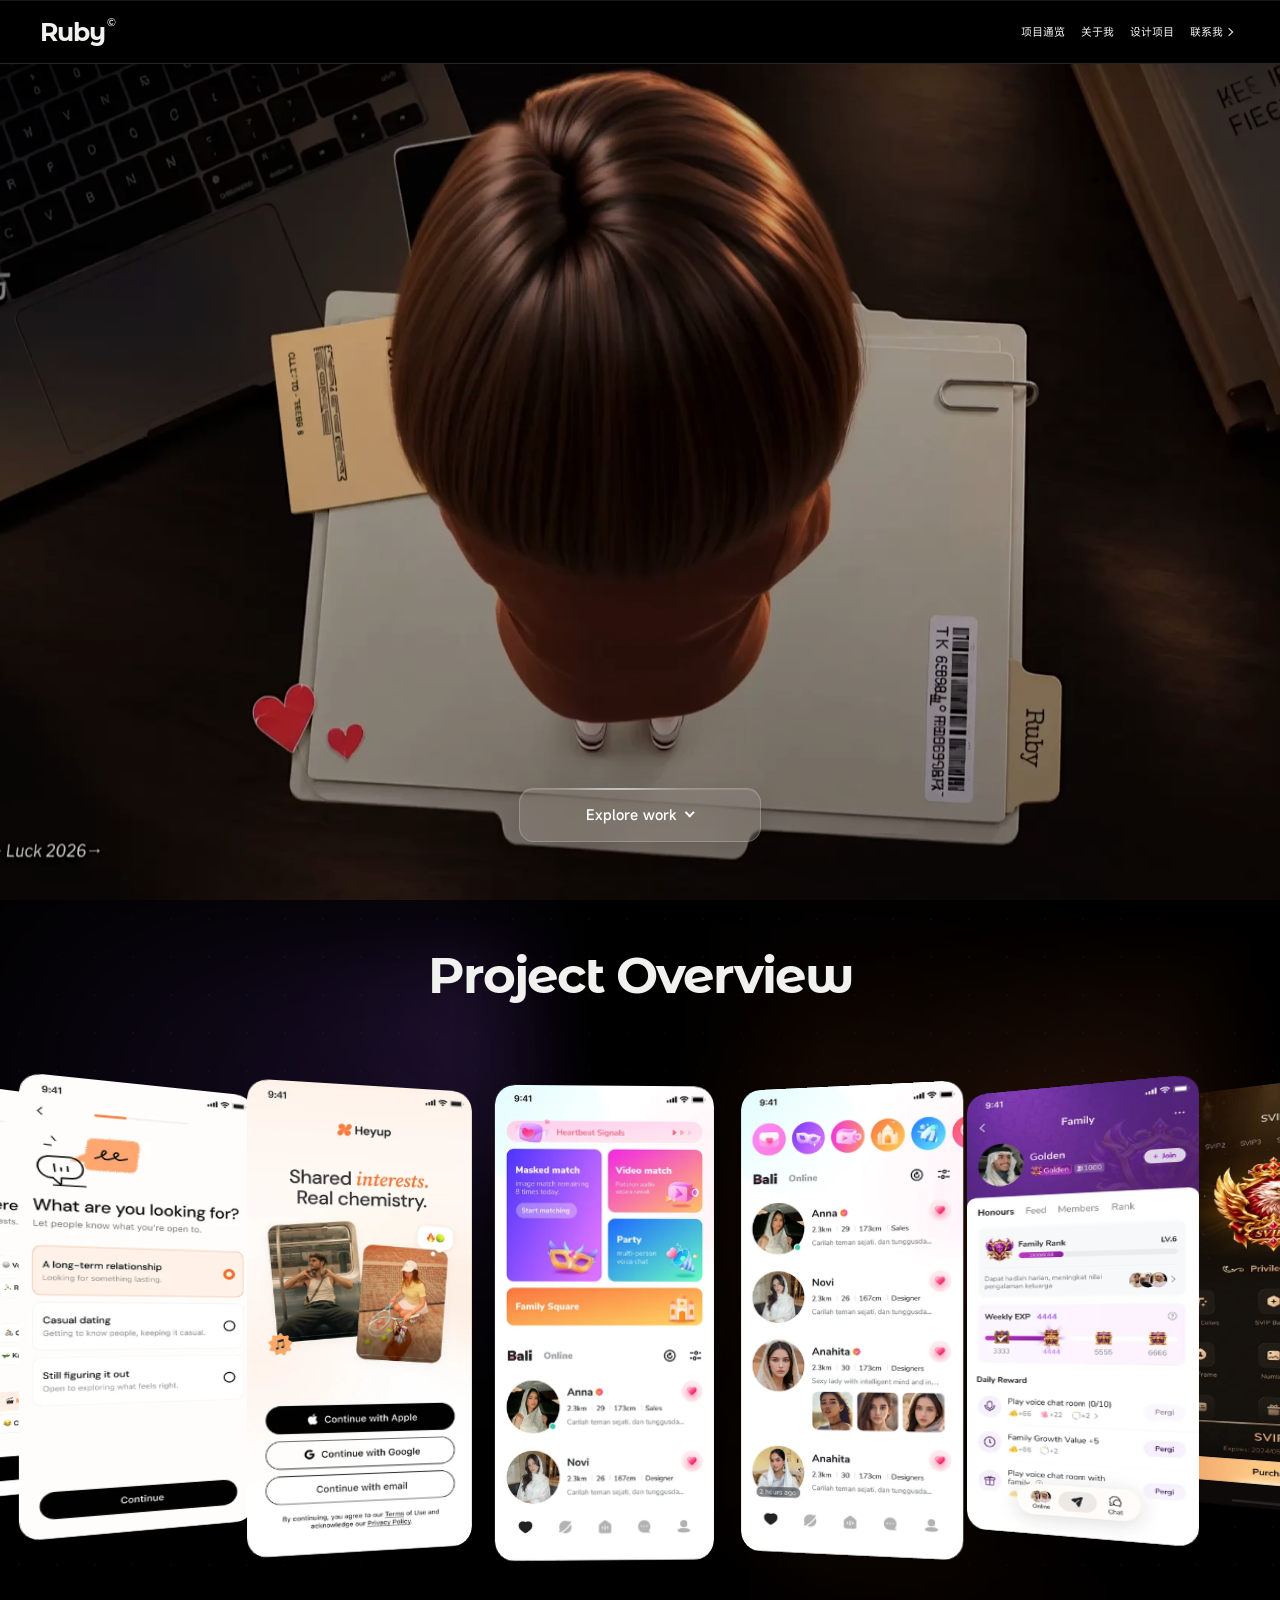
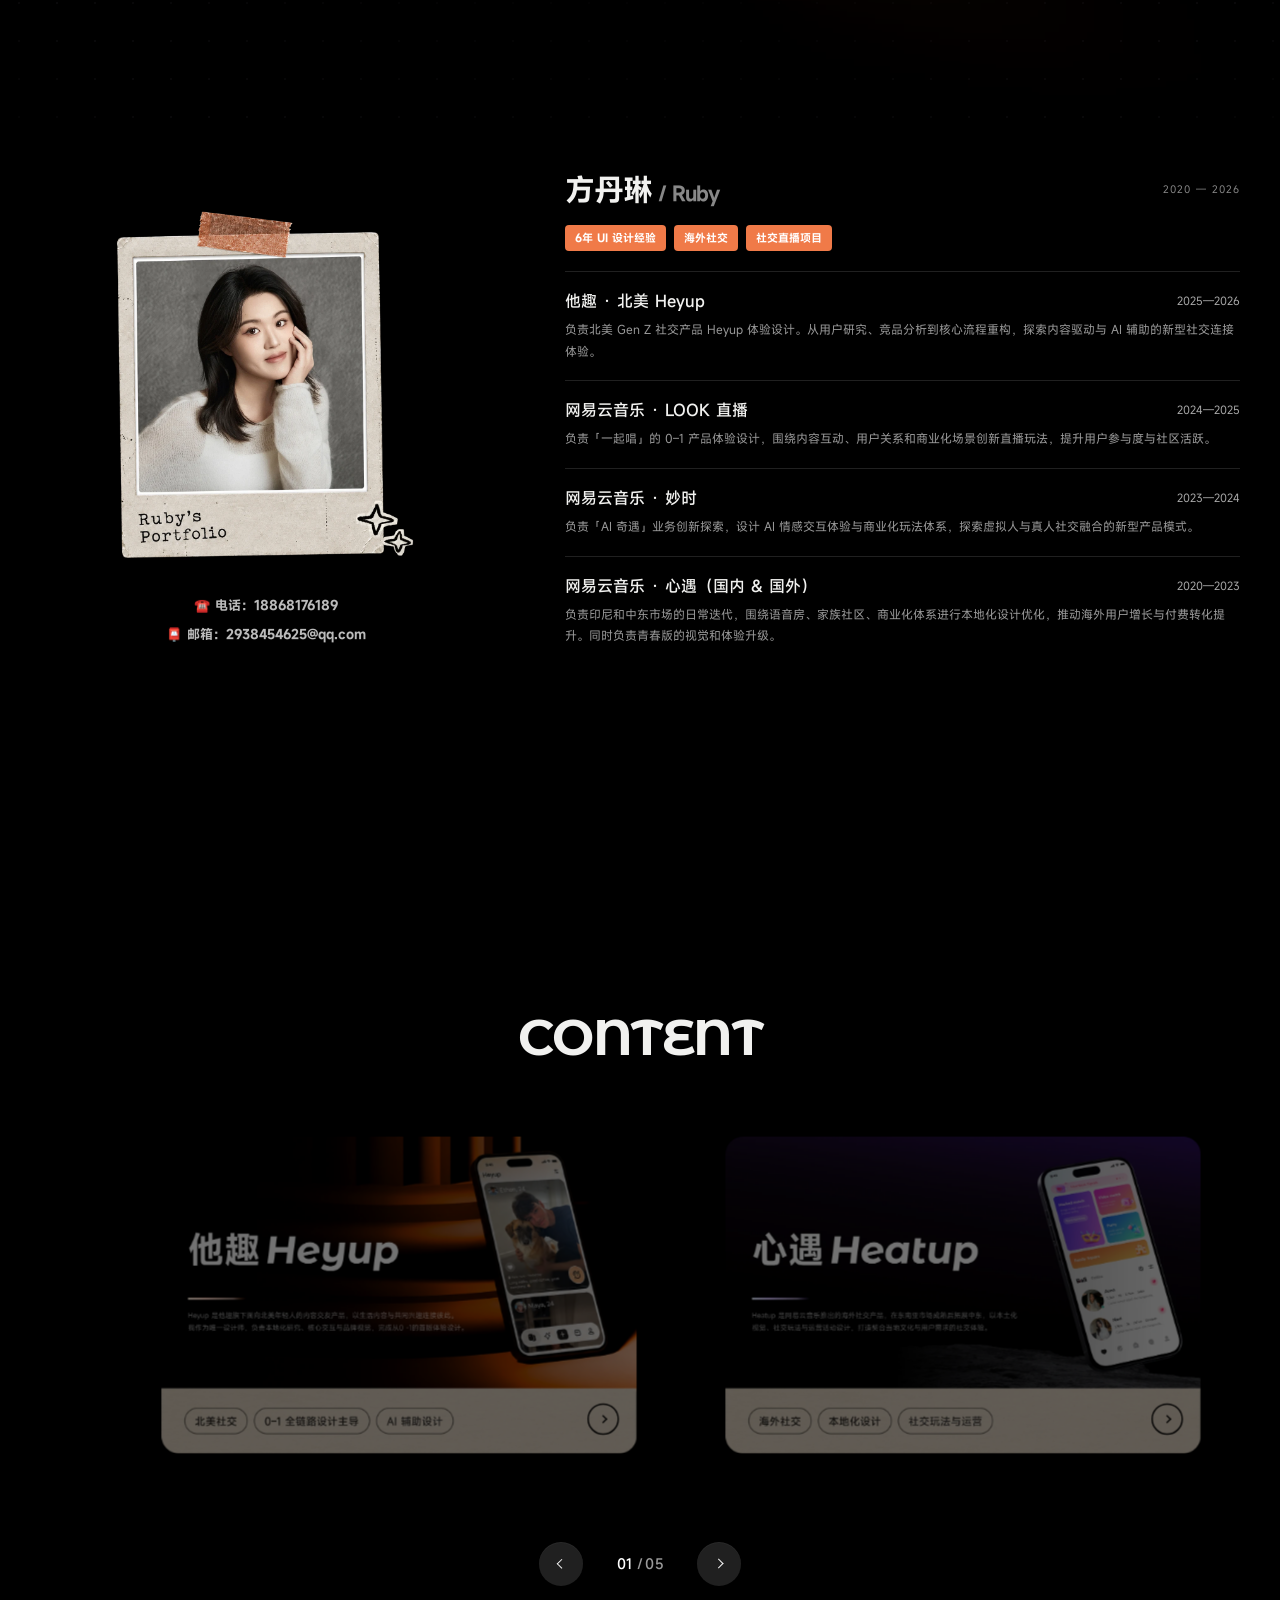
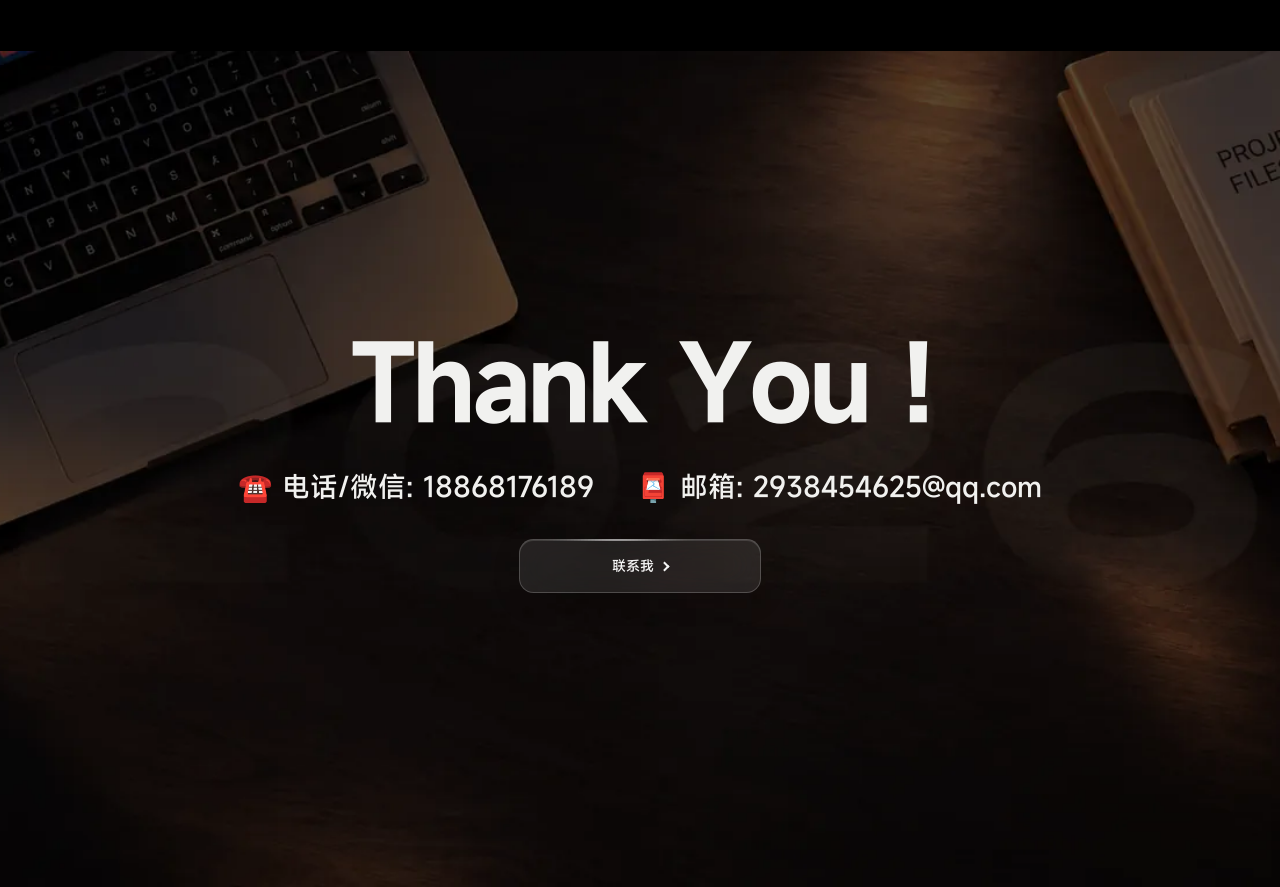
<file: index.html>
<!doctype html><html lang="zh-CN"><head><meta charset="UTF-8"><meta name="viewport" content="width=device-width,initial-scale=1"><title>Ruby 方丹琳 · UI Designer</title><style>
500;600;700&display=swap');
:root{--bg:#121212;--ink:#ededed;--muted:#8c8c8c;--line:#ffffff20;--accent:#eaeaea}*{box-sizing:border-box}html{scroll-behavior:smooth;scroll-padding-top:80px}body{margin:0;background:var(--bg);color:var(--ink);font-family:'DM Sans',Arial,'PingFang SC',sans-serif}a{color:inherit;text-decoration:none}nav{position:fixed;z-index:20;top:0;width:100%;height:82px;display:flex;align-items:center;justify-content:space-between;padding:0 5%;background:#121212db;backdrop-filter:blur(18px);border-bottom:1px solid var(--line)}.logo{font-weight:700;font-size:25px;letter-spacing:-1px}.logo i{color:var(--accent);font-style:normal}nav .links{display:flex;gap:34px;font-size:13px}nav a:hover{color:var(--accent)}.nav-end{font-size:12px;color:var(--muted)}.dot{display:inline-block;width:6px;height:6px;border-radius:50%;background:var(--accent);margin-right:8px}section{padding:110px 7%;border-bottom:1px solid var(--line)}.hero{height:100svh;min-height:760px;padding-top:150px;position:relative;overflow:hidden;background:radial-gradient(ellipse at 75% 40%,#36363655,transparent 45%)}.eyebrow{font-size:11px;letter-spacing:2px;color:var(--muted);text-transform:uppercase}.hero h1{font-size:clamp(90px,14vw,210px);font-weight:500;letter-spacing:-.085em;line-height:.87;margin:50px 0 30px;position:relative;z-index:2}.hero h1 span{font-family:Georgia,serif;font-style:italic;font-weight:400;color:var(--accent);letter-spacing:-.07em}.hero-bottom{display:flex;justify-content:space-between;align-items:end;position:absolute;bottom:45px;left:7%;right:7%;font-size:13px;line-height:1.9}.hero-bottom p{color:#b6b6b6}.pill{border:1px solid #767676;padding:13px 24px;border-radius:50px;display:inline-flex;gap:35px;align-items:center}.pill:hover{background:var(--accent);color:var(--bg)}.orb{position:absolute;right:3%;top:21%;width:390px;height:390px;border:1px solid #eaeaea40;border-radius:50%;transform:rotate(-25deg);animation:spin 24s linear infinite}.orb:before,.orb:after{content:'';position:absolute;inset:30px -50px;border:1px solid #eaeaea80;border-radius:50%;transform:rotate(65deg)}.orb:after{inset:75px -55px;transform:rotate(-20deg);box-shadow:0 0 70px #eaeaea10}.orbit-dot{position:absolute;top:25px;left:60px;width:20px;height:20px;background:var(--accent);border-radius:50%;box-shadow:0 0 40px #eaeaea70}@keyframes spin{to{transform:rotate(335deg)}}.section-top{display:flex;justify-content:space-between;align-items:center;margin-bottom:65px}.section-top small{color:var(--muted)}h2{font-size:clamp(42px,6vw,80px);font-weight:500;letter-spacing:-3px;margin:0}h2 em{font-family:Georgia,serif;font-weight:400;color:var(--accent)}.about-grid{display:grid;grid-template-columns:.85fr 1.2fr;gap:10%}.portrait{height:510px;background:#2a2a2a;position:relative;overflow:hidden}.portrait img{width:100%;height:100%;object-fit:cover;filter:grayscale(1)}.caption{position:absolute;bottom:15px;left:20px;font-size:10px;letter-spacing:2px;background:#111111aa;padding:8px}.bio h3{font-size:32px;font-weight:400;margin:0 0 25px}.bio p{font-size:15px;color:#b0b0b0;line-height:2}.tags{display:flex;flex-wrap:wrap;gap:8px;margin:28px 0 45px}.tags span{border:1px solid var(--line);padding:8px 13px;border-radius:20px;font-size:11px}.career{border-top:1px solid var(--line);padding:22px 0;display:flex;justify-content:space-between;font-size:13px}.career small{color:var(--muted)}.note{font-size:11px!important;color:var(--muted)!important}.projects{display:grid;grid-template-columns:1fr 1fr;gap:42px 28px}.project{cursor:pointer}.art{height:370px;overflow:hidden;position:relative;display:grid;place-items:center;transition:background .4s}.project:hover .mock{transform:rotate(0) scale(1.05)}.art.one{background:#cccccc}.art.two{background:#b9b9b9}.art.three{background:#a0a0a0}.art.four{background:#373737}.mock{transition:transform .5s;transform:rotate(-9deg);width:170px;height:285px;background:#f5f5f5;border:7px solid #232323;border-radius:28px;box-shadow:20px 25px 40px #00000033;padding:20px 10px;color:#292929;font-size:10px}.mock h4{font-size:23px;margin:15px 0}.mock .block{height:95px;border-radius:12px;background:#b4b4b4;display:grid;place-items:center;font-size:45px}.mock .rows{height:35px;border-bottom:1px solid #cccccc;margin-top:7px}.desktop{width:80%;height:220px;background:#ececec;border:7px solid #272727;border-radius:9px;transform:rotate(6deg);padding:20px;color:#383838}.desktop h4{font-size:30px;margin:12px 0}.swatches{display:flex;gap:8px;margin-top:25px}.swatches i{height:65px;flex:1;border-radius:8px;background:#8b8b8b}.swatches i:nth-child(2){background:#cccccc}.swatches i:nth-child(3){background:#5a5a5a}.typography{font-size:100px;font-family:Georgia;color:#292929;letter-spacing:-8px}.design-system{display:grid;grid-template-columns:repeat(3,65px);gap:12px;transform:rotate(-12deg)}.design-system i{height:65px;background:#eaeaea;border-radius:14px}.design-system i:nth-child(even){border-radius:50%;background:#ededed}.project-meta{display:flex;justify-content:space-between;align-items:center;margin-top:22px}.project-meta h3{margin:0 0 8px;font-size:20px;font-weight:500}.project-meta p{margin:0;color:var(--muted);font-size:11px}.arrow{font-size:24px}.contact{padding-bottom:40px}.contact h2{font-size:clamp(65px,11vw,160px);line-height:1.1;margin:40px 0}.contact-row{display:flex;justify-content:space-between;align-items:center;margin:50px 0 100px}.contact-row p{color:var(--muted);font-size:14px;line-height:1.8}button{font:inherit;color:inherit;cursor:pointer;background:none}.contact button{background:var(--accent);color:#191919;border:0;border-radius:40px;padding:20px 32px}.footer{border-top:1px solid var(--line);padding-top:28px;display:flex;justify-content:space-between;color:var(--muted);font-size:11px}dialog{background:#1d1d1d;color:var(--ink);border:1px solid #6e6e6e;border-radius:20px;max-width:550px;padding:35px}dialog::backdrop{background:#000000bb;backdrop-filter:blur(8px)}dialog p{color:#b6b6b6;line-height:1.9}dialog button{padding:9px 20px;border:1px solid #666666;border-radius:20px}.reveal{opacity:0;transform:translateY(25px);transition:opacity .8s,transform .8s}.reveal.visible{opacity:1;transform:none}@media(max-width:700px){nav{height:65px}.nav-end{display:none}nav .links{gap:18px;font-size:11px}section{padding:80px 6%}.hero{min-height:700px}.hero h1{font-size:22vw;margin-top:100px}.orb{width:230px;height:230px;right:-70px;top:35%}.hero-bottom{left:6%;right:6%}.hero-bottom .eyebrow{display:none}.about-grid{grid-template-columns:1fr;gap:35px}.portrait{height:420px}.projects{grid-template-columns:1fr}.art{height:340px}.section-top{margin-bottom:35px}.contact-row{align-items:start;gap:20px;flex-direction:column;margin-bottom:70px}h2{letter-spacing:-2px}}@media(prefers-reduced-motion:reduce){*{scroll-behavior:auto!important;animation:none!important;transition:none!important}.reveal{opacity:1;transform:none}}

nav{background:rgba(20,20,20,.46);backdrop-filter:blur(26px) saturate(0);-webkit-backdrop-filter:blur(26px) saturate(0);box-shadow:inset 0 1px 0 #ffffff18,0 8px 32px #00000016;border-bottom:1px solid #ffffff26}
#work{overflow:hidden}.projects{display:flex;gap:24px;overflow-x:auto;scroll-snap-type:x mandatory;scrollbar-width:none;padding:38px max(24px,calc((100% - 540px)/2)) 40px;margin:0 -8.15%;overscroll-behavior-x:contain}.projects::-webkit-scrollbar{display:none}.project{flex:0 0 min(540px,76vw);scroll-snap-align:center;transform:scale(.88);opacity:.45;transition:transform .5s,opacity .5s}.project.selected{transform:scale(1);opacity:1}.project-link{display:block}.project:focus-within{outline:none}.project .art{height:370px}.carousel-controls{display:flex;align-items:center;justify-content:center;gap:24px;margin-top:12px}.carousel-controls button{width:44px;height:44px;border:1px solid #ffffff40;border-radius:50%;font-size:20px}.carousel-controls button:hover{background:#eee;color:#111}.carousel-count{font-size:12px;letter-spacing:3px;color:#aaa}.art.five{background:#aaa}.editorial{font-family:Georgia,serif;font-size:90px;color:#222;line-height:.8;letter-spacing:-5px}.editorial small{font:10px Arial;letter-spacing:5px}.project-meta h3{font-size:18px}@media(max-width:700px){.project .art{height:330px}.projects{gap:8px}.section-top small{font-size:9px}}

/* Viewport-sized presentation sections */
@media(min-width:701px){
#about,#work{height:calc(100svh - 82px);min-height:590px;padding:30px 7%;display:flex;flex-direction:column;scroll-margin-top:0}
#about .section-top,#work .section-top{margin-bottom:24px;flex-shrink:0}
#about h2,#work h2{font-size:clamp(40px,5vw,66px)}
#about .about-grid{flex:1;min-height:0;grid-template-columns:.8fr 1.2fr;gap:7%;align-items:stretch}
#about .portrait{height:100%;min-height:0;max-height:480px}
#about .portrait img{object-position:center 35%}
#about .bio h3{font-size:28px;margin:12px 0 14px!important}
#about .tags{margin:12px 0 20px;gap:6px}#about .tags span{padding:6px 10px}
#about .career{padding:13px 0;font-size:12px;line-height:1.65}
#about .bio>.eyebrow{margin-bottom:12px!important}
#about .note{margin:8px 0 0;font-size:10px!important}
#work{position:relative;justify-content:flex-start}
#work .projects{flex:1;min-height:0;margin:0 -8.15%;padding-top:15px;padding-bottom:12px;align-items:center}
#work .project{flex-basis:min(540px,65vw)}
#work .project .art{height:clamp(250px,calc(100svh - 340px),390px)}
#work .project-meta{margin-top:18px}#work .project-meta h3{font-size:17px}
}
#work{position:relative}.project-arrow{position:absolute;z-index:4;top:55%;width:46px;height:46px;border-radius:50%;border:1px solid #ffffff50;background:#18181899;backdrop-filter:blur(15px);color:#fff;font-size:24px;display:grid;place-items:center;transition:background .2s}.project-arrow:hover{background:#eee;color:#111}.project-arrow.prev{left:3%}.project-arrow.next{right:3%}.project-arrow:focus-visible{outline:2px solid white;outline-offset:4px}
@media(max-width:700px){#about,#work{padding-top:35px;padding-bottom:35px}#work .section-top{margin-bottom:12px}#work .project .art{height:300px}.project-arrow{width:38px;height:38px}.project-arrow.prev{left:2%}.project-arrow.next{right:2%}}

:root{--nav-height:82px}html{scroll-padding-top:var(--nav-height)}
#home{height:100svh;min-height:0;padding:calc(var(--nav-height) + clamp(24px,5vh,55px)) 7% 28px;display:flex;flex-direction:column;justify-content:space-between;background:#111;isolation:isolate}
.hero-media{position:absolute;inset:0;z-index:-1;background:#111}.hero-media video{display:block;width:100%;height:100%;object-fit:cover;object-position:center}.hero-media:after{content:'';position:absolute;inset:0;background:linear-gradient(#0003,#0001 50%,#0007);pointer-events:none}
#home h1{font-size:clamp(64px,min(14vw,22vh),200px);margin:24px 0;flex:1;display:flex;flex-direction:column;justify-content:center;line-height:.9}#home h1 br{display:none}#home .hero-bottom{position:relative;inset:auto;flex-shrink:0;gap:20px;z-index:2}#home .hero-bottom p{margin-bottom:0}
#contact{height:calc(100svh - var(--nav-height));min-height:0;padding:32px 7%;display:flex;flex-direction:column;justify-content:space-between;border-bottom:0}#contact .section-top{margin:0}#contact h2{font-size:clamp(48px,min(10.5vw,17vh),145px);margin:25px 0;line-height:1.1}#contact .contact-row{margin:0;gap:20px}#contact .contact-row p{margin:0}
.project-arrow.prev{left:max(10px,calc(50% - min(270px,32.5vw) - 62px))}.project-arrow.next{right:max(10px,calc(50% - min(270px,32.5vw) - 62px))}
.qr-image{display:block;width:min(240px,65vw);height:auto;aspect-ratio:1;object-fit:contain;margin:20px auto 25px}dialog{max-height:90svh;overflow:auto}
@media(max-width:700px){:root{--nav-height:65px}#home{padding-left:6%;padding-right:6%}#home h1{font-size:clamp(55px,min(18vw,20vh),125px);margin:20px 0}#home .hero-bottom{flex-wrap:wrap;align-items:center}#home .hero-bottom .eyebrow{display:none}#home .hero-bottom p{font-size:12px}#home .pill{font-size:12px;padding:12px 18px;gap:15px}#contact{padding:28px 6%}#contact .contact-row{flex-direction:column;align-items:flex-start}#contact h2{font-size:clamp(42px,min(11vw,15vh),85px)}.project-arrow.prev{left:max(8px,calc(50% - 38vw - 22px))}.project-arrow.next{right:max(8px,calc(50% - 38vw - 22px))}}
@media(max-height:520px){#home .hero-bottom p{display:none}#home h1{font-size:min(12vw,20vh)}#contact h2{font-size:min(9vw,15vh)}#contact .contact-row p{font-size:12px}}
nav .links{margin-left:auto}nav{gap:24px}#home .hero-bottom{align-items:flex-start;justify-content:flex-start}#home .hero-bottom .pill{margin-left:clamp(40px,12vw,180px);align-self:flex-start}#contact{padding-bottom:max(72px,calc(48px + env(safe-area-inset-bottom)))}.project-arrow{transform:translateY(-50%)}@media(max-width:700px){#home .hero-bottom{align-items:flex-start}#home .hero-bottom .pill{margin-left:auto}#contact{padding-bottom:max(60px,calc(32px + env(safe-area-inset-bottom)))}}nav{height:64px}:root{--nav-height:64px}html{scroll-padding-top:64px}.chevron{display:inline-block;width:9px;height:9px;border-top:2px solid currentColor;border-right:2px solid currentColor;transform:rotate(45deg);vertical-align:middle;margin:0 4px}.chevron.left{transform:rotate(-135deg)}@media(max-width:700px){nav{height:56px}:root{--nav-height:56px}html{scroll-padding-top:56px}}#home .hero-bottom .pill{margin-left:auto}#modalTitle{text-align:center;margin:5px 30px 22px}#modal{padding-top:46px}#modal #close{position:absolute;right:15px;top:15px;padding:0;width:32px;height:32px;border:0;display:grid;place-items:center;background:transparent}#modal #close:hover{background:#ffffff18}#work .section-top{margin-bottom:12px}#work .projects{align-items:flex-start;padding-top:8px;padding-bottom:8px;flex:0 0 auto}#work .project .art{height:clamp(220px,calc(100svh - 355px),360px)}.project-actions{display:flex;justify-content:center;gap:16px;margin-top:16px;flex-shrink:0}#work .project-arrow{position:static;transform:none;width:34.02px;height:34.02px}.project-arrow .chevron{width:10px;height:10px}@media(min-width:701px){#about,#work{height:calc(100svh - 64px)}#work{min-height:0;padding-top:24px;padding-bottom:20px}}@media(max-width:700px){#work .project .art{height:280px}.project-actions{margin-top:10px}#home .hero-bottom .pill{margin-left:auto}}
body{background:#0c0c0c;color:#f1f1ef;-webkit-font-smoothing:antialiased}nav{background:#10101080}nav a{transition:opacity .2s}nav a:hover{opacity:.65}section{border-color:#ffffff14}.eyebrow,.section-top small{letter-spacing:2px;font-size:10px}#about{padding:28px 7%;height:calc(100svh - 64px);min-height:610px}#about .section-top{margin-bottom:22px}#about h2{font-size:clamp(36px,4vw,58px)}.profile-layout{display:grid;grid-template-columns:minmax(190px,.68fr) 1.7fr;gap:6%;flex:1;min-height:0}.profile-person{display:flex;flex-direction:column;min-height:0}.profile-photo{flex:1;min-height:0;overflow:hidden;background:transparent;border:0}.profile-photo img{display:block;width:100%;height:100%;object-fit:cover;filter:grayscale(1)}.profile-contact{display:flex;flex-direction:column;gap:9px;padding-top:18px;font-size:12px;color:#bbb}.profile-content{min-width:0}.profile-heading{display:flex;justify-content:space-between;align-items:center;gap:12px}.profile-heading h3{margin:0;font-size:30px;font-weight:500;letter-spacing:-1px}.profile-heading h3 span{font-size:20px;color:#888}.years{font-size:10px;color:#888;letter-spacing:1px}.profile-tags{display:flex;gap:8px;flex-wrap:wrap;margin:16px 0 20px}.profile-tags span{border:1px solid #ffffff26;border-radius:4px;padding:6px 10px;font-size:11px}.experience{border-top:1px solid #ffffff20;padding:12px 0}.experience>div{display:flex;justify-content:space-between;align-items:center;gap:15px}.experience h4{font-size:14px;font-weight:500;margin:0}.experience time{font-size:11px;color:#aaa;white-space:nowrap}.experience p{font-size:12px;line-height:1.85;color:#999;margin:7px 0 0}.modal-contact{display:flex;justify-content:center;gap:25px;font-size:13px}.modal-contact a{border-bottom:1px solid #777;padding-bottom:6px}#modalText{text-align:center;font-size:13px}.project .art{border:1px solid #ffffff16}.project-meta p{letter-spacing:.4px}button:focus-visible,a:focus-visible{outline:2px solid #ddd;outline-offset:5px}@media(min-width:1100px) and (min-height:800px){.experience{padding:18px 0}.experience p{font-size:14px}.experience h4{font-size:16px}}@media(max-width:700px){#about{height:auto;min-height:0;padding:30px 6%}.profile-layout{grid-template-columns:1fr;gap:28px}.profile-person{display:grid;grid-template-columns:130px 1fr;gap:20px;align-items:end}.profile-photo{height:170px}.profile-contact{font-size:11px;padding-bottom:10px}.profile-heading h3{font-size:28px}.experience{padding:16px 0}.experience p{font-size:13px}.profile-tags{margin-bottom:20px}}
html,body{background:#000}:root{--bg:#000}#home,.hero-media{background:#000}nav{background:#0009}.profile-photo{background:transparent;border:0;display:flex;align-items:center;justify-content:center}.profile-photo img{filter:none;object-fit:contain;width:100%;height:100%}.qr-image{width:min(280px,65vw);height:auto;aspect-ratio:auto;filter:none}.project-cover{background:#000!important}.project-cover img{display:block;width:100%;height:100%;object-fit:contain;filter:none}#contact{position:relative;padding:0;height:calc(100svh - var(--nav-height));min-height:0;display:flex;align-items:center;justify-content:center;background:#000;isolation:isolate}.contact-cover{display:block;width:100%;height:100%;object-fit:contain;filter:none}#contact #contactBtn{position:absolute;bottom:max(36px,env(safe-area-inset-bottom));right:5%;z-index:1}#about{height:auto;min-height:0;padding-top:32px;padding-bottom:32px;display:block}.profile-layout{align-items:stretch}.profile-person{justify-content:space-between}.profile-photo{flex:1;max-height:410px}.profile-contact{text-align:center;align-items:center;padding-top:20px;padding-bottom:4px;line-height:1.8;font-size:11px}.profile-content{padding-bottom:0}.experience:last-child{padding-bottom:0}#work{height:auto;min-height:0;padding-top:24px;padding-bottom:28px}#work .projects{flex:none;padding-top:8px;padding-bottom:8px}.project-cover{position:relative}.cover-enter{position:absolute;bottom:18px;right:18px;width:44px;height:44px;border:1px solid #ffffff65;border-radius:50%;display:grid;place-items:center;background:#ffffff18;backdrop-filter:blur(18px);-webkit-backdrop-filter:blur(18px);box-shadow:0 4px 20px #0003}.project-link:hover .cover-enter{background:#ffffff35}.qr-image{aspect-ratio:1;object-fit:contain;width:min(260px,65vw)}@media(max-width:700px){.profile-person{display:flex;align-items:center}.profile-photo{height:270px;flex:none;width:100%}.profile-contact{padding-top:12px}.profile-layout{gap:24px}}
@font-face{font-family:MiSans;src:url('assets/optimized/MiSans-Regular-3d7a1f1793.woff2') format('woff2');font-weight:400;font-display:swap}@font-face{font-family:MiSans;src:url('assets/optimized/MiSans-Medium-09814c353e.woff2') format('woff2');font-weight:500;font-display:swap}@font-face{font-family:MiSans;src:url('assets/optimized/MiSans-Semibold-93938d1180.woff2') format('woff2');font-weight:600 900;font-display:swap}@font-face{font-family:'Montserrat Alternates';src:url('assets/optimized/MontserratAlternates-Black-a3885d3fa3.woff2') format('woff2');font-weight:900;font-display:swap}body,button,input,dialog{font-family:MiSans,sans-serif}.logo,.english-title{font-family:'Montserrat Alternates',MiSans,sans-serif;font-weight:900}.logo{letter-spacing:-1.3px}nav{padding-left:24px;padding-right:24px}#home h1,#home h1 span{font-family:'Montserrat Alternates',sans-serif;font-weight:900;font-style:normal;letter-spacing:-.065em}#home h1{font-size:clamp(52px,min(11vw,18vh),160px)}.profile-layout{grid-template-columns:minmax(260px,.95fr) minmax(0,1.4fr);gap:7%;max-width:1140px;margin:auto}.profile-photo{max-height:510px}.profile-photo img{object-fit:contain}.profile-content{max-width:650px}.experience p{line-height:1.8}#contact #contactBtn{background:rgba(255,255,255,.1);color:white;border:1px solid #ffffff40;backdrop-filter:blur(20px);-webkit-backdrop-filter:blur(20px);left:50%;right:auto;transform:translateX(-50%);bottom:var(--contact-image-bottom,30px);white-space:nowrap}@media(max-width:700px){.profile-layout{grid-template-columns:1fr}.profile-photo{height:350px;max-height:none}.profile-content{max-width:none}}nav{padding-left:40px;padding-right:40px}#home,#about,#work{padding-left:40px;padding-right:40px}.profile-layout{max-width:none}.content-title{font-family:'Montserrat Alternates',sans-serif;font-weight:900;font-size:clamp(26px,4vw,48px);letter-spacing:-1.5px;margin:0 0 22px;line-height:1.2;text-align:center}#work .projects{margin-left:-40px;margin-right:-40px}#contact{margin-left:40px;margin-right:40px;width:calc(100% - 80px)}#contact #contactBtn{width:240px;max-width:80%;height:44px;padding:0 24px;display:flex;justify-content:center;align-items:center;gap:22px;font-size:14px}@media(max-width:700px){nav{padding-left:40px;padding-right:40px}nav .links{gap:14px}#home,#about,#work{padding-left:40px;padding-right:40px}.content-title{margin-bottom:18px}.profile-person{min-width:0}.profile-contact{font-size:10px}.profile-heading{flex-wrap:wrap}}
nav .links a:last-child{display:inline-flex;align-items:center;gap:4px}nav .links a:last-child .chevron{margin:0;width:8px;height:8px}#contact{margin-left:0;margin-right:0;width:100%}.contact-cover{width:100%;height:100%;object-fit:contain}#contact #contactBtn{gap:7px}#contact #contactBtn .chevron{margin:0}.profile-person{justify-content:flex-start}.profile-photo{flex:none;height:440px;max-height:440px}.profile-contact{margin-top:12px;padding-top:0;padding-bottom:0;font-size:13px;font-weight:600;gap:6px}.experience p{font-size:11px;line-height:1.8}.project-actions{margin-top:34px;margin-bottom:12px}@media(min-width:1100px) and (min-height:800px){.experience p{font-size:12px}}@media(max-width:700px){.profile-photo{height:350px;max-height:350px}.profile-contact{font-size:12px}.experience p{font-size:11px}.project-actions{margin-top:26px}}
@media(min-width:701px){.profile-layout{align-items:end}.profile-content{align-self:end}.profile-person{align-self:start}.profile-content .experience:last-child p{margin-bottom:0}.profile-contact{padding-bottom:0}}#contact{overflow:hidden}.contact-cover{width:100%;height:100%;object-fit:cover;object-position:center center}#contact #contactBtn{bottom:max(68px,17%);}
/* Shared monochrome button language */
:root{--button-border:rgba(255,255,255,.18);--button-hover:rgba(255,255,255,.14)}
button,.pill,.back,.next-circle,.prev-circle,.cover-enter{transition:background .2s ease,border-color .2s ease,box-shadow .2s ease,opacity .2s ease; -webkit-tap-highlight-color:transparent}
button:focus-visible,.pill:focus-visible,.back:focus-visible,.next-circle:focus-visible,.prev-circle:focus-visible{outline:2px solid #fff;outline-offset:4px}
.pill{min-height:44px;border:1px solid var(--button-border);background:rgba(255,255,255,.07);backdrop-filter:blur(18px);-webkit-backdrop-filter:blur(18px);box-shadow:inset 0 1px 0 #ffffff0a;font-size:13px;font-weight:500;padding:12px 22px;gap:18px}
.pill:hover{background:#f1f1f1;color:#111;border-color:#f1f1f1;box-shadow:0 4px 24px #ffffff0c}.pill:active{background:#d9d9d9}
#contact #contactBtn{height:44px;border:1px solid var(--button-border);border-radius:24px;background:#ffffff1a;color:#f5f5f5;box-shadow:inset 0 1px 0 #ffffff12;backdrop-filter:blur(24px);-webkit-backdrop-filter:blur(24px);font-weight:500}
#contact #contactBtn:hover{background:#ffffff2b;border-color:#ffffff55;box-shadow:inset 0 1px 0 #ffffff20,0 6px 24px #0003}#contact #contactBtn:active{background:#ffffff36}
#work .project-arrow,.end>a.next-circle,.end>a.prev-circle{width:44px;height:44px;border:1px solid var(--button-border);background:#ffffff08;color:#ddd;box-shadow:inset 0 1px 0 #ffffff08;display:grid;place-items:center;border-radius:50%;padding:0}
#work .project-arrow:hover,.end>a.next-circle:hover,.end>a.prev-circle:hover{background:#f1f1f1;color:#111;border-color:#f1f1f1}#work .project-arrow:active,.end>a.next-circle:active,.end>a.prev-circle:active{background:#ccc;color:#111}
.cover-enter{width:44px;height:44px;border:1px solid #ffffff40;background:#ffffff18;backdrop-filter:blur(22px);-webkit-backdrop-filter:blur(22px);box-shadow:inset 0 1px 0 #ffffff16,0 4px 16px #0002}.project-link:hover .cover-enter{background:#ffffff35;border-color:#ffffff80}.project-link:active .cover-enter{background:#ffffff50}
.sidebar .back{min-height:32px;display:inline-flex;align-items:center;border:1px solid var(--button-border);border-radius:18px;padding:5px 11px;color:#bbb;background:#ffffff05;font-size:11px}.sidebar .back:hover{color:#fff;background:var(--button-hover);border-color:#ffffff35}
nav .links a{min-height:36px;display:inline-flex;align-items:center;justify-content:center;border-radius:18px;padding:0 12px;opacity:1}nav .links{gap:10px}nav .links a:hover{background:#ffffff0d;color:white;opacity:1}nav .links a:active{background:#ffffff18}
.modal-contact a{border:1px solid var(--button-border);border-radius:20px;padding:8px 16px;background:#ffffff06}.modal-contact a:hover{background:var(--button-hover);border-color:#ffffff40}#modal #close{width:32px;height:32px;border-radius:50%;color:#999}#modal #close:hover{background:#ffffff12;color:white}.chevron{width:8px;height:8px;border-width:1.7px}.project-arrow .chevron{width:9px;height:9px}
@media(max-width:700px){nav .links{gap:0}nav .links a{padding:0 8px;font-size:11px}.sidebar .back{min-height:30px}.pill{min-height:44px}}
@media(prefers-reduced-motion:reduce){button,.pill,.back,.next-circle,.prev-circle,.cover-enter{transition:none}}

/* Screenshot-led controls */
.sidebar .back{width:40px;height:40px;min-height:40px;display:grid;place-items:center;padding:0;border-radius:12px;background:#1b1c1e;border:1px solid #ffffff08;box-shadow:inset 0 0 0 1px #ffffff03;color:#f5f5f5}.sidebar .back:hover{background:#292b2e;border-color:#ffffff12}.sidebar .back:active{background:#333538}
.back-icon{display:block;width:21px;height:21px}.sidebar .toc{top:86px}
#work .project-arrow,.end>a.next-circle,.end>a.prev-circle{background:#202020;border:0;box-shadow:none;color:#f4f4f4;width:44px;height:44px}.project-arrow:hover,.end>a.next-circle:hover,.end>a.prev-circle:hover{background:#343434!important;color:#fff!important}
.cover-enter{background:rgba(255,255,255,.19);border:0;box-shadow:none;backdrop-filter:blur(20px);-webkit-backdrop-filter:blur(20px);color:#fff;width:42px;height:42px}.project.selected .cover-enter{background:rgba(76,83,90,.66)}.project-link:hover .cover-enter{background:rgba(105,113,122,.76);border:0}.project-link:active .cover-enter{background:rgba(125,134,143,.86)}
.pill{background:#1f1f1f;border:1px solid #ffffff08;border-radius:12px;box-shadow:none;padding:12px 22px;gap:12px;color:#f5f5f5}.pill:hover{background:#303030;color:#fff;border-color:#ffffff12}.pill:active{background:#3b3b3b}
#contact #contactBtn{border-radius:12px;background:rgba(255,255,255,.18);backdrop-filter:blur(24px);-webkit-backdrop-filter:blur(24px);border:1px solid #ffffff08;box-shadow:none;font-weight:500}#contact #contactBtn:hover{background:rgba(255,255,255,.26);border-color:#ffffff12;box-shadow:none}
#modal{width:min(440px,calc(100vw - 40px));max-width:440px;max-height:calc(100svh - 40px);border:0;border-radius:22px;background:#202123;color:#f7f7f7;padding:32px;box-shadow:0 24px 100px #0005;overflow:auto}#modal::backdrop{background:#000a;backdrop-filter:blur(8px)}#modalTitle{font-family:MiSans,sans-serif;text-align:left;font-size:21px;font-weight:600;margin:0 32px 16px 0;line-height:1.5}#modalText{font-size:12px;color:#92979d;line-height:1.9;text-align:left;margin:0 0 20px}#modal #close{position:absolute;right:18px;top:20px;width:32px;height:32px;border:0;border-radius:8px;color:#f5f5f5;background:transparent}#modal #close:hover{background:#ffffff0c}.modal-contact{justify-content:flex-start;gap:10px}.modal-contact a{background:#f7f8fa;color:#111;border:0;border-radius:9px;padding:9px 17px;font-weight:600;font-size:12px}.modal-contact a:hover{background:#dedfe2;border:0}.qr-image{width:min(240px,100%);border-radius:12px;margin:24px auto 0}nav .links a{border-radius:9px}
@media(max-width:700px){.sidebar .back{width:34px;height:34px;min-height:34px;border-radius:10px}.sidebar .toc{top:auto}.sidebar{gap:12px}#modal{padding:28px 24px}#modalTitle{font-size:20px}.gallery{padding-top:178px}.gallery figure{scroll-margin-top:178px}}
nav .links a:last-child{gap:1px}nav .links a:last-child .chevron{margin:0}#contact #contactBtn{bottom:calc(max(68px,17%) + 32px);gap:2px}#contact #contactBtn .chevron{margin:0}/* Consistent text–icon spacing */
:root{--icon-label-gap:12px}nav .links a:last-child,.pill,#contact #contactBtn,.sidebar .back{gap:var(--icon-label-gap)}nav .links a:last-child .chevron,.pill .chevron,#contact #contactBtn .chevron,.sidebar .back .chevron{margin:0;flex-shrink:0}.pill>span{display:inline-flex;align-items:center}.modal-contact a{display:inline-flex;align-items:center;gap:var(--icon-label-gap)}
#contact #contactBtn{bottom:calc(max(68px,17%) + 64px)}nav{background:rgba(0,0,0,.18);backdrop-filter:blur(0px);-webkit-backdrop-filter:blur(0px);transition:background .4s,backdrop-filter .4s,border-color .4s}nav.scrolled{background:rgba(20,20,20,.56);backdrop-filter:blur(24px);-webkit-backdrop-filter:blur(24px);border-bottom-color:#ffffff20}nav .links a:last-child{gap:6px}.slow-enter{opacity:0;transform:translateY(14px);transition:opacity 1.1s ease,transform 1.1s cubic-bezier(.2,.65,.3,1);transition-delay:var(--enter-delay,0ms)}.slow-enter.entered{opacity:1;transform:translateY(0)}@media(prefers-reduced-motion:reduce){.slow-enter{opacity:1;transform:none;transition:none}nav{transition:none}}#modalTitle{text-align:center;margin:0 24px 22px}#modalText{display:none}.copy-contacts{display:flex;flex-direction:column;align-items:center;gap:8px}.copy-contact{display:inline-flex;align-items:center;justify-content:center;gap:10px;padding:6px 8px;background:transparent;border:0;border-radius:7px;font-size:13px;font-weight:600;color:#eee;max-width:100%;overflow-wrap:anywhere}.copy-contact:hover{background:#ffffff0b}.copy-contact svg{flex-shrink:0;color:#999}#copyStatus{text-align:center;color:#aaa;font-size:11px;min-height:16px;margin-top:6px}#home .pill,#contact #contactBtn{gap:6px}.project-link{transition:transform .3s ease,box-shadow .3s ease;border-radius:8px}.project-link:hover{transform:translateY(-8px);box-shadow:0 20px 48px #000b,0 8px 24px #ffffff0a}.projects{padding-top:18px!important;padding-bottom:20px!important}.sidebar .toc a{transition-duration:1.1s}@media(prefers-reduced-motion:reduce){.project-link:hover{transform:none}.project-link{transition:none}}
nav .links a:last-child{gap:3px}nav .links a:last-child .chevron{width:6px;height:6px;border-width:1.3px;margin:0}#modal{padding-bottom:48px}#modal #copyStatus{min-height:0;height:0;margin:0;position:relative;top:2px}#modal .qr-image{margin-top:20px}#modal #copyStatus:not(:empty){height:16px;min-height:16px}@media(max-width:700px){#modal{padding-bottom:42px}}/* Section placement and compact contact spacing */
#about{padding-top:0}#work{padding-top:56px;margin-top:32px}#modalTitle{margin-bottom:11px}.copy-contacts{gap:4px}.copy-contact{gap:5px;padding-top:3px;padding-bottom:3px}#modal .qr-image{margin-top:10px}
#modalTitle{margin-bottom:22px}.project-link{transition:transform .3s ease,box-shadow .3s ease;transform-origin:center center}.project-link:hover{transform:scale(1.05);box-shadow:0 0 24px #ffffff16,0 0 6px #ffffff0c}.project:has(.project-link:hover){position:relative;z-index:2}.projects{padding-top:24px!important;padding-bottom:24px!important}@media(prefers-reduced-motion:reduce){.project-link:hover{transform:none}.project-link{transition:none}}.project-link:hover{box-shadow:0 0 64px 8px rgba(255,255,255,.075),0 0 110px 18px rgba(255,255,255,.035)}.projects{padding-top:48px!important;padding-bottom:48px!important}#modal .qr-image{margin-top:20px}/* Composite transforms and fade a pre-rendered soft glow. */
.project .art,.project .project-cover,.project-link{border:0;outline:0}.project-link{position:relative;isolation:isolate;box-shadow:none;transform:translateZ(0);transition:transform .3s cubic-bezier(.2,.65,.3,1);backface-visibility:hidden;will-change:transform}.project-link:before{content:'';position:absolute;inset:0;z-index:-1;pointer-events:none;box-shadow:0 10px 72px 10px rgba(255,255,255,.035),0 10px 120px 18px rgba(255,255,255,.018);opacity:0;transition:opacity .3s ease;will-change:opacity}.project-link:hover{transform:translateZ(0) scale(1.05);box-shadow:none}.project-link:hover:before{opacity:1}.project{will-change:transform,opacity;backface-visibility:hidden}#work .project-link:focus-visible{outline:none}@media(prefers-reduced-motion:reduce){.project-link,.project-link:before{transition:none;will-change:auto}.project-link:hover{transform:none}}
#work .content-title{margin-bottom:12px}@media(max-width:700px){#work .content-title{margin-bottom:8px}}#home .hero-media video{object-fit:cover;object-position:center;filter:none}#home .hero-media:after{background:linear-gradient(90deg,#0005,transparent 75%)}#home .hero-media{z-index:-1}#home .hero-bottom{margin-top:auto}#overview{padding:40px 0 30px;min-height:calc(100svh - var(--nav-height));display:flex;flex-direction:column;justify-content:center;overflow:hidden;background:#000}.overview-heading{text-align:center;padding:0 40px}.overview-heading h2{font-size:clamp(38px,5.8vw,82px);line-height:1.05;letter-spacing:-2px;margin:18px 0 20px}.overview-heading .eyebrow{font-size:9px;letter-spacing:2px}.overview-stage{position:relative;height:clamp(240px,43vh,430px);width:100%;overflow:hidden;cursor:grab;touch-action:pan-y;perspective:1100px;outline-offset:-5px}.overview-stage.dragging{cursor:grabbing}.overview-belt{position:absolute;inset:0;transform-style:preserve-3d}.overview-item{position:absolute;left:50%;top:50%;width:clamp(160px,20vw,290px);height:80%;margin:0;will-change:transform;backface-visibility:hidden;overflow:hidden;background:#111;user-select:none}.overview-item img{width:100%;height:100%;object-fit:cover;pointer-events:none;display:block}.overview-bottom{padding:22px 40px 0;display:flex;flex-direction:column;align-items:center;gap:16px;font-size:12px;color:#888}.overview-bottom a{display:inline-flex;align-items:center;gap:6px;color:#ddd;font-size:13px}.overview-bottom small{font-size:9px;letter-spacing:2px;color:#555}@media(max-width:700px){#overview{padding-top:30px;padding-bottom:28px}.overview-heading h2{font-size:44px}.overview-stage{height:330px}.overview-item{width:190px}.overview-bottom{font-size:10px;text-align:center;padding-left:24px;padding-right:24px}}
#overviewTitle{white-space:nowrap;font-size:clamp(22px,5.5vw,78px);letter-spacing:-.04em}.overview-item{background:transparent}.overview-item img{object-fit:contain;width:100%;height:100%}.overview-heading{margin-bottom:16px}@media(max-width:700px){#overviewTitle{font-size:clamp(22px,5.5vw,38px)}} .logo{position:relative;font-weight:900;-webkit-text-stroke:.35px #000;letter-spacing:-1px;display:inline-flex;align-items:flex-start}.logo sup{font-family:MiSans,sans-serif;font-size:10px;line-height:1;font-weight:500;-webkit-text-stroke:0;margin-left:2px;margin-top:1px}#home{margin-top:var(--nav-height);height:calc(100svh - var(--nav-height));padding-top:24px}#overviewTitle{position:relative;top:-20px}.overview-stage{height:calc(clamp(240px,43vh,430px) + 30px)}.project-actions{position:relative;top:-15px}@media(max-width:700px){.overview-stage{height:360px}}@font-face{font-family:'Montserrat Alternates';src:url('assets/optimized/MontserratAlternates-Bold-0defb5d455.woff2') format('woff2');font-weight:700;font-display:swap}#overviewTitle,#work .content-title{font-family:'Montserrat Alternates',sans-serif;font-size:50px;font-weight:700}#overviewTitle{top:-30px}.overview-item{height:80%;width:auto;aspect-ratio:693 / 1501}.overview-item img{width:100%;height:100%;object-fit:contain}.profile-photo img{width:90%;height:90%}.profile-content{position:relative;top:-10px}@media(max-width:700px){#overviewTitle,#work .content-title{font-size:clamp(22px,5.5vw,38px)}}
/* Overview ambient light and surrounding gallery */
#overview{position:relative;isolation:isolate;background:#030305;}
#overview:before{content:"";position:absolute;inset:-15%;z-index:-2;pointer-events:none;background:radial-gradient(ellipse at 18% 38%,rgba(104,59,160,.25),transparent 53%),radial-gradient(ellipse at 83% 55%,rgba(154,72,33,.22),transparent 52%);filter:blur(48px);animation:overviewLight 18s ease-in-out infinite alternate;}
#overview:after{content:"";position:absolute;inset:0;z-index:-1;pointer-events:none;background-image:radial-gradient(circle,rgba(203,192,216,.17) .7px,transparent 1px);background-size:38px 38px;mask-image:radial-gradient(ellipse at 50% 55%,transparent 18%,#0009 75%,transparent 100%);opacity:.48;}
@keyframes overviewLight{from{transform:translate3d(-3%,-2%,0) scale(1)}to{transform:translate3d(4%,3%,0) scale(1.12)}}
#overview .overview-stage{height:clamp(390px,60svh,610px);flex-shrink:0;transform:translateY(-10px);perspective:900px;cursor:ew-resize;overflow:hidden;}
#overview .overview-item{height:88%;width:auto;aspect-ratio:693/1501;transform-style:preserve-3d;}
#overview .overview-item img{height:100%;width:100%;object-fit:contain;}
#home .hero-bottom .pill{background:rgba(255,255,255,.18);border:1px solid rgba(255,255,255,.3);backdrop-filter:blur(22px) saturate(120%);-webkit-backdrop-filter:blur(22px) saturate(120%);box-shadow:inset 0 1px 0 #ffffff20,0 8px 28px #0002;color:#fff;}
#home .hero-bottom .pill:hover{background:rgba(255,255,255,.27);}
@media(max-width:700px){#overview .overview-stage{height:clamp(370px,60svh,520px)}}
@media(prefers-reduced-motion:reduce){#overview:before{animation:none}}
nav .logo{font-weight:500;-webkit-text-stroke:0} .overview-item,.overview-item img{border-radius:20px}#work{margin-top:-68px} .profile-person{align-self:end}.profile-contact{transform:translateY(-24px)}
/* Latest media and section alignment */
#home .hero-media video{width:100%;height:100%;object-fit:cover;object-position:center;}
#overview:before{background:radial-gradient(ellipse at 12% 90%,rgba(104,59,160,.25),transparent 53%),radial-gradient(ellipse at 90% 10%,rgba(154,72,33,.22),transparent 52%);}
#overview .overview-item,#overview .overview-item img{border-radius:20px;}
#home .hero-bottom .pill{background:rgba(255,255,255,.09);border-color:rgba(255,255,255,.2);}
#home .hero-bottom .pill:hover{background:rgba(255,255,255,.16);}
#overview,#work{justify-content:flex-start;padding-top:40px;}
#overview .overview-heading{margin-bottom:16px;}
#overviewTitle{top:0;margin:0;}
#work{margin-top:0;}
#work .content-title{margin-top:0;line-height:1.05;}
@media(max-width:700px){nav .links{gap:16px}nav .links a{font-size:12px}nav .logo{font-size:25px}#overview,#work{padding-top:30px}}

/* About: raise the complete biography; align contact text to its last paragraph. */
@media(min-width:701px){#about .profile-content{top:-34px}#about .profile-contact{position:relative;transform:none;padding-bottom:0;top:var(--contact-align,0px)}}

/* Gallery placement and continuous ambient light across section edges. */
#overview{overflow:visible;background:transparent;isolation:auto;padding-bottom:130px;}
#overview .overview-stage{transform:translateY(90px);}
#overview .overview-heading{position:relative;z-index:2;}
#overview:before{inset:-160px -10% -200px;z-index:0;background:radial-gradient(ellipse 38% 40% at 12% 83%,rgba(104,59,160,.23),transparent 75%),radial-gradient(ellipse 75% 65% at 92% 14%,rgba(174,80,35,.24),transparent 78%);filter:blur(55px);animation:overviewLightFlow 10s ease-in-out infinite alternate;}
#overview:after{z-index:0;}
#overview .overview-stage{z-index:1;}
#about{position:relative;z-index:1;background:transparent;box-sizing:border-box;min-height:calc(100svh - var(--nav-height));padding-bottom:48px;}
@keyframes overviewLightFlow{0%{transform:translate3d(-5%,4%,0) scale(.98);opacity:.7}50%{transform:translate3d(2%,-4%,0) scale(1.1);opacity:1}100%{transform:translate3d(6%,3%,0) scale(1.16);opacity:.85}}
html,body{overflow-x:clip;}
@media(prefers-reduced-motion:reduce){#overview:before{animation:none}}

/* Requested spacing: move profile down, halve the overview's marked 60px gap. */
#about{padding-top:40px;}
#overview .overview-stage{transform:translateY(60px);}
</style><link rel="stylesheet" href="assets/shared-nav.css?v=49835a45a9e1"><style>
/* Contact typography: the second line always uses 30% of the title size. */
#contact{--contact-title-size:min(8vw,120px)}
#contact .contact-cover{position:absolute;inset:0;z-index:-1;object-fit:cover}
#contact .contact-message{width:100%;height:100%;display:flex;flex-direction:column;align-items:center;justify-content:center;text-align:center;padding:24px;gap:calc(var(--contact-title-size)*.24)}
#contact .contact-stagger-title{font-size:var(--contact-title-size);font-weight:700;line-height:1.15;letter-spacing:-.04em;margin:0;white-space:pre}
#contact .contact-stagger-details{font-size:calc(var(--contact-title-size)*.3);font-weight:500;line-height:1.5;letter-spacing:0;margin:0;white-space:pre}
#contact .stagger-letter{display:inline-block;white-space:pre}
#contact.contact-animation-ready .stagger-letter{opacity:0;transform:translateY(.7em);filter:blur(8px)}
#contact.contact-animation-ready.contact-text-visible .stagger-letter{animation:contact-letter-in .65s cubic-bezier(.22,1,.36,1) both;animation-delay:var(--letter-delay)}
@keyframes contact-letter-in{to{opacity:1;transform:translateY(0);filter:blur(0)}}
@media(prefers-reduced-motion:reduce){#contact.contact-animation-ready .stagger-letter{opacity:1;transform:none;filter:none;animation:none!important}}
</style><style>
/* Button enters only after the final text segment completes. */
#contact.contact-animation-ready .stagger-letter{animation:none;}
#contact.contact-animation-ready #contactBtn{opacity:0;visibility:hidden;pointer-events:none;transition:opacity .45s ease,visibility .45s;}
#contact.contact-text-complete #contactBtn{opacity:1;visibility:visible;pointer-events:auto;}
#contact.contact-text-complete .stagger-letter{opacity:1;transform:none;filter:none;}
@media(prefers-reduced-motion:reduce){#contact #contactBtn{transition:none!important}}
</style><style>
/* Contact fields animate independently and enter together. */
#contact .contact-stagger-details{font-size:calc(var(--contact-title-size)*.27);display:flex;justify-content:center;align-items:center;gap:1.5em;white-space:normal;flex-wrap:wrap}
#contact .contact-field{white-space:nowrap}
#contact .contact-message{position:relative;top:-10px}
</style><style>/* Responsive contact artwork: mobile uses the supplied portrait composition. */
#contact .contact-background{display:contents}
#contact .contact-cover{object-fit:cover;object-position:center}
</style><style id="annotation-layout-refinements">
/* Move the gallery and its controls together without changing slide centering. */
#work .projects,#work .project-actions{position:relative;translate:0 -10px}
#work .cover-enter{opacity:0;visibility:hidden;transition:opacity .3s ease,visibility .3s ease}
#work .project.selected .project-link:hover .cover-enter,
#work .project.selected .project-link:focus-visible .cover-enter{opacity:1;visibility:visible}
@media(hover:none){#work .project.selected .cover-enter{opacity:1;visibility:visible}}
#overview .overview-stage{transform:translateY(34.25px)}
#about .profile-photo img{position:relative;top:-10px;width:82.8%;height:82.8%}
#about .profile-tags span{background:#F07A48;border:0;color:#fff;font-family:MiSans,sans-serif;font-weight:600}
@media(min-width:701px){#about .profile-content{width:calc(100% + 10px);max-width:none;margin-left:-10px}}
#contact .contact-message{top:-20px}
#contact #contactBtn{bottom:calc(max(68px,17%) + 84px)}
#overview:before{background:radial-gradient(ellipse 75% 65% at 92% 14%,rgba(174,80,35,.24),transparent 78%);animation:overviewLightFlow 8s ease-in-out infinite alternate}
@media(prefers-reduced-motion:reduce){#overview:before{animation:none}}
</style>
<style id="responsive-work-covers">
/* Let the full 3:2 artwork determine card height at every viewport width. */
#work{height:auto;min-height:0;}
#work .projects{height:auto;max-height:none;flex:none;}
#work .project .art.project-cover{display:block;width:100%;height:auto;min-height:0;max-height:none;aspect-ratio:3 / 2;}
#work .project .project-cover img{display:block;width:100%;height:auto;max-height:none;object-fit:contain;}
</style>
<style id="work-responsive-covers">
/* Preserve each full 3:2 cover at every viewport size and browser zoom. */
#work{height:auto;max-height:none;}
#work .projects{height:auto;max-height:none;flex:0 0 auto;align-items:center;}
#work .project .art.project-cover{display:block;width:100%;height:auto;min-height:0;max-height:none;aspect-ratio:3 / 2;overflow:visible;}
#work .project-cover img{display:block;width:100%;height:auto;max-height:none;object-fit:contain;}
</style>
<style>
/* Keep the original hit area while scaling the visible project action. */
#work .cover-enter{scale:.855;translate:1px calc(50% - 3px);bottom:10%;background:rgba(255,255,255,.4)}
</style><style>
/* Keep ambient light behind the gallery, anchored to the marked upper-left area. */
#overview{isolation:isolate}
#overview:before{z-index:-3;mask-image:linear-gradient(to right,transparent 52%,#000 65%)}
#overview:after{z-index:-1;display:block}
#overview .overview-purple-glow{
 position:absolute;inset:0;
 z-index:-2;pointer-events:none;
 background:radial-gradient(ellipse 54% 46.8% at 31% 22%,rgba(104,59,160,.2143),transparent 78%);
 filter:blur(79.2px);mask-image:linear-gradient(to right,#000 35%,transparent 47%);
}
@media(prefers-reduced-motion:reduce){#overview .overview-purple-glow{animation:none}}
</style><style>
#about .profile-heading h3,#about .profile-heading h3 span{font-weight:600}
#about .profile-contact button,#contact .contact-field{
 font:inherit;color:inherit;line-height:inherit;letter-spacing:inherit;
 border:0;border-radius:0;padding:0;margin:0;background:transparent;box-shadow:none;
 cursor:pointer;text-align:inherit;
}
#about .profile-contact button:hover,#contact .contact-field:hover{text-decoration:underline;text-underline-offset:4px}
#about .profile-contact button:focus-visible,#contact .contact-field:focus-visible{outline:1px solid currentColor;outline-offset:5px}
#work .cover-enter{background:transparent;border:2px solid #000;color:#000;box-shadow:none;backdrop-filter:none;-webkit-backdrop-filter:none}
#work .cover-enter .chevron{color:#000;border-color:currentColor;border-width:2px}
#work .project.selected .project-link:hover .cover-enter{opacity:.9}
#work .project.selected .project-link .cover-enter:hover,
#work .project.selected .project-link:focus-visible .cover-enter{opacity:1}
@media(hover:none){#work .project.selected .cover-enter{opacity:.9}}
.copy-feedback{position:fixed;bottom:28px;left:50%;translate:-50% 0;z-index:1000;max-width:90vw;padding:10px 18px;border-radius:9px;background:#292929;color:#fff;font:13px MiSans,sans-serif;pointer-events:none}
.copy-feedback:empty{display:none}
</style><style>
#overview .overview-wave-light{position:absolute;inset:0;width:100%;height:100%;z-index:-2;pointer-events:none;opacity:.8;filter:blur(10px)}
</style><style>
/* Dim the video itself after playback, then reveal the centered action. */
#home .hero-media:after{content:none;background:none}
#home .hero-media video{filter:brightness(1);transition:filter .1s ease}
#home.hero-dimmed .hero-media video{filter:brightness(.8)}
#home .hero-bottom{
 justify-content:center;align-items:center;transform:translateY(-30px);
 opacity:1;visibility:hidden;pointer-events:none;
 transition:none;
}
#home .hero-bottom .pill{margin-left:0;margin-right:0;align-self:center}
#home.hero-action-ready .hero-bottom{opacity:1;visibility:visible;pointer-events:auto}
@media(prefers-reduced-motion:reduce){
 #home .hero-media video,#home .hero-bottom{transition:none}
}
</style><style id="project-arrow-feedback">
/* Local feedback for the two carousel controls. */
#work .project-actions .project-arrow{
 transition:transform 260ms cubic-bezier(.22,1.35,.36,1),background-color 180ms ease,box-shadow 220ms ease;
 transform:translateY(0) scale(1);
 box-shadow:inset 0 1px 0 rgba(255,255,255,.04);
 touch-action:manipulation;
}
#work .project-actions .project-arrow .chevron{transition:scale 220ms cubic-bezier(.22,1,.36,1);scale:1;transform-origin:center}
@media(hover:hover) and (pointer:fine){
 #work .project-actions .project-arrow:hover{
  transform:translateY(-2px);
  background:#383838!important;
  box-shadow:inset 0 1px 0 rgba(255,255,255,.12),0 6px 18px rgba(255,255,255,.07);
 }
 #work .project-actions .project-arrow:hover .chevron{scale:1}
}
#work .project-actions .project-arrow:focus-visible{background:#383838;outline:2px solid #fff;outline-offset:4px}
#work .project-actions .project-arrow:active{
 transform:translateY(1px);
 background:#494949!important;color:#fff;
 box-shadow:inset 0 2px 5px rgba(0,0,0,.28);
 transition-duration:80ms;
}
#work .project-actions .project-arrow:active .chevron{scale:1;transition-duration:80ms}
@media(prefers-reduced-motion:reduce){
 #work .project-actions .project-arrow,#work .project-actions .project-arrow .chevron{transition:none}
 #work .project-actions .project-arrow:hover,#work .project-actions .project-arrow:active{transform:none}
 #work .project-actions .project-arrow:hover .chevron{scale:1}
}
</style>
<style>
/* Orange core reduced another 10%, brightness -10%, edge diffusion +20%. */
#overview:before{inset:0;background:radial-gradient(ellipse 54% 46.8% at 62% 38%,rgba(174,80,35,.1728),transparent 78%);filter:blur(79.2px)}
</style><link rel="stylesheet" href="assets/button-motion.css?v=1"><style>
/* Move the overview title and gallery together by 10 CSS pixels. */
#overview .overview-heading,#overview .overview-stage{translate:0 10px}
</style><style>
/* Keep the following section's warm glow behind the opaque hero video. */
#home{z-index:1}
/* Animate blur itself; fading its parent creates a new backdrop root and a final-frame pop. */
#home.hero-action-ready .hero-bottom .pill{animation:hero-action-in .6s cubic-bezier(.22,1,.36,1)}
#home.hero-action-ready .hero-action-label,#home.hero-action-ready .hero-action-icon{animation:hero-action-text-in .45s ease-out}
@keyframes hero-action-in{
 0%{transform:translateY(11.2px) scale(.944);background-color:rgba(255,255,255,0);border-color:rgba(255,255,255,0);box-shadow:inset 0 1px 0 #ffffff00,0 8px 28px #0000;backdrop-filter:blur(0px) saturate(100%);-webkit-backdrop-filter:blur(0px) saturate(100%)}
 60%{transform:translateY(-1.4px) scale(1.07)}
 100%{transform:translateY(0) scale(1);background-color:rgba(255,255,255,.09);border-color:rgba(255,255,255,.2);box-shadow:inset 0 1px 0 #ffffff20,0 8px 28px #0002;backdrop-filter:blur(22px) saturate(120%);-webkit-backdrop-filter:blur(22px) saturate(120%)}
}
@keyframes hero-action-text-in{from{opacity:0}to{opacity:1}}
/* Nested low-opacity arcs make a smooth light envelope along the rounded perimeter. */
#home .hero-bottom .pill{position:relative}
:is(#home,#contact) .hero-action-outline{position:absolute;inset:-1px;width:calc(100% + 2px);height:calc(100% + 2px);overflow:visible;pointer-events:none;opacity:0}
:is(#home,#contact) .hero-action-outline rect{width:calc(100% - 2px);height:calc(100% - 2px);fill:none;stroke:#fff;stroke-width:1;stroke-linecap:round;stroke-dashoffset:var(--orbit-start);vector-effect:non-scaling-stroke}
:is(#home.hero-action-ready,#contact.contact-text-complete) .hero-action-outline{animation:hero-outline-appear .65s ease-out .6s both}
:is(#home.hero-action-ready,#contact.contact-text-complete) .hero-action-outline rect{animation:hero-outline-orbit 3s linear .6s infinite}
@keyframes hero-outline-appear{from{opacity:0}to{opacity:.85}}
@keyframes hero-outline-orbit{from{stroke-dashoffset:var(--orbit-start)}to{stroke-dashoffset:var(--orbit-end)}}
@media(prefers-reduced-motion:reduce){
 :is(#home.hero-action-ready,#contact.contact-text-complete) .hero-action-outline,:is(#home.hero-action-ready,#contact.contact-text-complete) .hero-action-outline rect{animation:none}
 :is(#home.hero-action-ready,#contact.contact-text-complete) .hero-action-outline{opacity:0}
}

@media(prefers-reduced-motion:reduce){#home.hero-action-ready .hero-action-label,#home.hero-action-ready .hero-action-icon{animation:none}}
@media(prefers-reduced-motion:reduce){#home.hero-action-ready .hero-bottom .pill{animation:none}}
</style>
<style>
#work .project-actions{align-items:center;justify-content:center;gap:32px}
#work .project-counter{display:inline-flex;align-items:center;justify-content:center;gap:2px;letter-spacing:.05em;min-width:5ch;text-align:center;font-family:MiSans,sans-serif;font-size:14px;font-weight:500;font-variant-numeric:tabular-nums;line-height:1.4;color:#fff;white-space:nowrap;user-select:none}
#work .project-counter-separator,#work .project-counter-total{opacity:.6}
#work .project-actions .project-arrow .chevron{width:7.29px;height:7.29px;border-width:1.377px}
</style><style>
#home .hero-bottom .pill{padding-inline:27px}
@media(max-width:700px){#home .hero-bottom .pill{padding-inline:23px}}
#home .hero-bottom .pill .hero-action-icon{width:8px;justify-content:center}
#home .hero-bottom .pill .chevron{width:6px;height:6px;transform:translateY(-2px) rotate(135deg)}
#work .project-counter-number{position:relative;display:inline-block;width:calc(2ch + .1em);height:1.4em;line-height:1.4;overflow:hidden;color:#fff;opacity:1}
#work .project-counter-current{display:block}
#work .project-counter-outgoing{position:absolute;inset:0}
</style>
<style id="contact-flow-layout">
/* One content group: normal flow keeps the action attached to the contact details. */
#contact{height:auto;min-height:calc(100svh - var(--nav-height));padding:40px 24px}
#contact .contact-content{width:100%;display:flex;flex-direction:column;align-items:center;gap:32px;transform:translateY(-10px)}
#contact .contact-message{position:static;top:auto;height:auto;padding:0;flex:none}
#contact #contactBtn{
 position:relative;inset:auto;transform:none;flex:none;margin:0;
 box-sizing:border-box;width:183.02px;height:60px;min-height:0;max-width:100%;
 padding:0 12px;gap:6px;border-radius:12px;
 font-size:15.6px;line-height:1.9;
 background:rgba(255,255,255,.09);border:1px solid rgba(255,255,255,.2);
 backdrop-filter:blur(22px) saturate(120%);-webkit-backdrop-filter:blur(22px) saturate(120%);
 box-shadow:inset 0 1px 0 #ffffff20,0 8px 28px #0002;
}
#contact #contactBtn:hover{background:rgba(255,255,255,.16);border-color:rgba(255,255,255,.2);box-shadow:inset 0 1px 0 #ffffff20,0 8px 28px #0002}
#contact #contactBtn .chevron{width:6px;height:6px}
</style>
<style id="shared-responsive-actions">
/* Shared CTA dimensions: responsive width +5%; height and text -10%. */
:root{--action-min-width:192.171px;--action-height:54px;--action-font-size:14.04px}
@media(max-width:700px){:root{--action-min-width:174.1005px;--action-height:51.84px;--action-font-size:12.96px}}
#home .hero-bottom .pill,#contact #contactBtn{
 box-sizing:border-box;flex-shrink:0;justify-content:center;
 width:clamp(var(--action-min-width),18.9vw,294px);max-width:100%;height:var(--action-height);min-height:var(--action-height);
 padding:0 27.6px;gap:7.2px;font-size:var(--action-font-size);line-height:1.9;border-width:1.2px;border-radius:14.4px;
}
#home .hero-bottom .pill .hero-action-icon{width:9.6px}
#home .hero-bottom .pill .chevron,#contact #contactBtn .chevron{width:7.2px;height:7.2px;border-width:2.04px}
:is(#home,#contact) .hero-action-outline rect{stroke-width:1.2px}
</style>
<style id="carousel-rendering-fix">
/* Keep card faces in ordinary 2D layers on mobile WebKit. */
#work .project{backface-visibility:visible;-webkit-backface-visibility:visible;will-change:auto}
#work .project-link{backface-visibility:visible;-webkit-backface-visibility:visible;will-change:auto;transform:none}
@media(hover:hover) and (pointer:fine){#work .project-link:hover{transform:scale(1.05)}}
</style><style>.gallery figure{position:relative}.media-retry{position:absolute;inset:0;margin:auto;width:max-content;max-width:90%;height:max-content;padding:12px 20px;border:1px solid #666;border-radius:8px;background:#222;color:#fff;cursor:pointer;font:14px sans-serif}</style><script src="assets/media-recovery.js?v=1" defer></script><style>
#home .hero-media .hero-poster{position:absolute;inset:0;display:block}
#home .hero-media .hero-poster img{display:block;width:100%;height:100%;object-fit:cover;object-position:center}
#home .hero-media video{position:absolute;inset:0}
#home.hero-video-fallback .hero-media video{visibility:hidden}
#home.hero-dimmed .hero-poster{filter:brightness(.8)}
.overview-item img:not([src]){visibility:hidden}
</style><style id="mobile-work-viewport">
/* A full viewport panel, with room to grow on short landscape screens. */
@media(max-width:700px){
 #work{box-sizing:border-box;height:auto;min-height:calc(100vh - 56px);min-height:calc(100dvh - 56px);padding-top:32px;padding-bottom:32px;margin-top:0;display:flex;flex-direction:column;justify-content:space-evenly;gap:28px;scroll-margin-top:0}
 #work .content-title{flex:0 0 auto;margin:0}
 #work .projects{flex:0 0 auto;translate:none;padding-top:8px;padding-bottom:8px}
 #work .project-actions{flex:0 0 auto;position:static;translate:none;margin-top:0;margin-bottom:0}
}
</style><style id="project-entry-visible">
/* Keep the detail entry discoverable before hover, on every card. */
#work .project .cover-enter{opacity:.9;visibility:visible}
#work .project .project-link:hover .cover-enter,
#work .project .project-link:focus-visible .cover-enter{opacity:1;visibility:visible}
</style><style id="project-entry-selection-motion">
/* Preserve the approved 540px-cover proportions at every card width. */
#work .project .cover-enter{width:42px;height:42px;right:calc(7.037037% - 21px);bottom:10%;translate:0 calc(50% - var(--entry-up,3px));scale:var(--entry-scale,.855)!important;transform:scale(1);transform-origin:center;animation:none;transition:opacity 180ms ease}
#work .project .cover-enter .chevron{translate:0 0;animation:none}
#work .project.selected .cover-enter{animation:none}
@media(prefers-reduced-motion:reduce){
 #work .project .cover-enter{animation:none!important;transform:scale(1)}
}
</style></head><body><nav><a href="#home" class="logo">Ruby<sup>©</sup></a><div class="links"><a href="#overview">项目通览</a><a href="#about">关于我</a><a href="#work">设计项目</a><a href="#contact">联系我 <i class="chevron" aria-hidden="true"></i></a></div></nav><main><section id="home" class="hero"><div class="hero-media" aria-hidden="true"><picture class="hero-poster" aria-hidden="true"><source media="(max-width:700px)" srcset="assets/optimized/hero-mobile-clean-v2-6dacb15d90-poster.webp"><img src="assets/optimized/hero-background-v3-49222dfcac-poster.webp" alt="" fetchpriority="high" decoding="async"></picture><video id="heroVideo" autoplay muted playsinline preload="auto" data-desktop-src="assets/optimized/hero-background-v3-49222dfcac.mp4" data-mobile-src="assets/optimized/hero-mobile-clean-v2-6dacb15d90.mp4"></video></div><div class="hero-bottom"><a class="pill" href="#overview"><span class="hero-action-label">Explore work</span><span class="hero-action-icon"><i class="chevron" aria-hidden="true"></i></span><svg class="hero-action-outline" aria-hidden="true" focusable="false"><rect x="1" y="1" rx="14.4" ry="14.4" pathLength="100" stroke-dasharray="29.3750 70.6250" stroke-opacity="0.003422" style="--orbit-start:-0.3125;--orbit-end:-100.3125"/><rect x="1" y="1" rx="14.4" ry="14.4" pathLength="100" stroke-dasharray="28.1250 71.8750" stroke-opacity="0.010243" style="--orbit-start:-0.9375;--orbit-end:-100.9375"/><rect x="1" y="1" rx="14.4" ry="14.4" pathLength="100" stroke-dasharray="26.8750 73.1250" stroke-opacity="0.017051" style="--orbit-start:-1.5625;--orbit-end:-101.5625"/><rect x="1" y="1" rx="14.4" ry="14.4" pathLength="100" stroke-dasharray="25.6250 74.3750" stroke-opacity="0.023868" style="--orbit-start:-2.1875;--orbit-end:-102.1875"/><rect x="1" y="1" rx="14.4" ry="14.4" pathLength="100" stroke-dasharray="24.3750 75.6250" stroke-opacity="0.030715" style="--orbit-start:-2.8125;--orbit-end:-102.8125"/><rect x="1" y="1" rx="14.4" ry="14.4" pathLength="100" stroke-dasharray="23.1250 76.8750" stroke-opacity="0.037607" style="--orbit-start:-3.4375;--orbit-end:-103.4375"/><rect x="1" y="1" rx="14.4" ry="14.4" pathLength="100" stroke-dasharray="21.8750 78.1250" stroke-opacity="0.044558" style="--orbit-start:-4.0625;--orbit-end:-104.0625"/><rect x="1" y="1" rx="14.4" ry="14.4" pathLength="100" stroke-dasharray="20.6250 79.3750" stroke-opacity="0.051576" style="--orbit-start:-4.6875;--orbit-end:-104.6875"/><rect x="1" y="1" rx="14.4" ry="14.4" pathLength="100" stroke-dasharray="19.3750 80.6250" stroke-opacity="0.058658" style="--orbit-start:-5.3125;--orbit-end:-105.3125"/><rect x="1" y="1" rx="14.4" ry="14.4" pathLength="100" stroke-dasharray="18.1250 81.8750" stroke-opacity="0.065791" style="--orbit-start:-5.9375;--orbit-end:-105.9375"/><rect x="1" y="1" rx="14.4" ry="14.4" pathLength="100" stroke-dasharray="16.8750 83.1250" stroke-opacity="0.072943" style="--orbit-start:-6.5625;--orbit-end:-106.5625"/><rect x="1" y="1" rx="14.4" ry="14.4" pathLength="100" stroke-dasharray="15.6250 84.3750" stroke-opacity="0.080052" style="--orbit-start:-7.1875;--orbit-end:-107.1875"/><rect x="1" y="1" rx="14.4" ry="14.4" pathLength="100" stroke-dasharray="14.3750 85.6250" stroke-opacity="0.087017" style="--orbit-start:-7.8125;--orbit-end:-107.8125"/><rect x="1" y="1" rx="14.4" ry="14.4" pathLength="100" stroke-dasharray="13.1250 86.8750" stroke-opacity="0.093680" style="--orbit-start:-8.4375;--orbit-end:-108.4375"/><rect x="1" y="1" rx="14.4" ry="14.4" pathLength="100" stroke-dasharray="11.8750 88.1250" stroke-opacity="0.099796" style="--orbit-start:-9.0625;--orbit-end:-109.0625"/><rect x="1" y="1" rx="14.4" ry="14.4" pathLength="100" stroke-dasharray="10.6250 89.3750" stroke-opacity="0.104999" style="--orbit-start:-9.6875;--orbit-end:-109.6875"/><rect x="1" y="1" rx="14.4" ry="14.4" pathLength="100" stroke-dasharray="9.3750 90.6250" stroke-opacity="0.108761" style="--orbit-start:-10.3125;--orbit-end:-110.3125"/><rect x="1" y="1" rx="14.4" ry="14.4" pathLength="100" stroke-dasharray="8.1250 91.8750" stroke-opacity="0.110347" style="--orbit-start:-10.9375;--orbit-end:-110.9375"/><rect x="1" y="1" rx="14.4" ry="14.4" pathLength="100" stroke-dasharray="6.8750 93.1250" stroke-opacity="0.108774" style="--orbit-start:-11.5625;--orbit-end:-111.5625"/><rect x="1" y="1" rx="14.4" ry="14.4" pathLength="100" stroke-dasharray="5.6250 94.3750" stroke-opacity="0.102841" style="--orbit-start:-12.1875;--orbit-end:-112.1875"/><rect x="1" y="1" rx="14.4" ry="14.4" pathLength="100" stroke-dasharray="4.3750 95.6250" stroke-opacity="0.091256" style="--orbit-start:-12.8125;--orbit-end:-112.8125"/><rect x="1" y="1" rx="14.4" ry="14.4" pathLength="100" stroke-dasharray="3.1250 96.8750" stroke-opacity="0.072982" style="--orbit-start:-13.4375;--orbit-end:-113.4375"/><rect x="1" y="1" rx="14.4" ry="14.4" pathLength="100" stroke-dasharray="1.8750 98.1250" stroke-opacity="0.047782" style="--orbit-start:-14.0625;--orbit-end:-114.0625"/><rect x="1" y="1" rx="14.4" ry="14.4" pathLength="100" stroke-dasharray="0.6250 99.3750" stroke-opacity="0.016822" style="--orbit-start:-14.6875;--orbit-end:-114.6875"/></svg></a></div></section><section id="overview" aria-labelledby="overviewTitle"><div class="overview-purple-glow" aria-hidden="true"></div><div class="overview-heading"><h2 id="overviewTitle" class="english-title">Project Overview</h2></div><div class="overview-stage" tabindex="0" role="region" aria-label="项目图片通览，移动鼠标即可左右浏览，也可触摸滑动或按方向键"><div class="overview-belt"></div></div></section><section id="about"><div class="profile-layout"><div class="profile-person"><div class="profile-photo"><img alt="方丹琳 Ruby 的个人照片" src="assets/optimized/assets-ruby-photo-current-6e0aa32c66-960.webp" srcset="assets/optimized/assets-ruby-photo-current-6e0aa32c66-480.webp 480w, assets/optimized/assets-ruby-photo-current-6e0aa32c66-960.webp 960w" sizes="(max-width: 700px) 90vw, 40vw" data-fallback="assets/ruby-photo-current.png?v=6e0aa32c66b8" width="1896" height="2280" decoding="async" loading="lazy"></div><div class="profile-contact"><button type="button" data-copy="18868176189" aria-label="复制电话 18868176189">☎️ 电话：18868176189</button><button type="button" data-copy="2938454625@qq.com" aria-label="复制邮箱 2938454625@qq.com">📮 邮箱：2938454625@qq.com</button></div></div><div class="profile-content"><div class="profile-heading"><h3>方丹琳<span> / Ruby</span></h3><span class="years">2020 — 2026</span></div><div class="profile-tags"><span>6年 UI 设计经验</span><span>海外社交</span><span>社交直播项目</span></div><div class="profile-careers"><article class="experience"><div><h4>他趣 · 北美 Heyup</h4><time>2025—2026</time></div><p>负责北美 Gen Z 社交产品 Heyup 体验设计。从用户研究、竞品分析到核心流程重构，探索内容驱动与 AI 辅助的新型社交连接体验。</p></article><article class="experience"><div><h4>网易云音乐 · LOOK 直播</h4><time>2024—2025</time></div><p>负责「一起唱」的 0–1 产品体验设计，围绕内容互动、用户关系和商业化场景创新直播玩法，提升用户参与度与社区活跃。</p></article><article class="experience"><div><h4>网易云音乐 · 妙时</h4><time>2023—2024</time></div><p>负责「AI 奇遇」业务创新探索，设计 AI 情感交互体验与商业化玩法体系，探索虚拟人与真人社交融合的新型产品模式。</p></article><article class="experience"><div><h4>网易云音乐 · 心遇（国内 & 国外）</h4><time>2020—2023</time></div><p>负责印尼和中东市场的日常迭代，围绕语音房、家族社区、商业化体系进行本地化设计优化，推动海外用户增长与付费转化提升。同时负责青春版的视觉和体验升级。</p></article></div></div></div></section><section id="work"><h2 class="content-title english-title">CONTENT</h2><div class="projects" aria-label="精选项目轮播"><article class="project selected" data-title="移动产品体验设计"><a class="project-link" href="project-1.html" aria-label="查看他趣北美详情"><div class="art project-cover"><img alt="项目01封面" data-src="assets/optimized/work-covers-1-c182fc9dfa-1280.webp" data-srcset="assets/optimized/work-covers-1-c182fc9dfa-640.webp 640w, assets/optimized/work-covers-1-c182fc9dfa-1280.webp 1280w, assets/optimized/work-covers-1-c182fc9dfa-1920.webp 1920w" sizes="(max-width: 700px) 88vw, 55vw" data-fallback="assets/work-covers/1.png?v=c182fc9dfa" width="2160" height="1440" decoding="async" loading="eager"><span class="cover-enter" aria-hidden="true"><i class="chevron"></i></span></div></a></article><article class="project" data-title="数字工作台设计"><a class="project-link" href="project-2.html" aria-label="查看心遇中东详情"><div class="art project-cover"><img alt="项目02封面" data-src="assets/optimized/work-covers-2-6b27c77c22-1280.webp" data-srcset="assets/optimized/work-covers-2-6b27c77c22-640.webp 640w, assets/optimized/work-covers-2-6b27c77c22-1280.webp 1280w, assets/optimized/work-covers-2-6b27c77c22-1920.webp 1920w" sizes="(max-width: 700px) 88vw, 55vw" data-fallback="assets/work-covers/2.png?v=6b27c77c22" width="2160" height="1440" decoding="async" loading="eager"><span class="cover-enter" aria-hidden="true"><i class="chevron"></i></span></div></a></article><article class="project" data-title="品牌视觉探索"><a class="project-link" href="project-3.html" aria-label="查看网易云音乐Look直播详情"><div class="art project-cover"><img alt="项目03封面" data-src="assets/optimized/work-covers-3-44ce7a9467-1280.webp" data-srcset="assets/optimized/work-covers-3-44ce7a9467-640.webp 640w, assets/optimized/work-covers-3-44ce7a9467-1280.webp 1280w, assets/optimized/work-covers-3-44ce7a9467-1920.webp 1920w" sizes="(max-width: 700px) 88vw, 55vw" data-fallback="assets/work-covers/3.png?v=44ce7a9467" width="2160" height="1440" decoding="async" loading="eager"><span class="cover-enter" aria-hidden="true"><i class="chevron"></i></span></div></a></article><article class="project" data-title="设计系统与组件"><a class="project-link" href="project-4.html" aria-label="查看妙时AI奇遇详情"><div class="art project-cover"><img alt="项目04封面" data-src="assets/optimized/work-covers-4-ba9d4e00e7-1280.webp" data-srcset="assets/optimized/work-covers-4-ba9d4e00e7-640.webp 640w, assets/optimized/work-covers-4-ba9d4e00e7-1280.webp 1280w, assets/optimized/work-covers-4-ba9d4e00e7-1920.webp 1920w" sizes="(max-width: 700px) 88vw, 55vw" data-fallback="assets/work-covers/4.png?v=ba9d4e00e7" width="2160" height="1440" decoding="async" loading="eager"><span class="cover-enter" aria-hidden="true"><i class="chevron"></i></span></div></a></article><article class="project" data-title="内容与交互探索"><a class="project-link" href="project-5.html" aria-label="查看团队&自驱详情"><div class="art project-cover"><img alt="项目05封面" data-src="assets/optimized/work-covers-5-7043b3bdde-1280.webp" data-srcset="assets/optimized/work-covers-5-7043b3bdde-640.webp 640w, assets/optimized/work-covers-5-7043b3bdde-1280.webp 1280w, assets/optimized/work-covers-5-7043b3bdde-1920.webp 1920w" sizes="(max-width: 700px) 88vw, 55vw" data-fallback="assets/work-covers/5.png?v=7043b3bdde" width="2160" height="1440" decoding="async" loading="eager"><span class="cover-enter" aria-hidden="true"><i class="chevron"></i></span></div></a></article></div><div class="project-actions"><button class="project-arrow prev" aria-label="上一个项目"><i class="chevron left" aria-hidden="true"></i></button><span id="projectCounter" class="project-counter" role="status" aria-live="polite" aria-atomic="true" aria-label="第 1 个项目，共 5 个"><span class="project-counter-number"><span class="project-counter-current">01</span></span><span class="project-counter-separator">/</span><span class="project-counter-total">05</span></span><button class="project-arrow next" aria-label="下一个项目"><i class="chevron" aria-hidden="true"></i></button></div></section><section id="contact" class="contact"><picture class="contact-background"><source media="(max-width: 700px)" srcset="assets/optimized/assets-contact-portrait-580428166d-720.webp 720w, assets/optimized/assets-contact-portrait-580428166d-1080.webp 1080w" sizes="100vw"><img class="contact-cover" data-mobile-fallback="assets/contact-portrait.png" alt="" aria-hidden="true" src="assets/optimized/assets-contact-landscape-4705a4314f-1920.webp" srcset="assets/optimized/assets-contact-landscape-4705a4314f-1280.webp 1280w, assets/optimized/assets-contact-landscape-4705a4314f-1920.webp 1920w" sizes="100vw" data-fallback="assets/contact-landscape.png" width="7680" height="4320" decoding="async" loading="lazy"></picture><div class="contact-content"><div class="contact-message"><h2 class="contact-stagger-title">Thank You !</h2><p class="contact-stagger-details">☎️ 电话/微信: 18868176189     📮 邮箱: 2938454625@qq.com</p></div><button id="contactBtn"><span>联系我</span><i class="chevron" aria-hidden="true"></i><svg class="hero-action-outline" aria-hidden="true" focusable="false"><rect x="1" y="1" rx="14.4" ry="14.4" pathLength="100" stroke-dasharray="29.3750 70.6250" stroke-opacity="0.003422" style="--orbit-start:-0.3125;--orbit-end:-100.3125"/><rect x="1" y="1" rx="14.4" ry="14.4" pathLength="100" stroke-dasharray="28.1250 71.8750" stroke-opacity="0.010243" style="--orbit-start:-0.9375;--orbit-end:-100.9375"/><rect x="1" y="1" rx="14.4" ry="14.4" pathLength="100" stroke-dasharray="26.8750 73.1250" stroke-opacity="0.017051" style="--orbit-start:-1.5625;--orbit-end:-101.5625"/><rect x="1" y="1" rx="14.4" ry="14.4" pathLength="100" stroke-dasharray="25.6250 74.3750" stroke-opacity="0.023868" style="--orbit-start:-2.1875;--orbit-end:-102.1875"/><rect x="1" y="1" rx="14.4" ry="14.4" pathLength="100" stroke-dasharray="24.3750 75.6250" stroke-opacity="0.030715" style="--orbit-start:-2.8125;--orbit-end:-102.8125"/><rect x="1" y="1" rx="14.4" ry="14.4" pathLength="100" stroke-dasharray="23.1250 76.8750" stroke-opacity="0.037607" style="--orbit-start:-3.4375;--orbit-end:-103.4375"/><rect x="1" y="1" rx="14.4" ry="14.4" pathLength="100" stroke-dasharray="21.8750 78.1250" stroke-opacity="0.044558" style="--orbit-start:-4.0625;--orbit-end:-104.0625"/><rect x="1" y="1" rx="14.4" ry="14.4" pathLength="100" stroke-dasharray="20.6250 79.3750" stroke-opacity="0.051576" style="--orbit-start:-4.6875;--orbit-end:-104.6875"/><rect x="1" y="1" rx="14.4" ry="14.4" pathLength="100" stroke-dasharray="19.3750 80.6250" stroke-opacity="0.058658" style="--orbit-start:-5.3125;--orbit-end:-105.3125"/><rect x="1" y="1" rx="14.4" ry="14.4" pathLength="100" stroke-dasharray="18.1250 81.8750" stroke-opacity="0.065791" style="--orbit-start:-5.9375;--orbit-end:-105.9375"/><rect x="1" y="1" rx="14.4" ry="14.4" pathLength="100" stroke-dasharray="16.8750 83.1250" stroke-opacity="0.072943" style="--orbit-start:-6.5625;--orbit-end:-106.5625"/><rect x="1" y="1" rx="14.4" ry="14.4" pathLength="100" stroke-dasharray="15.6250 84.3750" stroke-opacity="0.080052" style="--orbit-start:-7.1875;--orbit-end:-107.1875"/><rect x="1" y="1" rx="14.4" ry="14.4" pathLength="100" stroke-dasharray="14.3750 85.6250" stroke-opacity="0.087017" style="--orbit-start:-7.8125;--orbit-end:-107.8125"/><rect x="1" y="1" rx="14.4" ry="14.4" pathLength="100" stroke-dasharray="13.1250 86.8750" stroke-opacity="0.093680" style="--orbit-start:-8.4375;--orbit-end:-108.4375"/><rect x="1" y="1" rx="14.4" ry="14.4" pathLength="100" stroke-dasharray="11.8750 88.1250" stroke-opacity="0.099796" style="--orbit-start:-9.0625;--orbit-end:-109.0625"/><rect x="1" y="1" rx="14.4" ry="14.4" pathLength="100" stroke-dasharray="10.6250 89.3750" stroke-opacity="0.104999" style="--orbit-start:-9.6875;--orbit-end:-109.6875"/><rect x="1" y="1" rx="14.4" ry="14.4" pathLength="100" stroke-dasharray="9.3750 90.6250" stroke-opacity="0.108761" style="--orbit-start:-10.3125;--orbit-end:-110.3125"/><rect x="1" y="1" rx="14.4" ry="14.4" pathLength="100" stroke-dasharray="8.1250 91.8750" stroke-opacity="0.110347" style="--orbit-start:-10.9375;--orbit-end:-110.9375"/><rect x="1" y="1" rx="14.4" ry="14.4" pathLength="100" stroke-dasharray="6.8750 93.1250" stroke-opacity="0.108774" style="--orbit-start:-11.5625;--orbit-end:-111.5625"/><rect x="1" y="1" rx="14.4" ry="14.4" pathLength="100" stroke-dasharray="5.6250 94.3750" stroke-opacity="0.102841" style="--orbit-start:-12.1875;--orbit-end:-112.1875"/><rect x="1" y="1" rx="14.4" ry="14.4" pathLength="100" stroke-dasharray="4.3750 95.6250" stroke-opacity="0.091256" style="--orbit-start:-12.8125;--orbit-end:-112.8125"/><rect x="1" y="1" rx="14.4" ry="14.4" pathLength="100" stroke-dasharray="3.1250 96.8750" stroke-opacity="0.072982" style="--orbit-start:-13.4375;--orbit-end:-113.4375"/><rect x="1" y="1" rx="14.4" ry="14.4" pathLength="100" stroke-dasharray="1.8750 98.1250" stroke-opacity="0.047782" style="--orbit-start:-14.0625;--orbit-end:-114.0625"/><rect x="1" y="1" rx="14.4" ry="14.4" pathLength="100" stroke-dasharray="0.6250 99.3750" stroke-opacity="0.016822" style="--orbit-start:-14.6875;--orbit-end:-114.6875"/></svg></button></div></section></main><dialog id="modal"><h3 id="modalTitle"></h3><p id="modalText" hidden></p><div class="copy-contacts"><button type="button" class="copy-contact" data-copy="18868176189" aria-label="复制电话"><span>电话：18868176189</span><svg width="16" height="16" viewBox="0 0 24 24" fill="none" aria-hidden="true"><rect x="4" y="8" width="12" height="13" rx="1" stroke="currentColor" stroke-width="1.8"/><path d="M9 3h11v13" stroke="currentColor" stroke-width="1.8" stroke-linecap="round"/></svg></button><button type="button" class="copy-contact" data-copy="2938454625@qq.com" aria-label="复制邮箱"><span>邮箱：2938454625@qq.com</span><svg width="16" height="16" viewBox="0 0 24 24" fill="none" aria-hidden="true"><rect x="4" y="8" width="12" height="13" rx="1" stroke="currentColor" stroke-width="1.8"/><path d="M9 3h11v13" stroke="currentColor" stroke-width="1.8" stroke-linecap="round"/></svg></button></div><div id="copyStatus" role="status" aria-live="polite"></div><img class="qr-image" src="assets/wechat-square.jpg" width="320" height="320" alt="Ruby 的微信二维码"><button id="close" aria-label="关闭弹窗"><svg width="18" height="18" viewBox="0 0 24 24" fill="none" aria-hidden="true"><path d="m6 6 12 12M18 6 6 18" stroke="currentColor" stroke-width="2" stroke-linecap="round"/></svg></button></dialog><script>const modal=document.querySelector('#modal');function show(t,p){document.querySelector('#modalTitle').textContent=t;document.querySelector('#modalText').textContent=p;modal.showModal()}document.querySelector('#contactBtn').onclick=()=>show('期待与你联系','电话：188 6817 6189 · 邮箱：2938454625@qq.com');document.querySelector('#close').onclick=()=>modal.close();modal.onclick=e=>{if(e.target===modal)modal.close()};const observer=new IntersectionObserver(es=>es.forEach(e=>{if(e.isIntersecting){e.target.classList.add('visible');observer.unobserve(e.target)}}),{threshold:.1});document.querySelectorAll('.reveal').forEach(e=>observer.observe(e));const track=document.querySelector('.projects');const originals=[...track.children];originals.forEach((c,i)=>c.dataset.index=i);for(let set=0;set<2;set++){const frag=document.createDocumentFragment();originals.forEach(c=>frag.append(c.cloneNode(true)));if(set===0)track.prepend(frag);else track.append(frag)}const slides=[...track.children];
// Assign URLs near the viewport, without relying on lazy loading inside transforms.
slides.forEach(card=>card.classList.remove('selected'));
let workNear=false;
function loadProjectImages(best){
 if(!workNear)return;
 const indices=new Set([-1,0,1].map(offset=>(Number(slides[best].dataset.index)+offset+originals.length)%originals.length));
 slides.forEach(card=>{
  if(!indices.has(Number(card.dataset.index)))return;
  const img=card.querySelector('img');
  if(!img?.dataset.src)return;
  img.srcset=img.dataset.srcset;img.src=img.dataset.src;
  delete img.dataset.src;delete img.dataset.srcset;
 });
}
new IntersectionObserver(entries=>{workNear=entries[0].isIntersecting;if(workNear)loadProjectImages(paint())},{rootMargin:'400px'}).observe(document.querySelector('#work'));
let ready=false,timer;
function step(){return slides[1].offsetLeft-slides[0].offsetLeft}
function distanceToCenter(card){const box=card.getBoundingClientRect(),viewport=track.getBoundingClientRect();return box.left+box.width/2-(viewport.left+track.clientLeft+track.clientWidth/2)}
function center(n){return track.scrollLeft+distanceToCenter(slides[n])}
function updateProjectCounter(number,total){
 const counter=document.querySelector('#projectCounter');
 const current=counter.querySelector('.project-counter-current');
 const previous=Number(current.textContent);
 if(previous===number)return;
 const slot=current.parentElement;
 current.getAnimations().forEach(animation=>animation.cancel());
 slot.querySelectorAll('.project-counter-outgoing').forEach(node=>{node.getAnimations().forEach(animation=>animation.cancel());node.remove()});
 current.textContent=String(number).padStart(2,'0');
 counter.setAttribute('aria-label','第 '+number+' 个项目，共 '+total+' 个');
 if(matchMedia('(prefers-reduced-motion: reduce)').matches)return;
 const forward=(number-previous+total)%total<=total/2;
 const offset=forward?100:-100;
 const outgoing=document.createElement('span');
 outgoing.className='project-counter-outgoing';
 outgoing.setAttribute('aria-hidden','true');
 outgoing.textContent=String(previous).padStart(2,'0');slot.append(outgoing);
 const timing={duration:420,easing:'cubic-bezier(.22,1,.36,1)',fill:'both'};
 // Roll a full digit through the clipped window, keeping its white fully opaque.
 current.animate([{transform:'translateY('+offset+'%)'},{transform:'translateY(0)'}],{...timing,fill:'none'});
 outgoing.animate([{transform:'translateY(0)'},{transform:'translateY('+(-offset)+'%)'}],timing).finished.then(()=>outgoing.remove(),()=>outgoing.remove());
}
function paint(){let best=0,dist=Infinity;slides.forEach((c,i)=>{const d=Math.abs(distanceToCenter(c));if(d<dist){best=i;dist=d}});slides.forEach((c,i)=>c.classList.toggle('selected',i===best));updateProjectCounter(Number(slides[best].dataset.index)+1,originals.length);loadProjectImages(best);return best}function settle(){if(!ready)return;const i=paint();if(i<5||i>=10){track.style.scrollSnapType='none';track.scrollLeft+= (i<5?5:-5)*step();requestAnimationFrame(()=>{track.style.scrollSnapType='';paint()})}}let paintFrame=0;track.addEventListener('scroll',()=>{if(!paintFrame)paintFrame=requestAnimationFrame(()=>{paintFrame=0;paint()});clearTimeout(timer);timer=setTimeout(settle,180)},{passive:true});track.tabIndex=0;track.addEventListener('keydown',e=>{if(e.key==='ArrowRight'||e.key==='ArrowLeft'){e.preventDefault();const i=paint();track.scrollTo({left:center(i+(e.key==='ArrowRight'?1:-1)),behavior:'smooth'})}});requestAnimationFrame(()=>{track.style.scrollSnapType='none';const requestedProject=Number(new URLSearchParams(location.search).get('project'));const initialProject=Number.isInteger(requestedProject)&&requestedProject>=1&&requestedProject<=5?requestedProject-1:0;track.scrollLeft=center(5+initialProject);ready=true;paint();requestAnimationFrame(()=>track.style.scrollSnapType='')});document.querySelector('.project-arrow.prev').onclick=()=>track.scrollTo({left:center(Math.max(0,paint()-1)),behavior:'smooth'});document.querySelector('.project-arrow.next').onclick=()=>track.scrollTo({left:center(Math.min(slides.length-1,paint()+1)),behavior:'smooth'});let resizeTimer;window.addEventListener('resize',()=>{clearTimeout(resizeTimer);resizeTimer=setTimeout(()=>{settle();track.scrollLeft=center(paint())},150)});const topNav=document.querySelector('nav');function updateNavGlass(){topNav.classList.toggle('scrolled',scrollY>12)}window.addEventListener('scroll',updateNavGlass,{passive:true});updateNavGlass();const slowObserver=new IntersectionObserver(entries=>{entries.forEach(e=>{if(e.isIntersecting){e.target.classList.add('entered');slowObserver.unobserve(e.target)}})},{threshold:.08});document.querySelectorAll('.profile-content,.profile-contact,.content-title').forEach((el,i)=>{el.classList.add('slow-enter');el.style.setProperty('--enter-delay','0ms');slowObserver.observe(el)});const overviewAssets=["assets/overview/page-1.png?v=65a6334b", "assets/overview/page-2.png?v=be647ade", "assets/overview/page-3.png?v=7ed267bc", "assets/overview/page-4.png?v=9ac55fdb", "assets/overview/page-5.png?v=9d668696", "assets/overview/page-6.png?v=0e759f8c", "assets/overview/page-7.png?v=1e47d9f4", "assets/overview/page-8.png?v=0b7fe8d4", "assets/overview/page-9.png?v=2dbd9689", "assets/overview/page-10.png?v=4f5677dd", "assets/overview/page-11.png?v=f047690d", "assets/overview/page-12.png?v=c8f7875f", "assets/overview/page-13.png?v=27b904b5", "assets/overview/page-14.png?v=de185255", "assets/overview/page-15.png?v=a484e9e5", "assets/overview/page-16.png?v=09adba65", "assets/overview/page-17.png?v=ab87b1ad", "assets/overview/page-18.png?v=90fe0ff0", "assets/overview/page-19.png?v=d1591388", "assets/overview/page-20.png?v=eb6f036a", "assets/overview/page-21.png?v=59e6944c", "assets/overview/page-22.png?v=38ebdf44", "assets/overview/page-23.png?v=800bf02b", "assets/overview/page-24.png?v=f7fedc99", "assets/overview/page-25.png?v=f7a4d8a2", "assets/overview/page-26.png?v=706eaeb2", "assets/overview/page-27.png?v=ca5c51eb"];const overviewMedia={"assets/overview/page-1.png":{"width":693,"height":1501,"originalBytes":965417,"variants":[{"src":"assets/optimized/overview-page-1-65a6334bac-360.webp","width":360,"bytes":28384},{"src":"assets/optimized/overview-page-1-65a6334bac-693.webp","width":693,"bytes":60608}]},"assets/overview/page-10.png":{"width":693,"height":1501,"originalBytes":568226,"variants":[{"src":"assets/optimized/overview-page-10-4f5677dd72-360.webp","width":360,"bytes":26458},{"src":"assets/optimized/overview-page-10-4f5677dd72-693.webp","width":693,"bytes":63338}]},"assets/overview/page-11.png":{"width":693,"height":1501,"originalBytes":994938,"variants":[{"src":"assets/optimized/overview-page-11-f047690dc9-360.webp","width":360,"bytes":28486},{"src":"assets/optimized/overview-page-11-f047690dc9-693.webp","width":693,"bytes":75582}]},"assets/overview/page-12.png":{"width":693,"height":1501,"originalBytes":630866,"variants":[{"src":"assets/optimized/overview-page-12-c8f7875ffa-360.webp","width":360,"bytes":33676},{"src":"assets/optimized/overview-page-12-c8f7875ffa-693.webp","width":693,"bytes":75472}]},"assets/overview/page-13.png":{"width":693,"height":1501,"originalBytes":1104452,"variants":[{"src":"assets/optimized/overview-page-13-27b904b5b8-360.webp","width":360,"bytes":29010},{"src":"assets/optimized/overview-page-13-27b904b5b8-693.webp","width":693,"bytes":70062}]},"assets/overview/page-14.png":{"width":693,"height":1501,"originalBytes":1069993,"variants":[{"src":"assets/optimized/overview-page-14-de1852552b-360.webp","width":360,"bytes":27732},{"src":"assets/optimized/overview-page-14-de1852552b-693.webp","width":693,"bytes":68542}]},"assets/overview/page-15.png":{"width":720,"height":1559,"originalBytes":826106,"variants":[{"src":"assets/optimized/overview-page-15-a484e9e51e-360.webp","width":360,"bytes":31860},{"src":"assets/optimized/overview-page-15-a484e9e51e-720.webp","width":720,"bytes":81560}]},"assets/overview/page-16.png":{"width":693,"height":1501,"originalBytes":701280,"variants":[{"src":"assets/optimized/overview-page-16-09adba657e-360.webp","width":360,"bytes":31398},{"src":"assets/optimized/overview-page-16-09adba657e-693.webp","width":693,"bytes":75108}]},"assets/overview/page-17.png":{"width":693,"height":1501,"originalBytes":347885,"variants":[{"src":"assets/optimized/overview-page-17-ab87b1ad6b-360.webp","width":360,"bytes":18970},{"src":"assets/optimized/overview-page-17-ab87b1ad6b-693.webp","width":693,"bytes":45408}]},"assets/overview/page-18.png":{"width":693,"height":1501,"originalBytes":322326,"variants":[{"src":"assets/optimized/overview-page-18-90fe0ff098-360.webp","width":360,"bytes":19424},{"src":"assets/optimized/overview-page-18-90fe0ff098-693.webp","width":693,"bytes":45544}]},"assets/overview/page-19.png":{"width":693,"height":1501,"originalBytes":833228,"variants":[{"src":"assets/optimized/overview-page-19-d15913882d-360.webp","width":360,"bytes":36422},{"src":"assets/optimized/overview-page-19-d15913882d-693.webp","width":693,"bytes":91154}]},"assets/overview/page-2.png":{"width":693,"height":1501,"originalBytes":935053,"variants":[{"src":"assets/optimized/overview-page-2-be647ade05-360.webp","width":360,"bytes":30026},{"src":"assets/optimized/overview-page-2-be647ade05-693.webp","width":693,"bytes":67834}]},"assets/overview/page-20.png":{"width":750,"height":1624,"originalBytes":1204190,"variants":[{"src":"assets/optimized/overview-page-20-eb6f036aa0-360.webp","width":360,"bytes":29522},{"src":"assets/optimized/overview-page-20-eb6f036aa0-720.webp","width":720,"bytes":90666}]},"assets/overview/page-21.png":{"width":750,"height":1624,"originalBytes":1035259,"variants":[{"src":"assets/optimized/overview-page-21-59e6944cee-360.webp","width":360,"bytes":33178},{"src":"assets/optimized/overview-page-21-59e6944cee-720.webp","width":720,"bytes":83454}]},"assets/overview/page-22.png":{"width":750,"height":1624,"originalBytes":745310,"variants":[{"src":"assets/optimized/overview-page-22-38ebdf44a1-360.webp","width":360,"bytes":19464},{"src":"assets/optimized/overview-page-22-38ebdf44a1-720.webp","width":720,"bytes":48352}]},"assets/overview/page-23.png":{"width":693,"height":1501,"originalBytes":1115415,"variants":[{"src":"assets/optimized/overview-page-23-800bf02bab-360.webp","width":360,"bytes":27524},{"src":"assets/optimized/overview-page-23-800bf02bab-693.webp","width":693,"bytes":64348}]},"assets/overview/page-24.png":{"width":693,"height":1501,"originalBytes":619235,"variants":[{"src":"assets/optimized/overview-page-24-f7fedc997e-360.webp","width":360,"bytes":21644},{"src":"assets/optimized/overview-page-24-f7fedc997e-693.webp","width":693,"bytes":52634}]},"assets/overview/page-25.png":{"width":693,"height":1501,"originalBytes":466191,"variants":[{"src":"assets/optimized/overview-page-25-f7a4d8a23d-360.webp","width":360,"bytes":21526},{"src":"assets/optimized/overview-page-25-f7a4d8a23d-693.webp","width":693,"bytes":50440}]},"assets/overview/page-26.png":{"width":693,"height":1501,"originalBytes":326721,"variants":[{"src":"assets/optimized/overview-page-26-706eaeb2e4-360.webp","width":360,"bytes":21628},{"src":"assets/optimized/overview-page-26-706eaeb2e4-693.webp","width":693,"bytes":52030}]},"assets/overview/page-27.png":{"width":693,"height":1501,"originalBytes":244195,"variants":[{"src":"assets/optimized/overview-page-27-ca5c51eb16-360.webp","width":360,"bytes":12726},{"src":"assets/optimized/overview-page-27-ca5c51eb16-693.webp","width":693,"bytes":29504}]},"assets/overview/page-3.png":{"width":693,"height":1501,"originalBytes":868263,"variants":[{"src":"assets/optimized/overview-page-3-7ed267bc97-360.webp","width":360,"bytes":34726},{"src":"assets/optimized/overview-page-3-7ed267bc97-693.webp","width":693,"bytes":94242}]},"assets/overview/page-4.png":{"width":693,"height":1501,"originalBytes":172946,"variants":[{"src":"assets/optimized/overview-page-4-9ac55fdbeb-360.webp","width":360,"bytes":16042},{"src":"assets/optimized/overview-page-4-9ac55fdbeb-693.webp","width":693,"bytes":36258}]},"assets/overview/page-5.png":{"width":693,"height":1501,"originalBytes":220709,"variants":[{"src":"assets/optimized/overview-page-5-9d6686964c-360.webp","width":360,"bytes":21498},{"src":"assets/optimized/overview-page-5-9d6686964c-693.webp","width":693,"bytes":47652}]},"assets/overview/page-6.png":{"width":693,"height":1501,"originalBytes":164797,"variants":[{"src":"assets/optimized/overview-page-6-0e759f8c61-360.webp","width":360,"bytes":15508},{"src":"assets/optimized/overview-page-6-0e759f8c61-693.webp","width":693,"bytes":32606}]},"assets/overview/page-7.png":{"width":693,"height":1501,"originalBytes":605552,"variants":[{"src":"assets/optimized/overview-page-7-1e47d9f4b3-360.webp","width":360,"bytes":29402},{"src":"assets/optimized/overview-page-7-1e47d9f4b3-693.webp","width":693,"bytes":71044}]},"assets/overview/page-8.png":{"width":693,"height":1501,"originalBytes":553041,"variants":[{"src":"assets/optimized/overview-page-8-0b7fe8d4bd-360.webp","width":360,"bytes":25820},{"src":"assets/optimized/overview-page-8-0b7fe8d4bd-693.webp","width":693,"bytes":61812}]},"assets/overview/page-9.png":{"width":693,"height":1501,"originalBytes":586881,"variants":[{"src":"assets/optimized/overview-page-9-2dbd9689a5-360.webp","width":360,"bytes":30682},{"src":"assets/optimized/overview-page-9-2dbd9689a5-693.webp","width":693,"bytes":73150}]}};const overviewStage=document.querySelector('.overview-stage'),overviewBelt=document.querySelector('.overview-belt');const overviewCards=[];const visibleCount=15;for(let i=0;i<visibleCount;i++){const frame=document.createElement('figure');frame.className='overview-item';const img=document.createElement('img');img.alt='设计作品通览';img.draggable=false;img.decoding='async';frame.append(img);overviewBelt.append(frame);overviewCards.push(frame)}let overviewOffset=0,overviewLast=0,overviewDragging=false,overviewStart=0,overviewBase=0,overviewVisible=false,overviewPaused=false;const overviewReduced=matchMedia('(prefers-reduced-motion: reduce)');new IntersectionObserver(es=>{overviewVisible=es[0].isIntersecting;if(overviewVisible)drawOverview()},{rootMargin:'400px'}).observe(overviewStage);function drawOverview(){const w=overviewCards[0].offsetWidth,gap=Math.min(30,Math.max(10,innerWidth*.022)),step=w+gap,base=Math.floor(overviewOffset/step),fraction=overviewOffset-base*step;overviewCards.forEach((card,i)=>{const slot=i-Math.floor(visibleCount/2),x=slot*step-fraction;const norm=x/(overviewStage.clientWidth/2);const asset=((base+i)%overviewAssets.length+overviewAssets.length)%overviewAssets.length;if(overviewVisible&&Math.abs(x)<overviewStage.clientWidth/2+step*1.5&&card.dataset.asset!==String(asset)){
 const img=card.firstChild,original=overviewAssets[asset],media=overviewMedia[original.split('?')[0]];
 card.dataset.asset=asset;delete img.dataset.fallbackUsed;img.dataset.fallback=original;
 img.sizes=Math.ceil(w)+'px';img.srcset=media.variants.map(v=>v.src+' '+v.width+'w').join(', ');img.src=media.variants[0].src;
}const curve=Math.min(2,Math.abs(norm));card.style.transform=`translate(-50%,-50%) translate3d(${x}px,${-curve*curve*24}px,${-curve*curve*85}px) rotateY(${Math.max(-46,Math.min(46,-norm*32))}deg)`})}function overviewTick(t){const dt=Math.min(40,t-(overviewLast||t));overviewLast=t;if(overviewVisible){if(!overviewDragging&&!overviewPaused&&!overviewReduced.matches)overviewOffset+=dt*.046;drawOverview()}requestAnimationFrame(overviewTick)}requestAnimationFrame(overviewTick);overviewStage.addEventListener('pointerdown',e=>{if(e.pointerType==='mouse'&&e.button!==0)return;overviewDragging=true;overviewStart=e.clientX;overviewBase=overviewOffset;overviewStage.classList.add('dragging');overviewStage.setPointerCapture(e.pointerId)});overviewStage.addEventListener('pointermove',e=>{if(overviewDragging){overviewOffset=overviewBase+overviewStart-e.clientX;drawOverview()}else if(e.pointerType==='mouse'){overviewOffset-=e.movementX*1.35;drawOverview()}});function endOverview(){overviewDragging=false;overviewStage.classList.remove('dragging')}overviewStage.addEventListener('pointerup',endOverview);overviewStage.addEventListener('pointercancel',endOverview);overviewStage.addEventListener('keydown',e=>{if(e.key==='ArrowRight'||e.key==='ArrowLeft'){e.preventDefault();overviewOffset+=(e.key==='ArrowRight'?1:-1)*(overviewCards[0].offsetWidth+Math.min(30,Math.max(10,innerWidth*.022)));drawOverview()}});window.addEventListener('resize',drawOverview);drawOverview();function restoreProjectReturn(){const n=Number(new URLSearchParams(location.search).get('project'));if(!Number.isInteger(n)||n<1||n>5||location.hash!=='#work')return;track.style.scrollBehavior='auto';track.style.scrollSnapType='none';track.scrollLeft=center(5+n-1);paint();const section=document.querySelector('#work');const y=section.getBoundingClientRect().top+scrollY-document.querySelector('body>nav').offsetHeight;window.scrollTo({top:y,behavior:'instant'});requestAnimationFrame(()=>{track.style.scrollBehavior='';track.style.scrollSnapType=''})}window.addEventListener('pageshow',()=>requestAnimationFrame(restoreProjectReturn));window.addEventListener('load',restoreProjectReturn);const heroOnce=document.querySelector('#heroVideo');
const heroSection=document.querySelector('#home');
const heroAction=heroSection.querySelector('.hero-bottom');
const heroReduced=matchMedia('(prefers-reduced-motion: reduce)');
let heroRevealTimer=0,heroStallTimer=0;
function heroFallback(){clearTimeout(heroStallTimer);heroOnce.pause();heroSection.classList.add('hero-video-fallback');finishHero()}
function armHeroFallback(){clearTimeout(heroStallTimer);heroStallTimer=setTimeout(heroFallback,8000)}
heroOnce.addEventListener('waiting',armHeroFallback);
heroOnce.addEventListener('stalled',()=>{if(heroOnce.readyState<3)armHeroFallback()});
heroOnce.addEventListener('playing',()=>{clearTimeout(heroStallTimer);if(heroSection.classList.contains('hero-video-fallback'))heroOnce.pause()});
heroOnce.loop=false;
function resetHeroEnding(){
 clearTimeout(heroRevealTimer);clearTimeout(heroStallTimer);heroSection.classList.remove('hero-video-fallback');
 heroSection.classList.remove('hero-dimmed','hero-action-ready');
 heroAction.inert=true;
}
function finishHero(){
 if(heroSection.classList.contains('hero-dimmed'))return;
 heroOnce.pause();
 heroSection.classList.add('hero-dimmed');
 heroRevealTimer=setTimeout(()=>{
  heroSection.classList.add('hero-action-ready');
  heroAction.inert=false;
 },heroReduced.matches?0:100);
}
const heroMobileQuery=matchMedia('(max-width: 700px)');
function setHeroVideoSource(){
 const mobile=heroMobileQuery.matches;
 const source=mobile?heroOnce.dataset.mobileSrc:heroOnce.dataset.desktopSrc;
 if(heroOnce.getAttribute('src')===source)return;
 resetHeroEnding();
 heroOnce.pause();
 heroOnce.poster=mobile?"assets/optimized/hero-mobile-clean-v2-6dacb15d90-poster.webp":"assets/optimized/hero-background-v3-49222dfcac-poster.webp";
 heroOnce.src=source;
 heroOnce.load();armHeroFallback();
 const play=heroOnce.play();
 if(play)play.catch(error=>{
  // A source switch can abort an older play request; it must not finish the new video.
  if(error.name!=='AbortError'&&heroOnce.getAttribute('src')===source)heroFallback();
 });
}
heroOnce.addEventListener('ended',finishHero);
heroOnce.addEventListener('error',heroFallback);
heroOnce.addEventListener('ended',()=>clearTimeout(heroStallTimer));
setHeroVideoSource();
heroMobileQuery.addEventListener('change',setHeroVideoSource);
const aboutContact=document.querySelector('#about .profile-contact');
const aboutCopy=document.querySelector('#about .experience:last-child p');
function alignAboutContact(){
 if(innerWidth<=700){aboutContact.style.removeProperty('--contact-align');return;}
 const current=parseFloat(aboutContact.style.getPropertyValue('--contact-align'))||0;
 // Align to the copy's resting position, excluding its entrance translation.
 const content=aboutCopy.closest('.profile-content');
 const transform=getComputedStyle(content).transform;
 const entranceY=transform==='none'?0:new DOMMatrixReadOnly(transform).m42;
 const delta=aboutCopy.getBoundingClientRect().bottom-entranceY-aboutContact.lastElementChild.getBoundingClientRect().bottom;
 if(Math.abs(delta)>.1)aboutContact.style.setProperty('--contact-align',(current+delta)+'px');
}
const aboutAlignmentObserver=new ResizeObserver(()=>requestAnimationFrame(alignAboutContact));
aboutAlignmentObserver.observe(document.querySelector('#about .profile-layout'));
aboutAlignmentObserver.observe(document.querySelector('#about .profile-content'));
aboutAlignmentObserver.observe(aboutContact);
document.querySelector('#about .profile-content').addEventListener('transitionend',alignAboutContact);
window.addEventListener('resize',alignAboutContact);
document.fonts.ready.then(()=>requestAnimationFrame(alignAboutContact));
</script><script src="assets/custom-cursor.js?v=71db97272607" defer></script><script>
// Native staggered reveal: title, contact details, then the contact action.
(()=>{
 const section=document.querySelector('#contact');
 const button=section.querySelector('#contactBtn');
 const reduced=matchMedia('(prefers-reduced-motion: reduce)');
 const segmenter=typeof Intl.Segmenter==='function'?new Intl.Segmenter('zh',{granularity:'grapheme'}):null;
 function split(selector){
  const el=section.querySelector(selector),text=el.textContent;
  el.setAttribute('aria-label',text);
  const chars=segmenter?Array.from(segmenter.segment(text),p=>p.segment):Array.from(text);
  el.replaceChildren(...chars.map(char=>{const span=document.createElement('span');span.className='stagger-letter';span.textContent=char;span.setAttribute('aria-hidden','true');return span}));
  return [...el.children];
 }
 const title=split('.contact-stagger-title');
 const detailsContainer=section.querySelector('.contact-stagger-details');
 const fields=['☎️ 电话/微信: 18868176189','📮 邮箱: 2938454625@qq.com'];
 detailsContainer.replaceChildren(...fields.map((text,i)=>{const field=document.createElement('button');field.type='button';field.className='contact-field stagger-letter';field.textContent=text;field.dataset.copy=i===0?'18868176189':'2938454625@qq.com';field.setAttribute('aria-label',(i===0?'复制电话/微信 ':'复制邮箱 ')+field.dataset.copy);return field}));
 const details=[...detailsContainer.children];
 section.classList.add('contact-animation-ready');
 button.inert=true;
 let started=false;
 async function reveal(){
  if(started)return;started=true;
  try{
   if(!reduced.matches&&typeof button.animate==='function'){
    const duration=650,titleStep=65,detailStep=22;
    const detailStart=(title.length-1)*titleStep+duration+140;
    const animate=(els,start,step,animationDuration=duration)=>els.map((el,i)=>el.animate([
     {opacity:0,transform:'translateY(.7em)',filter:'blur(8px)'},
     {opacity:1,transform:'translateY(0)',filter:'blur(0px)'}
    ],{duration:animationDuration,delay:start+i*step,easing:'cubic-bezier(.22,1,.36,1)',fill:'forwards'}).finished);
    await Promise.all([...animate(title,0,titleStep),...animate(details,detailStart,0,duration+1000)]);
   }
  }finally{
   section.classList.add('contact-text-complete');
   button.inert=false;
  }
 }
 if(!('IntersectionObserver' in window)){reveal();return;}
 const watcher=new IntersectionObserver(entries=>{if(entries.some(e=>e.isIntersecting)){watcher.disconnect();reveal()}},{threshold:.25});
 watcher.observe(section);
})();
</script><script src="assets/project-transition.js?v=fe8b3c731a6c"></script><script src="assets/contact-copy.js?v=1"></script><script src="assets/overview-light.js?v=20261116"></script><script id="project-entry-hover-replay">
(() => {
 const track=document.querySelector('#work .projects');
 const reduced=matchMedia('(prefers-reduced-motion: reduce)');
 let timer=0,animation=null,visible=false,touching=false;
 // ResizeObserver measures the layout box, unaffected by card/entry animations.
 const sizing=new ResizeObserver(entries=>entries.forEach(({target,contentRect})=>{
  const ratio=contentRect.width/540;
  target.style.setProperty('--entry-scale',String(.855*ratio));
  target.style.setProperty('--entry-up',`${3*ratio}px`);
 }));
 track.querySelectorAll('.project-cover').forEach(cover=>sizing.observe(cover));
 function cancel(){clearTimeout(timer);animation?.cancel();animation=null}
 function schedule(){
  cancel();
  if(reduced.matches||!visible||touching)return;
  const card=track.querySelector('.project.selected');
  if(!card)return;
  // Breathe once after the selected card has stopped scrolling for 400ms.
  timer=setTimeout(()=>{
   if(!visible||touching||!card.classList.contains('selected'))return;
   const button=card.querySelector('.cover-enter');
   animation=button.animate([
    {transform:'scale(1)',offset:0,easing:'ease-in-out'},
    {transform:'scale(1.07)',offset:.5,easing:'ease-in-out'},
    {transform:'scale(1)',offset:1}
   ],{duration:600,iterations:1,easing:'linear'});
  },400);
 }
 new MutationObserver(schedule).observe(track,{subtree:true,attributes:true,attributeFilter:['class']});
 track.addEventListener('scroll',schedule,{passive:true});
 track.addEventListener('touchstart',()=>{touching=true;cancel()},{passive:true});
 track.addEventListener('touchend',()=>{touching=false;schedule()},{passive:true});
 track.addEventListener('touchcancel',()=>{touching=false;schedule()},{passive:true});
 track.addEventListener('pointerover',event=>{
  if(event.pointerType!=='mouse')return;
  const card=event.target.closest('.project.selected .project-link');
  if(!card||(event.relatedTarget instanceof Node&&card.contains(event.relatedTarget)))return;
  schedule();
 });
 track.addEventListener('focusin',schedule);
 new IntersectionObserver(entries=>{
  visible=entries[0].isIntersecting;
  if(visible)schedule();else cancel();
 },{threshold:.35}).observe(track);
 reduced.addEventListener('change',()=>{if(reduced.matches)cancel()});
})();
</script></body></html>
</file>
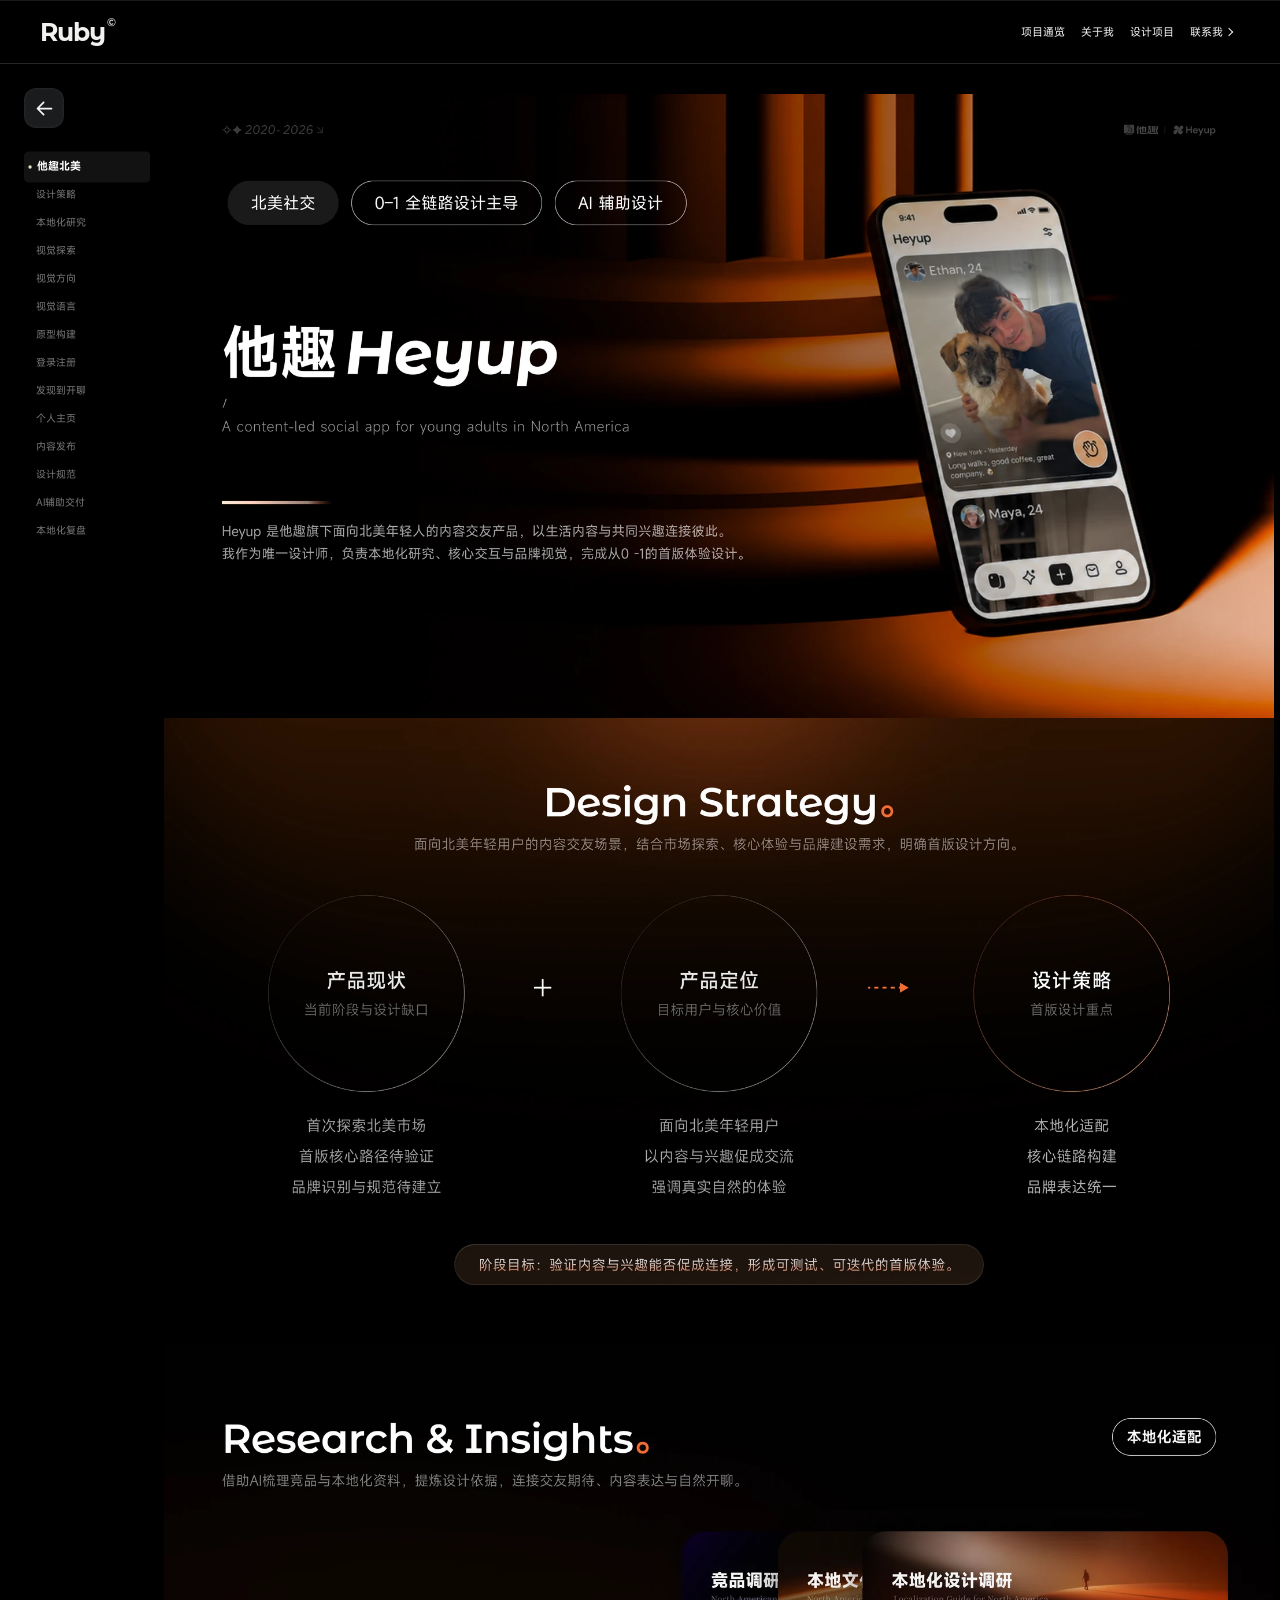
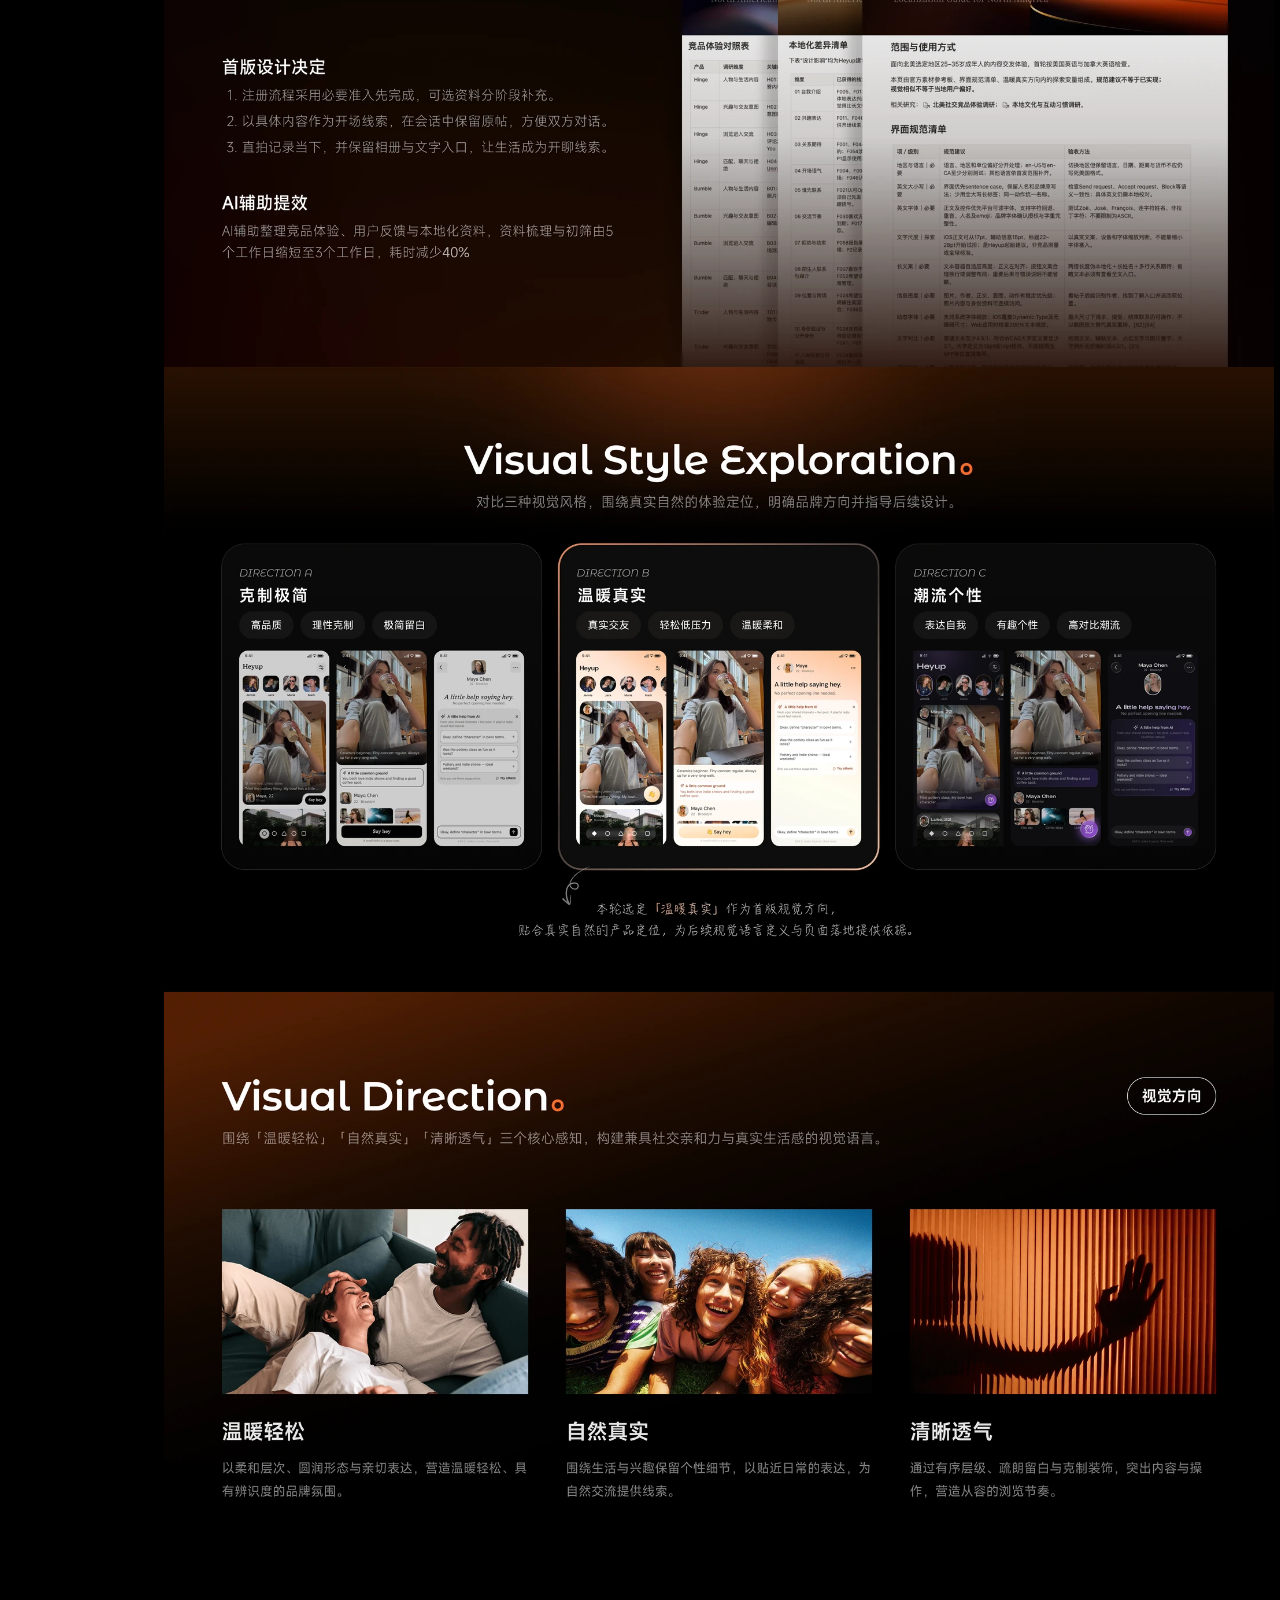
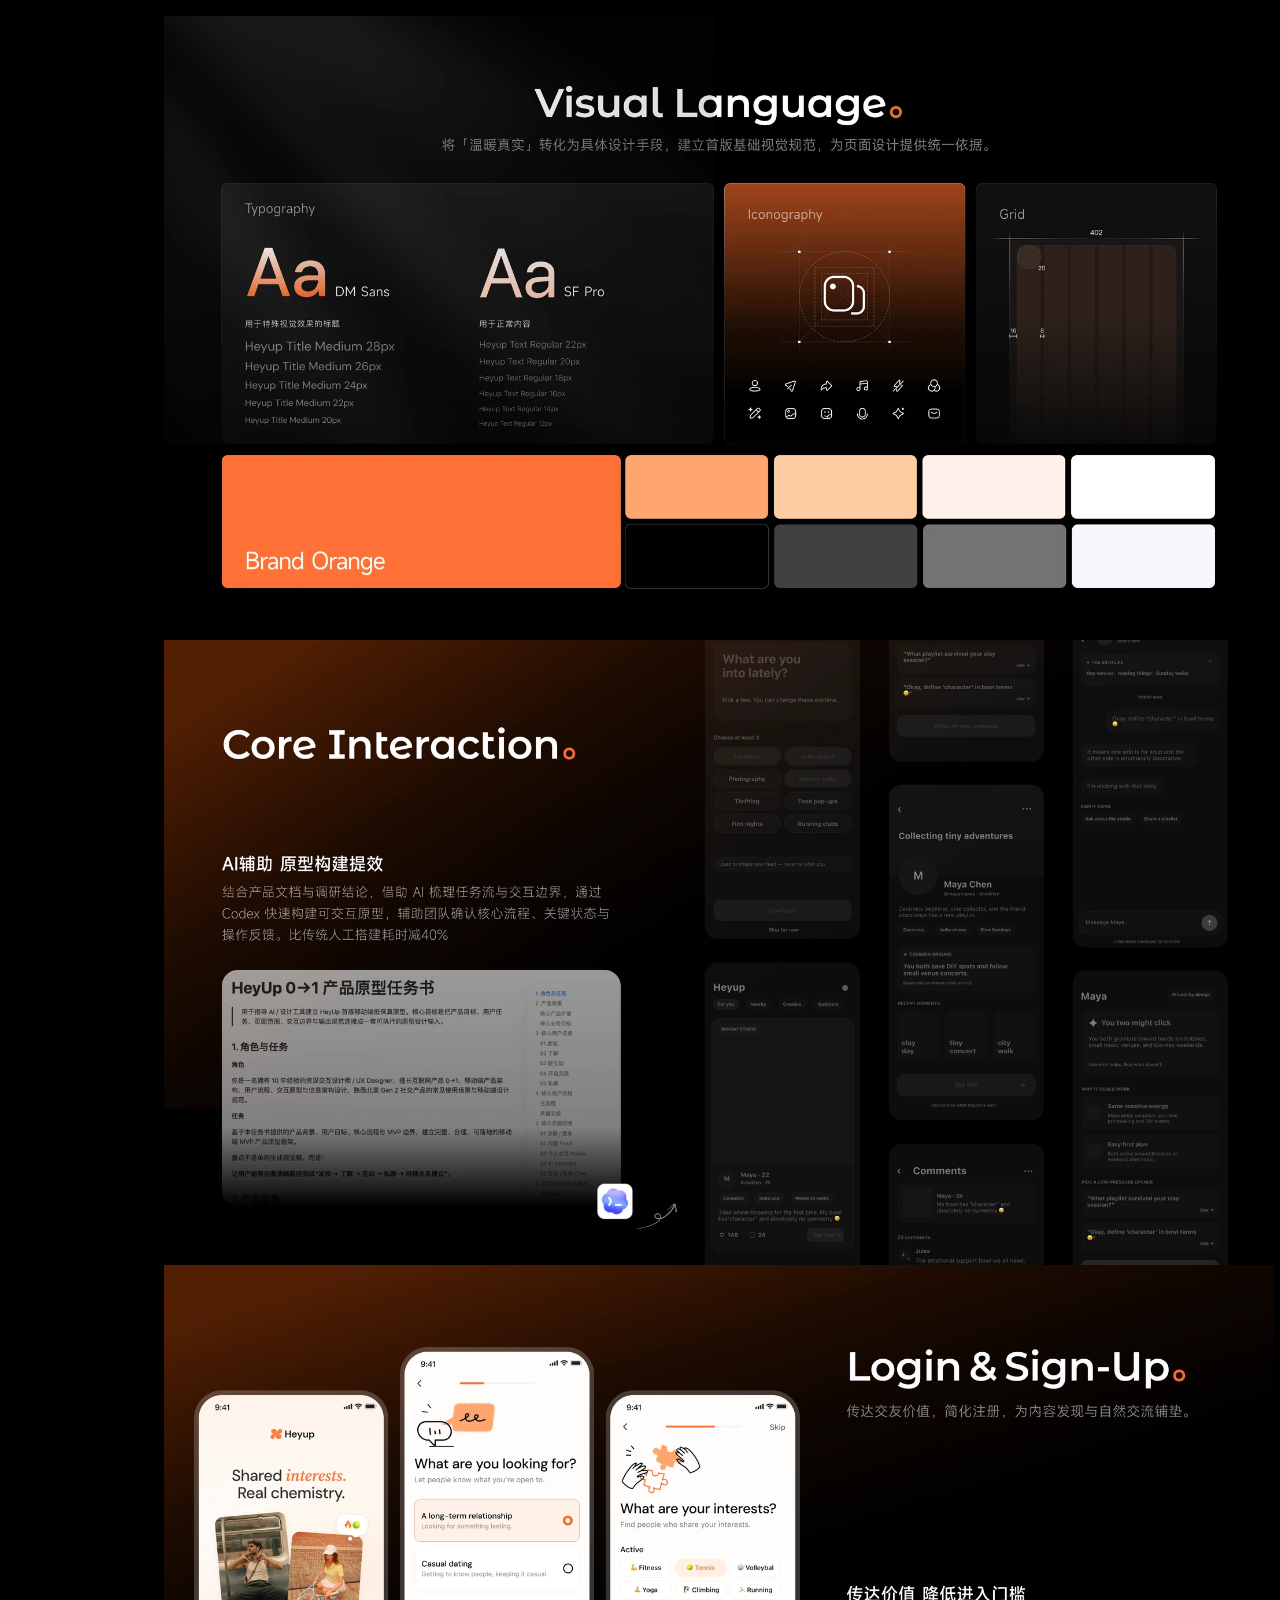
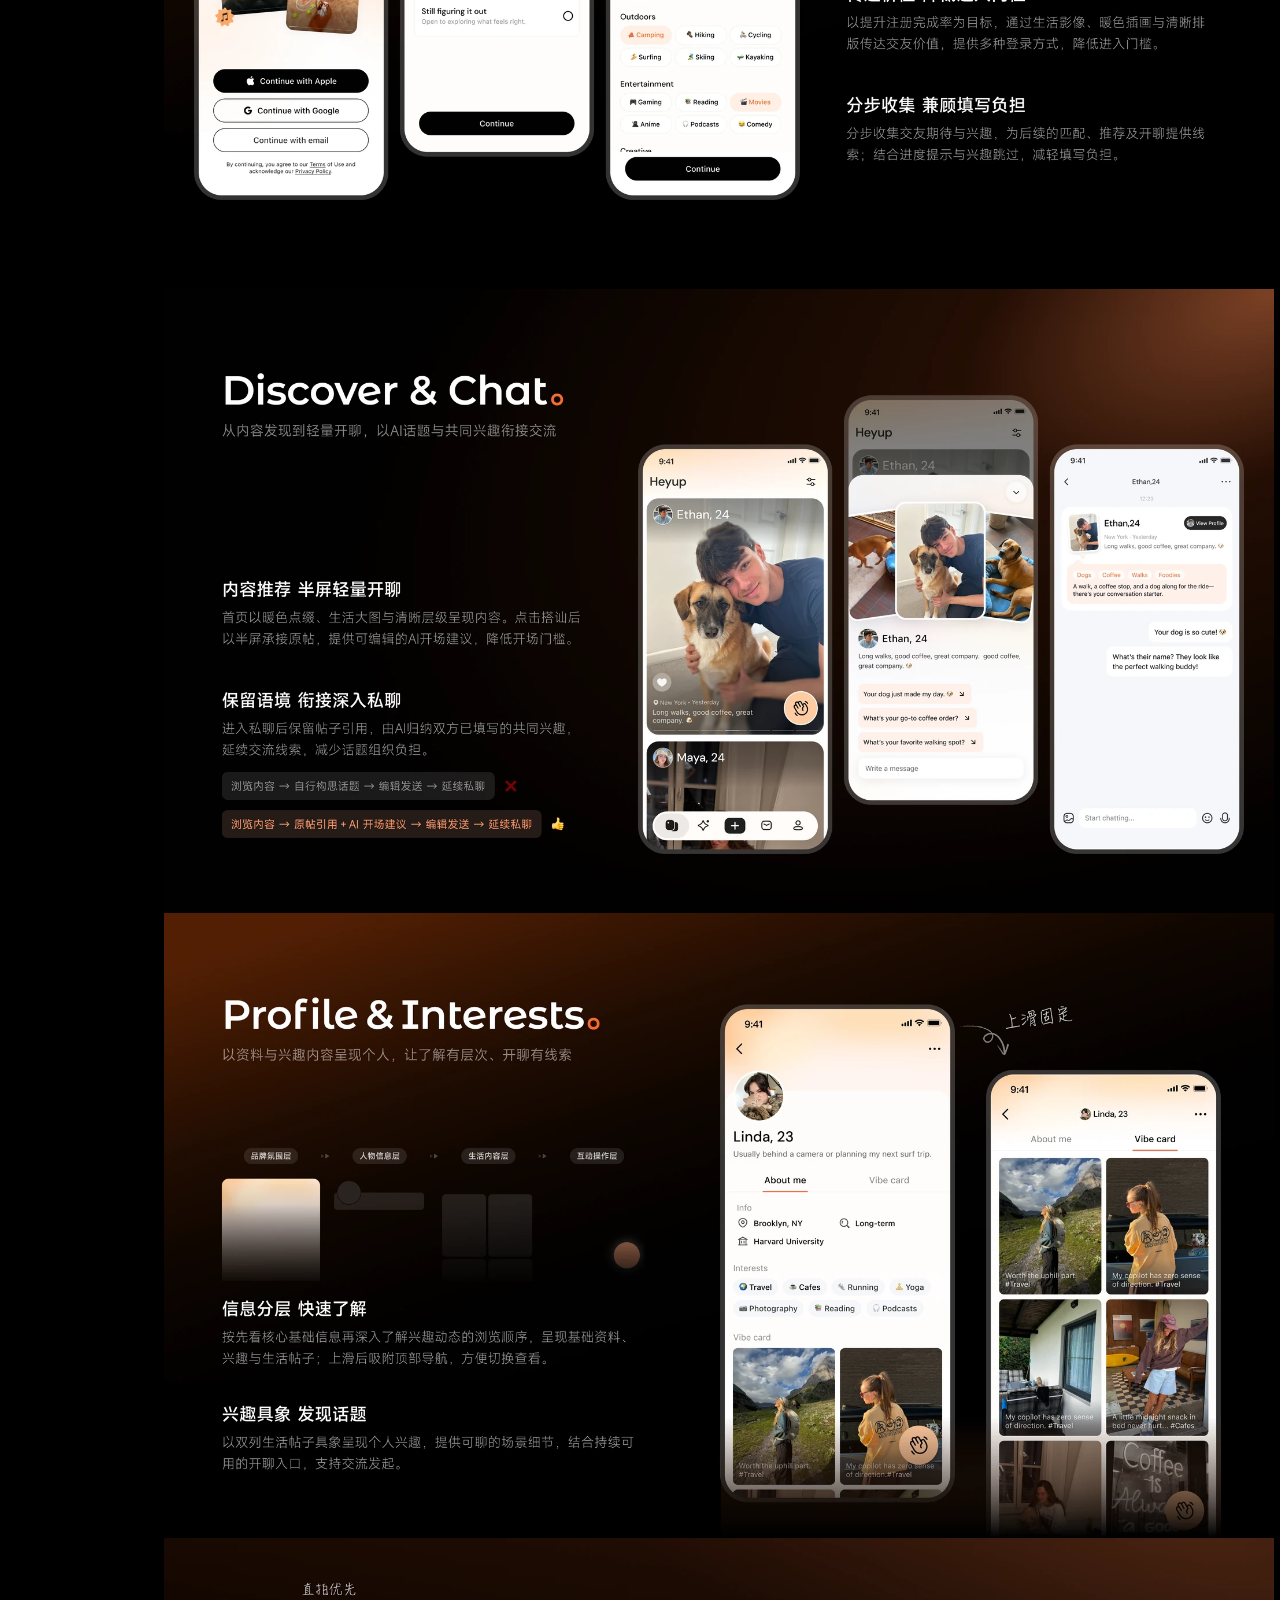
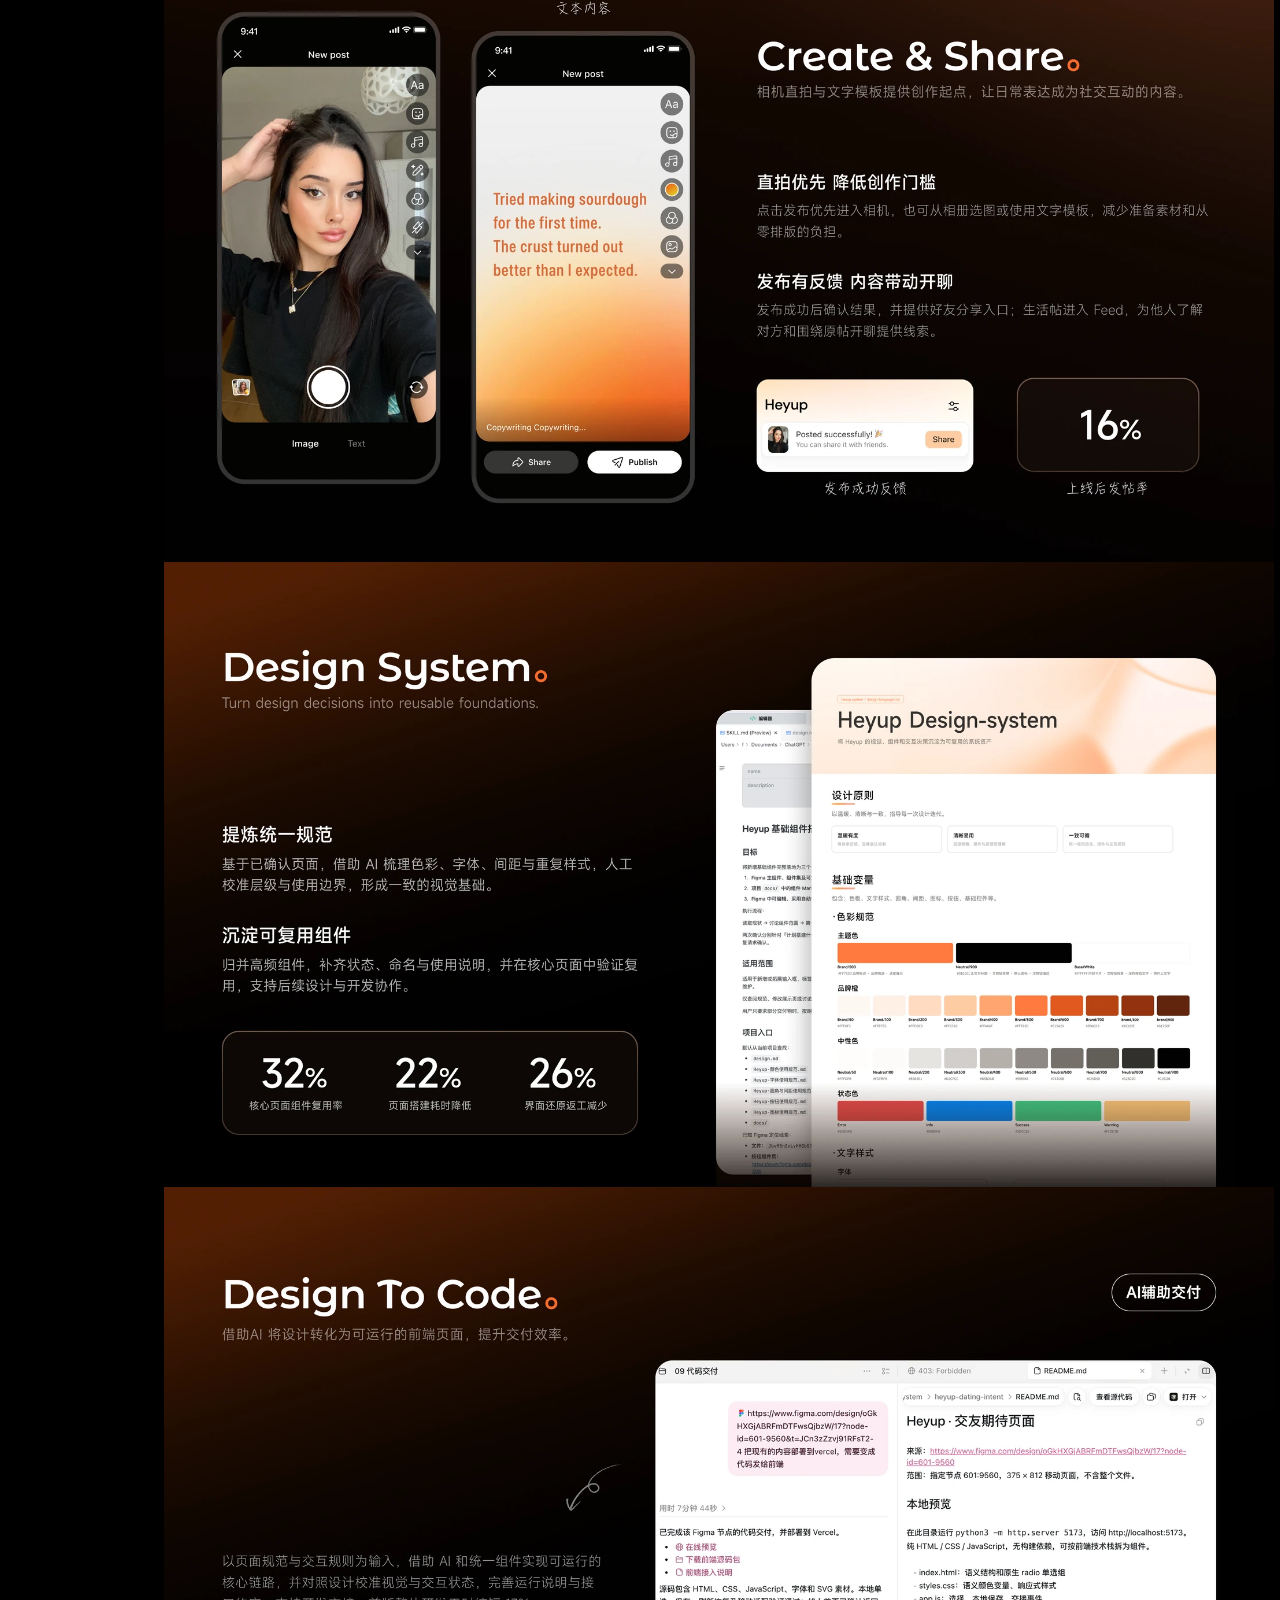
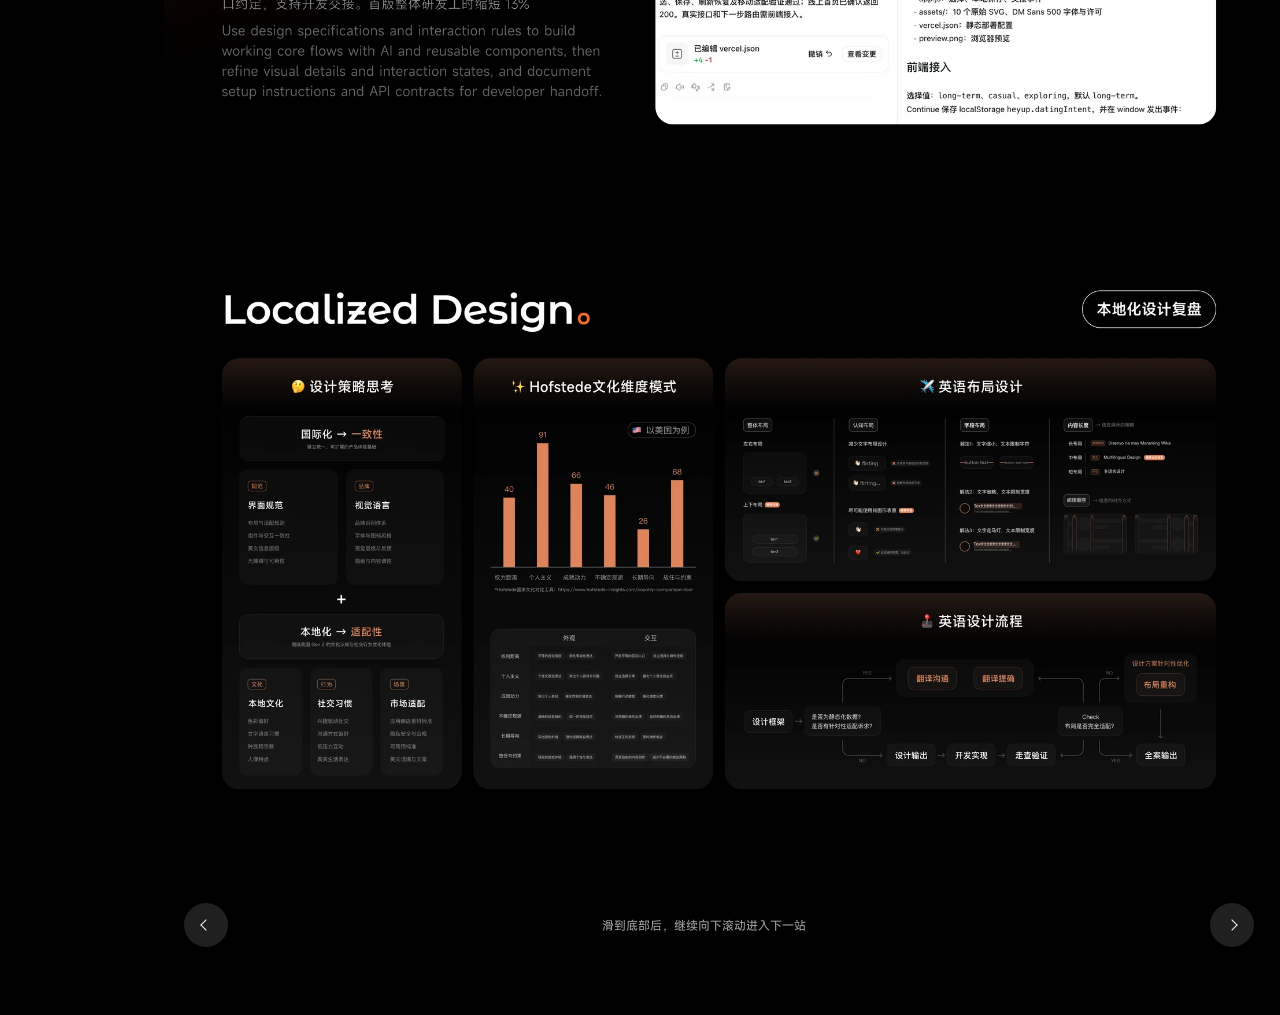
<file: project-1.html>
<!doctype html><html lang="zh-CN"><head><meta charset="UTF-8"><meta name="viewport" content="width=device-width,initial-scale=1"><title>他趣北美 · Ruby</title><style>*{box-sizing:border-box}html{scroll-behavior:smooth;scroll-padding-top:35px}body{margin:0;background:#111;color:#eee;font-family:Arial,'PingFang SC',sans-serif}a{color:inherit;text-decoration:none}.sidebar{position:fixed;inset:0 auto 0 0;width:190px;padding:35px 24px;border-right:1px solid #ffffff20;display:flex;flex-direction:column;background:#151515aa;backdrop-filter:blur(24px);z-index:5}.back,.next{font-size:12px;line-height:1.8}.brand{font-size:28px;font-weight:bold;margin:48px 0 12px}.project-name{font-size:13px;color:#999;line-height:1.7}.toc{display:flex;flex-direction:column;gap:22px;margin:auto 0}.toc a{font-size:12px;color:#888;border-left:2px solid transparent;padding-left:12px}.toc a.active{color:white;border-color:white}.next{border-top:1px solid #ffffff25;padding-top:22px}.gallery{margin-left:190px;padding:45px 4vw 0;max-width:2200px}.heading{margin:20px 0 45px}.heading small{font-size:10px;letter-spacing:3px;color:#888}h1{font-size:clamp(28px,4vw,64px);font-weight:500;letter-spacing:-1px}.gallery figure{margin:0 0 30px;scroll-margin-top:25px}.gallery img{display:block;width:100%;height:auto;aspect-ratio:16/9;object-fit:contain;background:#1c1c1c}.gallery figcaption{font-size:11px;color:#888;margin-top:12px;display:flex;justify-content:space-between}.end{padding:65px 0;text-align:center;color:#aaa;font-size:13px}.end a{display:inline-block;margin-top:25px;border:1px solid #666;border-radius:30px;padding:13px 24px;color:#eee}.progress{height:2px;background:#eee;width:0;margin:25px auto 0;max-width:150px}@media(max-width:700px){.sidebar{width:100%;height:auto;bottom:auto;padding:14px 5%;display:grid;grid-template-columns:1fr auto;gap:14px;border-bottom:1px solid #333}.brand,.project-name{display:none}.toc{grid-column:1/-1;grid-row:2;flex-direction:row;gap:18px;overflow-x:auto}.toc a{white-space:nowrap;padding-left:0;border:0}.toc a.active{text-decoration:underline;text-underline-offset:6px}.next{padding:0;border:0}.gallery{margin-left:0;padding:125px 4vw 0}.gallery figure{scroll-margin-top:120px}}@media(prefers-reduced-motion:reduce){html{scroll-behavior:auto}}nav{position:fixed;z-index:20;top:0;left:0;width:100%;height:82px;display:flex;align-items:center;justify-content:space-between;padding:0 5%;background:rgba(20,20,20,.46);backdrop-filter:blur(26px) saturate(0);-webkit-backdrop-filter:blur(26px) saturate(0);border-bottom:1px solid #ffffff26;box-shadow:inset 0 1px 0 #ffffff18,0 8px 32px #00000016}.logo{font-weight:700;font-size:25px;letter-spacing:-1px}.logo i{font-style:normal;color:#eee}nav .links{display:flex;gap:34px;font-size:13px}.nav-end{font-size:12px;color:#888}.dot{display:inline-block;width:6px;height:6px;border-radius:50%;background:#eee;margin-right:8px}.sidebar{top:82px}.project-name{margin-top:28px}.gallery{padding-top:115px}.gallery figure{margin:0;scroll-margin-top:82px}.gallery img{display:block}.end{text-align:right}.end .progress{margin-right:0}.end a{margin-left:auto}html{scroll-padding-top:0}@media(max-width:700px){nav{height:65px}nav .links{gap:18px;font-size:11px}.nav-end{display:none}.sidebar{top:65px}.gallery{padding-top:180px}.gallery figure{scroll-margin-top:160px}}
.end{height:180px;padding:0;position:relative;display:flex;align-items:center;justify-content:flex-end;gap:20px}.end #hint{position:absolute;left:50%;top:50%;transform:translate(-50%,-50%);text-align:center;width:55%;font-size:12px;padding-right:30px}.end>a{margin:0;position:relative;z-index:1}.end .progress{position:absolute;bottom:38px;left:50%;transform:translateX(-50%);margin:0}.sidebar>.next{margin-bottom:38px}.sidebar .toc{margin-top:auto;margin-bottom:auto}@media(max-width:700px){.sidebar>.next{margin-bottom:0}.end{height:180px}.end #hint{left:0;transform:translateY(-50%);width:60%;padding:0 15px 0 0;font-size:10px}.end>a{padding:12px 14px;font-size:12px}}nav .links{margin-left:auto}nav{gap:24px}nav{height:64px}:root{--nav-height:64px}html{scroll-padding-top:64px}.chevron{display:inline-block;width:9px;height:9px;border-top:2px solid currentColor;border-right:2px solid currentColor;transform:rotate(45deg);vertical-align:middle;margin:0 4px}.chevron.left{transform:rotate(-135deg)}@media(max-width:700px){nav{height:56px}:root{--nav-height:56px}html{scroll-padding-top:56px}}.sidebar{top:64px}.gallery{padding-top:97px}.gallery figure{scroll-margin-top:64px}@media(max-width:700px){.sidebar{top:56px}.gallery{padding-top:171px}.gallery figure{scroll-margin-top:151px}}body{background:#0c0c0c;color:#f1f1ef;-webkit-font-smoothing:antialiased}nav{background:#10101080}.toc a{transition:color .2s}.heading h1{font-weight:500;letter-spacing:-2px}.gallery img{width:100%;height:auto;aspect-ratio:auto;object-fit:initial;filter:none;opacity:1}.sidebar .toc{overflow-y:auto;min-height:0;flex:1;margin:25px 0;gap:0}.toc a{padding-top:10px;padding-bottom:10px;flex-shrink:0}.sidebar>.next{flex-shrink:0}@media(max-width:700px){.sidebar .toc{overflow-x:auto;overflow-y:hidden;margin:0;flex-direction:row;gap:18px}.toc a{padding-top:4px;padding-bottom:4px}}html,body{background:#000}nav{background:#0009}.sidebar{width:154px;padding:30px 18px;background:#000;border-right:0;text-align:left}.sidebar .back{font-size:10px}.project-name{font-size:11px}.sidebar .toc a{font-size:10px;color:#666;border:0;padding-left:0;text-decoration:none;transition:color .2s,font-size .2s}.sidebar .toc a.active{font-size:12px;color:#eee;text-decoration:underline;text-underline-offset:6px;text-decoration-thickness:1px}.gallery{margin-left:154px;padding-left:18px;padding-right:18px;max-width:none}.gallery figure{margin:0 0 100px}.gallery figure:last-of-type{margin-bottom:0}.gallery img{background:#000;filter:none}.end>a.next-circle{width:46px;height:46px;border:1px solid #777;border-radius:50%;padding:0;display:grid;place-items:center;margin:0}.sidebar .next{font-size:11px}@media(max-width:700px){.sidebar{width:100%;padding:12px 18px}.gallery{margin-left:0;padding-left:18px;padding-right:18px}.sidebar .toc a{font-size:10px}.sidebar .toc a.active{font-size:11px}.gallery figure{margin-bottom:100px}}.gallery figure{margin-bottom:20px}.gallery figure:last-of-type{margin-bottom:0}.end>a.prev-circle{position:absolute;left:0;top:50%;transform:translateY(-50%);margin:0;width:46px;height:46px;border:1px solid #777;border-radius:50%;padding:0;display:grid;place-items:center}.end>a:hover{background:#ffffff16}@media(max-width:700px){.gallery figure{margin-bottom:20px}.end #hint{left:50%;transform:translate(-50%,-50%);width:60%;padding:0 8px}}@font-face{font-family:MiSans;src:url('assets/optimized/MiSans-Regular-3d7a1f1793.woff2') format('woff2');font-weight:400;font-display:swap}@font-face{font-family:MiSans;src:url('assets/optimized/MiSans-Medium-09814c353e.woff2') format('woff2');font-weight:500;font-display:swap}@font-face{font-family:MiSans;src:url('assets/optimized/MiSans-Semibold-93938d1180.woff2') format('woff2');font-weight:600 900;font-display:swap}@font-face{font-family:'Montserrat Alternates';src:url('assets/optimized/MontserratAlternates-Black-a3885d3fa3.woff2') format('woff2');font-weight:900;font-display:swap}body,button,input,dialog{font-family:MiSans,sans-serif}.logo,.english-title{font-family:'Montserrat Alternates',MiSans,sans-serif;font-weight:900}.logo{letter-spacing:-1.3px}nav{padding-left:24px;padding-right:24px}.gallery figure{margin-bottom:10px}.gallery figure:last-of-type{margin-bottom:0}.sidebar{padding-left:24px;padding-right:16px}.sidebar .toc{position:absolute;top:50%;transform:translateY(-50%);left:24px;right:16px;flex:none;height:300px;max-height:calc(100% - 180px);margin:0;overflow:auto;scrollbar-width:none;display:block;padding-block:135px;scroll-behavior:smooth}.sidebar .toc::-webkit-scrollbar{display:none}.sidebar .toc a{display:block;line-height:18px;padding-top:5px;padding-bottom:5px;font-size:10px}.sidebar .toc a.active{font-size:12px}.heading h1{font-size:clamp(28px,4vw,60px)}.gallery{padding-right:24px}@media(max-width:700px){.sidebar .toc{position:static;transform:none;height:auto;max-height:none;display:flex;padding:0;overflow-x:auto;white-space:nowrap}.sidebar .toc a{padding:5px 0}.gallery{padding-left:24px;padding-right:24px}.gallery figure{margin-bottom:10px}}nav{padding-left:40px;padding-right:40px}.sidebar{padding-left:40px;width:174px}.sidebar .toc{left:40px}.gallery{margin-left:174px;padding-right:40px}@media(max-width:700px){.sidebar{width:100%;padding-left:40px;padding-right:40px}.gallery{margin-left:0;padding-left:40px;padding-right:40px}}nav .links a:last-child{display:inline-flex;align-items:center;gap:4px}nav .links a:last-child .chevron{margin:0;width:8px;height:8px}.sidebar{width:132px;padding-right:12px}.project-name{display:flex;flex-direction:column;gap:6px;line-height:1.7}.project-number{color:#aaa}.sidebar .toc{top:44%;right:12px;height:280px;padding-block:125px}.gallery{margin-left:132px;padding-left:0;padding-right:0;width:calc(100% - 132px)}.gallery figure{width:100%}.gallery img{width:100%;height:auto;max-width:none}.gallery .heading{padding-left:20px;padding-right:20px}.end{margin:0 20px}@media(max-width:700px){.sidebar{width:100%;padding-right:40px}.sidebar .project-name{display:none}.sidebar .toc{height:auto;padding:0;top:auto}.gallery{margin-left:0;width:100%;padding-left:0;padding-right:0}.gallery .heading{padding-left:40px;padding-right:40px}.end{margin:0 20px}}
.gallery{padding-top:94px}.gallery figure,.gallery figure:last-of-type{margin:0}.sidebar{width:170px;padding:24px 14px 24px 24px}.sidebar .back{display:inline-flex;align-items:center;gap:4px;border:1px solid #ffffff30;border-radius:24px;padding:5px 10px;width:max-content}.sidebar .toc{left:24px;right:14px;top:78px;bottom:28px;height:auto;max-height:none;transform:none;margin:0;padding:0;overflow-y:auto;scrollbar-width:thin;scrollbar-color:#777 #161616;scroll-behavior:smooth}.sidebar .toc a{font-size:10px;line-height:1.6;color:#777;padding:7px 7px 7px 12px;border-radius:4px;text-decoration:none;position:relative;transition:background .2s,color .2s;overflow-wrap:anywhere}.sidebar .toc a.active{font-size:10px;color:#fff;background:#ffffff12;text-decoration:none;font-weight:600}.sidebar .toc a.active:before{content:'';width:3px;height:3px;border-radius:50%;background:#e7e0ce;position:absolute;left:4px;top:50%;transform:translateY(-50%)}.gallery{margin-left:170px;width:calc(100% - 170px)}@media(max-width:700px){.sidebar{width:100%;padding:12px 24px;gap:8px}.sidebar .toc{position:static;display:flex;height:auto;max-height:none;padding:0;overflow-x:auto;overflow-y:hidden}.sidebar .toc a{white-space:nowrap;overflow-wrap:normal;flex-shrink:0;padding:5px 12px}.gallery{padding-top:155px;margin-left:0;width:100%}.gallery figure{margin:0}}.sidebar .toc{top:96px;bottom:auto;height:min(380px,calc(100svh - 220px));max-height:calc(100svh - 220px);scrollbar-width:thin;scrollbar-color:#555 transparent}.sidebar .toc::-webkit-scrollbar{display:block;width:2px;height:2px}.sidebar .toc::-webkit-scrollbar-track{background:transparent}.sidebar .toc::-webkit-scrollbar-thumb{background:#555;border-radius:8px}.sidebar .toc::-webkit-scrollbar-button{display:none}@media(max-width:700px){.sidebar{top:56px;padding:14px 24px 12px;display:flex;flex-direction:column;gap:14px;align-items:stretch;height:auto}.sidebar .back{align-self:flex-start}.sidebar .toc{position:relative;left:auto;right:auto;top:auto;bottom:auto;transform:none;display:flex;flex-direction:row;align-items:center;gap:12px;height:34px;min-height:34px;max-height:34px;flex:none;margin:0;padding:0 0 5px;overflow-x:auto;overflow-y:hidden;scrollbar-width:thin}.sidebar .toc a{display:block;line-height:20px;padding:4px 10px 4px 12px;flex-shrink:0}.gallery{padding-top:178px}.gallery figure{scroll-margin-top:178px}}
@media(max-width:700px){.sidebar .toc::-webkit-scrollbar{height:1px}.sidebar .toc{scrollbar-width:thin}}
/* Shared monochrome button language */
:root{--button-border:rgba(255,255,255,.18);--button-hover:rgba(255,255,255,.14)}
button,.pill,.back,.next-circle,.prev-circle,.cover-enter{transition:background .2s ease,border-color .2s ease,box-shadow .2s ease,opacity .2s ease; -webkit-tap-highlight-color:transparent}
button:focus-visible,.pill:focus-visible,.back:focus-visible,.next-circle:focus-visible,.prev-circle:focus-visible{outline:2px solid #fff;outline-offset:4px}
.pill{min-height:44px;border:1px solid var(--button-border);background:rgba(255,255,255,.07);backdrop-filter:blur(18px);-webkit-backdrop-filter:blur(18px);box-shadow:inset 0 1px 0 #ffffff0a;font-size:13px;font-weight:500;padding:12px 22px;gap:18px}
.pill:hover{background:#f1f1f1;color:#111;border-color:#f1f1f1;box-shadow:0 4px 24px #ffffff0c}.pill:active{background:#d9d9d9}
#contact #contactBtn{height:44px;border:1px solid var(--button-border);border-radius:24px;background:#ffffff1a;color:#f5f5f5;box-shadow:inset 0 1px 0 #ffffff12;backdrop-filter:blur(24px);-webkit-backdrop-filter:blur(24px);font-weight:500}
#contact #contactBtn:hover{background:#ffffff2b;border-color:#ffffff55;box-shadow:inset 0 1px 0 #ffffff20,0 6px 24px #0003}#contact #contactBtn:active{background:#ffffff36}
#work .project-arrow,.end>a.next-circle,.end>a.prev-circle{width:44px;height:44px;border:1px solid var(--button-border);background:#ffffff08;color:#ddd;box-shadow:inset 0 1px 0 #ffffff08;display:grid;place-items:center;border-radius:50%;padding:0}
#work .project-arrow:hover,.end>a.next-circle:hover,.end>a.prev-circle:hover{background:#f1f1f1;color:#111;border-color:#f1f1f1}#work .project-arrow:active,.end>a.next-circle:active,.end>a.prev-circle:active{background:#ccc;color:#111}
.cover-enter{width:44px;height:44px;border:1px solid #ffffff40;background:#ffffff18;backdrop-filter:blur(22px);-webkit-backdrop-filter:blur(22px);box-shadow:inset 0 1px 0 #ffffff16,0 4px 16px #0002}.project-link:hover .cover-enter{background:#ffffff35;border-color:#ffffff80}.project-link:active .cover-enter{background:#ffffff50}
.sidebar .back{min-height:32px;display:inline-flex;align-items:center;border:1px solid var(--button-border);border-radius:18px;padding:5px 11px;color:#bbb;background:#ffffff05;font-size:11px}.sidebar .back:hover{color:#fff;background:var(--button-hover);border-color:#ffffff35}
nav .links a{min-height:36px;display:inline-flex;align-items:center;justify-content:center;border-radius:18px;padding:0 12px;opacity:1}nav .links{gap:10px}nav .links a:hover{background:#ffffff0d;color:white;opacity:1}nav .links a:active{background:#ffffff18}
.modal-contact a{border:1px solid var(--button-border);border-radius:20px;padding:8px 16px;background:#ffffff06}.modal-contact a:hover{background:var(--button-hover);border-color:#ffffff40}#modal #close{width:32px;height:32px;border-radius:50%;color:#999}#modal #close:hover{background:#ffffff12;color:white}.chevron{width:8px;height:8px;border-width:1.7px}.project-arrow .chevron{width:9px;height:9px}
@media(max-width:700px){nav .links{gap:0}nav .links a{padding:0 8px;font-size:11px}.sidebar .back{min-height:30px}.pill{min-height:44px}}
@media(prefers-reduced-motion:reduce){button,.pill,.back,.next-circle,.prev-circle,.cover-enter{transition:none}}

/* Screenshot-led controls */
.sidebar .back{width:40px;height:40px;min-height:40px;display:grid;place-items:center;padding:0;border-radius:12px;background:#1b1c1e;border:1px solid #ffffff08;box-shadow:inset 0 0 0 1px #ffffff03;color:#f5f5f5}.sidebar .back:hover{background:#292b2e;border-color:#ffffff12}.sidebar .back:active{background:#333538}
.back-icon{display:block;width:21px;height:21px}.sidebar .toc{top:86px}
#work .project-arrow,.end>a.next-circle,.end>a.prev-circle{background:#202020;border:0;box-shadow:none;color:#f4f4f4;width:44px;height:44px}.project-arrow:hover,.end>a.next-circle:hover,.end>a.prev-circle:hover{background:#343434!important;color:#fff!important}
.cover-enter{background:rgba(255,255,255,.19);border:0;box-shadow:none;backdrop-filter:blur(20px);-webkit-backdrop-filter:blur(20px);color:#fff;width:42px;height:42px}.project.selected .cover-enter{background:rgba(76,83,90,.66)}.project-link:hover .cover-enter{background:rgba(105,113,122,.76);border:0}.project-link:active .cover-enter{background:rgba(125,134,143,.86)}
.pill{background:#1f1f1f;border:1px solid #ffffff08;border-radius:12px;box-shadow:none;padding:12px 22px;gap:12px;color:#f5f5f5}.pill:hover{background:#303030;color:#fff;border-color:#ffffff12}.pill:active{background:#3b3b3b}
#contact #contactBtn{border-radius:12px;background:rgba(255,255,255,.18);backdrop-filter:blur(24px);-webkit-backdrop-filter:blur(24px);border:1px solid #ffffff08;box-shadow:none;font-weight:500}#contact #contactBtn:hover{background:rgba(255,255,255,.26);border-color:#ffffff12;box-shadow:none}
#modal{width:min(440px,calc(100vw - 40px));max-width:440px;max-height:calc(100svh - 40px);border:0;border-radius:22px;background:#202123;color:#f7f7f7;padding:32px;box-shadow:0 24px 100px #0005;overflow:auto}#modal::backdrop{background:#000a;backdrop-filter:blur(8px)}#modalTitle{font-family:MiSans,sans-serif;text-align:left;font-size:21px;font-weight:600;margin:0 32px 16px 0;line-height:1.5}#modalText{font-size:12px;color:#92979d;line-height:1.9;text-align:left;margin:0 0 20px}#modal #close{position:absolute;right:18px;top:20px;width:32px;height:32px;border:0;border-radius:8px;color:#f5f5f5;background:transparent}#modal #close:hover{background:#ffffff0c}.modal-contact{justify-content:flex-start;gap:10px}.modal-contact a{background:#f7f8fa;color:#111;border:0;border-radius:9px;padding:9px 17px;font-weight:600;font-size:12px}.modal-contact a:hover{background:#dedfe2;border:0}.qr-image{width:min(240px,100%);border-radius:12px;margin:24px auto 0}nav .links a{border-radius:9px}
@media(max-width:700px){.sidebar .back{width:34px;height:34px;min-height:34px;border-radius:10px}.sidebar .toc{top:auto}.sidebar{gap:12px}#modal{padding:28px 24px}#modalTitle{font-size:20px}.gallery{padding-top:178px}.gallery figure{scroll-margin-top:178px}}
nav .links a:last-child{gap:1px}nav .links a:last-child .chevron{margin:0}/* Consistent text–icon spacing */
:root{--icon-label-gap:12px}nav .links a:last-child,.pill,#contact #contactBtn,.sidebar .back{gap:var(--icon-label-gap)}nav .links a:last-child .chevron,.pill .chevron,#contact #contactBtn .chevron,.sidebar .back .chevron{margin:0;flex-shrink:0}.pill>span{display:inline-flex;align-items:center}.modal-contact a{display:inline-flex;align-items:center;gap:var(--icon-label-gap)}
nav{background:rgba(0,0,0,.18);backdrop-filter:blur(0px);-webkit-backdrop-filter:blur(0px);transition:background .4s,backdrop-filter .4s,border-color .4s}nav.scrolled{background:rgba(20,20,20,.56);backdrop-filter:blur(24px);-webkit-backdrop-filter:blur(24px);border-bottom-color:#ffffff20}nav .links a:last-child{gap:6px}.slow-enter{opacity:0;transform:translateY(14px);transition:opacity 1.1s ease,transform 1.1s cubic-bezier(.2,.65,.3,1);transition-delay:var(--enter-delay,0ms)}.slow-enter.entered{opacity:1;transform:translateY(0)}@media(prefers-reduced-motion:reduce){.slow-enter{opacity:1;transform:none;transition:none}nav{transition:none}}.sidebar .toc::-webkit-scrollbar{width:1px;height:.5px}.sidebar .toc::-webkit-scrollbar-thumb{border-radius:4px}.sidebar .toc{scrollbar-width:thin}@media(max-width:700px){.sidebar .toc::-webkit-scrollbar{height:.5px;width:1px}}nav .links a:last-child{gap:3px}nav .links a:last-child .chevron{width:6px;height:6px;border-width:1.3px;margin:0}.logo{position:relative;font-weight:900;-webkit-text-stroke:.35px #000;letter-spacing:-1px;display:inline-flex;align-items:flex-start}.logo sup{font-family:MiSans,sans-serif;font-size:10px;line-height:1;font-weight:500;-webkit-text-stroke:0;margin-left:2px;margin-top:1px}nav .logo{font-weight:500;-webkit-text-stroke:0} @media(min-width:701px){.sidebar{width:164px}.gallery{margin-left:164px}}
/* Use all available desktop height for the complete project directory. */
@media(min-width:701px){.sidebar .toc{top:86px;bottom:18px;height:auto;max-height:none;padding:0;overflow-y:auto}.sidebar .toc a{padding-top:6px;padding-bottom:6px}}
</style><link rel="stylesheet" href="assets/shared-nav.css?v=49835a45a9e1"><link rel="stylesheet" href="assets/detail-sidebar.css?v=1"><link rel="stylesheet" href="assets/button-motion.css?v=1"><style>.gallery figure{position:relative}.media-retry{position:absolute;inset:0;margin:auto;width:max-content;max-width:90%;height:max-content;padding:12px 20px;border:1px solid #666;border-radius:8px;background:#222;color:#fff;cursor:pointer;font:14px sans-serif}</style><script src="assets/media-recovery.js?v=1" defer></script><style>html{scroll-padding-top:0}.gallery figure{scroll-margin-top:var(--project-scroll-offset,178px)}</style></head><body><nav><a href="index.html#home" class="logo">Ruby<sup>©</sup></a><div class="links"><a href="index.html#overview">项目通览</a><a href="index.html#about">关于我</a><a href="index.html#work">设计项目</a><a href="index.html#contact">联系我 <i class="chevron" aria-hidden="true"></i></a></div></nav><aside class="sidebar"><a class="back" href="index.html?project=1#work" aria-label="返回项目展示" title="返回"><svg class="back-icon" viewBox="0 0 24 24" fill="none" aria-hidden="true"><path d="M20 12H4m7-7-7 7 7 7" stroke="currentColor" stroke-width="2" stroke-linecap="round" stroke-linejoin="round"/></svg></a><div class="toc"><a href="#frame-1" class="active">他趣北美</a><a href="#frame-2" class="">设计策略</a><a href="#frame-3" class="">本地化研究</a><a href="#frame-4" class="">视觉探索</a><a href="#frame-5" class="">视觉方向</a><a href="#frame-6" class="">视觉语言</a><a href="#frame-7" class="">原型构建</a><a href="#frame-8" class="">登录注册</a><a href="#frame-9" class="">发现到开聊</a><a href="#frame-10" class="">个人主页</a><a href="#frame-11" class="">内容发布</a><a href="#frame-12" class="">设计规范</a><a href="#frame-13" class="">AI辅助交付</a><a href="#frame-14" class="">本地化复盘</a></div></aside><main class="gallery"><figure id="frame-1"><img alt="他趣北美" src="assets/optimized/project-1-5-f977115acd-1920.webp" srcset="assets/optimized/project-1-5-f977115acd-960.webp 960w, assets/optimized/project-1-5-f977115acd-1920.webp 1920w, assets/optimized/project-1-5-f977115acd-2880.webp 2880w" sizes="(max-width: 700px) 100vw, calc(100vw - 190px)" data-fallback="assets/project-1/5.png?v=f977115acdf9" width="3840" height="2160" decoding="async" loading="eager" fetchpriority="high"></figure><figure id="frame-2"><img alt="设计策略" src="assets/optimized/project-1-6-b25caa3f69-1920.webp" srcset="assets/optimized/project-1-6-b25caa3f69-960.webp 960w, assets/optimized/project-1-6-b25caa3f69-1920.webp 1920w, assets/optimized/project-1-6-b25caa3f69-2880.webp 2880w" sizes="(max-width: 700px) 100vw, calc(100vw - 190px)" data-fallback="assets/project-1/6.png?v=b25caa3f698f" width="3840" height="2160" decoding="async" loading="lazy"></figure><figure id="frame-3"><img alt="本地化研究" src="assets/optimized/project-1-7-892ef8f17a-1920.webp" srcset="assets/optimized/project-1-7-892ef8f17a-960.webp 960w, assets/optimized/project-1-7-892ef8f17a-1920.webp 1920w, assets/optimized/project-1-7-892ef8f17a-2880.webp 2880w" sizes="(max-width: 700px) 100vw, calc(100vw - 190px)" data-fallback="assets/project-1/7.png?v=892ef8f17a9c" width="3840" height="2160" decoding="async" loading="lazy"></figure><figure id="frame-4"><img alt="视觉探索" src="assets/optimized/project-1-8-bca156856c-1920.webp" srcset="assets/optimized/project-1-8-bca156856c-960.webp 960w, assets/optimized/project-1-8-bca156856c-1920.webp 1920w, assets/optimized/project-1-8-bca156856c-2880.webp 2880w" sizes="(max-width: 700px) 100vw, calc(100vw - 190px)" data-fallback="assets/project-1/8.png?v=bca156856c85" width="3840" height="2160" decoding="async" loading="lazy"></figure><figure id="frame-5"><img alt="视觉方向" src="assets/optimized/project-1-9-f39c86bab4-1920.webp" srcset="assets/optimized/project-1-9-f39c86bab4-960.webp 960w, assets/optimized/project-1-9-f39c86bab4-1920.webp 1920w, assets/optimized/project-1-9-f39c86bab4-2880.webp 2880w" sizes="(max-width: 700px) 100vw, calc(100vw - 190px)" data-fallback="assets/project-1/9.png?v=f39c86bab4b0" width="3840" height="2160" decoding="async" loading="lazy"></figure><figure id="frame-6"><img alt="视觉语言" src="assets/optimized/project-1-10-555124a628-1920.webp" srcset="assets/optimized/project-1-10-555124a628-960.webp 960w, assets/optimized/project-1-10-555124a628-1920.webp 1920w, assets/optimized/project-1-10-555124a628-2880.webp 2880w" sizes="(max-width: 700px) 100vw, calc(100vw - 190px)" data-fallback="assets/project-1/10.png?v=555124a62847" width="3840" height="2160" decoding="async" loading="lazy"></figure><figure id="frame-7"><img alt="原型构建" src="assets/optimized/project-1-11-ed8fefd7d3-1920.webp" srcset="assets/optimized/project-1-11-ed8fefd7d3-960.webp 960w, assets/optimized/project-1-11-ed8fefd7d3-1920.webp 1920w, assets/optimized/project-1-11-ed8fefd7d3-2880.webp 2880w" sizes="(max-width: 700px) 100vw, calc(100vw - 190px)" data-fallback="assets/project-1/11.png?v=ed8fefd7d363" width="3840" height="2160" decoding="async" loading="lazy"></figure><figure id="frame-8"><img alt="登录注册" src="assets/optimized/project-1-12-3e1817de76-1920.webp" srcset="assets/optimized/project-1-12-3e1817de76-960.webp 960w, assets/optimized/project-1-12-3e1817de76-1920.webp 1920w, assets/optimized/project-1-12-3e1817de76-2880.webp 2880w" sizes="(max-width: 700px) 100vw, calc(100vw - 190px)" data-fallback="assets/project-1/12.png?v=3e1817de766b" width="3840" height="2160" decoding="async" loading="lazy"></figure><figure id="frame-9"><img alt="发现到开聊" src="assets/optimized/project-1-13-dec51fceb8-1920.webp" srcset="assets/optimized/project-1-13-dec51fceb8-960.webp 960w, assets/optimized/project-1-13-dec51fceb8-1920.webp 1920w, assets/optimized/project-1-13-dec51fceb8-2880.webp 2880w" sizes="(max-width: 700px) 100vw, calc(100vw - 190px)" data-fallback="assets/project-1/13.png?v=dec51fceb868" width="3840" height="2160" decoding="async" loading="lazy"></figure><figure id="frame-10"><img alt="个人主页" src="assets/optimized/project-1-14-d197318d57-1920.webp" srcset="assets/optimized/project-1-14-d197318d57-960.webp 960w, assets/optimized/project-1-14-d197318d57-1920.webp 1920w, assets/optimized/project-1-14-d197318d57-2880.webp 2880w" sizes="(max-width: 700px) 100vw, calc(100vw - 190px)" data-fallback="assets/project-1/14.png?v=d197318d5764" width="3840" height="2160" decoding="async" loading="lazy"></figure><figure id="frame-11"><img alt="内容发布" src="assets/optimized/project-1-15-16917f5837-1920.webp" srcset="assets/optimized/project-1-15-16917f5837-960.webp 960w, assets/optimized/project-1-15-16917f5837-1920.webp 1920w, assets/optimized/project-1-15-16917f5837-2880.webp 2880w" sizes="(max-width: 700px) 100vw, calc(100vw - 190px)" data-fallback="assets/project-1/15.png?v=16917f5837c8" width="3840" height="2160" decoding="async" loading="lazy"></figure><figure id="frame-12"><img alt="设计规范" src="assets/optimized/project-1-16-82422fd2b1-1920.webp" srcset="assets/optimized/project-1-16-82422fd2b1-960.webp 960w, assets/optimized/project-1-16-82422fd2b1-1920.webp 1920w, assets/optimized/project-1-16-82422fd2b1-2880.webp 2880w" sizes="(max-width: 700px) 100vw, calc(100vw - 190px)" data-fallback="assets/project-1/16.png?v=82422fd2b149" width="3840" height="2160" decoding="async" loading="lazy"></figure><figure id="frame-13"><img alt="AI辅助交付" src="assets/optimized/project-1-17-618a8e8488-1920.webp" srcset="assets/optimized/project-1-17-618a8e8488-960.webp 960w, assets/optimized/project-1-17-618a8e8488-1920.webp 1920w, assets/optimized/project-1-17-618a8e8488-2880.webp 2880w" sizes="(max-width: 700px) 100vw, calc(100vw - 190px)" data-fallback="assets/project-1/17.png?v=618a8e848897" width="3840" height="2160" decoding="async" loading="lazy"></figure><figure id="frame-14"><img alt="本地化复盘" src="assets/optimized/project-1-18-f14d13234a-1920.webp" srcset="assets/optimized/project-1-18-f14d13234a-960.webp 960w, assets/optimized/project-1-18-f14d13234a-1920.webp 1920w, assets/optimized/project-1-18-f14d13234a-2880.webp 2880w" sizes="(max-width: 700px) 100vw, calc(100vw - 190px)" data-fallback="assets/project-1/18.png?v=f14d13234a2a" width="3840" height="2160" decoding="async" loading="lazy"></figure><footer class="end"><a class="prev-circle" href="index.html#work" aria-label="返回项目展示"><i class="chevron left" aria-hidden="true"></i></a><div id="hint">滑到底部后，继续向下滚动进入下一站</div><div class="progress"></div><a href="project-2.html" aria-label="下一个项目" class="next-circle"><i class="chevron" aria-hidden="true"></i></a></footer></main><script>const links=[...document.querySelectorAll('.toc a')];const sections=[...document.querySelectorAll('figure')];function centerActive(a){const toc=a.parentElement;if(innerWidth>700)toc.scrollTo({top:a.offsetTop-toc.clientHeight/2+a.offsetHeight/2,behavior:'smooth'});else toc.scrollTo({left:a.offsetLeft-toc.clientWidth/2+a.offsetWidth/2,behavior:'smooth'})}// Choose one section from its position, rather than observer callback order.
let tocFrame=0;
function syncProjectToc(){
 tocFrame=0;
 const navBottom=document.querySelector('nav').getBoundingClientRect().bottom;
 const sidebarBottom=innerWidth<=700?document.querySelector('.sidebar').getBoundingClientRect().bottom:navBottom;
 const line=Math.max(navBottom+24,sidebarBottom+16,innerHeight*.2);
 document.documentElement.style.setProperty('--project-scroll-offset',Math.max(navBottom,sidebarBottom)+8+'px');
 const scroller=document.scrollingElement||document.documentElement;
 const maxScroll=Math.max(0,scroller.scrollHeight-scroller.clientHeight);
 let index=0;
 if(scrollY>2)sections.forEach((section,i)=>{if(section.getBoundingClientRect().top<=line)index=i});
 // The final figure may never reach the reading line before scrolling ends.
 if(maxScroll>2&&scroller.scrollTop>=maxScroll-4)index=sections.length-1;
 links.forEach((a,i)=>{
  const selected=i===index;
  const changed=selected&&!a.classList.contains('active');
  a.classList.toggle('active',selected);
  if(selected)a.setAttribute('aria-current','location');else a.removeAttribute('aria-current');
  if(changed)centerActive(a);
 });
}
function scheduleProjectToc(){if(!tocFrame)tocFrame=requestAnimationFrame(syncProjectToc)}
window.addEventListener('scroll',scheduleProjectToc,{passive:true});
window.addEventListener('resize',scheduleProjectToc);
window.addEventListener('pageshow',scheduleProjectToc);
window.visualViewport?.addEventListener('resize',scheduleProjectToc);
new ResizeObserver(scheduleProjectToc).observe(document.querySelector('.sidebar'));
new ResizeObserver(scheduleProjectToc).observe(document.querySelector('.gallery'));
if(new URLSearchParams(location.search).has('sheet')&&!location.hash){
 history.scrollRestoration='manual';window.scrollTo({top:0,left:0,behavior:'instant'});
 document.querySelector('.toc').scrollTo({top:0,left:0,behavior:'instant'});
}
syncProjectToc();
let armed=false,amount=0,stamp=0,leaving=false;const hint=document.querySelector('#hint');function atBottom(){return innerHeight+scrollY>=document.documentElement.scrollHeight-4}window.addEventListener('scroll',()=>{if(!atBottom()){armed=false;amount=0;hint.textContent='滑到底部后，继续向下滚动进入下一站'}});function advance(delta){if(delta<=0||!atBottom()||leaving)return;const now=Date.now();if(!armed){armed=true;stamp=now;amount=0;hint.textContent='继续向下滚动，进入下一站';return}if(now-stamp<650)return;amount+=Math.min(delta,90);document.querySelector('.progress').style.width=Math.min(150,amount/240*150)+'px';if(amount>240){leaving=true;location.href=document.querySelector('.next-circle').href}}window.addEventListener('wheel',e=>advance(e.deltaY),{passive:true});let touchY=0;window.addEventListener('touchstart',e=>touchY=e.touches[0].clientY,{passive:true});window.addEventListener('touchend',e=>advance((touchY-e.changedTouches[0].clientY)*3),{passive:true});window.addEventListener('keydown',e=>{if(['ArrowDown','PageDown',' '].includes(e.key))advance(90)});const initialActive=document.querySelector('.toc a.active');if(initialActive)centerActive(initialActive);const topNav=document.querySelector('nav');function updateNavGlass(){topNav.classList.toggle('scrolled',scrollY>12)}window.addEventListener('scroll',updateNavGlass,{passive:true});updateNavGlass();const slowObserver=new IntersectionObserver(entries=>{entries.forEach(e=>{if(e.isIntersecting){e.target.classList.add('entered');slowObserver.unobserve(e.target)}})},{threshold:.08});document.querySelectorAll('.toc a').forEach((el,i)=>{el.classList.add('slow-enter');el.style.setProperty('--enter-delay',Math.min(i*100,700)+'ms');slowObserver.observe(el)});</script><script src="assets/custom-cursor.js?v=71db97272607" defer></script><script src="assets/project-transition.js?v=fe8b3c731a6c"></script></body></html>
</file>
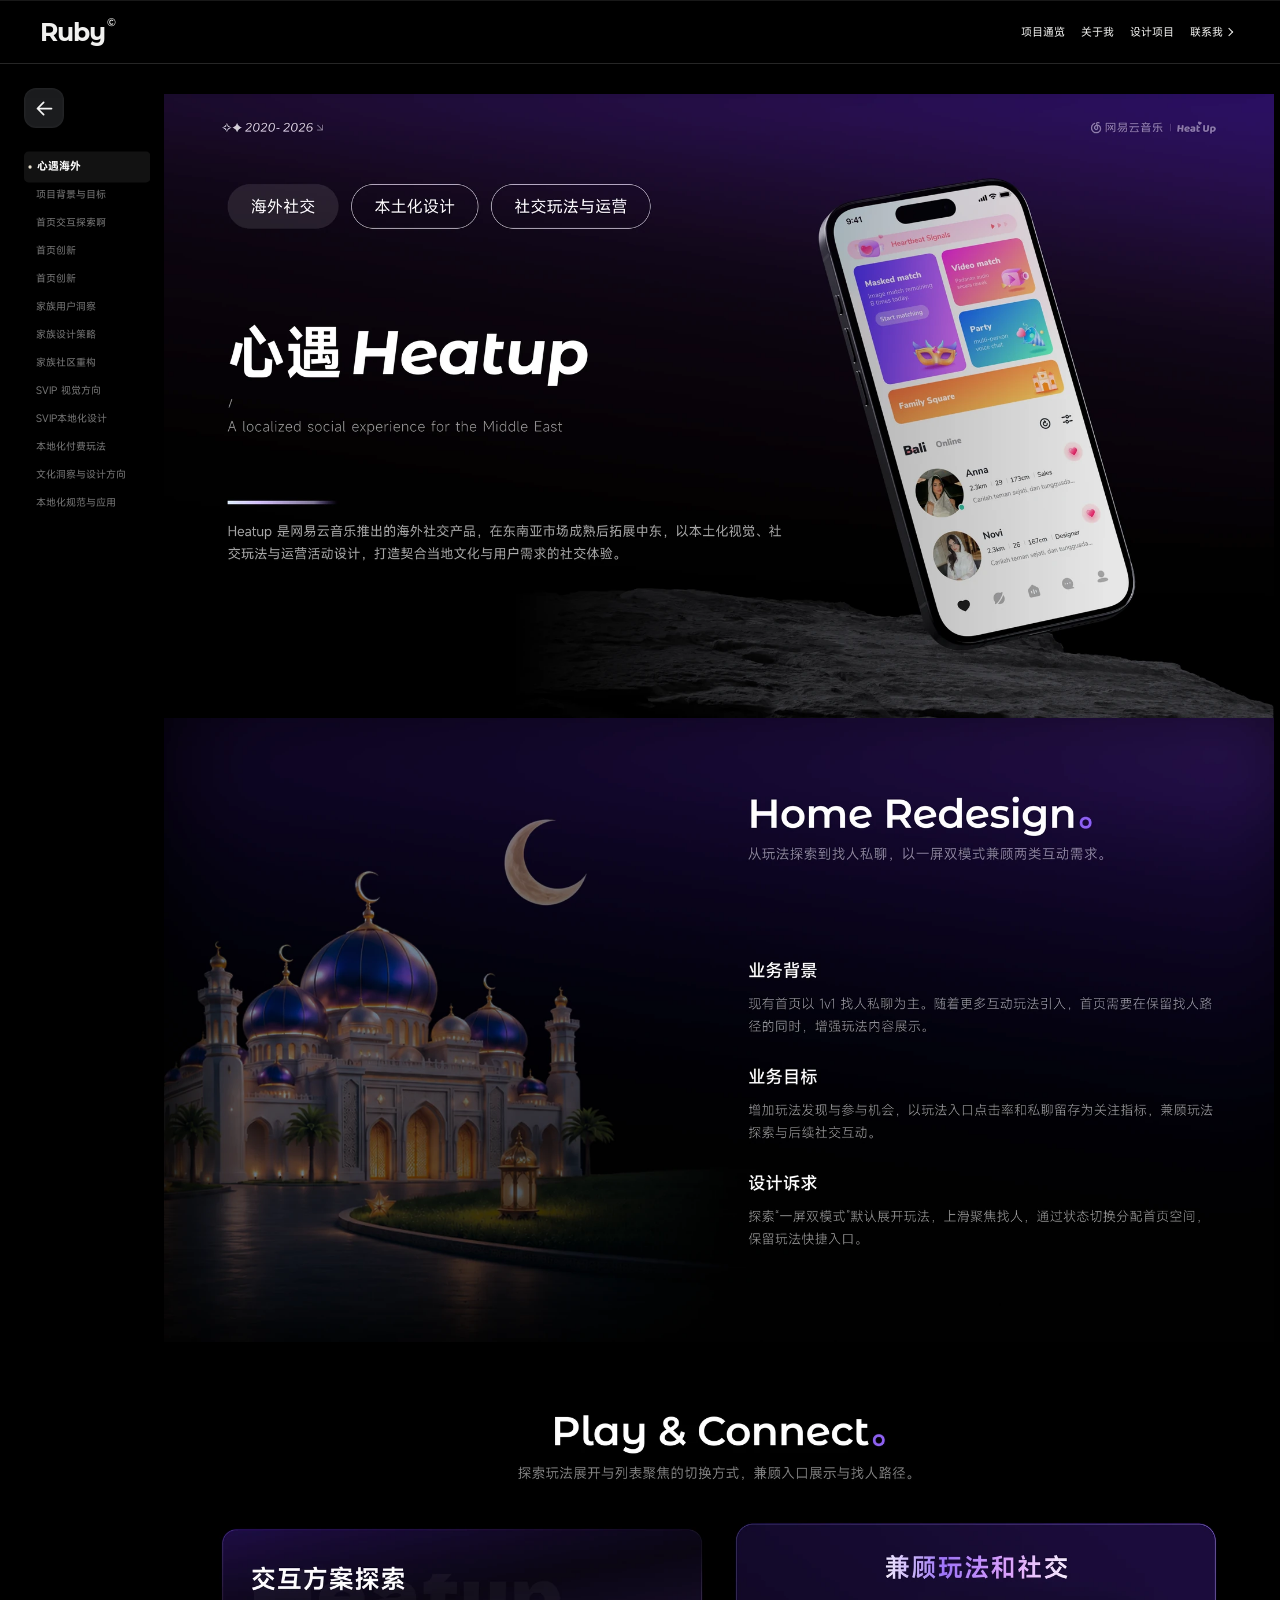
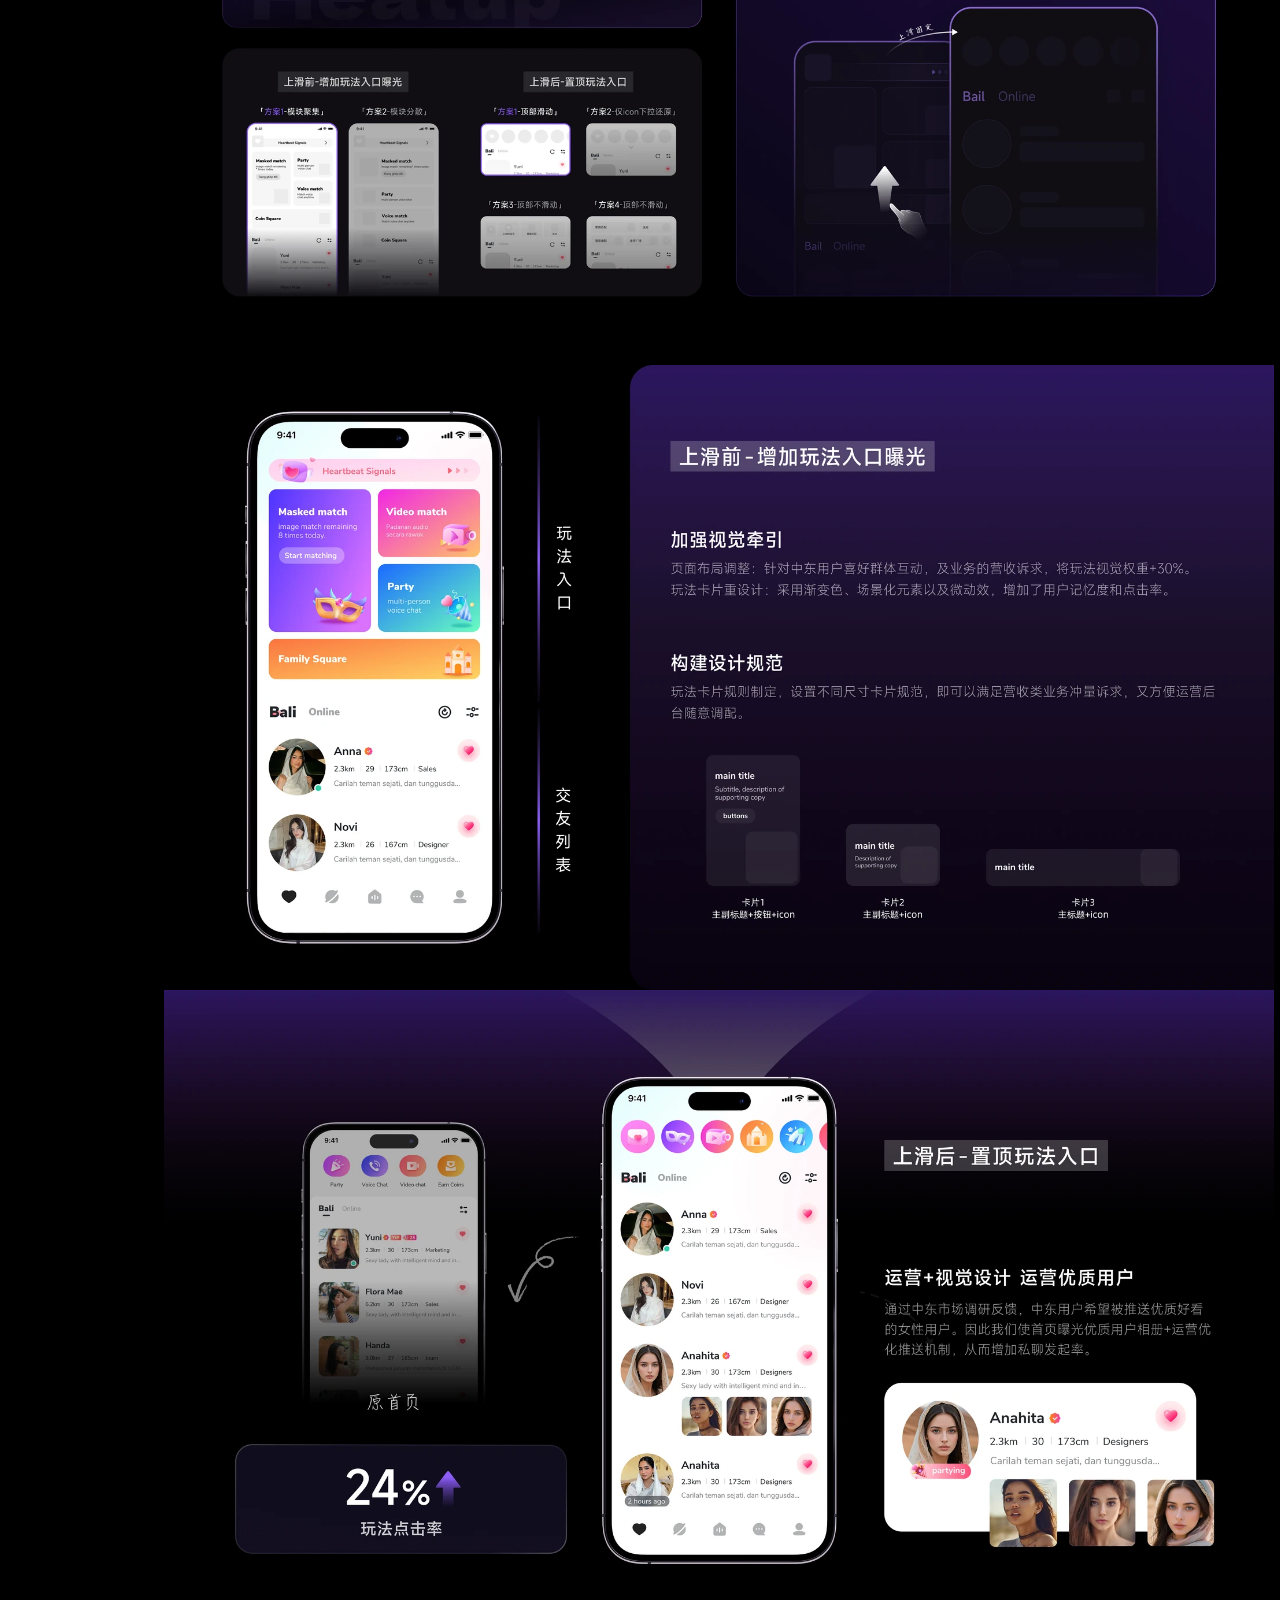
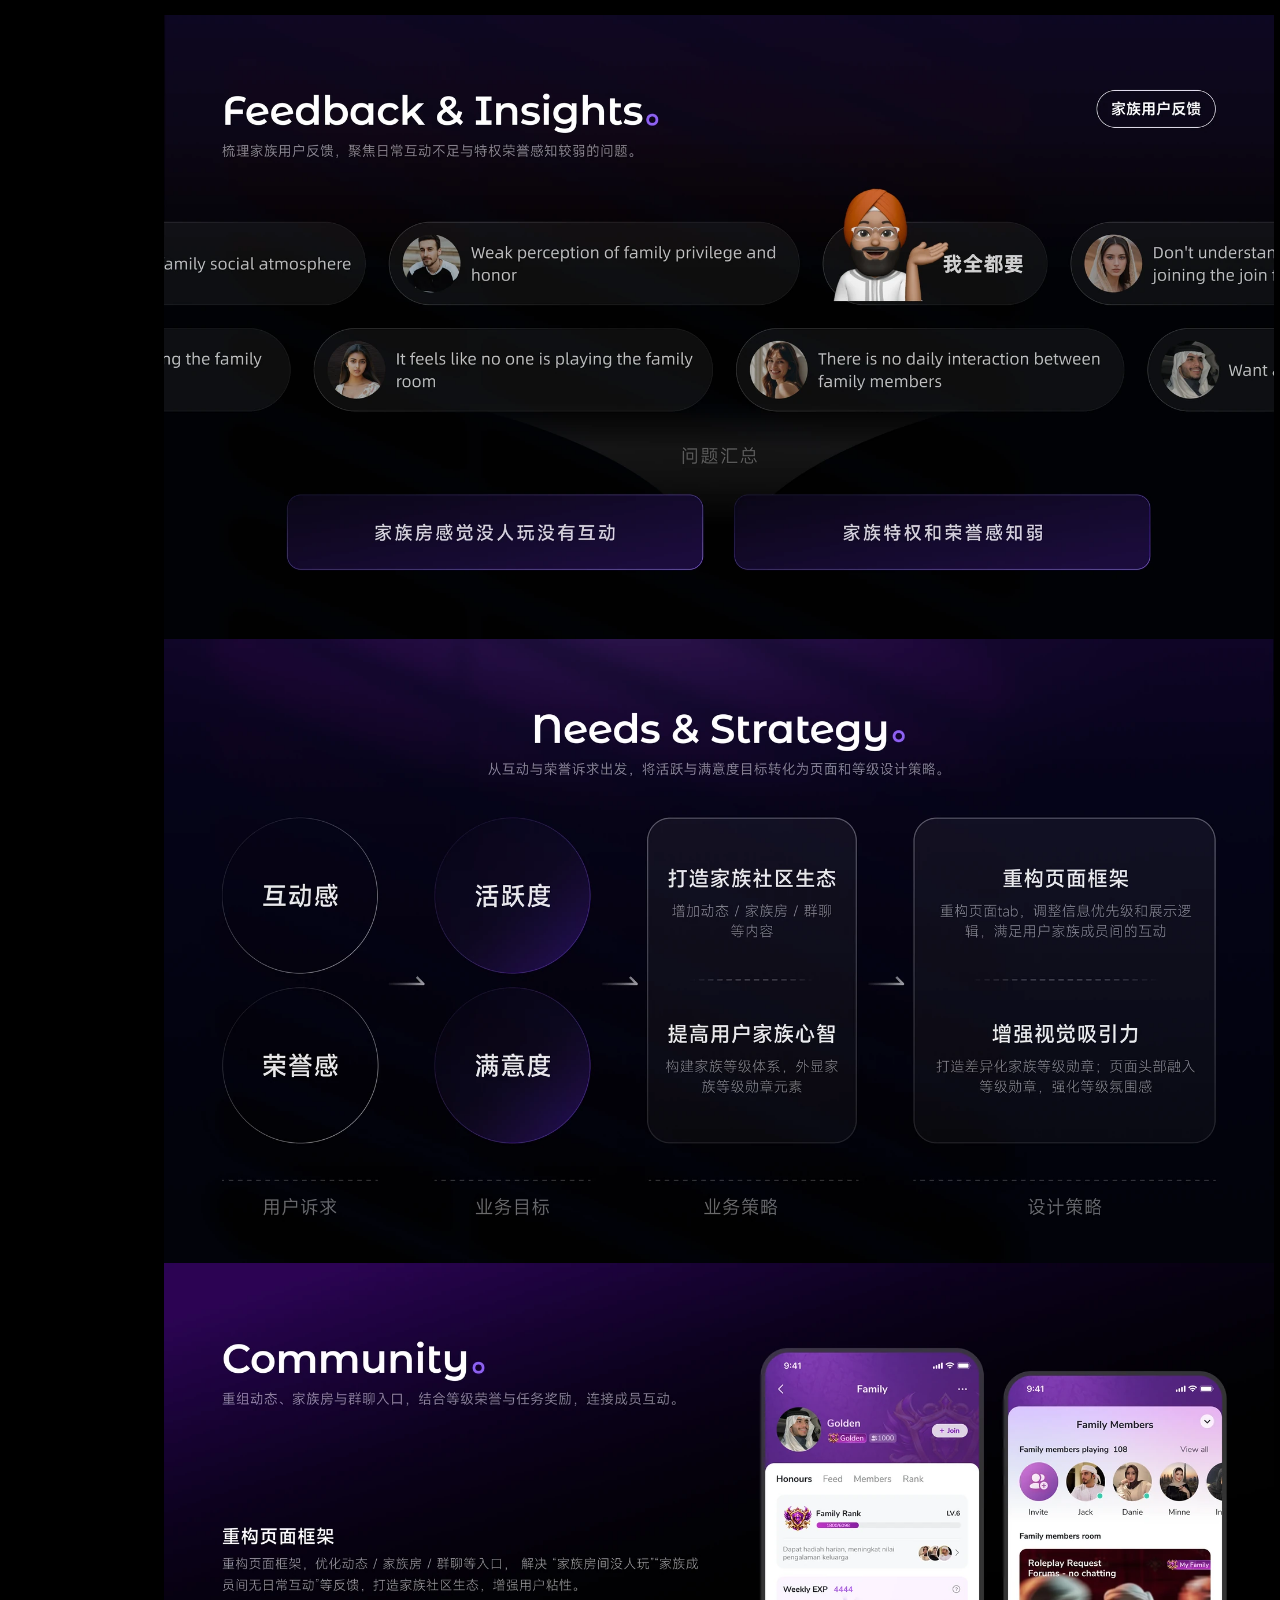
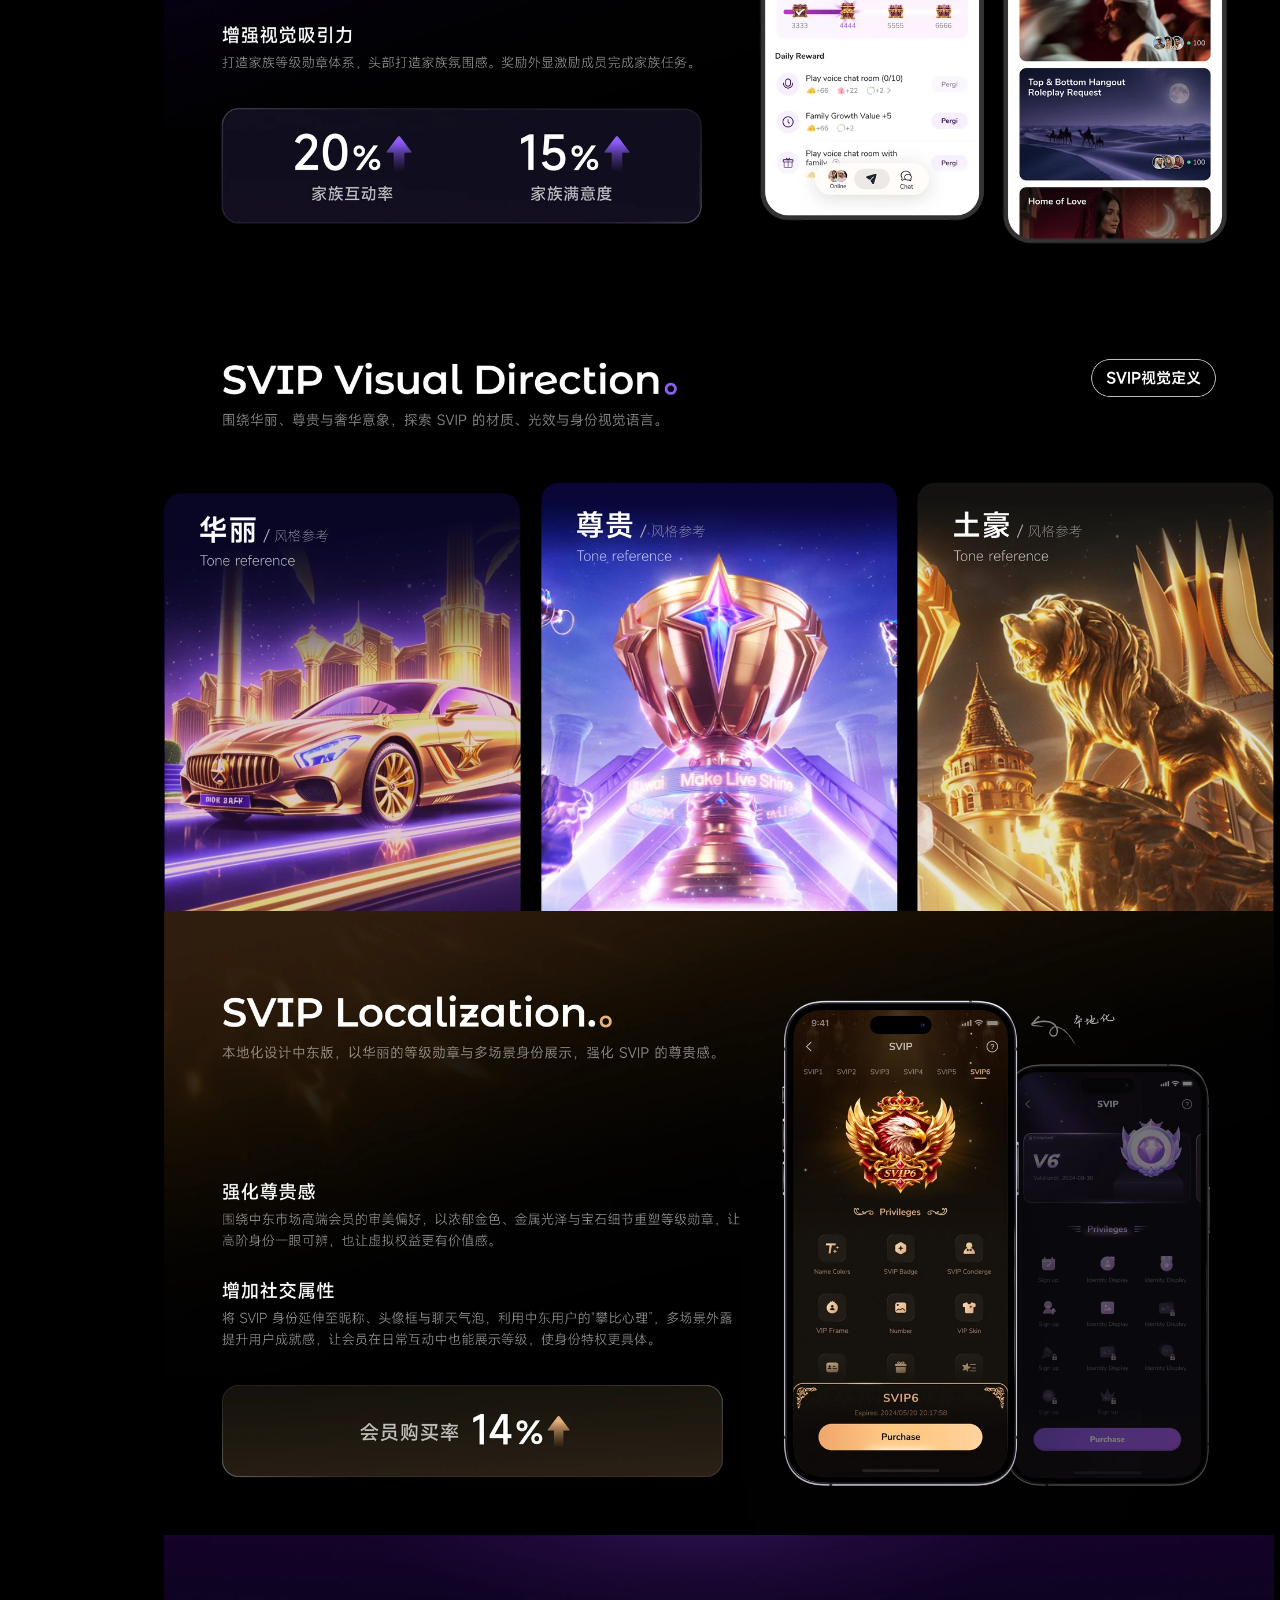
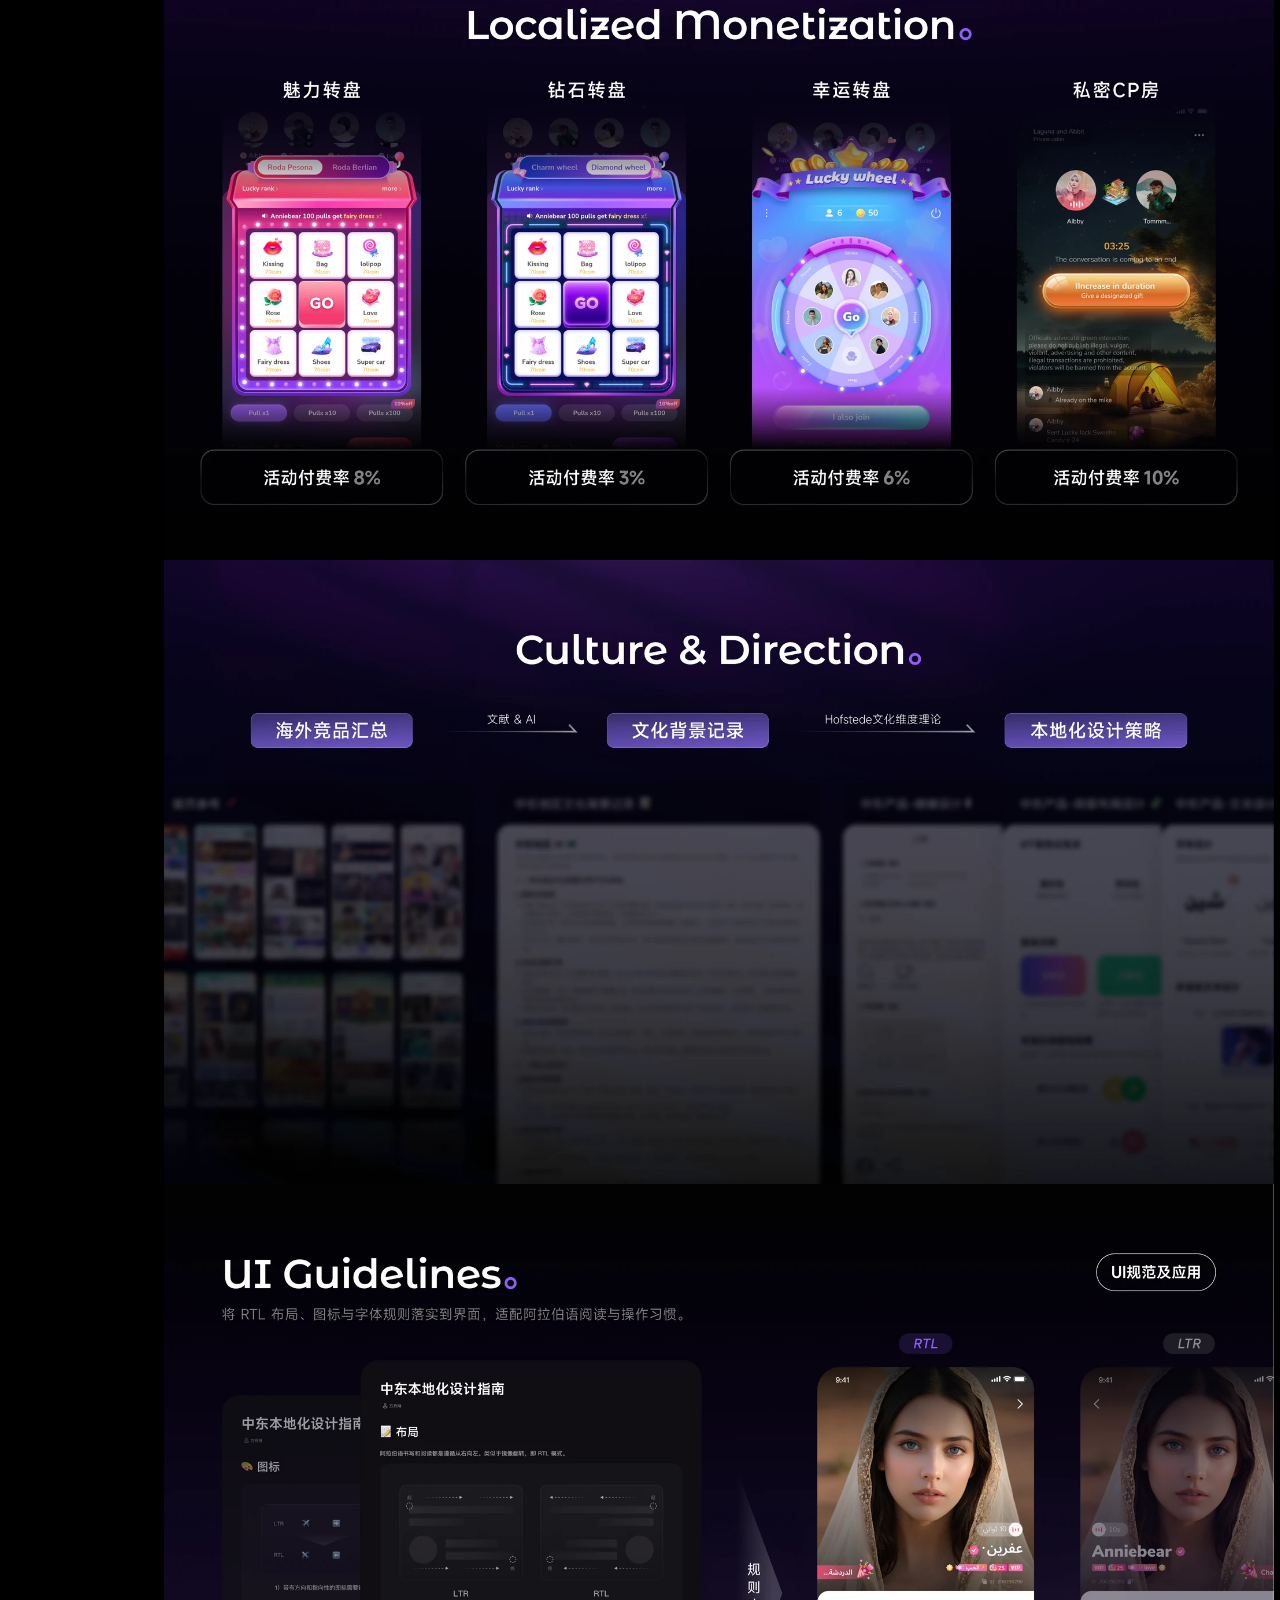
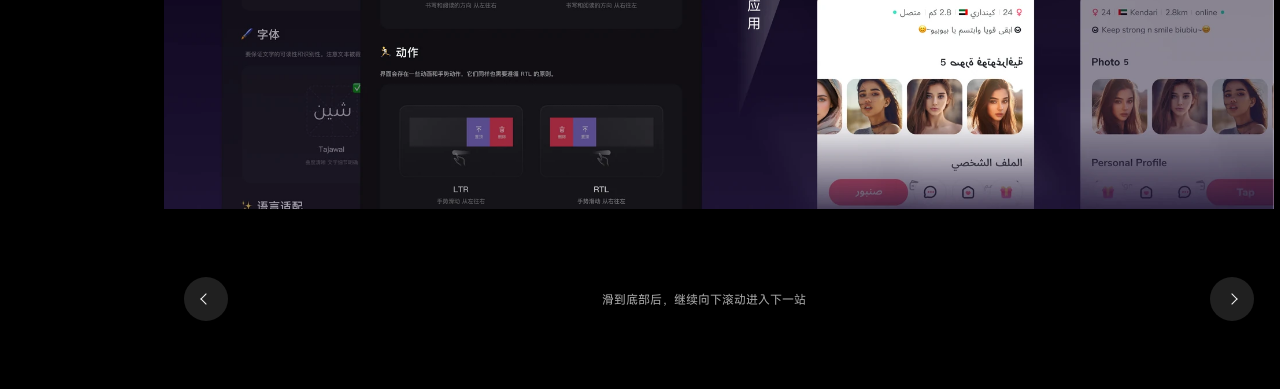
<file: project-2.html>
<!doctype html><html lang="zh-CN"><head><meta charset="UTF-8"><meta name="viewport" content="width=device-width,initial-scale=1"><title>心遇中东 · Ruby</title><style>*{box-sizing:border-box}html{scroll-behavior:smooth;scroll-padding-top:35px}body{margin:0;background:#111;color:#eee;font-family:Arial,'PingFang SC',sans-serif}a{color:inherit;text-decoration:none}.sidebar{position:fixed;inset:0 auto 0 0;width:190px;padding:35px 24px;border-right:1px solid #ffffff20;display:flex;flex-direction:column;background:#151515aa;backdrop-filter:blur(24px);z-index:5}.back,.next{font-size:12px;line-height:1.8}.brand{font-size:28px;font-weight:bold;margin:48px 0 12px}.project-name{font-size:13px;color:#999;line-height:1.7}.toc{display:flex;flex-direction:column;gap:22px;margin:auto 0}.toc a{font-size:12px;color:#888;border-left:2px solid transparent;padding-left:12px}.toc a.active{color:white;border-color:white}.next{border-top:1px solid #ffffff25;padding-top:22px}.gallery{margin-left:190px;padding:45px 4vw 0;max-width:2200px}.heading{margin:20px 0 45px}.heading small{font-size:10px;letter-spacing:3px;color:#888}h1{font-size:clamp(28px,4vw,64px);font-weight:500;letter-spacing:-1px}.gallery figure{margin:0 0 30px;scroll-margin-top:25px}.gallery img{display:block;width:100%;height:auto;aspect-ratio:16/9;object-fit:contain;background:#1c1c1c}.gallery figcaption{font-size:11px;color:#888;margin-top:12px;display:flex;justify-content:space-between}.end{padding:65px 0;text-align:center;color:#aaa;font-size:13px}.end a{display:inline-block;margin-top:25px;border:1px solid #666;border-radius:30px;padding:13px 24px;color:#eee}.progress{height:2px;background:#eee;width:0;margin:25px auto 0;max-width:150px}@media(max-width:700px){.sidebar{width:100%;height:auto;bottom:auto;padding:14px 5%;display:grid;grid-template-columns:1fr auto;gap:14px;border-bottom:1px solid #333}.brand,.project-name{display:none}.toc{grid-column:1/-1;grid-row:2;flex-direction:row;gap:18px;overflow-x:auto}.toc a{white-space:nowrap;padding-left:0;border:0}.toc a.active{text-decoration:underline;text-underline-offset:6px}.next{padding:0;border:0}.gallery{margin-left:0;padding:125px 4vw 0}.gallery figure{scroll-margin-top:120px}}@media(prefers-reduced-motion:reduce){html{scroll-behavior:auto}}nav{position:fixed;z-index:20;top:0;left:0;width:100%;height:82px;display:flex;align-items:center;justify-content:space-between;padding:0 5%;background:rgba(20,20,20,.46);backdrop-filter:blur(26px) saturate(0);-webkit-backdrop-filter:blur(26px) saturate(0);border-bottom:1px solid #ffffff26;box-shadow:inset 0 1px 0 #ffffff18,0 8px 32px #00000016}.logo{font-weight:700;font-size:25px;letter-spacing:-1px}.logo i{font-style:normal;color:#eee}nav .links{display:flex;gap:34px;font-size:13px}.nav-end{font-size:12px;color:#888}.dot{display:inline-block;width:6px;height:6px;border-radius:50%;background:#eee;margin-right:8px}.sidebar{top:82px}.project-name{margin-top:28px}.gallery{padding-top:115px}.gallery figure{margin:0;scroll-margin-top:82px}.gallery img{display:block}.end{text-align:right}.end .progress{margin-right:0}.end a{margin-left:auto}html{scroll-padding-top:0}@media(max-width:700px){nav{height:65px}nav .links{gap:18px;font-size:11px}.nav-end{display:none}.sidebar{top:65px}.gallery{padding-top:180px}.gallery figure{scroll-margin-top:160px}}
.end{height:180px;padding:0;position:relative;display:flex;align-items:center;justify-content:flex-end;gap:20px}.end #hint{position:absolute;left:50%;top:50%;transform:translate(-50%,-50%);text-align:center;width:55%;font-size:12px;padding-right:30px}.end>a{margin:0;position:relative;z-index:1}.end .progress{position:absolute;bottom:38px;left:50%;transform:translateX(-50%);margin:0}.sidebar>.next{margin-bottom:38px}.sidebar .toc{margin-top:auto;margin-bottom:auto}@media(max-width:700px){.sidebar>.next{margin-bottom:0}.end{height:180px}.end #hint{left:0;transform:translateY(-50%);width:60%;padding:0 15px 0 0;font-size:10px}.end>a{padding:12px 14px;font-size:12px}}nav .links{margin-left:auto}nav{gap:24px}nav{height:64px}:root{--nav-height:64px}html{scroll-padding-top:64px}.chevron{display:inline-block;width:9px;height:9px;border-top:2px solid currentColor;border-right:2px solid currentColor;transform:rotate(45deg);vertical-align:middle;margin:0 4px}.chevron.left{transform:rotate(-135deg)}@media(max-width:700px){nav{height:56px}:root{--nav-height:56px}html{scroll-padding-top:56px}}.sidebar{top:64px}.gallery{padding-top:97px}.gallery figure{scroll-margin-top:64px}@media(max-width:700px){.sidebar{top:56px}.gallery{padding-top:171px}.gallery figure{scroll-margin-top:151px}}body{background:#0c0c0c;color:#f1f1ef;-webkit-font-smoothing:antialiased}nav{background:#10101080}.toc a{transition:color .2s}.heading h1{font-weight:500;letter-spacing:-2px}.gallery img{width:100%;height:auto;aspect-ratio:auto;object-fit:initial;filter:none;opacity:1}.sidebar .toc{overflow-y:auto;min-height:0;flex:1;margin:25px 0;gap:0}.toc a{padding-top:10px;padding-bottom:10px;flex-shrink:0}.sidebar>.next{flex-shrink:0}@media(max-width:700px){.sidebar .toc{overflow-x:auto;overflow-y:hidden;margin:0;flex-direction:row;gap:18px}.toc a{padding-top:4px;padding-bottom:4px}}html,body{background:#000}nav{background:#0009}.sidebar{width:154px;padding:30px 18px;background:#000;border-right:0;text-align:left}.sidebar .back{font-size:10px}.project-name{font-size:11px}.sidebar .toc a{font-size:10px;color:#666;border:0;padding-left:0;text-decoration:none;transition:color .2s,font-size .2s}.sidebar .toc a.active{font-size:12px;color:#eee;text-decoration:underline;text-underline-offset:6px;text-decoration-thickness:1px}.gallery{margin-left:154px;padding-left:18px;padding-right:18px;max-width:none}.gallery figure{margin:0 0 100px}.gallery figure:last-of-type{margin-bottom:0}.gallery img{background:#000;filter:none}.end>a.next-circle{width:46px;height:46px;border:1px solid #777;border-radius:50%;padding:0;display:grid;place-items:center;margin:0}.sidebar .next{font-size:11px}@media(max-width:700px){.sidebar{width:100%;padding:12px 18px}.gallery{margin-left:0;padding-left:18px;padding-right:18px}.sidebar .toc a{font-size:10px}.sidebar .toc a.active{font-size:11px}.gallery figure{margin-bottom:100px}}.gallery figure{margin-bottom:20px}.gallery figure:last-of-type{margin-bottom:0}.end>a.prev-circle{position:absolute;left:0;top:50%;transform:translateY(-50%);margin:0;width:46px;height:46px;border:1px solid #777;border-radius:50%;padding:0;display:grid;place-items:center}.end>a:hover{background:#ffffff16}@media(max-width:700px){.gallery figure{margin-bottom:20px}.end #hint{left:50%;transform:translate(-50%,-50%);width:60%;padding:0 8px}}@font-face{font-family:MiSans;src:url('assets/optimized/MiSans-Regular-3d7a1f1793.woff2') format('woff2');font-weight:400;font-display:swap}@font-face{font-family:MiSans;src:url('assets/optimized/MiSans-Medium-09814c353e.woff2') format('woff2');font-weight:500;font-display:swap}@font-face{font-family:MiSans;src:url('assets/optimized/MiSans-Semibold-93938d1180.woff2') format('woff2');font-weight:600 900;font-display:swap}@font-face{font-family:'Montserrat Alternates';src:url('assets/optimized/MontserratAlternates-Black-a3885d3fa3.woff2') format('woff2');font-weight:900;font-display:swap}body,button,input,dialog{font-family:MiSans,sans-serif}.logo,.english-title{font-family:'Montserrat Alternates',MiSans,sans-serif;font-weight:900}.logo{letter-spacing:-1.3px}nav{padding-left:24px;padding-right:24px}.gallery figure{margin-bottom:10px}.gallery figure:last-of-type{margin-bottom:0}.sidebar{padding-left:24px;padding-right:16px}.sidebar .toc{position:absolute;top:50%;transform:translateY(-50%);left:24px;right:16px;flex:none;height:300px;max-height:calc(100% - 180px);margin:0;overflow:auto;scrollbar-width:none;display:block;padding-block:135px;scroll-behavior:smooth}.sidebar .toc::-webkit-scrollbar{display:none}.sidebar .toc a{display:block;line-height:18px;padding-top:5px;padding-bottom:5px;font-size:10px}.sidebar .toc a.active{font-size:12px}.heading h1{font-size:clamp(28px,4vw,60px)}.gallery{padding-right:24px}@media(max-width:700px){.sidebar .toc{position:static;transform:none;height:auto;max-height:none;display:flex;padding:0;overflow-x:auto;white-space:nowrap}.sidebar .toc a{padding:5px 0}.gallery{padding-left:24px;padding-right:24px}.gallery figure{margin-bottom:10px}}nav{padding-left:40px;padding-right:40px}.sidebar{padding-left:40px;width:174px}.sidebar .toc{left:40px}.gallery{margin-left:174px;padding-right:40px}@media(max-width:700px){.sidebar{width:100%;padding-left:40px;padding-right:40px}.gallery{margin-left:0;padding-left:40px;padding-right:40px}}nav .links a:last-child{display:inline-flex;align-items:center;gap:4px}nav .links a:last-child .chevron{margin:0;width:8px;height:8px}.sidebar{width:132px;padding-right:12px}.project-name{display:flex;flex-direction:column;gap:6px;line-height:1.7}.project-number{color:#aaa}.sidebar .toc{top:44%;right:12px;height:280px;padding-block:125px}.gallery{margin-left:132px;padding-left:0;padding-right:0;width:calc(100% - 132px)}.gallery figure{width:100%}.gallery img{width:100%;height:auto;max-width:none}.gallery .heading{padding-left:20px;padding-right:20px}.end{margin:0 20px}@media(max-width:700px){.sidebar{width:100%;padding-right:40px}.sidebar .project-name{display:none}.sidebar .toc{height:auto;padding:0;top:auto}.gallery{margin-left:0;width:100%;padding-left:0;padding-right:0}.gallery .heading{padding-left:40px;padding-right:40px}.end{margin:0 20px}}
.gallery{padding-top:94px}.gallery figure,.gallery figure:last-of-type{margin:0}.sidebar{width:170px;padding:24px 14px 24px 24px}.sidebar .back{display:inline-flex;align-items:center;gap:4px;border:1px solid #ffffff30;border-radius:24px;padding:5px 10px;width:max-content}.sidebar .toc{left:24px;right:14px;top:78px;bottom:28px;height:auto;max-height:none;transform:none;margin:0;padding:0;overflow-y:auto;scrollbar-width:thin;scrollbar-color:#777 #161616;scroll-behavior:smooth}.sidebar .toc a{font-size:10px;line-height:1.6;color:#777;padding:7px 7px 7px 12px;border-radius:4px;text-decoration:none;position:relative;transition:background .2s,color .2s;overflow-wrap:anywhere}.sidebar .toc a.active{font-size:10px;color:#fff;background:#ffffff12;text-decoration:none;font-weight:600}.sidebar .toc a.active:before{content:'';width:3px;height:3px;border-radius:50%;background:#e7e0ce;position:absolute;left:4px;top:50%;transform:translateY(-50%)}.gallery{margin-left:170px;width:calc(100% - 170px)}@media(max-width:700px){.sidebar{width:100%;padding:12px 24px;gap:8px}.sidebar .toc{position:static;display:flex;height:auto;max-height:none;padding:0;overflow-x:auto;overflow-y:hidden}.sidebar .toc a{white-space:nowrap;overflow-wrap:normal;flex-shrink:0;padding:5px 12px}.gallery{padding-top:155px;margin-left:0;width:100%}.gallery figure{margin:0}}.sidebar .toc{top:96px;bottom:auto;height:min(380px,calc(100svh - 220px));max-height:calc(100svh - 220px);scrollbar-width:thin;scrollbar-color:#555 transparent}.sidebar .toc::-webkit-scrollbar{display:block;width:2px;height:2px}.sidebar .toc::-webkit-scrollbar-track{background:transparent}.sidebar .toc::-webkit-scrollbar-thumb{background:#555;border-radius:8px}.sidebar .toc::-webkit-scrollbar-button{display:none}@media(max-width:700px){.sidebar{top:56px;padding:14px 24px 12px;display:flex;flex-direction:column;gap:14px;align-items:stretch;height:auto}.sidebar .back{align-self:flex-start}.sidebar .toc{position:relative;left:auto;right:auto;top:auto;bottom:auto;transform:none;display:flex;flex-direction:row;align-items:center;gap:12px;height:34px;min-height:34px;max-height:34px;flex:none;margin:0;padding:0 0 5px;overflow-x:auto;overflow-y:hidden;scrollbar-width:thin}.sidebar .toc a{display:block;line-height:20px;padding:4px 10px 4px 12px;flex-shrink:0}.gallery{padding-top:178px}.gallery figure{scroll-margin-top:178px}}
@media(max-width:700px){.sidebar .toc::-webkit-scrollbar{height:1px}.sidebar .toc{scrollbar-width:thin}}
/* Shared monochrome button language */
:root{--button-border:rgba(255,255,255,.18);--button-hover:rgba(255,255,255,.14)}
button,.pill,.back,.next-circle,.prev-circle,.cover-enter{transition:background .2s ease,border-color .2s ease,box-shadow .2s ease,opacity .2s ease; -webkit-tap-highlight-color:transparent}
button:focus-visible,.pill:focus-visible,.back:focus-visible,.next-circle:focus-visible,.prev-circle:focus-visible{outline:2px solid #fff;outline-offset:4px}
.pill{min-height:44px;border:1px solid var(--button-border);background:rgba(255,255,255,.07);backdrop-filter:blur(18px);-webkit-backdrop-filter:blur(18px);box-shadow:inset 0 1px 0 #ffffff0a;font-size:13px;font-weight:500;padding:12px 22px;gap:18px}
.pill:hover{background:#f1f1f1;color:#111;border-color:#f1f1f1;box-shadow:0 4px 24px #ffffff0c}.pill:active{background:#d9d9d9}
#contact #contactBtn{height:44px;border:1px solid var(--button-border);border-radius:24px;background:#ffffff1a;color:#f5f5f5;box-shadow:inset 0 1px 0 #ffffff12;backdrop-filter:blur(24px);-webkit-backdrop-filter:blur(24px);font-weight:500}
#contact #contactBtn:hover{background:#ffffff2b;border-color:#ffffff55;box-shadow:inset 0 1px 0 #ffffff20,0 6px 24px #0003}#contact #contactBtn:active{background:#ffffff36}
#work .project-arrow,.end>a.next-circle,.end>a.prev-circle{width:44px;height:44px;border:1px solid var(--button-border);background:#ffffff08;color:#ddd;box-shadow:inset 0 1px 0 #ffffff08;display:grid;place-items:center;border-radius:50%;padding:0}
#work .project-arrow:hover,.end>a.next-circle:hover,.end>a.prev-circle:hover{background:#f1f1f1;color:#111;border-color:#f1f1f1}#work .project-arrow:active,.end>a.next-circle:active,.end>a.prev-circle:active{background:#ccc;color:#111}
.cover-enter{width:44px;height:44px;border:1px solid #ffffff40;background:#ffffff18;backdrop-filter:blur(22px);-webkit-backdrop-filter:blur(22px);box-shadow:inset 0 1px 0 #ffffff16,0 4px 16px #0002}.project-link:hover .cover-enter{background:#ffffff35;border-color:#ffffff80}.project-link:active .cover-enter{background:#ffffff50}
.sidebar .back{min-height:32px;display:inline-flex;align-items:center;border:1px solid var(--button-border);border-radius:18px;padding:5px 11px;color:#bbb;background:#ffffff05;font-size:11px}.sidebar .back:hover{color:#fff;background:var(--button-hover);border-color:#ffffff35}
nav .links a{min-height:36px;display:inline-flex;align-items:center;justify-content:center;border-radius:18px;padding:0 12px;opacity:1}nav .links{gap:10px}nav .links a:hover{background:#ffffff0d;color:white;opacity:1}nav .links a:active{background:#ffffff18}
.modal-contact a{border:1px solid var(--button-border);border-radius:20px;padding:8px 16px;background:#ffffff06}.modal-contact a:hover{background:var(--button-hover);border-color:#ffffff40}#modal #close{width:32px;height:32px;border-radius:50%;color:#999}#modal #close:hover{background:#ffffff12;color:white}.chevron{width:8px;height:8px;border-width:1.7px}.project-arrow .chevron{width:9px;height:9px}
@media(max-width:700px){nav .links{gap:0}nav .links a{padding:0 8px;font-size:11px}.sidebar .back{min-height:30px}.pill{min-height:44px}}
@media(prefers-reduced-motion:reduce){button,.pill,.back,.next-circle,.prev-circle,.cover-enter{transition:none}}

/* Screenshot-led controls */
.sidebar .back{width:40px;height:40px;min-height:40px;display:grid;place-items:center;padding:0;border-radius:12px;background:#1b1c1e;border:1px solid #ffffff08;box-shadow:inset 0 0 0 1px #ffffff03;color:#f5f5f5}.sidebar .back:hover{background:#292b2e;border-color:#ffffff12}.sidebar .back:active{background:#333538}
.back-icon{display:block;width:21px;height:21px}.sidebar .toc{top:86px}
#work .project-arrow,.end>a.next-circle,.end>a.prev-circle{background:#202020;border:0;box-shadow:none;color:#f4f4f4;width:44px;height:44px}.project-arrow:hover,.end>a.next-circle:hover,.end>a.prev-circle:hover{background:#343434!important;color:#fff!important}
.cover-enter{background:rgba(255,255,255,.19);border:0;box-shadow:none;backdrop-filter:blur(20px);-webkit-backdrop-filter:blur(20px);color:#fff;width:42px;height:42px}.project.selected .cover-enter{background:rgba(76,83,90,.66)}.project-link:hover .cover-enter{background:rgba(105,113,122,.76);border:0}.project-link:active .cover-enter{background:rgba(125,134,143,.86)}
.pill{background:#1f1f1f;border:1px solid #ffffff08;border-radius:12px;box-shadow:none;padding:12px 22px;gap:12px;color:#f5f5f5}.pill:hover{background:#303030;color:#fff;border-color:#ffffff12}.pill:active{background:#3b3b3b}
#contact #contactBtn{border-radius:12px;background:rgba(255,255,255,.18);backdrop-filter:blur(24px);-webkit-backdrop-filter:blur(24px);border:1px solid #ffffff08;box-shadow:none;font-weight:500}#contact #contactBtn:hover{background:rgba(255,255,255,.26);border-color:#ffffff12;box-shadow:none}
#modal{width:min(440px,calc(100vw - 40px));max-width:440px;max-height:calc(100svh - 40px);border:0;border-radius:22px;background:#202123;color:#f7f7f7;padding:32px;box-shadow:0 24px 100px #0005;overflow:auto}#modal::backdrop{background:#000a;backdrop-filter:blur(8px)}#modalTitle{font-family:MiSans,sans-serif;text-align:left;font-size:21px;font-weight:600;margin:0 32px 16px 0;line-height:1.5}#modalText{font-size:12px;color:#92979d;line-height:1.9;text-align:left;margin:0 0 20px}#modal #close{position:absolute;right:18px;top:20px;width:32px;height:32px;border:0;border-radius:8px;color:#f5f5f5;background:transparent}#modal #close:hover{background:#ffffff0c}.modal-contact{justify-content:flex-start;gap:10px}.modal-contact a{background:#f7f8fa;color:#111;border:0;border-radius:9px;padding:9px 17px;font-weight:600;font-size:12px}.modal-contact a:hover{background:#dedfe2;border:0}.qr-image{width:min(240px,100%);border-radius:12px;margin:24px auto 0}nav .links a{border-radius:9px}
@media(max-width:700px){.sidebar .back{width:34px;height:34px;min-height:34px;border-radius:10px}.sidebar .toc{top:auto}.sidebar{gap:12px}#modal{padding:28px 24px}#modalTitle{font-size:20px}.gallery{padding-top:178px}.gallery figure{scroll-margin-top:178px}}
nav .links a:last-child{gap:1px}nav .links a:last-child .chevron{margin:0}/* Consistent text–icon spacing */
:root{--icon-label-gap:12px}nav .links a:last-child,.pill,#contact #contactBtn,.sidebar .back{gap:var(--icon-label-gap)}nav .links a:last-child .chevron,.pill .chevron,#contact #contactBtn .chevron,.sidebar .back .chevron{margin:0;flex-shrink:0}.pill>span{display:inline-flex;align-items:center}.modal-contact a{display:inline-flex;align-items:center;gap:var(--icon-label-gap)}
nav{background:rgba(0,0,0,.18);backdrop-filter:blur(0px);-webkit-backdrop-filter:blur(0px);transition:background .4s,backdrop-filter .4s,border-color .4s}nav.scrolled{background:rgba(20,20,20,.56);backdrop-filter:blur(24px);-webkit-backdrop-filter:blur(24px);border-bottom-color:#ffffff20}nav .links a:last-child{gap:6px}.slow-enter{opacity:0;transform:translateY(14px);transition:opacity 1.1s ease,transform 1.1s cubic-bezier(.2,.65,.3,1);transition-delay:var(--enter-delay,0ms)}.slow-enter.entered{opacity:1;transform:translateY(0)}@media(prefers-reduced-motion:reduce){.slow-enter{opacity:1;transform:none;transition:none}nav{transition:none}}.sidebar .toc::-webkit-scrollbar{width:1px;height:.5px}.sidebar .toc::-webkit-scrollbar-thumb{border-radius:4px}.sidebar .toc{scrollbar-width:thin}@media(max-width:700px){.sidebar .toc::-webkit-scrollbar{height:.5px;width:1px}}nav .links a:last-child{gap:3px}nav .links a:last-child .chevron{width:6px;height:6px;border-width:1.3px;margin:0}.logo{position:relative;font-weight:900;-webkit-text-stroke:.35px #000;letter-spacing:-1px;display:inline-flex;align-items:flex-start}.logo sup{font-family:MiSans,sans-serif;font-size:10px;line-height:1;font-weight:500;-webkit-text-stroke:0;margin-left:2px;margin-top:1px}nav .logo{font-weight:500;-webkit-text-stroke:0} @media(min-width:701px){.sidebar{width:164px}.gallery{margin-left:164px}}
/* Use all available desktop height for the complete project directory. */
@media(min-width:701px){.sidebar .toc{top:86px;bottom:18px;height:auto;max-height:none;padding:0;overflow-y:auto}.sidebar .toc a{padding-top:6px;padding-bottom:6px}}
</style><link rel="stylesheet" href="assets/shared-nav.css?v=49835a45a9e1"><link rel="stylesheet" href="assets/detail-sidebar.css?v=1"><link rel="stylesheet" href="assets/button-motion.css?v=1"><style>.gallery figure{position:relative}.media-retry{position:absolute;inset:0;margin:auto;width:max-content;max-width:90%;height:max-content;padding:12px 20px;border:1px solid #666;border-radius:8px;background:#222;color:#fff;cursor:pointer;font:14px sans-serif}</style><script src="assets/media-recovery.js?v=1" defer></script><style>html{scroll-padding-top:0}.gallery figure{scroll-margin-top:var(--project-scroll-offset,178px)}</style></head><body><nav><a href="index.html#home" class="logo">Ruby<sup>©</sup></a><div class="links"><a href="index.html#overview">项目通览</a><a href="index.html#about">关于我</a><a href="index.html#work">设计项目</a><a href="index.html#contact">联系我 <i class="chevron" aria-hidden="true"></i></a></div></nav><aside class="sidebar"><a class="back" href="index.html?project=2#work" aria-label="返回项目展示" title="返回"><svg class="back-icon" viewBox="0 0 24 24" fill="none" aria-hidden="true"><path d="M20 12H4m7-7-7 7 7 7" stroke="currentColor" stroke-width="2" stroke-linecap="round" stroke-linejoin="round"/></svg></a><div class="toc"><a href="#frame-1" class="active">心遇海外</a><a href="#frame-2" class="">项目背景与目标</a><a href="#frame-3" class="">首页交互探索啊</a><a href="#frame-4" class="">首页创新</a><a href="#frame-5" class="">首页创新</a><a href="#frame-6" class="">家族用户洞察</a><a href="#frame-7" class="">家族设计策略</a><a href="#frame-8" class="">家族社区重构</a><a href="#frame-9" class="">SVIP 视觉方向</a><a href="#frame-10" class="">SVIP本地化设计</a><a href="#frame-11" class="">本地化付费玩法</a><a href="#frame-12" class="">文化洞察与设计方向</a><a href="#frame-13" class="">本地化规范与应用</a></div></aside><main class="gallery"><figure id="frame-1"><img alt="心遇海外" src="assets/optimized/project-2-19-0cf9c67542-1920.webp" srcset="assets/optimized/project-2-19-0cf9c67542-960.webp 960w, assets/optimized/project-2-19-0cf9c67542-1920.webp 1920w, assets/optimized/project-2-19-0cf9c67542-2880.webp 2880w" sizes="(max-width: 700px) 100vw, calc(100vw - 190px)" data-fallback="assets/project-2/19.png?v=0cf9c67542c5" width="3842" height="2160" decoding="async" loading="eager" fetchpriority="high"></figure><figure id="frame-2"><img alt="项目背景与目标" src="assets/optimized/project-2-20-7cb4fe1013-1920.webp" srcset="assets/optimized/project-2-20-7cb4fe1013-960.webp 960w, assets/optimized/project-2-20-7cb4fe1013-1920.webp 1920w, assets/optimized/project-2-20-7cb4fe1013-2880.webp 2880w" sizes="(max-width: 700px) 100vw, calc(100vw - 190px)" data-fallback="assets/project-2/20.png?v=7cb4fe101335" width="3842" height="2160" decoding="async" loading="lazy"></figure><figure id="frame-3"><img alt="首页交互探索啊" src="assets/optimized/project-2-21-3edcfab54a-1920.webp" srcset="assets/optimized/project-2-21-3edcfab54a-960.webp 960w, assets/optimized/project-2-21-3edcfab54a-1920.webp 1920w, assets/optimized/project-2-21-3edcfab54a-2880.webp 2880w" sizes="(max-width: 700px) 100vw, calc(100vw - 190px)" data-fallback="assets/project-2/21.png?v=3edcfab54a75" width="3842" height="2160" decoding="async" loading="lazy"></figure><figure id="frame-4"><img alt="首页创新" src="assets/optimized/project-2-22-2b5d88a84c-1920.webp" srcset="assets/optimized/project-2-22-2b5d88a84c-960.webp 960w, assets/optimized/project-2-22-2b5d88a84c-1920.webp 1920w, assets/optimized/project-2-22-2b5d88a84c-2880.webp 2880w" sizes="(max-width: 700px) 100vw, calc(100vw - 190px)" data-fallback="assets/project-2/22.png?v=2b5d88a84c97" width="3840" height="2160" decoding="async" loading="lazy"></figure><figure id="frame-5"><img alt="首页创新" src="assets/optimized/project-2-23-d3e90877e3-1920.webp" srcset="assets/optimized/project-2-23-d3e90877e3-960.webp 960w, assets/optimized/project-2-23-d3e90877e3-1920.webp 1920w, assets/optimized/project-2-23-d3e90877e3-2880.webp 2880w" sizes="(max-width: 700px) 100vw, calc(100vw - 190px)" data-fallback="assets/project-2/23.png?v=d3e90877e37f" width="3840" height="2164" decoding="async" loading="lazy"></figure><figure id="frame-6"><img alt="家族用户洞察" src="assets/optimized/project-2-24-55d05e1801-1920.webp" srcset="assets/optimized/project-2-24-55d05e1801-960.webp 960w, assets/optimized/project-2-24-55d05e1801-1920.webp 1920w, assets/optimized/project-2-24-55d05e1801-2880.webp 2880w" sizes="(max-width: 700px) 100vw, calc(100vw - 190px)" data-fallback="assets/project-2/24.png?v=55d05e18016d" width="3842" height="2160" decoding="async" loading="lazy"></figure><figure id="frame-7"><img alt="家族设计策略" src="assets/optimized/project-2-25-84f39ab3a9-1920.webp" srcset="assets/optimized/project-2-25-84f39ab3a9-960.webp 960w, assets/optimized/project-2-25-84f39ab3a9-1920.webp 1920w, assets/optimized/project-2-25-84f39ab3a9-2880.webp 2880w" sizes="(max-width: 700px) 100vw, calc(100vw - 190px)" data-fallback="assets/project-2/25.png?v=84f39ab3a991" width="3842" height="2160" decoding="async" loading="lazy"></figure><figure id="frame-8"><img alt="家族社区重构" src="assets/optimized/project-2-26-bbb27e4535-1920.webp" srcset="assets/optimized/project-2-26-bbb27e4535-960.webp 960w, assets/optimized/project-2-26-bbb27e4535-1920.webp 1920w, assets/optimized/project-2-26-bbb27e4535-2880.webp 2880w" sizes="(max-width: 700px) 100vw, calc(100vw - 190px)" data-fallback="assets/project-2/26.png?v=bbb27e45354d" width="3840" height="2160" decoding="async" loading="lazy"></figure><figure id="frame-9"><img alt="SVIP 视觉方向" src="assets/optimized/project-2-27-11f102e01b-1920.webp" srcset="assets/optimized/project-2-27-11f102e01b-960.webp 960w, assets/optimized/project-2-27-11f102e01b-1920.webp 1920w, assets/optimized/project-2-27-11f102e01b-2880.webp 2880w" sizes="(max-width: 700px) 100vw, calc(100vw - 190px)" data-fallback="assets/project-2/27.png?v=11f102e01bf6" width="3842" height="2160" decoding="async" loading="lazy"></figure><figure id="frame-10"><img alt="SVIP本地化设计" src="assets/optimized/project-2-28-6b43df2004-1920.webp" srcset="assets/optimized/project-2-28-6b43df2004-960.webp 960w, assets/optimized/project-2-28-6b43df2004-1920.webp 1920w, assets/optimized/project-2-28-6b43df2004-2880.webp 2880w" sizes="(max-width: 700px) 100vw, calc(100vw - 190px)" data-fallback="assets/project-2/28.png?v=6b43df200403" width="3840" height="2160" decoding="async" loading="lazy"></figure><figure id="frame-11"><img alt="本地化付费玩法" src="assets/optimized/project-2-29-29d2767ffd-1920.webp" srcset="assets/optimized/project-2-29-29d2767ffd-960.webp 960w, assets/optimized/project-2-29-29d2767ffd-1920.webp 1920w, assets/optimized/project-2-29-29d2767ffd-2880.webp 2880w" sizes="(max-width: 700px) 100vw, calc(100vw - 190px)" data-fallback="assets/project-2/29.png?v=29d2767ffd6d" width="3840" height="2160" decoding="async" loading="lazy"></figure><figure id="frame-12"><img alt="文化洞察与设计方向" src="assets/optimized/project-2-30-ba10b52907-1920.webp" srcset="assets/optimized/project-2-30-ba10b52907-960.webp 960w, assets/optimized/project-2-30-ba10b52907-1920.webp 1920w, assets/optimized/project-2-30-ba10b52907-2880.webp 2880w" sizes="(max-width: 700px) 100vw, calc(100vw - 190px)" data-fallback="assets/project-2/30.png?v=ba10b529079a" width="3840" height="2160" decoding="async" loading="lazy"></figure><figure id="frame-13"><img alt="本地化规范与应用" src="assets/optimized/project-2-31-4dd9fa860f-1920.webp" srcset="assets/optimized/project-2-31-4dd9fa860f-960.webp 960w, assets/optimized/project-2-31-4dd9fa860f-1920.webp 1920w, assets/optimized/project-2-31-4dd9fa860f-2880.webp 2880w" sizes="(max-width: 700px) 100vw, calc(100vw - 190px)" data-fallback="assets/project-2/31.png?v=4dd9fa860fe0" width="3840" height="2160" decoding="async" loading="lazy"></figure><footer class="end"><a class="prev-circle" href="project-1.html" aria-label="上一个项目"><i class="chevron left" aria-hidden="true"></i></a><div id="hint">滑到底部后，继续向下滚动进入下一站</div><div class="progress"></div><a href="project-3.html" aria-label="下一个项目" class="next-circle"><i class="chevron" aria-hidden="true"></i></a></footer></main><script>const links=[...document.querySelectorAll('.toc a')];const sections=[...document.querySelectorAll('figure')];function centerActive(a){const toc=a.parentElement;if(innerWidth>700)toc.scrollTo({top:a.offsetTop-toc.clientHeight/2+a.offsetHeight/2,behavior:'smooth'});else toc.scrollTo({left:a.offsetLeft-toc.clientWidth/2+a.offsetWidth/2,behavior:'smooth'})}// Choose one section from its position, rather than observer callback order.
let tocFrame=0;
function syncProjectToc(){
 tocFrame=0;
 const navBottom=document.querySelector('nav').getBoundingClientRect().bottom;
 const sidebarBottom=innerWidth<=700?document.querySelector('.sidebar').getBoundingClientRect().bottom:navBottom;
 const line=Math.max(navBottom+24,sidebarBottom+16,innerHeight*.2);
 document.documentElement.style.setProperty('--project-scroll-offset',Math.max(navBottom,sidebarBottom)+8+'px');
 const scroller=document.scrollingElement||document.documentElement;
 const maxScroll=Math.max(0,scroller.scrollHeight-scroller.clientHeight);
 let index=0;
 if(scrollY>2)sections.forEach((section,i)=>{if(section.getBoundingClientRect().top<=line)index=i});
 // The final figure may never reach the reading line before scrolling ends.
 if(maxScroll>2&&scroller.scrollTop>=maxScroll-4)index=sections.length-1;
 links.forEach((a,i)=>{
  const selected=i===index;
  const changed=selected&&!a.classList.contains('active');
  a.classList.toggle('active',selected);
  if(selected)a.setAttribute('aria-current','location');else a.removeAttribute('aria-current');
  if(changed)centerActive(a);
 });
}
function scheduleProjectToc(){if(!tocFrame)tocFrame=requestAnimationFrame(syncProjectToc)}
window.addEventListener('scroll',scheduleProjectToc,{passive:true});
window.addEventListener('resize',scheduleProjectToc);
window.addEventListener('pageshow',scheduleProjectToc);
window.visualViewport?.addEventListener('resize',scheduleProjectToc);
new ResizeObserver(scheduleProjectToc).observe(document.querySelector('.sidebar'));
new ResizeObserver(scheduleProjectToc).observe(document.querySelector('.gallery'));
if(new URLSearchParams(location.search).has('sheet')&&!location.hash){
 history.scrollRestoration='manual';window.scrollTo({top:0,left:0,behavior:'instant'});
 document.querySelector('.toc').scrollTo({top:0,left:0,behavior:'instant'});
}
syncProjectToc();
let armed=false,amount=0,stamp=0,leaving=false;const hint=document.querySelector('#hint');function atBottom(){return innerHeight+scrollY>=document.documentElement.scrollHeight-4}window.addEventListener('scroll',()=>{if(!atBottom()){armed=false;amount=0;hint.textContent='滑到底部后，继续向下滚动进入下一站'}});function advance(delta){if(delta<=0||!atBottom()||leaving)return;const now=Date.now();if(!armed){armed=true;stamp=now;amount=0;hint.textContent='继续向下滚动，进入下一站';return}if(now-stamp<650)return;amount+=Math.min(delta,90);document.querySelector('.progress').style.width=Math.min(150,amount/240*150)+'px';if(amount>240){leaving=true;location.href=document.querySelector('.next-circle').href}}window.addEventListener('wheel',e=>advance(e.deltaY),{passive:true});let touchY=0;window.addEventListener('touchstart',e=>touchY=e.touches[0].clientY,{passive:true});window.addEventListener('touchend',e=>advance((touchY-e.changedTouches[0].clientY)*3),{passive:true});window.addEventListener('keydown',e=>{if(['ArrowDown','PageDown',' '].includes(e.key))advance(90)});const initialActive=document.querySelector('.toc a.active');if(initialActive)centerActive(initialActive);const topNav=document.querySelector('nav');function updateNavGlass(){topNav.classList.toggle('scrolled',scrollY>12)}window.addEventListener('scroll',updateNavGlass,{passive:true});updateNavGlass();const slowObserver=new IntersectionObserver(entries=>{entries.forEach(e=>{if(e.isIntersecting){e.target.classList.add('entered');slowObserver.unobserve(e.target)}})},{threshold:.08});document.querySelectorAll('.toc a').forEach((el,i)=>{el.classList.add('slow-enter');el.style.setProperty('--enter-delay',Math.min(i*100,700)+'ms');slowObserver.observe(el)});</script><script src="assets/custom-cursor.js?v=71db97272607" defer></script><script src="assets/project-transition.js?v=fe8b3c731a6c"></script></body></html>
</file>
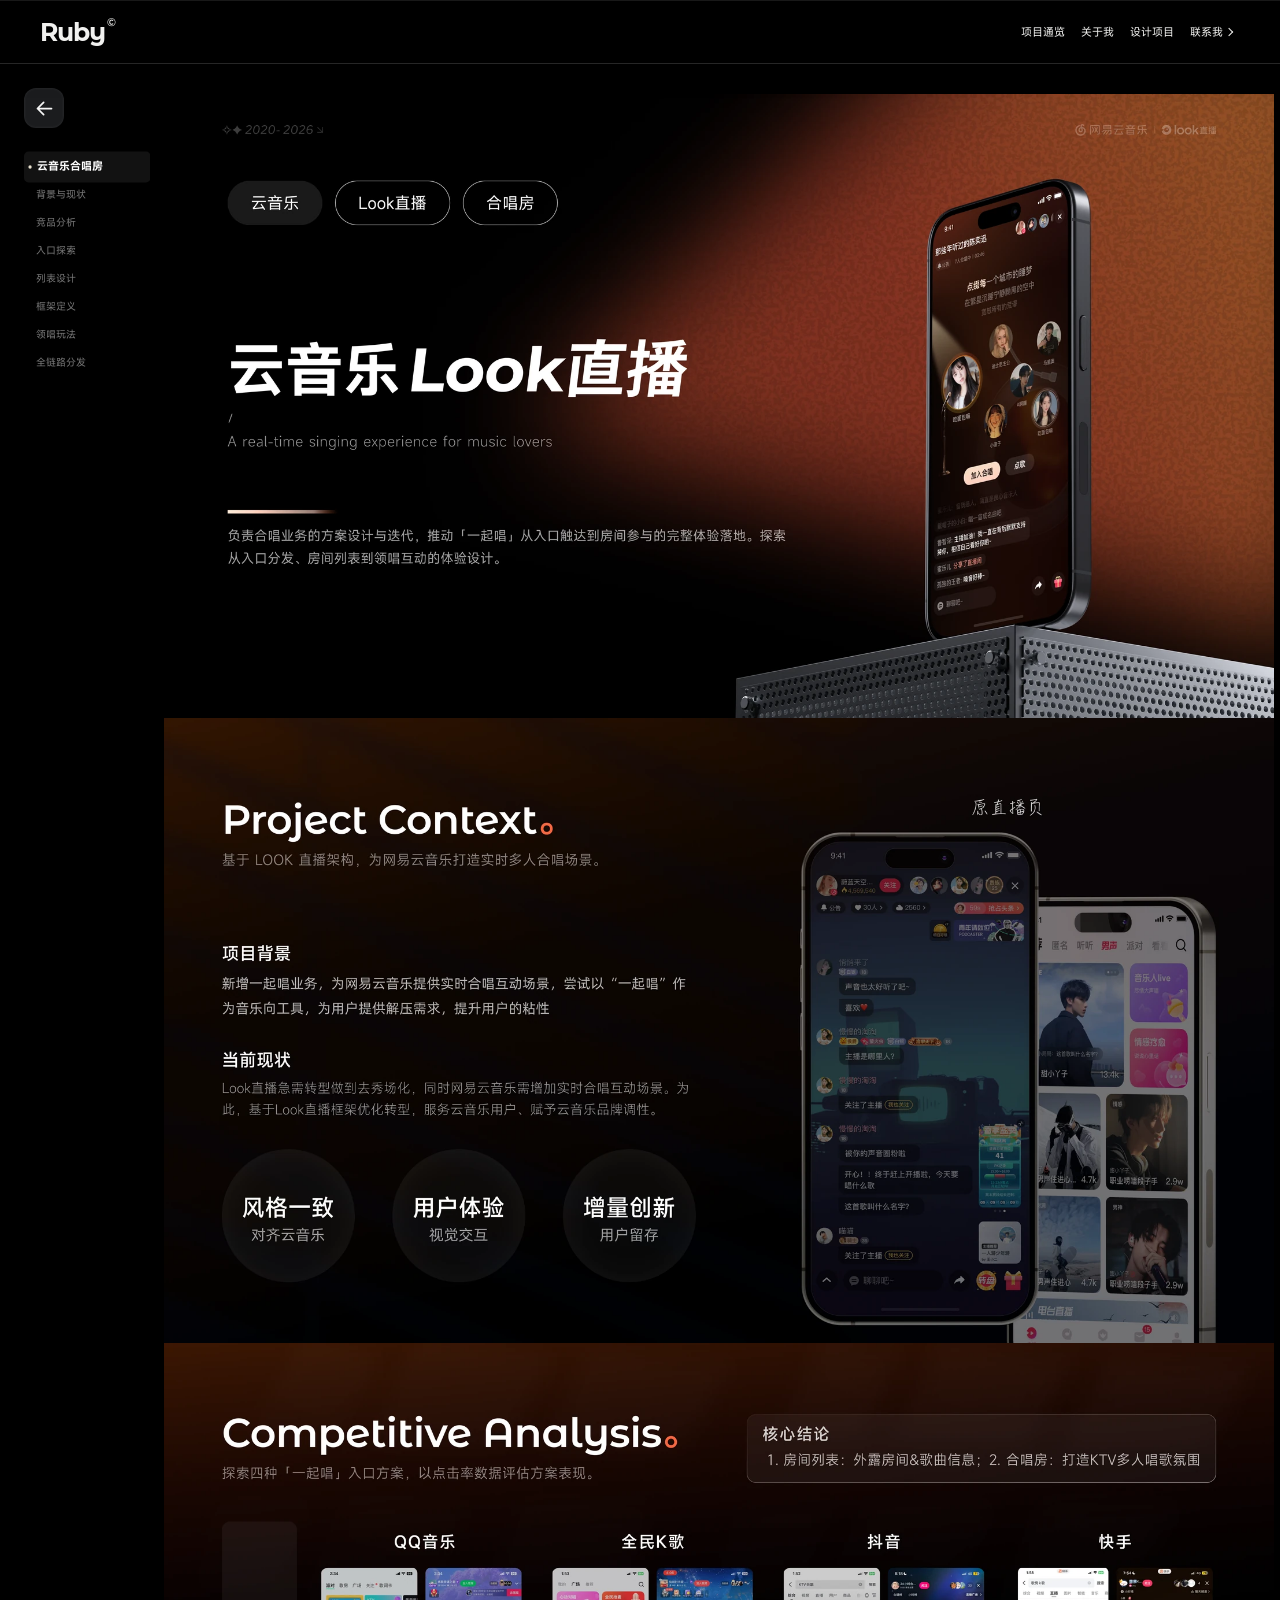
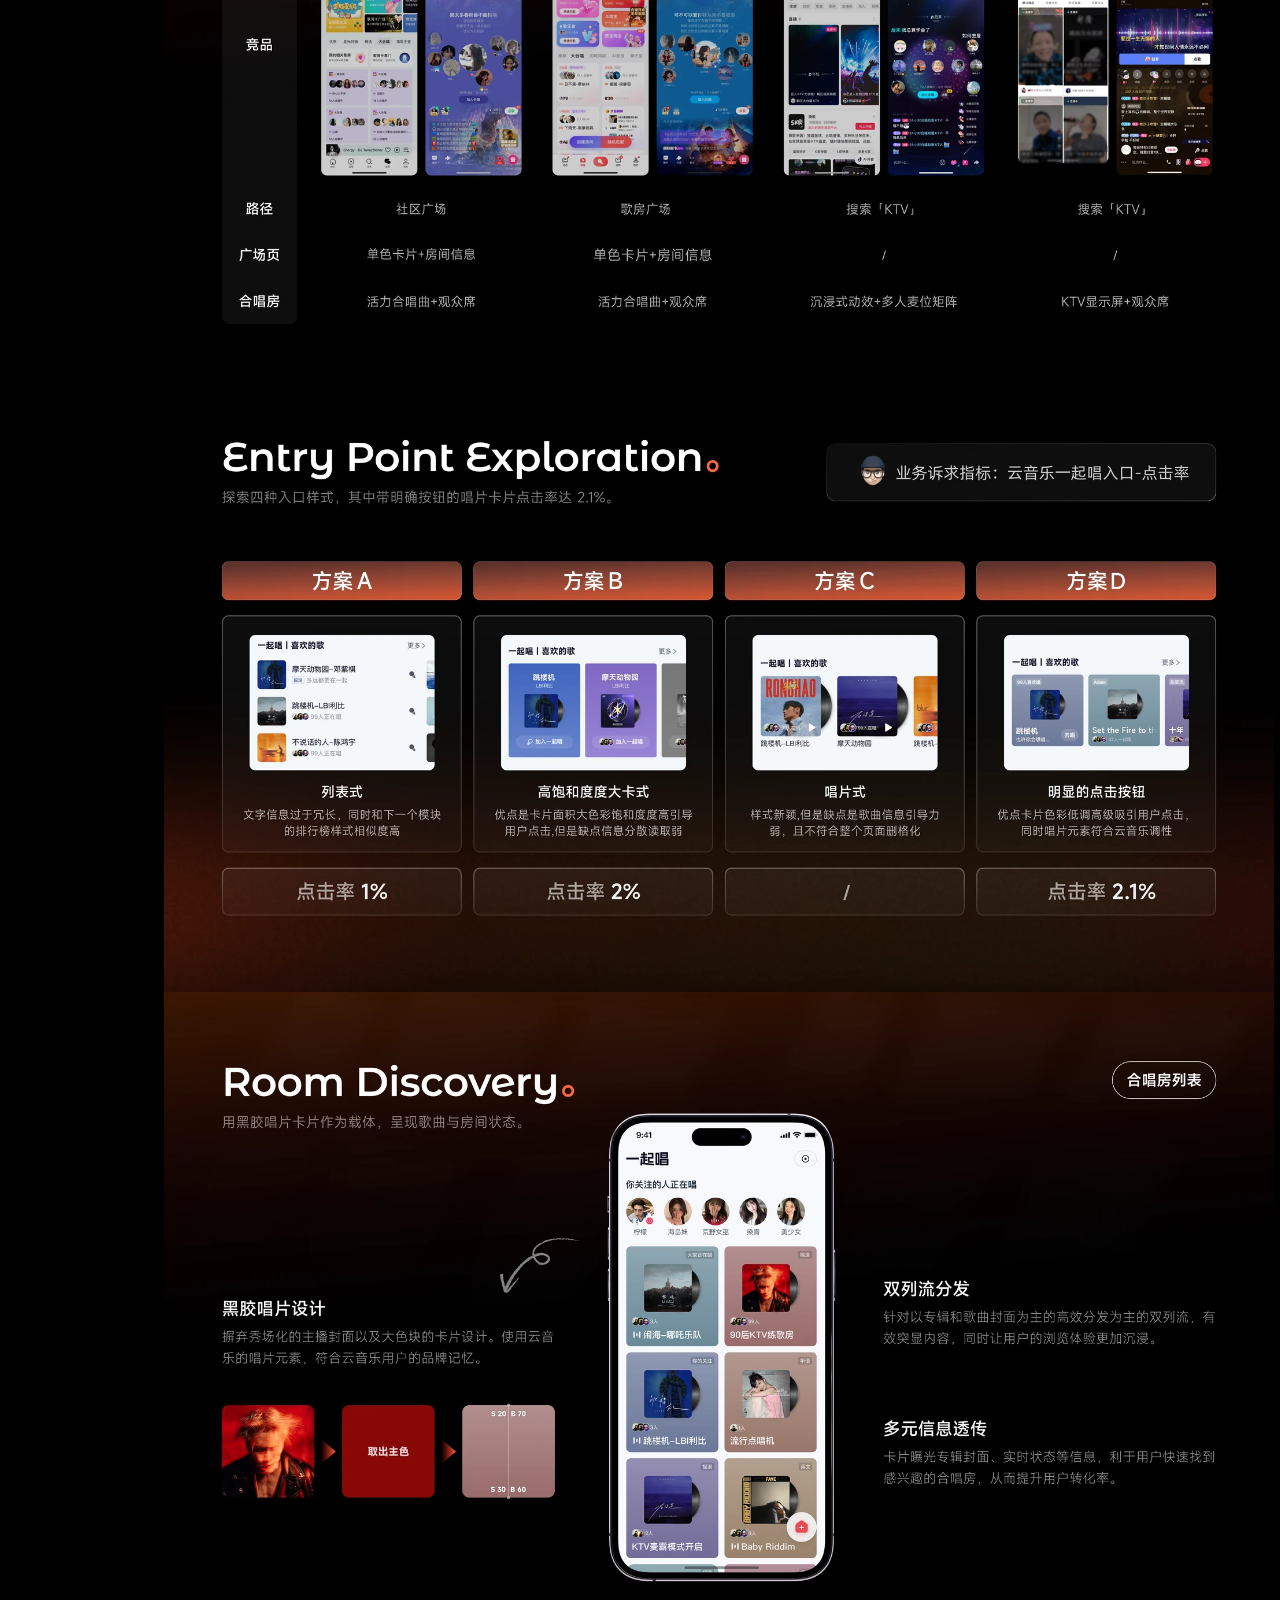
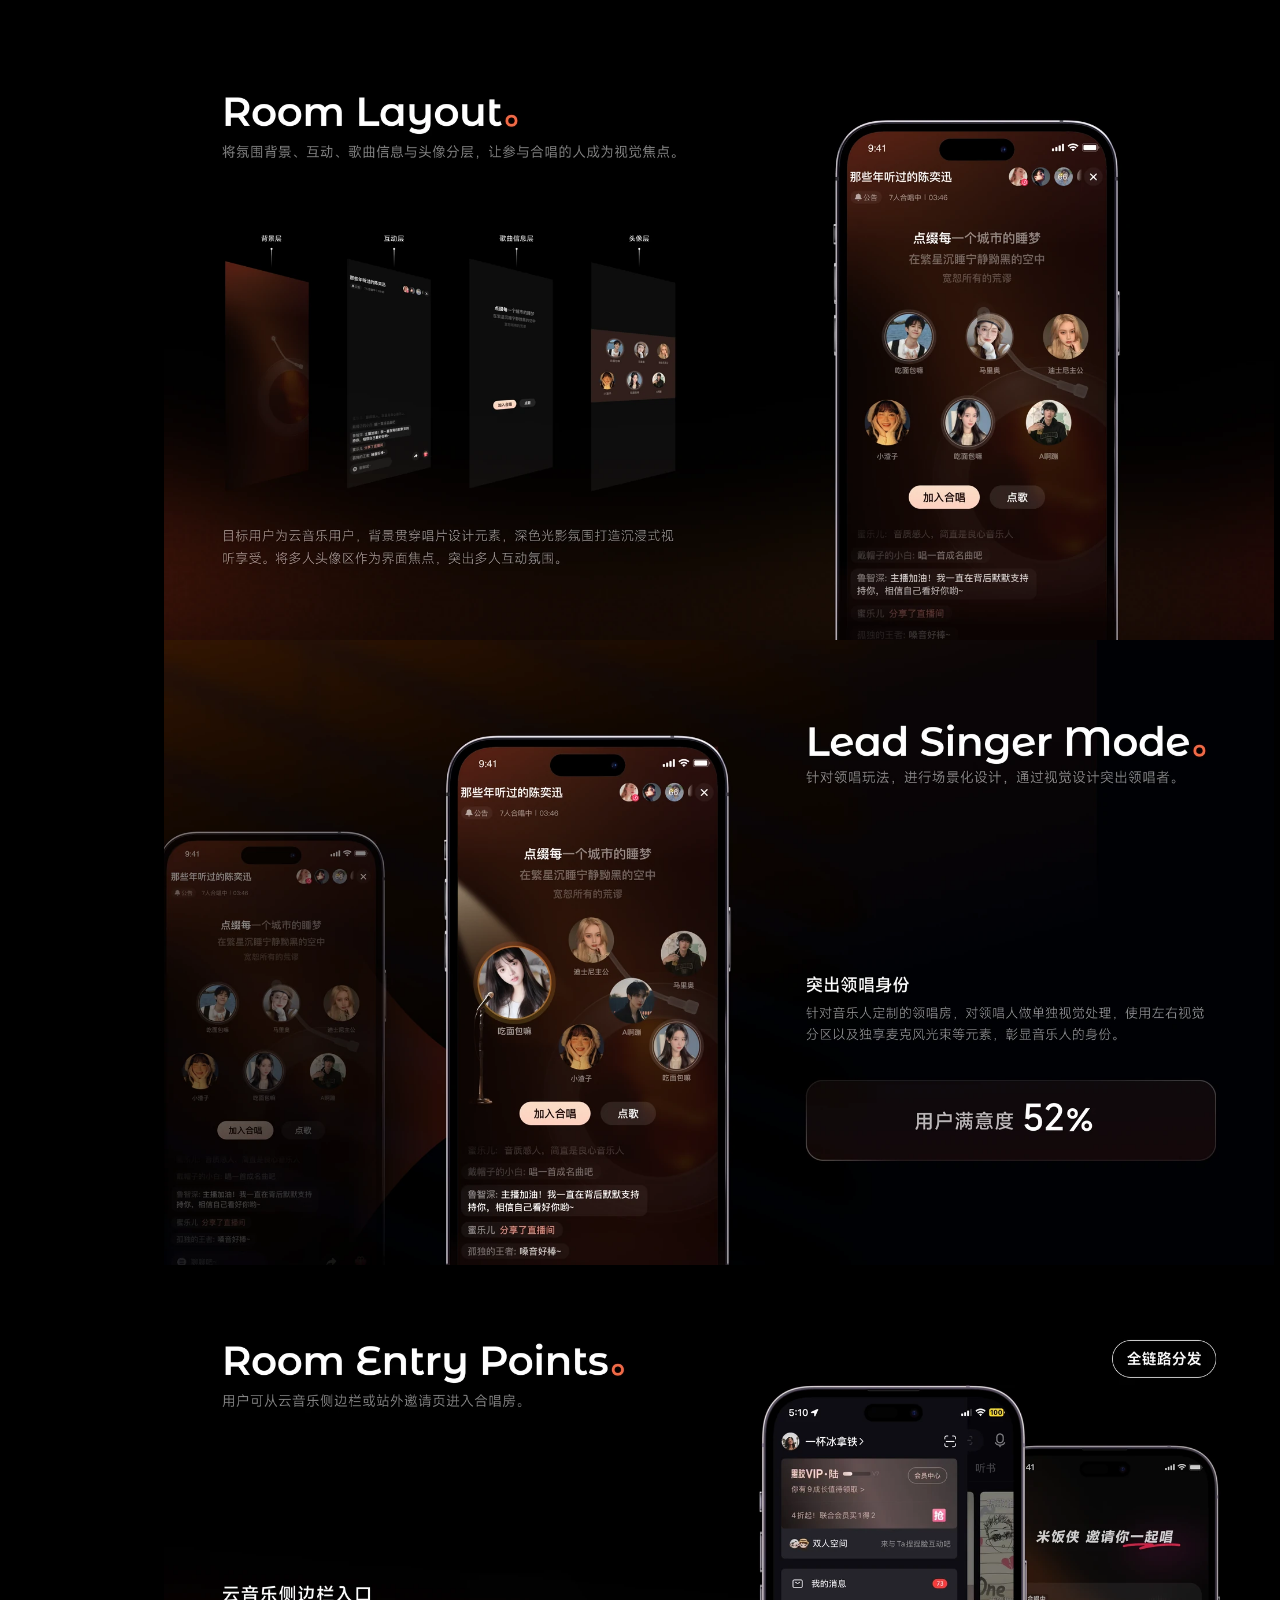
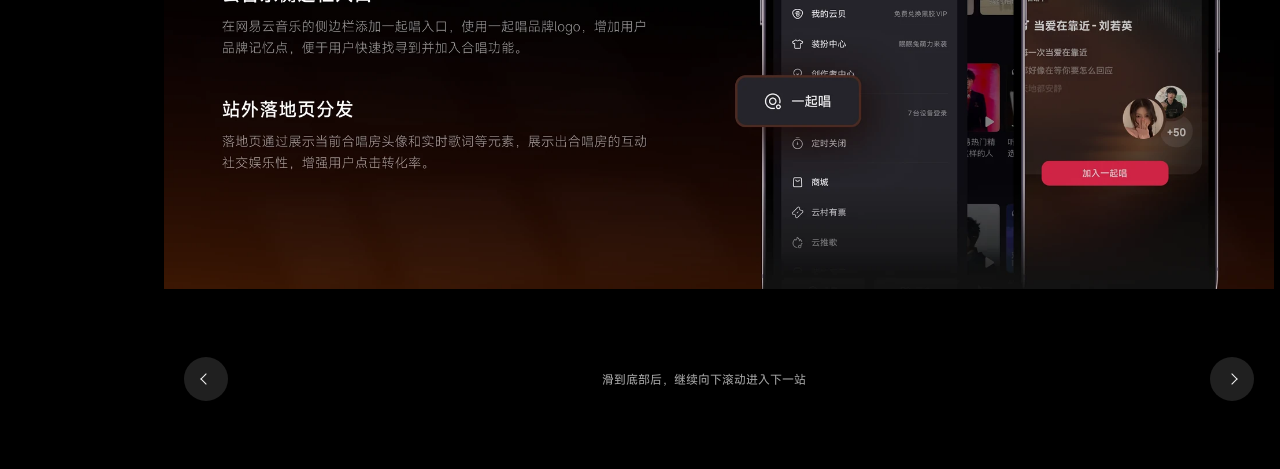
<file: project-3.html>
<!doctype html><html lang="zh-CN"><head><meta charset="UTF-8"><meta name="viewport" content="width=device-width,initial-scale=1"><title>云音乐Look直播 · Ruby</title><style>*{box-sizing:border-box}html{scroll-behavior:smooth;scroll-padding-top:35px}body{margin:0;background:#111;color:#eee;font-family:Arial,'PingFang SC',sans-serif}a{color:inherit;text-decoration:none}.sidebar{position:fixed;inset:0 auto 0 0;width:190px;padding:35px 24px;border-right:1px solid #ffffff20;display:flex;flex-direction:column;background:#151515aa;backdrop-filter:blur(24px);z-index:5}.back,.next{font-size:12px;line-height:1.8}.brand{font-size:28px;font-weight:bold;margin:48px 0 12px}.project-name{font-size:13px;color:#999;line-height:1.7}.toc{display:flex;flex-direction:column;gap:22px;margin:auto 0}.toc a{font-size:12px;color:#888;border-left:2px solid transparent;padding-left:12px}.toc a.active{color:white;border-color:white}.next{border-top:1px solid #ffffff25;padding-top:22px}.gallery{margin-left:190px;padding:45px 4vw 0;max-width:2200px}.heading{margin:20px 0 45px}.heading small{font-size:10px;letter-spacing:3px;color:#888}h1{font-size:clamp(28px,4vw,64px);font-weight:500;letter-spacing:-1px}.gallery figure{margin:0 0 30px;scroll-margin-top:25px}.gallery img{display:block;width:100%;height:auto;aspect-ratio:16/9;object-fit:contain;background:#1c1c1c}.gallery figcaption{font-size:11px;color:#888;margin-top:12px;display:flex;justify-content:space-between}.end{padding:65px 0;text-align:center;color:#aaa;font-size:13px}.end a{display:inline-block;margin-top:25px;border:1px solid #666;border-radius:30px;padding:13px 24px;color:#eee}.progress{height:2px;background:#eee;width:0;margin:25px auto 0;max-width:150px}@media(max-width:700px){.sidebar{width:100%;height:auto;bottom:auto;padding:14px 5%;display:grid;grid-template-columns:1fr auto;gap:14px;border-bottom:1px solid #333}.brand,.project-name{display:none}.toc{grid-column:1/-1;grid-row:2;flex-direction:row;gap:18px;overflow-x:auto}.toc a{white-space:nowrap;padding-left:0;border:0}.toc a.active{text-decoration:underline;text-underline-offset:6px}.next{padding:0;border:0}.gallery{margin-left:0;padding:125px 4vw 0}.gallery figure{scroll-margin-top:120px}}@media(prefers-reduced-motion:reduce){html{scroll-behavior:auto}}nav{position:fixed;z-index:20;top:0;left:0;width:100%;height:82px;display:flex;align-items:center;justify-content:space-between;padding:0 5%;background:rgba(20,20,20,.46);backdrop-filter:blur(26px) saturate(0);-webkit-backdrop-filter:blur(26px) saturate(0);border-bottom:1px solid #ffffff26;box-shadow:inset 0 1px 0 #ffffff18,0 8px 32px #00000016}.logo{font-weight:700;font-size:25px;letter-spacing:-1px}.logo i{font-style:normal;color:#eee}nav .links{display:flex;gap:34px;font-size:13px}.nav-end{font-size:12px;color:#888}.dot{display:inline-block;width:6px;height:6px;border-radius:50%;background:#eee;margin-right:8px}.sidebar{top:82px}.project-name{margin-top:28px}.gallery{padding-top:115px}.gallery figure{margin:0;scroll-margin-top:82px}.gallery img{display:block}.end{text-align:right}.end .progress{margin-right:0}.end a{margin-left:auto}html{scroll-padding-top:0}@media(max-width:700px){nav{height:65px}nav .links{gap:18px;font-size:11px}.nav-end{display:none}.sidebar{top:65px}.gallery{padding-top:180px}.gallery figure{scroll-margin-top:160px}}
.end{height:180px;padding:0;position:relative;display:flex;align-items:center;justify-content:flex-end;gap:20px}.end #hint{position:absolute;left:50%;top:50%;transform:translate(-50%,-50%);text-align:center;width:55%;font-size:12px;padding-right:30px}.end>a{margin:0;position:relative;z-index:1}.end .progress{position:absolute;bottom:38px;left:50%;transform:translateX(-50%);margin:0}.sidebar>.next{margin-bottom:38px}.sidebar .toc{margin-top:auto;margin-bottom:auto}@media(max-width:700px){.sidebar>.next{margin-bottom:0}.end{height:180px}.end #hint{left:0;transform:translateY(-50%);width:60%;padding:0 15px 0 0;font-size:10px}.end>a{padding:12px 14px;font-size:12px}}nav .links{margin-left:auto}nav{gap:24px}nav{height:64px}:root{--nav-height:64px}html{scroll-padding-top:64px}.chevron{display:inline-block;width:9px;height:9px;border-top:2px solid currentColor;border-right:2px solid currentColor;transform:rotate(45deg);vertical-align:middle;margin:0 4px}.chevron.left{transform:rotate(-135deg)}@media(max-width:700px){nav{height:56px}:root{--nav-height:56px}html{scroll-padding-top:56px}}.sidebar{top:64px}.gallery{padding-top:97px}.gallery figure{scroll-margin-top:64px}@media(max-width:700px){.sidebar{top:56px}.gallery{padding-top:171px}.gallery figure{scroll-margin-top:151px}}body{background:#0c0c0c;color:#f1f1ef;-webkit-font-smoothing:antialiased}nav{background:#10101080}.toc a{transition:color .2s}.heading h1{font-weight:500;letter-spacing:-2px}.gallery img{width:100%;height:auto;aspect-ratio:auto;object-fit:initial;filter:none;opacity:1}.sidebar .toc{overflow-y:auto;min-height:0;flex:1;margin:25px 0;gap:0}.toc a{padding-top:10px;padding-bottom:10px;flex-shrink:0}.sidebar>.next{flex-shrink:0}@media(max-width:700px){.sidebar .toc{overflow-x:auto;overflow-y:hidden;margin:0;flex-direction:row;gap:18px}.toc a{padding-top:4px;padding-bottom:4px}}html,body{background:#000}nav{background:#0009}.sidebar{width:154px;padding:30px 18px;background:#000;border-right:0;text-align:left}.sidebar .back{font-size:10px}.project-name{font-size:11px}.sidebar .toc a{font-size:10px;color:#666;border:0;padding-left:0;text-decoration:none;transition:color .2s,font-size .2s}.sidebar .toc a.active{font-size:12px;color:#eee;text-decoration:underline;text-underline-offset:6px;text-decoration-thickness:1px}.gallery{margin-left:154px;padding-left:18px;padding-right:18px;max-width:none}.gallery figure{margin:0 0 100px}.gallery figure:last-of-type{margin-bottom:0}.gallery img{background:#000;filter:none}.end>a.next-circle{width:46px;height:46px;border:1px solid #777;border-radius:50%;padding:0;display:grid;place-items:center;margin:0}.sidebar .next{font-size:11px}@media(max-width:700px){.sidebar{width:100%;padding:12px 18px}.gallery{margin-left:0;padding-left:18px;padding-right:18px}.sidebar .toc a{font-size:10px}.sidebar .toc a.active{font-size:11px}.gallery figure{margin-bottom:100px}}.gallery figure{margin-bottom:20px}.gallery figure:last-of-type{margin-bottom:0}.end>a.prev-circle{position:absolute;left:0;top:50%;transform:translateY(-50%);margin:0;width:46px;height:46px;border:1px solid #777;border-radius:50%;padding:0;display:grid;place-items:center}.end>a:hover{background:#ffffff16}@media(max-width:700px){.gallery figure{margin-bottom:20px}.end #hint{left:50%;transform:translate(-50%,-50%);width:60%;padding:0 8px}}@font-face{font-family:MiSans;src:url('assets/optimized/MiSans-Regular-3d7a1f1793.woff2') format('woff2');font-weight:400;font-display:swap}@font-face{font-family:MiSans;src:url('assets/optimized/MiSans-Medium-09814c353e.woff2') format('woff2');font-weight:500;font-display:swap}@font-face{font-family:MiSans;src:url('assets/optimized/MiSans-Semibold-93938d1180.woff2') format('woff2');font-weight:600 900;font-display:swap}@font-face{font-family:'Montserrat Alternates';src:url('assets/optimized/MontserratAlternates-Black-a3885d3fa3.woff2') format('woff2');font-weight:900;font-display:swap}body,button,input,dialog{font-family:MiSans,sans-serif}.logo,.english-title{font-family:'Montserrat Alternates',MiSans,sans-serif;font-weight:900}.logo{letter-spacing:-1.3px}nav{padding-left:24px;padding-right:24px}.gallery figure{margin-bottom:10px}.gallery figure:last-of-type{margin-bottom:0}.sidebar{padding-left:24px;padding-right:16px}.sidebar .toc{position:absolute;top:50%;transform:translateY(-50%);left:24px;right:16px;flex:none;height:300px;max-height:calc(100% - 180px);margin:0;overflow:auto;scrollbar-width:none;display:block;padding-block:135px;scroll-behavior:smooth}.sidebar .toc::-webkit-scrollbar{display:none}.sidebar .toc a{display:block;line-height:18px;padding-top:5px;padding-bottom:5px;font-size:10px}.sidebar .toc a.active{font-size:12px}.heading h1{font-size:clamp(28px,4vw,60px)}.gallery{padding-right:24px}@media(max-width:700px){.sidebar .toc{position:static;transform:none;height:auto;max-height:none;display:flex;padding:0;overflow-x:auto;white-space:nowrap}.sidebar .toc a{padding:5px 0}.gallery{padding-left:24px;padding-right:24px}.gallery figure{margin-bottom:10px}}nav{padding-left:40px;padding-right:40px}.sidebar{padding-left:40px;width:174px}.sidebar .toc{left:40px}.gallery{margin-left:174px;padding-right:40px}@media(max-width:700px){.sidebar{width:100%;padding-left:40px;padding-right:40px}.gallery{margin-left:0;padding-left:40px;padding-right:40px}}nav .links a:last-child{display:inline-flex;align-items:center;gap:4px}nav .links a:last-child .chevron{margin:0;width:8px;height:8px}.sidebar{width:132px;padding-right:12px}.project-name{display:flex;flex-direction:column;gap:6px;line-height:1.7}.project-number{color:#aaa}.sidebar .toc{top:44%;right:12px;height:280px;padding-block:125px}.gallery{margin-left:132px;padding-left:0;padding-right:0;width:calc(100% - 132px)}.gallery figure{width:100%}.gallery img{width:100%;height:auto;max-width:none}.gallery .heading{padding-left:20px;padding-right:20px}.end{margin:0 20px}@media(max-width:700px){.sidebar{width:100%;padding-right:40px}.sidebar .project-name{display:none}.sidebar .toc{height:auto;padding:0;top:auto}.gallery{margin-left:0;width:100%;padding-left:0;padding-right:0}.gallery .heading{padding-left:40px;padding-right:40px}.end{margin:0 20px}}
.gallery{padding-top:94px}.gallery figure,.gallery figure:last-of-type{margin:0}.sidebar{width:170px;padding:24px 14px 24px 24px}.sidebar .back{display:inline-flex;align-items:center;gap:4px;border:1px solid #ffffff30;border-radius:24px;padding:5px 10px;width:max-content}.sidebar .toc{left:24px;right:14px;top:78px;bottom:28px;height:auto;max-height:none;transform:none;margin:0;padding:0;overflow-y:auto;scrollbar-width:thin;scrollbar-color:#777 #161616;scroll-behavior:smooth}.sidebar .toc a{font-size:10px;line-height:1.6;color:#777;padding:7px 7px 7px 12px;border-radius:4px;text-decoration:none;position:relative;transition:background .2s,color .2s;overflow-wrap:anywhere}.sidebar .toc a.active{font-size:10px;color:#fff;background:#ffffff12;text-decoration:none;font-weight:600}.sidebar .toc a.active:before{content:'';width:3px;height:3px;border-radius:50%;background:#e7e0ce;position:absolute;left:4px;top:50%;transform:translateY(-50%)}.gallery{margin-left:170px;width:calc(100% - 170px)}@media(max-width:700px){.sidebar{width:100%;padding:12px 24px;gap:8px}.sidebar .toc{position:static;display:flex;height:auto;max-height:none;padding:0;overflow-x:auto;overflow-y:hidden}.sidebar .toc a{white-space:nowrap;overflow-wrap:normal;flex-shrink:0;padding:5px 12px}.gallery{padding-top:155px;margin-left:0;width:100%}.gallery figure{margin:0}}.sidebar .toc{top:96px;bottom:auto;height:min(380px,calc(100svh - 220px));max-height:calc(100svh - 220px);scrollbar-width:thin;scrollbar-color:#555 transparent}.sidebar .toc::-webkit-scrollbar{display:block;width:2px;height:2px}.sidebar .toc::-webkit-scrollbar-track{background:transparent}.sidebar .toc::-webkit-scrollbar-thumb{background:#555;border-radius:8px}.sidebar .toc::-webkit-scrollbar-button{display:none}@media(max-width:700px){.sidebar{top:56px;padding:14px 24px 12px;display:flex;flex-direction:column;gap:14px;align-items:stretch;height:auto}.sidebar .back{align-self:flex-start}.sidebar .toc{position:relative;left:auto;right:auto;top:auto;bottom:auto;transform:none;display:flex;flex-direction:row;align-items:center;gap:12px;height:34px;min-height:34px;max-height:34px;flex:none;margin:0;padding:0 0 5px;overflow-x:auto;overflow-y:hidden;scrollbar-width:thin}.sidebar .toc a{display:block;line-height:20px;padding:4px 10px 4px 12px;flex-shrink:0}.gallery{padding-top:178px}.gallery figure{scroll-margin-top:178px}}
@media(max-width:700px){.sidebar .toc::-webkit-scrollbar{height:1px}.sidebar .toc{scrollbar-width:thin}}
/* Shared monochrome button language */
:root{--button-border:rgba(255,255,255,.18);--button-hover:rgba(255,255,255,.14)}
button,.pill,.back,.next-circle,.prev-circle,.cover-enter{transition:background .2s ease,border-color .2s ease,box-shadow .2s ease,opacity .2s ease; -webkit-tap-highlight-color:transparent}
button:focus-visible,.pill:focus-visible,.back:focus-visible,.next-circle:focus-visible,.prev-circle:focus-visible{outline:2px solid #fff;outline-offset:4px}
.pill{min-height:44px;border:1px solid var(--button-border);background:rgba(255,255,255,.07);backdrop-filter:blur(18px);-webkit-backdrop-filter:blur(18px);box-shadow:inset 0 1px 0 #ffffff0a;font-size:13px;font-weight:500;padding:12px 22px;gap:18px}
.pill:hover{background:#f1f1f1;color:#111;border-color:#f1f1f1;box-shadow:0 4px 24px #ffffff0c}.pill:active{background:#d9d9d9}
#contact #contactBtn{height:44px;border:1px solid var(--button-border);border-radius:24px;background:#ffffff1a;color:#f5f5f5;box-shadow:inset 0 1px 0 #ffffff12;backdrop-filter:blur(24px);-webkit-backdrop-filter:blur(24px);font-weight:500}
#contact #contactBtn:hover{background:#ffffff2b;border-color:#ffffff55;box-shadow:inset 0 1px 0 #ffffff20,0 6px 24px #0003}#contact #contactBtn:active{background:#ffffff36}
#work .project-arrow,.end>a.next-circle,.end>a.prev-circle{width:44px;height:44px;border:1px solid var(--button-border);background:#ffffff08;color:#ddd;box-shadow:inset 0 1px 0 #ffffff08;display:grid;place-items:center;border-radius:50%;padding:0}
#work .project-arrow:hover,.end>a.next-circle:hover,.end>a.prev-circle:hover{background:#f1f1f1;color:#111;border-color:#f1f1f1}#work .project-arrow:active,.end>a.next-circle:active,.end>a.prev-circle:active{background:#ccc;color:#111}
.cover-enter{width:44px;height:44px;border:1px solid #ffffff40;background:#ffffff18;backdrop-filter:blur(22px);-webkit-backdrop-filter:blur(22px);box-shadow:inset 0 1px 0 #ffffff16,0 4px 16px #0002}.project-link:hover .cover-enter{background:#ffffff35;border-color:#ffffff80}.project-link:active .cover-enter{background:#ffffff50}
.sidebar .back{min-height:32px;display:inline-flex;align-items:center;border:1px solid var(--button-border);border-radius:18px;padding:5px 11px;color:#bbb;background:#ffffff05;font-size:11px}.sidebar .back:hover{color:#fff;background:var(--button-hover);border-color:#ffffff35}
nav .links a{min-height:36px;display:inline-flex;align-items:center;justify-content:center;border-radius:18px;padding:0 12px;opacity:1}nav .links{gap:10px}nav .links a:hover{background:#ffffff0d;color:white;opacity:1}nav .links a:active{background:#ffffff18}
.modal-contact a{border:1px solid var(--button-border);border-radius:20px;padding:8px 16px;background:#ffffff06}.modal-contact a:hover{background:var(--button-hover);border-color:#ffffff40}#modal #close{width:32px;height:32px;border-radius:50%;color:#999}#modal #close:hover{background:#ffffff12;color:white}.chevron{width:8px;height:8px;border-width:1.7px}.project-arrow .chevron{width:9px;height:9px}
@media(max-width:700px){nav .links{gap:0}nav .links a{padding:0 8px;font-size:11px}.sidebar .back{min-height:30px}.pill{min-height:44px}}
@media(prefers-reduced-motion:reduce){button,.pill,.back,.next-circle,.prev-circle,.cover-enter{transition:none}}

/* Screenshot-led controls */
.sidebar .back{width:40px;height:40px;min-height:40px;display:grid;place-items:center;padding:0;border-radius:12px;background:#1b1c1e;border:1px solid #ffffff08;box-shadow:inset 0 0 0 1px #ffffff03;color:#f5f5f5}.sidebar .back:hover{background:#292b2e;border-color:#ffffff12}.sidebar .back:active{background:#333538}
.back-icon{display:block;width:21px;height:21px}.sidebar .toc{top:86px}
#work .project-arrow,.end>a.next-circle,.end>a.prev-circle{background:#202020;border:0;box-shadow:none;color:#f4f4f4;width:44px;height:44px}.project-arrow:hover,.end>a.next-circle:hover,.end>a.prev-circle:hover{background:#343434!important;color:#fff!important}
.cover-enter{background:rgba(255,255,255,.19);border:0;box-shadow:none;backdrop-filter:blur(20px);-webkit-backdrop-filter:blur(20px);color:#fff;width:42px;height:42px}.project.selected .cover-enter{background:rgba(76,83,90,.66)}.project-link:hover .cover-enter{background:rgba(105,113,122,.76);border:0}.project-link:active .cover-enter{background:rgba(125,134,143,.86)}
.pill{background:#1f1f1f;border:1px solid #ffffff08;border-radius:12px;box-shadow:none;padding:12px 22px;gap:12px;color:#f5f5f5}.pill:hover{background:#303030;color:#fff;border-color:#ffffff12}.pill:active{background:#3b3b3b}
#contact #contactBtn{border-radius:12px;background:rgba(255,255,255,.18);backdrop-filter:blur(24px);-webkit-backdrop-filter:blur(24px);border:1px solid #ffffff08;box-shadow:none;font-weight:500}#contact #contactBtn:hover{background:rgba(255,255,255,.26);border-color:#ffffff12;box-shadow:none}
#modal{width:min(440px,calc(100vw - 40px));max-width:440px;max-height:calc(100svh - 40px);border:0;border-radius:22px;background:#202123;color:#f7f7f7;padding:32px;box-shadow:0 24px 100px #0005;overflow:auto}#modal::backdrop{background:#000a;backdrop-filter:blur(8px)}#modalTitle{font-family:MiSans,sans-serif;text-align:left;font-size:21px;font-weight:600;margin:0 32px 16px 0;line-height:1.5}#modalText{font-size:12px;color:#92979d;line-height:1.9;text-align:left;margin:0 0 20px}#modal #close{position:absolute;right:18px;top:20px;width:32px;height:32px;border:0;border-radius:8px;color:#f5f5f5;background:transparent}#modal #close:hover{background:#ffffff0c}.modal-contact{justify-content:flex-start;gap:10px}.modal-contact a{background:#f7f8fa;color:#111;border:0;border-radius:9px;padding:9px 17px;font-weight:600;font-size:12px}.modal-contact a:hover{background:#dedfe2;border:0}.qr-image{width:min(240px,100%);border-radius:12px;margin:24px auto 0}nav .links a{border-radius:9px}
@media(max-width:700px){.sidebar .back{width:34px;height:34px;min-height:34px;border-radius:10px}.sidebar .toc{top:auto}.sidebar{gap:12px}#modal{padding:28px 24px}#modalTitle{font-size:20px}.gallery{padding-top:178px}.gallery figure{scroll-margin-top:178px}}
nav .links a:last-child{gap:1px}nav .links a:last-child .chevron{margin:0}/* Consistent text–icon spacing */
:root{--icon-label-gap:12px}nav .links a:last-child,.pill,#contact #contactBtn,.sidebar .back{gap:var(--icon-label-gap)}nav .links a:last-child .chevron,.pill .chevron,#contact #contactBtn .chevron,.sidebar .back .chevron{margin:0;flex-shrink:0}.pill>span{display:inline-flex;align-items:center}.modal-contact a{display:inline-flex;align-items:center;gap:var(--icon-label-gap)}
nav{background:rgba(0,0,0,.18);backdrop-filter:blur(0px);-webkit-backdrop-filter:blur(0px);transition:background .4s,backdrop-filter .4s,border-color .4s}nav.scrolled{background:rgba(20,20,20,.56);backdrop-filter:blur(24px);-webkit-backdrop-filter:blur(24px);border-bottom-color:#ffffff20}nav .links a:last-child{gap:6px}.slow-enter{opacity:0;transform:translateY(14px);transition:opacity 1.1s ease,transform 1.1s cubic-bezier(.2,.65,.3,1);transition-delay:var(--enter-delay,0ms)}.slow-enter.entered{opacity:1;transform:translateY(0)}@media(prefers-reduced-motion:reduce){.slow-enter{opacity:1;transform:none;transition:none}nav{transition:none}}.sidebar .toc::-webkit-scrollbar{width:1px;height:.5px}.sidebar .toc::-webkit-scrollbar-thumb{border-radius:4px}.sidebar .toc{scrollbar-width:thin}@media(max-width:700px){.sidebar .toc::-webkit-scrollbar{height:.5px;width:1px}}nav .links a:last-child{gap:3px}nav .links a:last-child .chevron{width:6px;height:6px;border-width:1.3px;margin:0}.logo{position:relative;font-weight:900;-webkit-text-stroke:.35px #000;letter-spacing:-1px;display:inline-flex;align-items:flex-start}.logo sup{font-family:MiSans,sans-serif;font-size:10px;line-height:1;font-weight:500;-webkit-text-stroke:0;margin-left:2px;margin-top:1px}nav .logo{font-weight:500;-webkit-text-stroke:0} @media(min-width:701px){.sidebar{width:164px}.gallery{margin-left:164px}}
/* Use all available desktop height for the complete project directory. */
@media(min-width:701px){.sidebar .toc{top:86px;bottom:18px;height:auto;max-height:none;padding:0;overflow-y:auto}.sidebar .toc a{padding-top:6px;padding-bottom:6px}}
</style><link rel="stylesheet" href="assets/shared-nav.css?v=49835a45a9e1"><link rel="stylesheet" href="assets/detail-sidebar.css?v=1"><link rel="stylesheet" href="assets/button-motion.css?v=1"><style>.gallery figure{position:relative}.media-retry{position:absolute;inset:0;margin:auto;width:max-content;max-width:90%;height:max-content;padding:12px 20px;border:1px solid #666;border-radius:8px;background:#222;color:#fff;cursor:pointer;font:14px sans-serif}</style><script src="assets/media-recovery.js?v=1" defer></script><style>html{scroll-padding-top:0}.gallery figure{scroll-margin-top:var(--project-scroll-offset,178px)}</style></head><body><nav><a href="index.html#home" class="logo">Ruby<sup>©</sup></a><div class="links"><a href="index.html#overview">项目通览</a><a href="index.html#about">关于我</a><a href="index.html#work">设计项目</a><a href="index.html#contact">联系我 <i class="chevron" aria-hidden="true"></i></a></div></nav><aside class="sidebar"><a class="back" href="index.html?project=3#work" aria-label="返回项目展示" title="返回"><svg class="back-icon" viewBox="0 0 24 24" fill="none" aria-hidden="true"><path d="M20 12H4m7-7-7 7 7 7" stroke="currentColor" stroke-width="2" stroke-linecap="round" stroke-linejoin="round"/></svg></a><div class="toc"><a href="#frame-1" class="active">云音乐合唱房</a><a href="#frame-2" class="">背景与现状</a><a href="#frame-3" class="">竞品分析</a><a href="#frame-4" class="">入口探索</a><a href="#frame-5" class="">列表设计</a><a href="#frame-6" class="">框架定义</a><a href="#frame-7" class="">领唱玩法</a><a href="#frame-8" class="">全链路分发</a></div></aside><main class="gallery"><figure id="frame-1"><img alt="云音乐合唱房" src="assets/optimized/project-3-32-detail-bf6ef83c8f04-bf6ef83c8f-1920.webp" srcset="assets/optimized/project-3-32-detail-bf6ef83c8f04-bf6ef83c8f-960.webp 960w, assets/optimized/project-3-32-detail-bf6ef83c8f04-bf6ef83c8f-1920.webp 1920w, assets/optimized/project-3-32-detail-bf6ef83c8f04-bf6ef83c8f-2880.webp 2880w" sizes="(max-width: 700px) 100vw, calc(100vw - 190px)" data-fallback="assets/project-3/32-detail-bf6ef83c8f04.png" width="3840" height="2160" decoding="async" loading="eager" fetchpriority="high"></figure><figure id="frame-2"><img alt="背景与现状" src="assets/optimized/project-3-33-f324bebdc0-1920.webp" srcset="assets/optimized/project-3-33-f324bebdc0-960.webp 960w, assets/optimized/project-3-33-f324bebdc0-1920.webp 1920w, assets/optimized/project-3-33-f324bebdc0-2880.webp 2880w" sizes="(max-width: 700px) 100vw, calc(100vw - 190px)" data-fallback="assets/project-3/33.png?v=f324bebdc0bf" width="3840" height="2160" decoding="async" loading="lazy"></figure><figure id="frame-3"><img alt="竞品分析" src="assets/optimized/project-3-34-7e34eb01fd-1920.webp" srcset="assets/optimized/project-3-34-7e34eb01fd-960.webp 960w, assets/optimized/project-3-34-7e34eb01fd-1920.webp 1920w, assets/optimized/project-3-34-7e34eb01fd-2880.webp 2880w" sizes="(max-width: 700px) 100vw, calc(100vw - 190px)" data-fallback="assets/project-3/34.png?v=7e34eb01fdc2" width="3840" height="2160" decoding="async" loading="lazy"></figure><figure id="frame-4"><img alt="入口探索" src="assets/optimized/project-3-35-3eaafabaca-1920.webp" srcset="assets/optimized/project-3-35-3eaafabaca-960.webp 960w, assets/optimized/project-3-35-3eaafabaca-1920.webp 1920w, assets/optimized/project-3-35-3eaafabaca-2880.webp 2880w" sizes="(max-width: 700px) 100vw, calc(100vw - 190px)" data-fallback="assets/project-3/35.png?v=3eaafabaca9e" width="3840" height="2160" decoding="async" loading="lazy"></figure><figure id="frame-5"><img alt="列表设计" src="assets/optimized/project-3-36-bc045cdd95-1920.webp" srcset="assets/optimized/project-3-36-bc045cdd95-960.webp 960w, assets/optimized/project-3-36-bc045cdd95-1920.webp 1920w, assets/optimized/project-3-36-bc045cdd95-2880.webp 2880w" sizes="(max-width: 700px) 100vw, calc(100vw - 190px)" data-fallback="assets/project-3/36.png?v=bc045cdd9598" width="3840" height="2160" decoding="async" loading="lazy"></figure><figure id="frame-6"><img alt="框架定义" src="assets/optimized/project-3-37-6511322ddb-1920.webp" srcset="assets/optimized/project-3-37-6511322ddb-960.webp 960w, assets/optimized/project-3-37-6511322ddb-1920.webp 1920w, assets/optimized/project-3-37-6511322ddb-2880.webp 2880w" sizes="(max-width: 700px) 100vw, calc(100vw - 190px)" data-fallback="assets/project-3/37.png?v=6511322ddb22" width="3840" height="2160" decoding="async" loading="lazy"></figure><figure id="frame-7"><img alt="领唱玩法" src="assets/optimized/project-3-38-a07688a903-1920.webp" srcset="assets/optimized/project-3-38-a07688a903-960.webp 960w, assets/optimized/project-3-38-a07688a903-1920.webp 1920w, assets/optimized/project-3-38-a07688a903-2880.webp 2880w" sizes="(max-width: 700px) 100vw, calc(100vw - 190px)" data-fallback="assets/project-3/38.png?v=a07688a903dd" width="3840" height="2160" decoding="async" loading="lazy"></figure><figure id="frame-8"><img alt="全链路分发" src="assets/optimized/project-3-39-bd42f6fa15-1920.webp" srcset="assets/optimized/project-3-39-bd42f6fa15-960.webp 960w, assets/optimized/project-3-39-bd42f6fa15-1920.webp 1920w, assets/optimized/project-3-39-bd42f6fa15-2880.webp 2880w" sizes="(max-width: 700px) 100vw, calc(100vw - 190px)" data-fallback="assets/project-3/39.png?v=bd42f6fa15d9" width="3840" height="2160" decoding="async" loading="lazy"></figure><footer class="end"><a class="prev-circle" href="project-2.html" aria-label="上一个项目"><i class="chevron left" aria-hidden="true"></i></a><div id="hint">滑到底部后，继续向下滚动进入下一站</div><div class="progress"></div><a href="project-4.html" aria-label="下一个项目" class="next-circle"><i class="chevron" aria-hidden="true"></i></a></footer></main><script>const links=[...document.querySelectorAll('.toc a')];const sections=[...document.querySelectorAll('figure')];function centerActive(a){const toc=a.parentElement;if(innerWidth>700)toc.scrollTo({top:a.offsetTop-toc.clientHeight/2+a.offsetHeight/2,behavior:'smooth'});else toc.scrollTo({left:a.offsetLeft-toc.clientWidth/2+a.offsetWidth/2,behavior:'smooth'})}// Choose one section from its position, rather than observer callback order.
let tocFrame=0;
function syncProjectToc(){
 tocFrame=0;
 const navBottom=document.querySelector('nav').getBoundingClientRect().bottom;
 const sidebarBottom=innerWidth<=700?document.querySelector('.sidebar').getBoundingClientRect().bottom:navBottom;
 const line=Math.max(navBottom+24,sidebarBottom+16,innerHeight*.2);
 document.documentElement.style.setProperty('--project-scroll-offset',Math.max(navBottom,sidebarBottom)+8+'px');
 const scroller=document.scrollingElement||document.documentElement;
 const maxScroll=Math.max(0,scroller.scrollHeight-scroller.clientHeight);
 let index=0;
 if(scrollY>2)sections.forEach((section,i)=>{if(section.getBoundingClientRect().top<=line)index=i});
 // The final figure may never reach the reading line before scrolling ends.
 if(maxScroll>2&&scroller.scrollTop>=maxScroll-4)index=sections.length-1;
 links.forEach((a,i)=>{
  const selected=i===index;
  const changed=selected&&!a.classList.contains('active');
  a.classList.toggle('active',selected);
  if(selected)a.setAttribute('aria-current','location');else a.removeAttribute('aria-current');
  if(changed)centerActive(a);
 });
}
function scheduleProjectToc(){if(!tocFrame)tocFrame=requestAnimationFrame(syncProjectToc)}
window.addEventListener('scroll',scheduleProjectToc,{passive:true});
window.addEventListener('resize',scheduleProjectToc);
window.addEventListener('pageshow',scheduleProjectToc);
window.visualViewport?.addEventListener('resize',scheduleProjectToc);
new ResizeObserver(scheduleProjectToc).observe(document.querySelector('.sidebar'));
new ResizeObserver(scheduleProjectToc).observe(document.querySelector('.gallery'));
if(new URLSearchParams(location.search).has('sheet')&&!location.hash){
 history.scrollRestoration='manual';window.scrollTo({top:0,left:0,behavior:'instant'});
 document.querySelector('.toc').scrollTo({top:0,left:0,behavior:'instant'});
}
syncProjectToc();
let armed=false,amount=0,stamp=0,leaving=false;const hint=document.querySelector('#hint');function atBottom(){return innerHeight+scrollY>=document.documentElement.scrollHeight-4}window.addEventListener('scroll',()=>{if(!atBottom()){armed=false;amount=0;hint.textContent='滑到底部后，继续向下滚动进入下一站'}});function advance(delta){if(delta<=0||!atBottom()||leaving)return;const now=Date.now();if(!armed){armed=true;stamp=now;amount=0;hint.textContent='继续向下滚动，进入下一站';return}if(now-stamp<650)return;amount+=Math.min(delta,90);document.querySelector('.progress').style.width=Math.min(150,amount/240*150)+'px';if(amount>240){leaving=true;location.href=document.querySelector('.next-circle').href}}window.addEventListener('wheel',e=>advance(e.deltaY),{passive:true});let touchY=0;window.addEventListener('touchstart',e=>touchY=e.touches[0].clientY,{passive:true});window.addEventListener('touchend',e=>advance((touchY-e.changedTouches[0].clientY)*3),{passive:true});window.addEventListener('keydown',e=>{if(['ArrowDown','PageDown',' '].includes(e.key))advance(90)});const initialActive=document.querySelector('.toc a.active');if(initialActive)centerActive(initialActive);const topNav=document.querySelector('nav');function updateNavGlass(){topNav.classList.toggle('scrolled',scrollY>12)}window.addEventListener('scroll',updateNavGlass,{passive:true});updateNavGlass();const slowObserver=new IntersectionObserver(entries=>{entries.forEach(e=>{if(e.isIntersecting){e.target.classList.add('entered');slowObserver.unobserve(e.target)}})},{threshold:.08});document.querySelectorAll('.toc a').forEach((el,i)=>{el.classList.add('slow-enter');el.style.setProperty('--enter-delay',Math.min(i*100,700)+'ms');slowObserver.observe(el)});</script><script src="assets/custom-cursor.js?v=71db97272607" defer></script><script src="assets/project-transition.js?v=fe8b3c731a6c"></script></body></html>
</file>
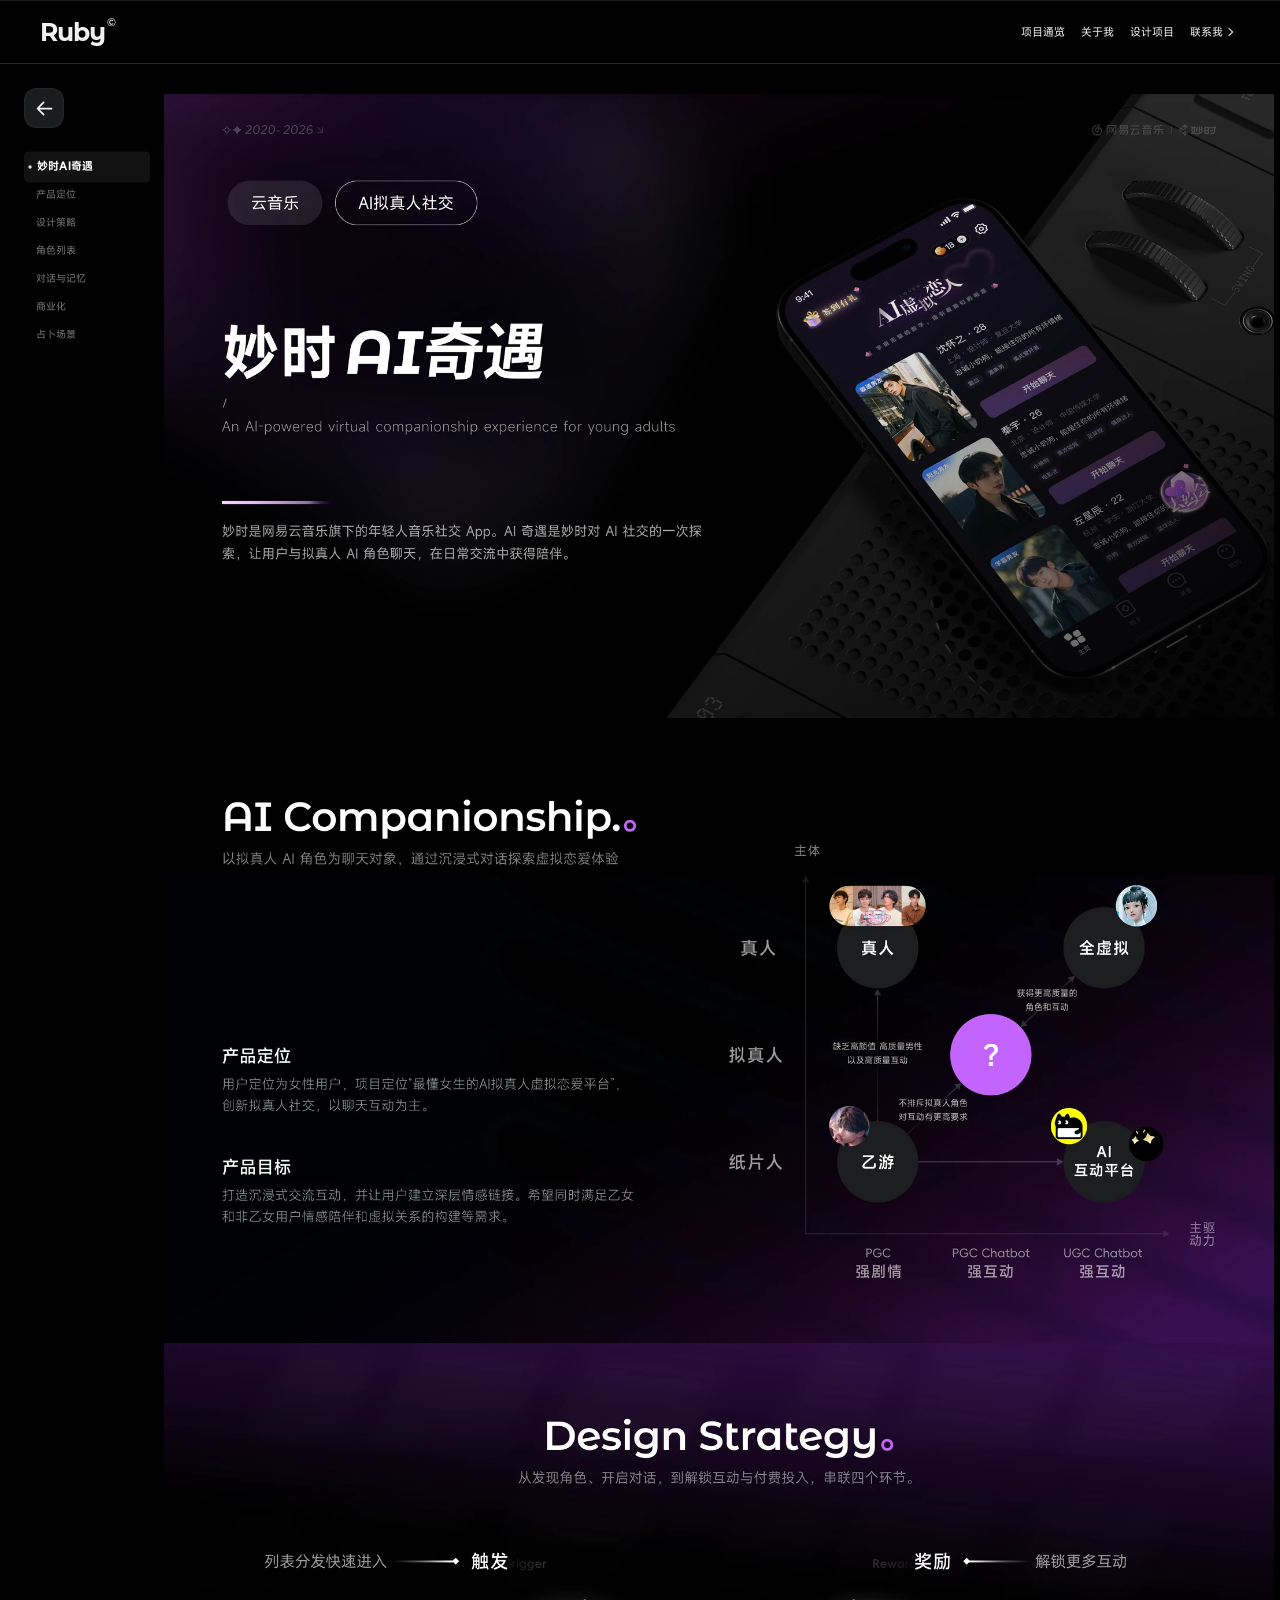
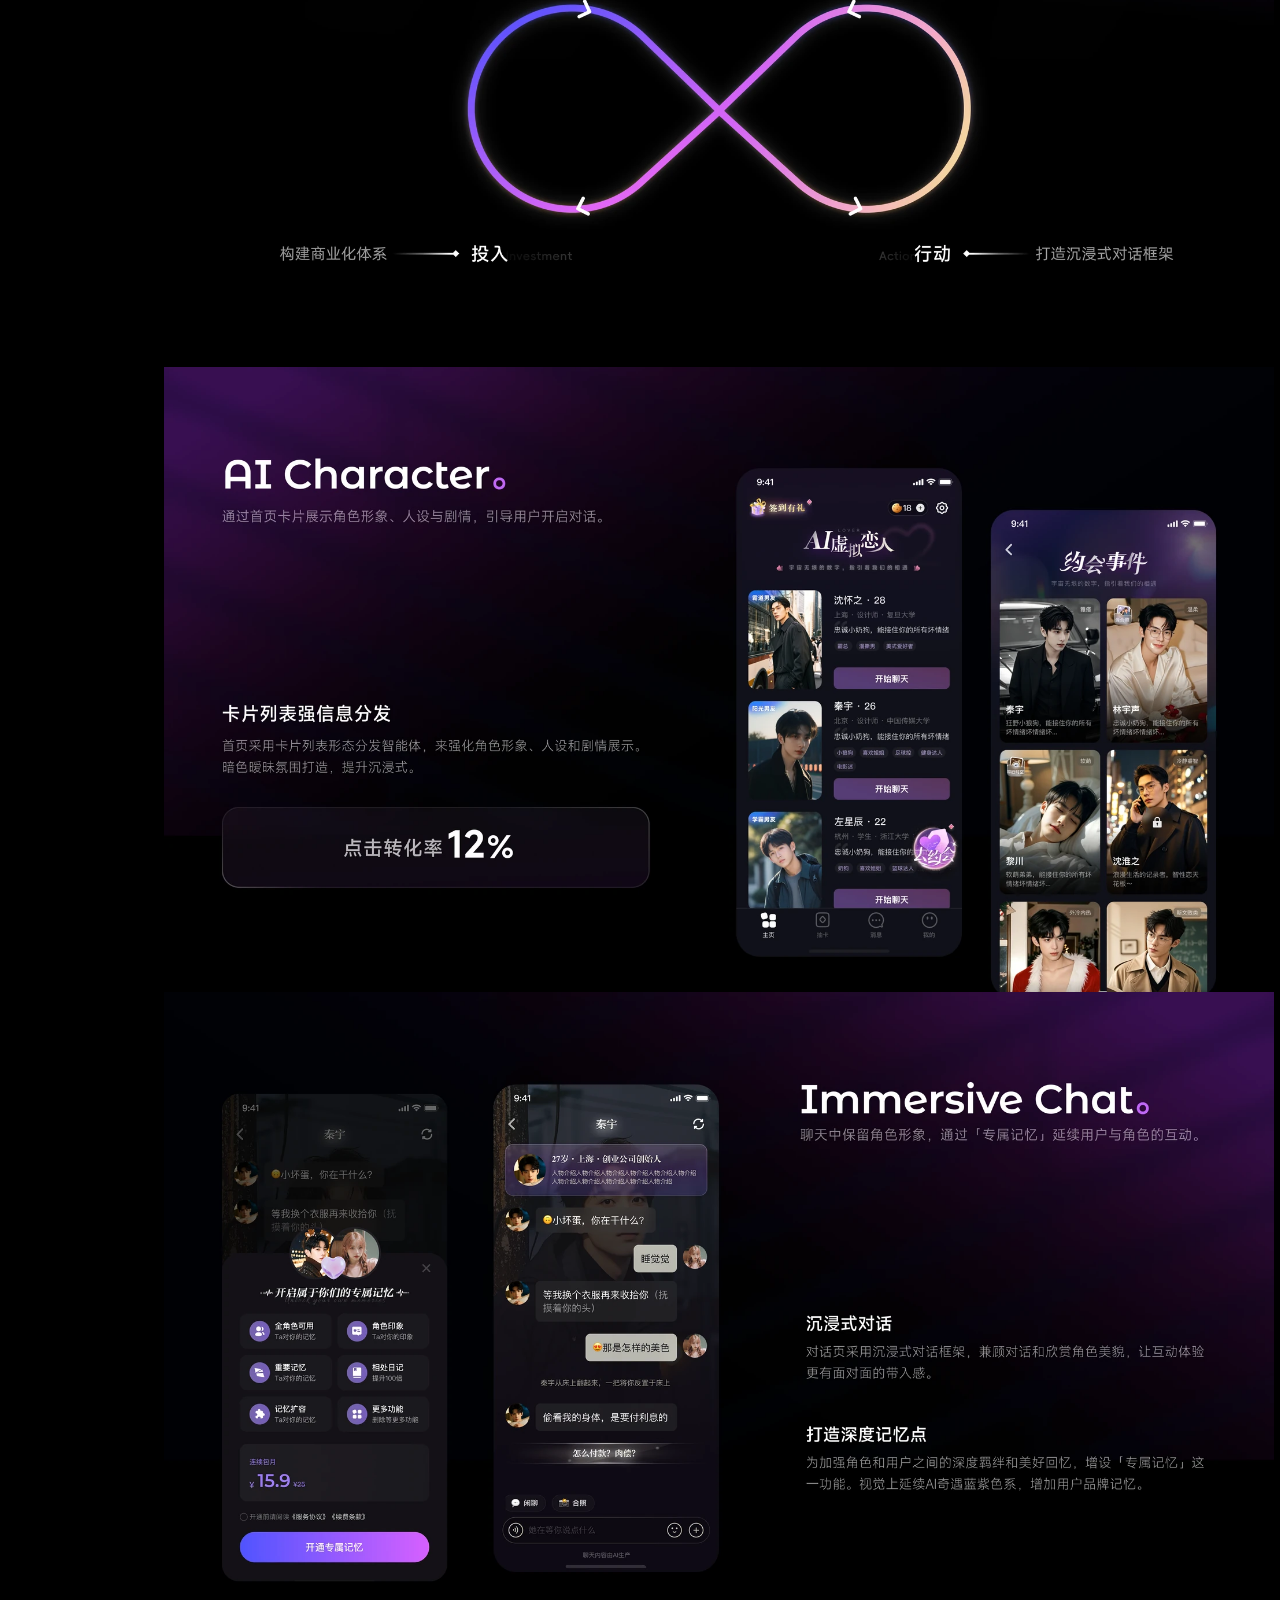
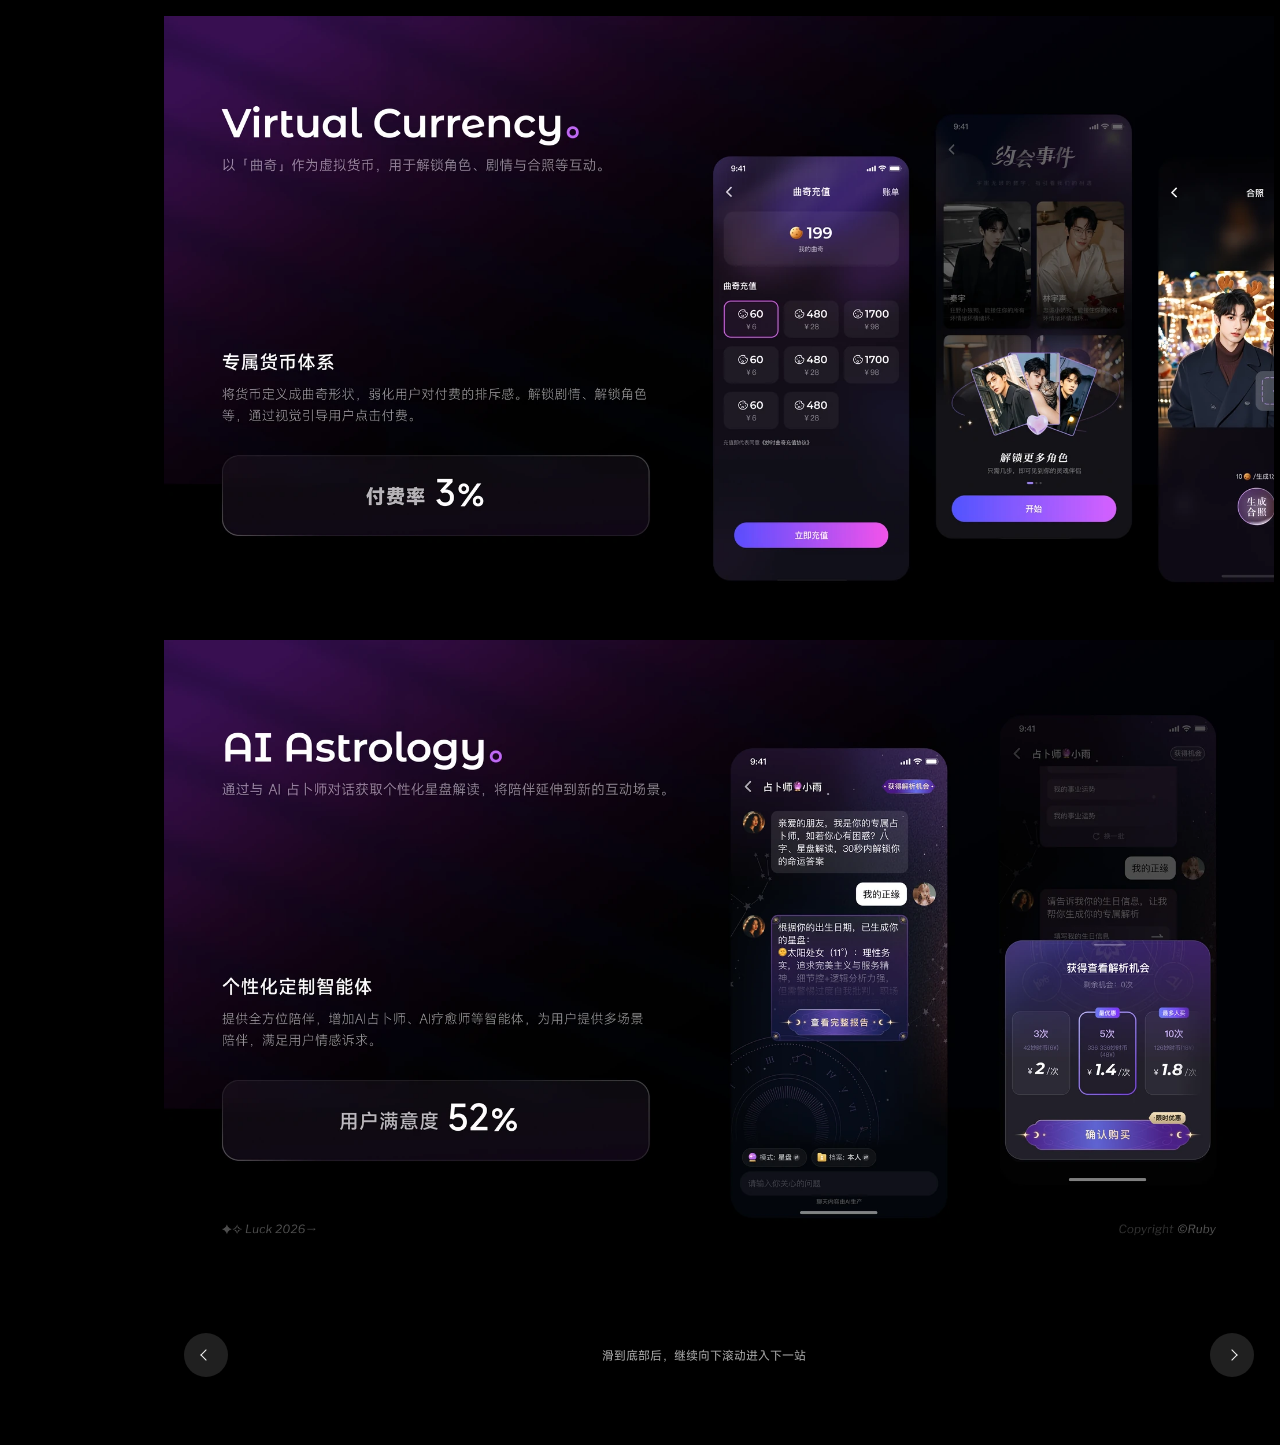
<file: project-4.html>
<!doctype html><html lang="zh-CN"><head><meta charset="UTF-8"><meta name="viewport" content="width=device-width,initial-scale=1"><title>妙时AI奇遇 · Ruby</title><style>*{box-sizing:border-box}html{scroll-behavior:smooth;scroll-padding-top:35px}body{margin:0;background:#111;color:#eee;font-family:Arial,'PingFang SC',sans-serif}a{color:inherit;text-decoration:none}.sidebar{position:fixed;inset:0 auto 0 0;width:190px;padding:35px 24px;border-right:1px solid #ffffff20;display:flex;flex-direction:column;background:#151515aa;backdrop-filter:blur(24px);z-index:5}.back,.next{font-size:12px;line-height:1.8}.brand{font-size:28px;font-weight:bold;margin:48px 0 12px}.project-name{font-size:13px;color:#999;line-height:1.7}.toc{display:flex;flex-direction:column;gap:22px;margin:auto 0}.toc a{font-size:12px;color:#888;border-left:2px solid transparent;padding-left:12px}.toc a.active{color:white;border-color:white}.next{border-top:1px solid #ffffff25;padding-top:22px}.gallery{margin-left:190px;padding:45px 4vw 0;max-width:2200px}.heading{margin:20px 0 45px}.heading small{font-size:10px;letter-spacing:3px;color:#888}h1{font-size:clamp(28px,4vw,64px);font-weight:500;letter-spacing:-1px}.gallery figure{margin:0 0 30px;scroll-margin-top:25px}.gallery img{display:block;width:100%;height:auto;aspect-ratio:16/9;object-fit:contain;background:#1c1c1c}.gallery figcaption{font-size:11px;color:#888;margin-top:12px;display:flex;justify-content:space-between}.end{padding:65px 0;text-align:center;color:#aaa;font-size:13px}.end a{display:inline-block;margin-top:25px;border:1px solid #666;border-radius:30px;padding:13px 24px;color:#eee}.progress{height:2px;background:#eee;width:0;margin:25px auto 0;max-width:150px}@media(max-width:700px){.sidebar{width:100%;height:auto;bottom:auto;padding:14px 5%;display:grid;grid-template-columns:1fr auto;gap:14px;border-bottom:1px solid #333}.brand,.project-name{display:none}.toc{grid-column:1/-1;grid-row:2;flex-direction:row;gap:18px;overflow-x:auto}.toc a{white-space:nowrap;padding-left:0;border:0}.toc a.active{text-decoration:underline;text-underline-offset:6px}.next{padding:0;border:0}.gallery{margin-left:0;padding:125px 4vw 0}.gallery figure{scroll-margin-top:120px}}@media(prefers-reduced-motion:reduce){html{scroll-behavior:auto}}nav{position:fixed;z-index:20;top:0;left:0;width:100%;height:82px;display:flex;align-items:center;justify-content:space-between;padding:0 5%;background:rgba(20,20,20,.46);backdrop-filter:blur(26px) saturate(0);-webkit-backdrop-filter:blur(26px) saturate(0);border-bottom:1px solid #ffffff26;box-shadow:inset 0 1px 0 #ffffff18,0 8px 32px #00000016}.logo{font-weight:700;font-size:25px;letter-spacing:-1px}.logo i{font-style:normal;color:#eee}nav .links{display:flex;gap:34px;font-size:13px}.nav-end{font-size:12px;color:#888}.dot{display:inline-block;width:6px;height:6px;border-radius:50%;background:#eee;margin-right:8px}.sidebar{top:82px}.project-name{margin-top:28px}.gallery{padding-top:115px}.gallery figure{margin:0;scroll-margin-top:82px}.gallery img{display:block}.end{text-align:right}.end .progress{margin-right:0}.end a{margin-left:auto}html{scroll-padding-top:0}@media(max-width:700px){nav{height:65px}nav .links{gap:18px;font-size:11px}.nav-end{display:none}.sidebar{top:65px}.gallery{padding-top:180px}.gallery figure{scroll-margin-top:160px}}
.end{height:180px;padding:0;position:relative;display:flex;align-items:center;justify-content:flex-end;gap:20px}.end #hint{position:absolute;left:50%;top:50%;transform:translate(-50%,-50%);text-align:center;width:55%;font-size:12px;padding-right:30px}.end>a{margin:0;position:relative;z-index:1}.end .progress{position:absolute;bottom:38px;left:50%;transform:translateX(-50%);margin:0}.sidebar>.next{margin-bottom:38px}.sidebar .toc{margin-top:auto;margin-bottom:auto}@media(max-width:700px){.sidebar>.next{margin-bottom:0}.end{height:180px}.end #hint{left:0;transform:translateY(-50%);width:60%;padding:0 15px 0 0;font-size:10px}.end>a{padding:12px 14px;font-size:12px}}nav .links{margin-left:auto}nav{gap:24px}nav{height:64px}:root{--nav-height:64px}html{scroll-padding-top:64px}.chevron{display:inline-block;width:9px;height:9px;border-top:2px solid currentColor;border-right:2px solid currentColor;transform:rotate(45deg);vertical-align:middle;margin:0 4px}.chevron.left{transform:rotate(-135deg)}@media(max-width:700px){nav{height:56px}:root{--nav-height:56px}html{scroll-padding-top:56px}}.sidebar{top:64px}.gallery{padding-top:97px}.gallery figure{scroll-margin-top:64px}@media(max-width:700px){.sidebar{top:56px}.gallery{padding-top:171px}.gallery figure{scroll-margin-top:151px}}body{background:#0c0c0c;color:#f1f1ef;-webkit-font-smoothing:antialiased}nav{background:#10101080}.toc a{transition:color .2s}.heading h1{font-weight:500;letter-spacing:-2px}.gallery img{width:100%;height:auto;aspect-ratio:auto;object-fit:initial;filter:none;opacity:1}.sidebar .toc{overflow-y:auto;min-height:0;flex:1;margin:25px 0;gap:0}.toc a{padding-top:10px;padding-bottom:10px;flex-shrink:0}.sidebar>.next{flex-shrink:0}@media(max-width:700px){.sidebar .toc{overflow-x:auto;overflow-y:hidden;margin:0;flex-direction:row;gap:18px}.toc a{padding-top:4px;padding-bottom:4px}}html,body{background:#000}nav{background:#0009}.sidebar{width:154px;padding:30px 18px;background:#000;border-right:0;text-align:left}.sidebar .back{font-size:10px}.project-name{font-size:11px}.sidebar .toc a{font-size:10px;color:#666;border:0;padding-left:0;text-decoration:none;transition:color .2s,font-size .2s}.sidebar .toc a.active{font-size:12px;color:#eee;text-decoration:underline;text-underline-offset:6px;text-decoration-thickness:1px}.gallery{margin-left:154px;padding-left:18px;padding-right:18px;max-width:none}.gallery figure{margin:0 0 100px}.gallery figure:last-of-type{margin-bottom:0}.gallery img{background:#000;filter:none}.end>a.next-circle{width:46px;height:46px;border:1px solid #777;border-radius:50%;padding:0;display:grid;place-items:center;margin:0}.sidebar .next{font-size:11px}@media(max-width:700px){.sidebar{width:100%;padding:12px 18px}.gallery{margin-left:0;padding-left:18px;padding-right:18px}.sidebar .toc a{font-size:10px}.sidebar .toc a.active{font-size:11px}.gallery figure{margin-bottom:100px}}.gallery figure{margin-bottom:20px}.gallery figure:last-of-type{margin-bottom:0}.end>a.prev-circle{position:absolute;left:0;top:50%;transform:translateY(-50%);margin:0;width:46px;height:46px;border:1px solid #777;border-radius:50%;padding:0;display:grid;place-items:center}.end>a:hover{background:#ffffff16}@media(max-width:700px){.gallery figure{margin-bottom:20px}.end #hint{left:50%;transform:translate(-50%,-50%);width:60%;padding:0 8px}}@font-face{font-family:MiSans;src:url('assets/optimized/MiSans-Regular-3d7a1f1793.woff2') format('woff2');font-weight:400;font-display:swap}@font-face{font-family:MiSans;src:url('assets/optimized/MiSans-Medium-09814c353e.woff2') format('woff2');font-weight:500;font-display:swap}@font-face{font-family:MiSans;src:url('assets/optimized/MiSans-Semibold-93938d1180.woff2') format('woff2');font-weight:600 900;font-display:swap}@font-face{font-family:'Montserrat Alternates';src:url('assets/optimized/MontserratAlternates-Black-a3885d3fa3.woff2') format('woff2');font-weight:900;font-display:swap}body,button,input,dialog{font-family:MiSans,sans-serif}.logo,.english-title{font-family:'Montserrat Alternates',MiSans,sans-serif;font-weight:900}.logo{letter-spacing:-1.3px}nav{padding-left:24px;padding-right:24px}.gallery figure{margin-bottom:10px}.gallery figure:last-of-type{margin-bottom:0}.sidebar{padding-left:24px;padding-right:16px}.sidebar .toc{position:absolute;top:50%;transform:translateY(-50%);left:24px;right:16px;flex:none;height:300px;max-height:calc(100% - 180px);margin:0;overflow:auto;scrollbar-width:none;display:block;padding-block:135px;scroll-behavior:smooth}.sidebar .toc::-webkit-scrollbar{display:none}.sidebar .toc a{display:block;line-height:18px;padding-top:5px;padding-bottom:5px;font-size:10px}.sidebar .toc a.active{font-size:12px}.heading h1{font-size:clamp(28px,4vw,60px)}.gallery{padding-right:24px}@media(max-width:700px){.sidebar .toc{position:static;transform:none;height:auto;max-height:none;display:flex;padding:0;overflow-x:auto;white-space:nowrap}.sidebar .toc a{padding:5px 0}.gallery{padding-left:24px;padding-right:24px}.gallery figure{margin-bottom:10px}}nav{padding-left:40px;padding-right:40px}.sidebar{padding-left:40px;width:174px}.sidebar .toc{left:40px}.gallery{margin-left:174px;padding-right:40px}@media(max-width:700px){.sidebar{width:100%;padding-left:40px;padding-right:40px}.gallery{margin-left:0;padding-left:40px;padding-right:40px}}nav .links a:last-child{display:inline-flex;align-items:center;gap:4px}nav .links a:last-child .chevron{margin:0;width:8px;height:8px}.sidebar{width:132px;padding-right:12px}.project-name{display:flex;flex-direction:column;gap:6px;line-height:1.7}.project-number{color:#aaa}.sidebar .toc{top:44%;right:12px;height:280px;padding-block:125px}.gallery{margin-left:132px;padding-left:0;padding-right:0;width:calc(100% - 132px)}.gallery figure{width:100%}.gallery img{width:100%;height:auto;max-width:none}.gallery .heading{padding-left:20px;padding-right:20px}.end{margin:0 20px}@media(max-width:700px){.sidebar{width:100%;padding-right:40px}.sidebar .project-name{display:none}.sidebar .toc{height:auto;padding:0;top:auto}.gallery{margin-left:0;width:100%;padding-left:0;padding-right:0}.gallery .heading{padding-left:40px;padding-right:40px}.end{margin:0 20px}}
.gallery{padding-top:94px}.gallery figure,.gallery figure:last-of-type{margin:0}.sidebar{width:170px;padding:24px 14px 24px 24px}.sidebar .back{display:inline-flex;align-items:center;gap:4px;border:1px solid #ffffff30;border-radius:24px;padding:5px 10px;width:max-content}.sidebar .toc{left:24px;right:14px;top:78px;bottom:28px;height:auto;max-height:none;transform:none;margin:0;padding:0;overflow-y:auto;scrollbar-width:thin;scrollbar-color:#777 #161616;scroll-behavior:smooth}.sidebar .toc a{font-size:10px;line-height:1.6;color:#777;padding:7px 7px 7px 12px;border-radius:4px;text-decoration:none;position:relative;transition:background .2s,color .2s;overflow-wrap:anywhere}.sidebar .toc a.active{font-size:10px;color:#fff;background:#ffffff12;text-decoration:none;font-weight:600}.sidebar .toc a.active:before{content:'';width:3px;height:3px;border-radius:50%;background:#e7e0ce;position:absolute;left:4px;top:50%;transform:translateY(-50%)}.gallery{margin-left:170px;width:calc(100% - 170px)}@media(max-width:700px){.sidebar{width:100%;padding:12px 24px;gap:8px}.sidebar .toc{position:static;display:flex;height:auto;max-height:none;padding:0;overflow-x:auto;overflow-y:hidden}.sidebar .toc a{white-space:nowrap;overflow-wrap:normal;flex-shrink:0;padding:5px 12px}.gallery{padding-top:155px;margin-left:0;width:100%}.gallery figure{margin:0}}.sidebar .toc{top:96px;bottom:auto;height:min(380px,calc(100svh - 220px));max-height:calc(100svh - 220px);scrollbar-width:thin;scrollbar-color:#555 transparent}.sidebar .toc::-webkit-scrollbar{display:block;width:2px;height:2px}.sidebar .toc::-webkit-scrollbar-track{background:transparent}.sidebar .toc::-webkit-scrollbar-thumb{background:#555;border-radius:8px}.sidebar .toc::-webkit-scrollbar-button{display:none}@media(max-width:700px){.sidebar{top:56px;padding:14px 24px 12px;display:flex;flex-direction:column;gap:14px;align-items:stretch;height:auto}.sidebar .back{align-self:flex-start}.sidebar .toc{position:relative;left:auto;right:auto;top:auto;bottom:auto;transform:none;display:flex;flex-direction:row;align-items:center;gap:12px;height:34px;min-height:34px;max-height:34px;flex:none;margin:0;padding:0 0 5px;overflow-x:auto;overflow-y:hidden;scrollbar-width:thin}.sidebar .toc a{display:block;line-height:20px;padding:4px 10px 4px 12px;flex-shrink:0}.gallery{padding-top:178px}.gallery figure{scroll-margin-top:178px}}
@media(max-width:700px){.sidebar .toc::-webkit-scrollbar{height:1px}.sidebar .toc{scrollbar-width:thin}}
/* Shared monochrome button language */
:root{--button-border:rgba(255,255,255,.18);--button-hover:rgba(255,255,255,.14)}
button,.pill,.back,.next-circle,.prev-circle,.cover-enter{transition:background .2s ease,border-color .2s ease,box-shadow .2s ease,opacity .2s ease; -webkit-tap-highlight-color:transparent}
button:focus-visible,.pill:focus-visible,.back:focus-visible,.next-circle:focus-visible,.prev-circle:focus-visible{outline:2px solid #fff;outline-offset:4px}
.pill{min-height:44px;border:1px solid var(--button-border);background:rgba(255,255,255,.07);backdrop-filter:blur(18px);-webkit-backdrop-filter:blur(18px);box-shadow:inset 0 1px 0 #ffffff0a;font-size:13px;font-weight:500;padding:12px 22px;gap:18px}
.pill:hover{background:#f1f1f1;color:#111;border-color:#f1f1f1;box-shadow:0 4px 24px #ffffff0c}.pill:active{background:#d9d9d9}
#contact #contactBtn{height:44px;border:1px solid var(--button-border);border-radius:24px;background:#ffffff1a;color:#f5f5f5;box-shadow:inset 0 1px 0 #ffffff12;backdrop-filter:blur(24px);-webkit-backdrop-filter:blur(24px);font-weight:500}
#contact #contactBtn:hover{background:#ffffff2b;border-color:#ffffff55;box-shadow:inset 0 1px 0 #ffffff20,0 6px 24px #0003}#contact #contactBtn:active{background:#ffffff36}
#work .project-arrow,.end>a.next-circle,.end>a.prev-circle{width:44px;height:44px;border:1px solid var(--button-border);background:#ffffff08;color:#ddd;box-shadow:inset 0 1px 0 #ffffff08;display:grid;place-items:center;border-radius:50%;padding:0}
#work .project-arrow:hover,.end>a.next-circle:hover,.end>a.prev-circle:hover{background:#f1f1f1;color:#111;border-color:#f1f1f1}#work .project-arrow:active,.end>a.next-circle:active,.end>a.prev-circle:active{background:#ccc;color:#111}
.cover-enter{width:44px;height:44px;border:1px solid #ffffff40;background:#ffffff18;backdrop-filter:blur(22px);-webkit-backdrop-filter:blur(22px);box-shadow:inset 0 1px 0 #ffffff16,0 4px 16px #0002}.project-link:hover .cover-enter{background:#ffffff35;border-color:#ffffff80}.project-link:active .cover-enter{background:#ffffff50}
.sidebar .back{min-height:32px;display:inline-flex;align-items:center;border:1px solid var(--button-border);border-radius:18px;padding:5px 11px;color:#bbb;background:#ffffff05;font-size:11px}.sidebar .back:hover{color:#fff;background:var(--button-hover);border-color:#ffffff35}
nav .links a{min-height:36px;display:inline-flex;align-items:center;justify-content:center;border-radius:18px;padding:0 12px;opacity:1}nav .links{gap:10px}nav .links a:hover{background:#ffffff0d;color:white;opacity:1}nav .links a:active{background:#ffffff18}
.modal-contact a{border:1px solid var(--button-border);border-radius:20px;padding:8px 16px;background:#ffffff06}.modal-contact a:hover{background:var(--button-hover);border-color:#ffffff40}#modal #close{width:32px;height:32px;border-radius:50%;color:#999}#modal #close:hover{background:#ffffff12;color:white}.chevron{width:8px;height:8px;border-width:1.7px}.project-arrow .chevron{width:9px;height:9px}
@media(max-width:700px){nav .links{gap:0}nav .links a{padding:0 8px;font-size:11px}.sidebar .back{min-height:30px}.pill{min-height:44px}}
@media(prefers-reduced-motion:reduce){button,.pill,.back,.next-circle,.prev-circle,.cover-enter{transition:none}}

/* Screenshot-led controls */
.sidebar .back{width:40px;height:40px;min-height:40px;display:grid;place-items:center;padding:0;border-radius:12px;background:#1b1c1e;border:1px solid #ffffff08;box-shadow:inset 0 0 0 1px #ffffff03;color:#f5f5f5}.sidebar .back:hover{background:#292b2e;border-color:#ffffff12}.sidebar .back:active{background:#333538}
.back-icon{display:block;width:21px;height:21px}.sidebar .toc{top:86px}
#work .project-arrow,.end>a.next-circle,.end>a.prev-circle{background:#202020;border:0;box-shadow:none;color:#f4f4f4;width:44px;height:44px}.project-arrow:hover,.end>a.next-circle:hover,.end>a.prev-circle:hover{background:#343434!important;color:#fff!important}
.cover-enter{background:rgba(255,255,255,.19);border:0;box-shadow:none;backdrop-filter:blur(20px);-webkit-backdrop-filter:blur(20px);color:#fff;width:42px;height:42px}.project.selected .cover-enter{background:rgba(76,83,90,.66)}.project-link:hover .cover-enter{background:rgba(105,113,122,.76);border:0}.project-link:active .cover-enter{background:rgba(125,134,143,.86)}
.pill{background:#1f1f1f;border:1px solid #ffffff08;border-radius:12px;box-shadow:none;padding:12px 22px;gap:12px;color:#f5f5f5}.pill:hover{background:#303030;color:#fff;border-color:#ffffff12}.pill:active{background:#3b3b3b}
#contact #contactBtn{border-radius:12px;background:rgba(255,255,255,.18);backdrop-filter:blur(24px);-webkit-backdrop-filter:blur(24px);border:1px solid #ffffff08;box-shadow:none;font-weight:500}#contact #contactBtn:hover{background:rgba(255,255,255,.26);border-color:#ffffff12;box-shadow:none}
#modal{width:min(440px,calc(100vw - 40px));max-width:440px;max-height:calc(100svh - 40px);border:0;border-radius:22px;background:#202123;color:#f7f7f7;padding:32px;box-shadow:0 24px 100px #0005;overflow:auto}#modal::backdrop{background:#000a;backdrop-filter:blur(8px)}#modalTitle{font-family:MiSans,sans-serif;text-align:left;font-size:21px;font-weight:600;margin:0 32px 16px 0;line-height:1.5}#modalText{font-size:12px;color:#92979d;line-height:1.9;text-align:left;margin:0 0 20px}#modal #close{position:absolute;right:18px;top:20px;width:32px;height:32px;border:0;border-radius:8px;color:#f5f5f5;background:transparent}#modal #close:hover{background:#ffffff0c}.modal-contact{justify-content:flex-start;gap:10px}.modal-contact a{background:#f7f8fa;color:#111;border:0;border-radius:9px;padding:9px 17px;font-weight:600;font-size:12px}.modal-contact a:hover{background:#dedfe2;border:0}.qr-image{width:min(240px,100%);border-radius:12px;margin:24px auto 0}nav .links a{border-radius:9px}
@media(max-width:700px){.sidebar .back{width:34px;height:34px;min-height:34px;border-radius:10px}.sidebar .toc{top:auto}.sidebar{gap:12px}#modal{padding:28px 24px}#modalTitle{font-size:20px}.gallery{padding-top:178px}.gallery figure{scroll-margin-top:178px}}
nav .links a:last-child{gap:1px}nav .links a:last-child .chevron{margin:0}/* Consistent text–icon spacing */
:root{--icon-label-gap:12px}nav .links a:last-child,.pill,#contact #contactBtn,.sidebar .back{gap:var(--icon-label-gap)}nav .links a:last-child .chevron,.pill .chevron,#contact #contactBtn .chevron,.sidebar .back .chevron{margin:0;flex-shrink:0}.pill>span{display:inline-flex;align-items:center}.modal-contact a{display:inline-flex;align-items:center;gap:var(--icon-label-gap)}
nav{background:rgba(0,0,0,.18);backdrop-filter:blur(0px);-webkit-backdrop-filter:blur(0px);transition:background .4s,backdrop-filter .4s,border-color .4s}nav.scrolled{background:rgba(20,20,20,.56);backdrop-filter:blur(24px);-webkit-backdrop-filter:blur(24px);border-bottom-color:#ffffff20}nav .links a:last-child{gap:6px}.slow-enter{opacity:0;transform:translateY(14px);transition:opacity 1.1s ease,transform 1.1s cubic-bezier(.2,.65,.3,1);transition-delay:var(--enter-delay,0ms)}.slow-enter.entered{opacity:1;transform:translateY(0)}@media(prefers-reduced-motion:reduce){.slow-enter{opacity:1;transform:none;transition:none}nav{transition:none}}.sidebar .toc::-webkit-scrollbar{width:1px;height:.5px}.sidebar .toc::-webkit-scrollbar-thumb{border-radius:4px}.sidebar .toc{scrollbar-width:thin}@media(max-width:700px){.sidebar .toc::-webkit-scrollbar{height:.5px;width:1px}}nav .links a:last-child{gap:3px}nav .links a:last-child .chevron{width:6px;height:6px;border-width:1.3px;margin:0}.logo{position:relative;font-weight:900;-webkit-text-stroke:.35px #000;letter-spacing:-1px;display:inline-flex;align-items:flex-start}.logo sup{font-family:MiSans,sans-serif;font-size:10px;line-height:1;font-weight:500;-webkit-text-stroke:0;margin-left:2px;margin-top:1px}nav .logo{font-weight:500;-webkit-text-stroke:0} @media(min-width:701px){.sidebar{width:164px}.gallery{margin-left:164px}}
/* Use all available desktop height for the complete project directory. */
@media(min-width:701px){.sidebar .toc{top:86px;bottom:18px;height:auto;max-height:none;padding:0;overflow-y:auto}.sidebar .toc a{padding-top:6px;padding-bottom:6px}}
</style><link rel="stylesheet" href="assets/shared-nav.css?v=49835a45a9e1"><link rel="stylesheet" href="assets/detail-sidebar.css?v=1"><link rel="stylesheet" href="assets/button-motion.css?v=1"><style>.gallery figure{position:relative}.media-retry{position:absolute;inset:0;margin:auto;width:max-content;max-width:90%;height:max-content;padding:12px 20px;border:1px solid #666;border-radius:8px;background:#222;color:#fff;cursor:pointer;font:14px sans-serif}</style><script src="assets/media-recovery.js?v=1" defer></script><style>html{scroll-padding-top:0}.gallery figure{scroll-margin-top:var(--project-scroll-offset,178px)}</style></head><body><nav><a href="index.html#home" class="logo">Ruby<sup>©</sup></a><div class="links"><a href="index.html#overview">项目通览</a><a href="index.html#about">关于我</a><a href="index.html#work">设计项目</a><a href="index.html#contact">联系我 <i class="chevron" aria-hidden="true"></i></a></div></nav><aside class="sidebar"><a class="back" href="index.html?project=4#work" aria-label="返回项目展示" title="返回"><svg class="back-icon" viewBox="0 0 24 24" fill="none" aria-hidden="true"><path d="M20 12H4m7-7-7 7 7 7" stroke="currentColor" stroke-width="2" stroke-linecap="round" stroke-linejoin="round"/></svg></a><div class="toc"><a href="#frame-1" class="active">妙时AI奇遇</a><a href="#frame-2" class="">产品定位</a><a href="#frame-3" class="">设计策略</a><a href="#frame-4" class="">角色列表</a><a href="#frame-5" class="">对话与记忆</a><a href="#frame-6" class="">商业化</a><a href="#frame-7" class="">占卜场景</a></div></aside><main class="gallery"><figure id="frame-1"><img alt="妙时AI奇遇" src="assets/optimized/project-4-40-bb63305916-1920.webp" srcset="assets/optimized/project-4-40-bb63305916-960.webp 960w, assets/optimized/project-4-40-bb63305916-1920.webp 1920w, assets/optimized/project-4-40-bb63305916-2880.webp 2880w" sizes="(max-width: 700px) 100vw, calc(100vw - 190px)" data-fallback="assets/project-4/40.png?v=bb6330591644" width="3840" height="2160" decoding="async" loading="eager" fetchpriority="high"></figure><figure id="frame-2"><img alt="产品定位" src="assets/optimized/project-4-41-1cfdb75226-1920.webp" srcset="assets/optimized/project-4-41-1cfdb75226-960.webp 960w, assets/optimized/project-4-41-1cfdb75226-1920.webp 1920w, assets/optimized/project-4-41-1cfdb75226-2880.webp 2880w" sizes="(max-width: 700px) 100vw, calc(100vw - 190px)" data-fallback="assets/project-4/41.png?v=1cfdb7522643" width="3840" height="2160" decoding="async" loading="lazy"></figure><figure id="frame-3"><img alt="设计策略" src="assets/optimized/project-4-42-e27b8c6ec1-1920.webp" srcset="assets/optimized/project-4-42-e27b8c6ec1-960.webp 960w, assets/optimized/project-4-42-e27b8c6ec1-1920.webp 1920w, assets/optimized/project-4-42-e27b8c6ec1-2880.webp 2880w" sizes="(max-width: 700px) 100vw, calc(100vw - 190px)" data-fallback="assets/project-4/42.png?v=e27b8c6ec1b8" width="3840" height="2160" decoding="async" loading="lazy"></figure><figure id="frame-4"><img alt="角色列表" src="assets/optimized/project-4-43-8fc1cf7fb2-1920.webp" srcset="assets/optimized/project-4-43-8fc1cf7fb2-960.webp 960w, assets/optimized/project-4-43-8fc1cf7fb2-1920.webp 1920w, assets/optimized/project-4-43-8fc1cf7fb2-2880.webp 2880w" sizes="(max-width: 700px) 100vw, calc(100vw - 190px)" data-fallback="assets/project-4/43.png?v=8fc1cf7fb2f4" width="3840" height="2160" decoding="async" loading="lazy"></figure><figure id="frame-5"><img alt="对话与记忆" src="assets/optimized/project-4-44-63148fd21f-1920.webp" srcset="assets/optimized/project-4-44-63148fd21f-960.webp 960w, assets/optimized/project-4-44-63148fd21f-1920.webp 1920w, assets/optimized/project-4-44-63148fd21f-2880.webp 2880w" sizes="(max-width: 700px) 100vw, calc(100vw - 190px)" data-fallback="assets/project-4/44.png?v=63148fd21f92" width="3840" height="2160" decoding="async" loading="lazy"></figure><figure id="frame-6"><img alt="商业化" src="assets/optimized/project-4-45-e92af3e435-1920.webp" srcset="assets/optimized/project-4-45-e92af3e435-960.webp 960w, assets/optimized/project-4-45-e92af3e435-1920.webp 1920w, assets/optimized/project-4-45-e92af3e435-2880.webp 2880w" sizes="(max-width: 700px) 100vw, calc(100vw - 190px)" data-fallback="assets/project-4/45.png?v=e92af3e43559" width="3840" height="2160" decoding="async" loading="lazy"></figure><figure id="frame-7"><img alt="占卜场景" src="assets/optimized/project-4-46-28987eb4dc-1920.webp" srcset="assets/optimized/project-4-46-28987eb4dc-960.webp 960w, assets/optimized/project-4-46-28987eb4dc-1920.webp 1920w, assets/optimized/project-4-46-28987eb4dc-2880.webp 2880w" sizes="(max-width: 700px) 100vw, calc(100vw - 190px)" data-fallback="assets/project-4/46.png?v=28987eb4dc2e" width="3840" height="2160" decoding="async" loading="lazy"></figure><footer class="end"><a class="prev-circle" href="project-3.html" aria-label="上一个项目"><i class="chevron left" aria-hidden="true"></i></a><div id="hint">滑到底部后，继续向下滚动进入下一站</div><div class="progress"></div><a href="project-5.html" aria-label="下一个项目" class="next-circle"><i class="chevron" aria-hidden="true"></i></a></footer></main><script>const links=[...document.querySelectorAll('.toc a')];const sections=[...document.querySelectorAll('figure')];function centerActive(a){const toc=a.parentElement;if(innerWidth>700)toc.scrollTo({top:a.offsetTop-toc.clientHeight/2+a.offsetHeight/2,behavior:'smooth'});else toc.scrollTo({left:a.offsetLeft-toc.clientWidth/2+a.offsetWidth/2,behavior:'smooth'})}// Choose one section from its position, rather than observer callback order.
let tocFrame=0;
function syncProjectToc(){
 tocFrame=0;
 const navBottom=document.querySelector('nav').getBoundingClientRect().bottom;
 const sidebarBottom=innerWidth<=700?document.querySelector('.sidebar').getBoundingClientRect().bottom:navBottom;
 const line=Math.max(navBottom+24,sidebarBottom+16,innerHeight*.2);
 document.documentElement.style.setProperty('--project-scroll-offset',Math.max(navBottom,sidebarBottom)+8+'px');
 const scroller=document.scrollingElement||document.documentElement;
 const maxScroll=Math.max(0,scroller.scrollHeight-scroller.clientHeight);
 let index=0;
 if(scrollY>2)sections.forEach((section,i)=>{if(section.getBoundingClientRect().top<=line)index=i});
 // The final figure may never reach the reading line before scrolling ends.
 if(maxScroll>2&&scroller.scrollTop>=maxScroll-4)index=sections.length-1;
 links.forEach((a,i)=>{
  const selected=i===index;
  const changed=selected&&!a.classList.contains('active');
  a.classList.toggle('active',selected);
  if(selected)a.setAttribute('aria-current','location');else a.removeAttribute('aria-current');
  if(changed)centerActive(a);
 });
}
function scheduleProjectToc(){if(!tocFrame)tocFrame=requestAnimationFrame(syncProjectToc)}
window.addEventListener('scroll',scheduleProjectToc,{passive:true});
window.addEventListener('resize',scheduleProjectToc);
window.addEventListener('pageshow',scheduleProjectToc);
window.visualViewport?.addEventListener('resize',scheduleProjectToc);
new ResizeObserver(scheduleProjectToc).observe(document.querySelector('.sidebar'));
new ResizeObserver(scheduleProjectToc).observe(document.querySelector('.gallery'));
if(new URLSearchParams(location.search).has('sheet')&&!location.hash){
 history.scrollRestoration='manual';window.scrollTo({top:0,left:0,behavior:'instant'});
 document.querySelector('.toc').scrollTo({top:0,left:0,behavior:'instant'});
}
syncProjectToc();
let armed=false,amount=0,stamp=0,leaving=false;const hint=document.querySelector('#hint');function atBottom(){return innerHeight+scrollY>=document.documentElement.scrollHeight-4}window.addEventListener('scroll',()=>{if(!atBottom()){armed=false;amount=0;hint.textContent='滑到底部后，继续向下滚动进入下一站'}});function advance(delta){if(delta<=0||!atBottom()||leaving)return;const now=Date.now();if(!armed){armed=true;stamp=now;amount=0;hint.textContent='继续向下滚动，进入下一站';return}if(now-stamp<650)return;amount+=Math.min(delta,90);document.querySelector('.progress').style.width=Math.min(150,amount/240*150)+'px';if(amount>240){leaving=true;location.href=document.querySelector('.next-circle').href}}window.addEventListener('wheel',e=>advance(e.deltaY),{passive:true});let touchY=0;window.addEventListener('touchstart',e=>touchY=e.touches[0].clientY,{passive:true});window.addEventListener('touchend',e=>advance((touchY-e.changedTouches[0].clientY)*3),{passive:true});window.addEventListener('keydown',e=>{if(['ArrowDown','PageDown',' '].includes(e.key))advance(90)});const initialActive=document.querySelector('.toc a.active');if(initialActive)centerActive(initialActive);const topNav=document.querySelector('nav');function updateNavGlass(){topNav.classList.toggle('scrolled',scrollY>12)}window.addEventListener('scroll',updateNavGlass,{passive:true});updateNavGlass();const slowObserver=new IntersectionObserver(entries=>{entries.forEach(e=>{if(e.isIntersecting){e.target.classList.add('entered');slowObserver.unobserve(e.target)}})},{threshold:.08});document.querySelectorAll('.toc a').forEach((el,i)=>{el.classList.add('slow-enter');el.style.setProperty('--enter-delay',Math.min(i*100,700)+'ms');slowObserver.observe(el)});</script><script src="assets/custom-cursor.js?v=71db97272607" defer></script><script src="assets/project-transition.js?v=fe8b3c731a6c"></script></body></html>
</file>
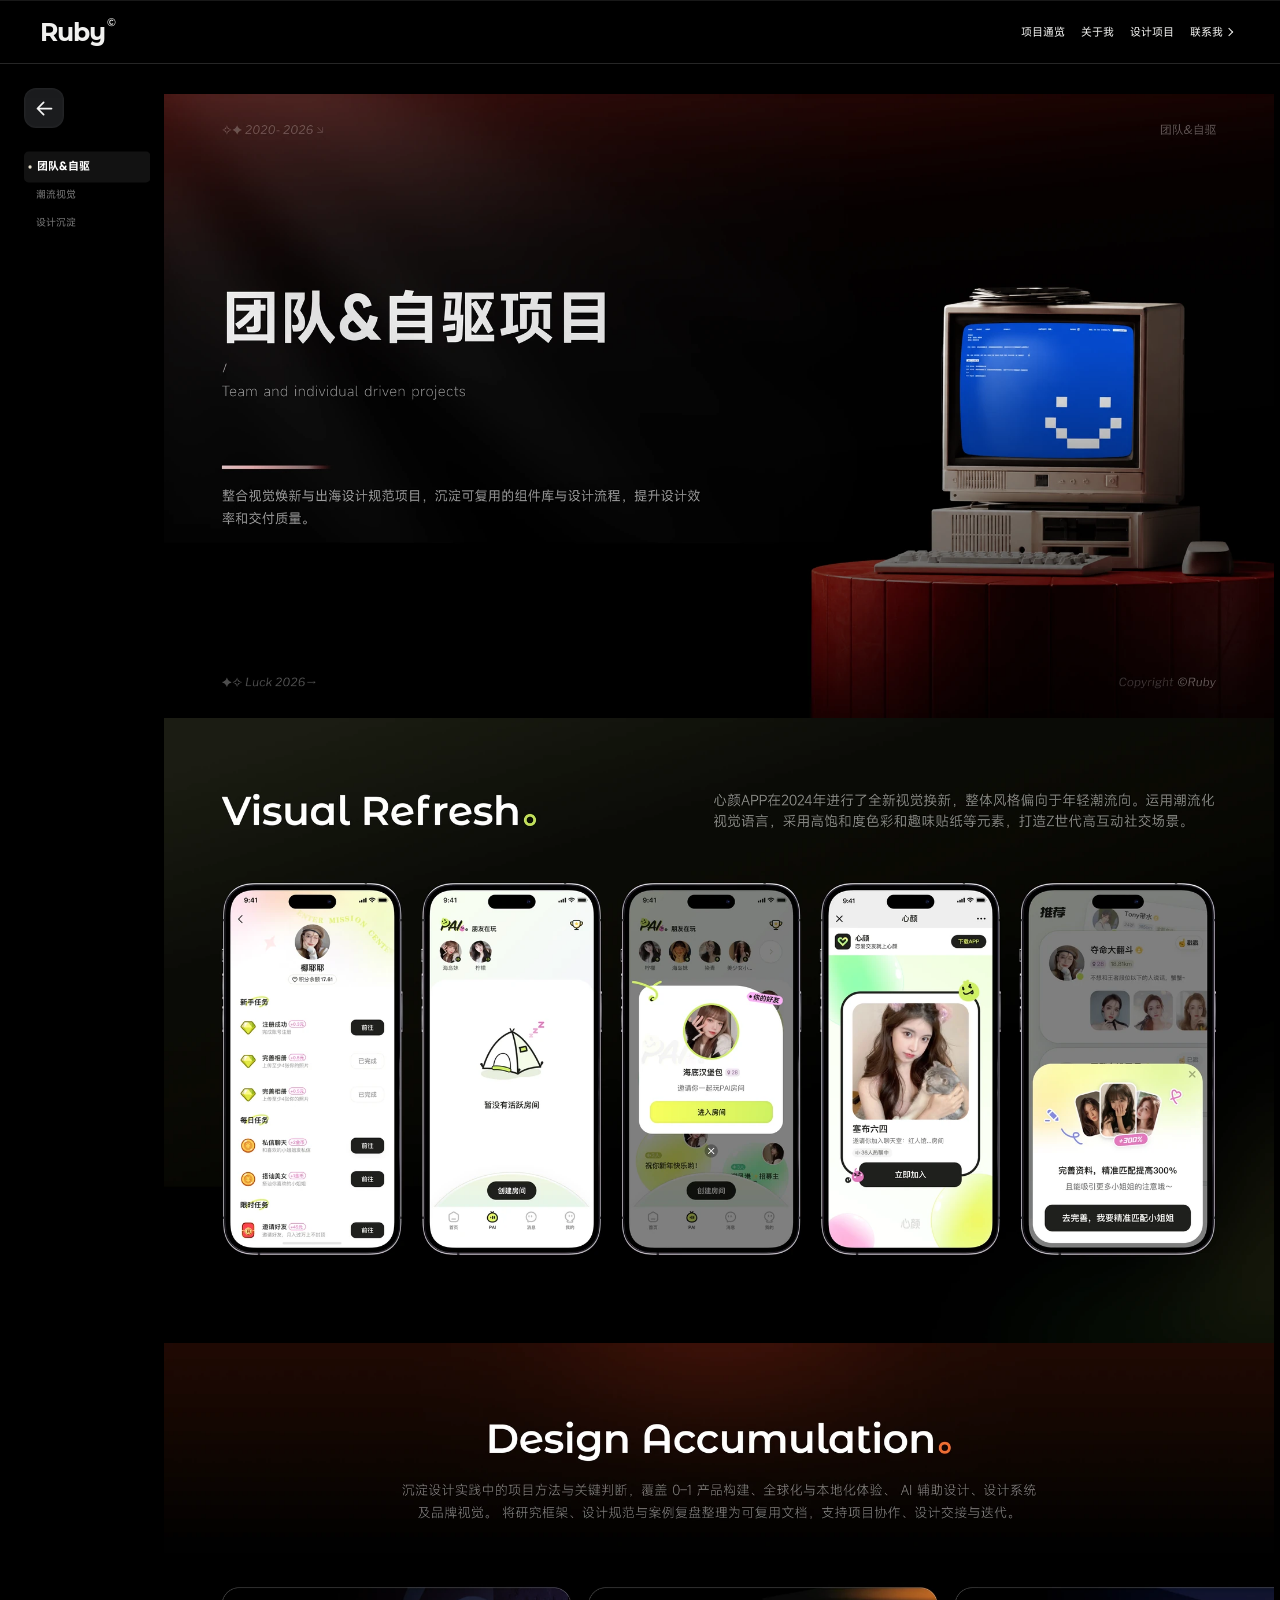
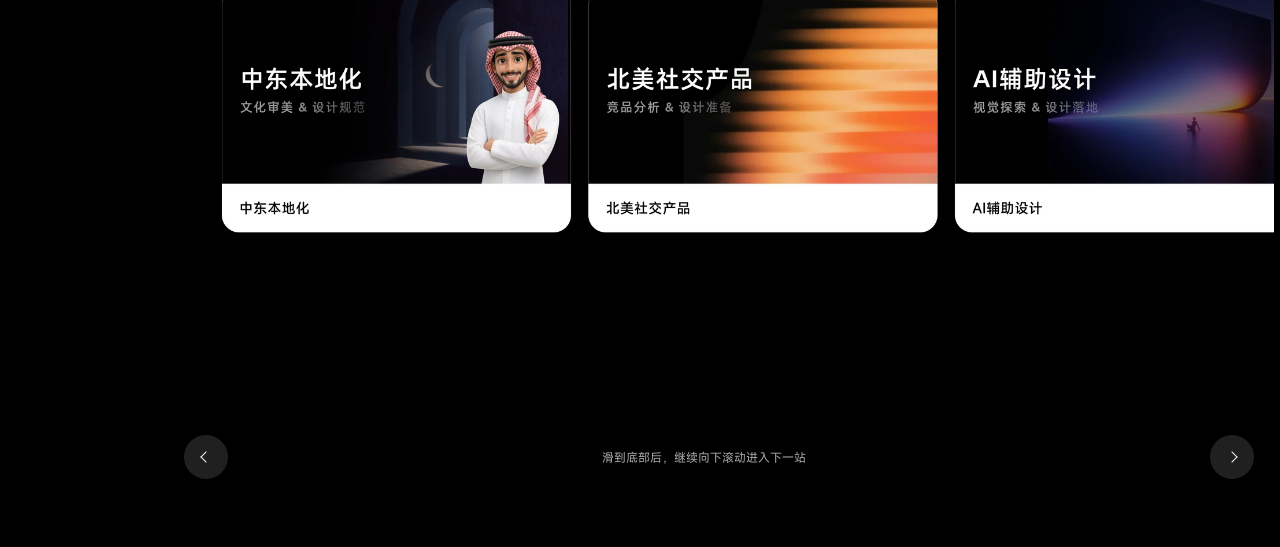
<file: project-5.html>
<!doctype html><html lang="zh-CN"><head><meta charset="UTF-8"><meta name="viewport" content="width=device-width,initial-scale=1"><title>团队&自驱 · Ruby</title><style>*{box-sizing:border-box}html{scroll-behavior:smooth;scroll-padding-top:35px}body{margin:0;background:#111;color:#eee;font-family:Arial,'PingFang SC',sans-serif}a{color:inherit;text-decoration:none}.sidebar{position:fixed;inset:0 auto 0 0;width:190px;padding:35px 24px;border-right:1px solid #ffffff20;display:flex;flex-direction:column;background:#151515aa;backdrop-filter:blur(24px);z-index:5}.back,.next{font-size:12px;line-height:1.8}.brand{font-size:28px;font-weight:bold;margin:48px 0 12px}.project-name{font-size:13px;color:#999;line-height:1.7}.toc{display:flex;flex-direction:column;gap:22px;margin:auto 0}.toc a{font-size:12px;color:#888;border-left:2px solid transparent;padding-left:12px}.toc a.active{color:white;border-color:white}.next{border-top:1px solid #ffffff25;padding-top:22px}.gallery{margin-left:190px;padding:45px 4vw 0;max-width:2200px}.heading{margin:20px 0 45px}.heading small{font-size:10px;letter-spacing:3px;color:#888}h1{font-size:clamp(28px,4vw,64px);font-weight:500;letter-spacing:-1px}.gallery figure{margin:0 0 30px;scroll-margin-top:25px}.gallery img{display:block;width:100%;height:auto;aspect-ratio:16/9;object-fit:contain;background:#1c1c1c}.gallery figcaption{font-size:11px;color:#888;margin-top:12px;display:flex;justify-content:space-between}.end{padding:65px 0;text-align:center;color:#aaa;font-size:13px}.end a{display:inline-block;margin-top:25px;border:1px solid #666;border-radius:30px;padding:13px 24px;color:#eee}.progress{height:2px;background:#eee;width:0;margin:25px auto 0;max-width:150px}@media(max-width:700px){.sidebar{width:100%;height:auto;bottom:auto;padding:14px 5%;display:grid;grid-template-columns:1fr auto;gap:14px;border-bottom:1px solid #333}.brand,.project-name{display:none}.toc{grid-column:1/-1;grid-row:2;flex-direction:row;gap:18px;overflow-x:auto}.toc a{white-space:nowrap;padding-left:0;border:0}.toc a.active{text-decoration:underline;text-underline-offset:6px}.next{padding:0;border:0}.gallery{margin-left:0;padding:125px 4vw 0}.gallery figure{scroll-margin-top:120px}}@media(prefers-reduced-motion:reduce){html{scroll-behavior:auto}}nav{position:fixed;z-index:20;top:0;left:0;width:100%;height:82px;display:flex;align-items:center;justify-content:space-between;padding:0 5%;background:rgba(20,20,20,.46);backdrop-filter:blur(26px) saturate(0);-webkit-backdrop-filter:blur(26px) saturate(0);border-bottom:1px solid #ffffff26;box-shadow:inset 0 1px 0 #ffffff18,0 8px 32px #00000016}.logo{font-weight:700;font-size:25px;letter-spacing:-1px}.logo i{font-style:normal;color:#eee}nav .links{display:flex;gap:34px;font-size:13px}.nav-end{font-size:12px;color:#888}.dot{display:inline-block;width:6px;height:6px;border-radius:50%;background:#eee;margin-right:8px}.sidebar{top:82px}.project-name{margin-top:28px}.gallery{padding-top:115px}.gallery figure{margin:0;scroll-margin-top:82px}.gallery img{display:block}.end{text-align:right}.end .progress{margin-right:0}.end a{margin-left:auto}html{scroll-padding-top:0}@media(max-width:700px){nav{height:65px}nav .links{gap:18px;font-size:11px}.nav-end{display:none}.sidebar{top:65px}.gallery{padding-top:180px}.gallery figure{scroll-margin-top:160px}}
.end{height:180px;padding:0;position:relative;display:flex;align-items:center;justify-content:flex-end;gap:20px}.end #hint{position:absolute;left:50%;top:50%;transform:translate(-50%,-50%);text-align:center;width:55%;font-size:12px;padding-right:30px}.end>a{margin:0;position:relative;z-index:1}.end .progress{position:absolute;bottom:38px;left:50%;transform:translateX(-50%);margin:0}.sidebar>.next{margin-bottom:38px}.sidebar .toc{margin-top:auto;margin-bottom:auto}@media(max-width:700px){.sidebar>.next{margin-bottom:0}.end{height:180px}.end #hint{left:0;transform:translateY(-50%);width:60%;padding:0 15px 0 0;font-size:10px}.end>a{padding:12px 14px;font-size:12px}}nav .links{margin-left:auto}nav{gap:24px}nav{height:64px}:root{--nav-height:64px}html{scroll-padding-top:64px}.chevron{display:inline-block;width:9px;height:9px;border-top:2px solid currentColor;border-right:2px solid currentColor;transform:rotate(45deg);vertical-align:middle;margin:0 4px}.chevron.left{transform:rotate(-135deg)}@media(max-width:700px){nav{height:56px}:root{--nav-height:56px}html{scroll-padding-top:56px}}.sidebar{top:64px}.gallery{padding-top:97px}.gallery figure{scroll-margin-top:64px}@media(max-width:700px){.sidebar{top:56px}.gallery{padding-top:171px}.gallery figure{scroll-margin-top:151px}}body{background:#0c0c0c;color:#f1f1ef;-webkit-font-smoothing:antialiased}nav{background:#10101080}.toc a{transition:color .2s}.heading h1{font-weight:500;letter-spacing:-2px}.gallery img{width:100%;height:auto;aspect-ratio:auto;object-fit:initial;filter:none;opacity:1}.sidebar .toc{overflow-y:auto;min-height:0;flex:1;margin:25px 0;gap:0}.toc a{padding-top:10px;padding-bottom:10px;flex-shrink:0}.sidebar>.next{flex-shrink:0}@media(max-width:700px){.sidebar .toc{overflow-x:auto;overflow-y:hidden;margin:0;flex-direction:row;gap:18px}.toc a{padding-top:4px;padding-bottom:4px}}html,body{background:#000}nav{background:#0009}.sidebar{width:154px;padding:30px 18px;background:#000;border-right:0;text-align:left}.sidebar .back{font-size:10px}.project-name{font-size:11px}.sidebar .toc a{font-size:10px;color:#666;border:0;padding-left:0;text-decoration:none;transition:color .2s,font-size .2s}.sidebar .toc a.active{font-size:12px;color:#eee;text-decoration:underline;text-underline-offset:6px;text-decoration-thickness:1px}.gallery{margin-left:154px;padding-left:18px;padding-right:18px;max-width:none}.gallery figure{margin:0 0 100px}.gallery figure:last-of-type{margin-bottom:0}.gallery img{background:#000;filter:none}.end>a.next-circle{width:46px;height:46px;border:1px solid #777;border-radius:50%;padding:0;display:grid;place-items:center;margin:0}.sidebar .next{font-size:11px}@media(max-width:700px){.sidebar{width:100%;padding:12px 18px}.gallery{margin-left:0;padding-left:18px;padding-right:18px}.sidebar .toc a{font-size:10px}.sidebar .toc a.active{font-size:11px}.gallery figure{margin-bottom:100px}}.gallery figure{margin-bottom:20px}.gallery figure:last-of-type{margin-bottom:0}.end>a.prev-circle{position:absolute;left:0;top:50%;transform:translateY(-50%);margin:0;width:46px;height:46px;border:1px solid #777;border-radius:50%;padding:0;display:grid;place-items:center}.end>a:hover{background:#ffffff16}@media(max-width:700px){.gallery figure{margin-bottom:20px}.end #hint{left:50%;transform:translate(-50%,-50%);width:60%;padding:0 8px}}@font-face{font-family:MiSans;src:url('assets/optimized/MiSans-Regular-3d7a1f1793.woff2') format('woff2');font-weight:400;font-display:swap}@font-face{font-family:MiSans;src:url('assets/optimized/MiSans-Medium-09814c353e.woff2') format('woff2');font-weight:500;font-display:swap}@font-face{font-family:MiSans;src:url('assets/optimized/MiSans-Semibold-93938d1180.woff2') format('woff2');font-weight:600 900;font-display:swap}@font-face{font-family:'Montserrat Alternates';src:url('assets/optimized/MontserratAlternates-Black-a3885d3fa3.woff2') format('woff2');font-weight:900;font-display:swap}body,button,input,dialog{font-family:MiSans,sans-serif}.logo,.english-title{font-family:'Montserrat Alternates',MiSans,sans-serif;font-weight:900}.logo{letter-spacing:-1.3px}nav{padding-left:24px;padding-right:24px}.gallery figure{margin-bottom:10px}.gallery figure:last-of-type{margin-bottom:0}.sidebar{padding-left:24px;padding-right:16px}.sidebar .toc{position:absolute;top:50%;transform:translateY(-50%);left:24px;right:16px;flex:none;height:300px;max-height:calc(100% - 180px);margin:0;overflow:auto;scrollbar-width:none;display:block;padding-block:135px;scroll-behavior:smooth}.sidebar .toc::-webkit-scrollbar{display:none}.sidebar .toc a{display:block;line-height:18px;padding-top:5px;padding-bottom:5px;font-size:10px}.sidebar .toc a.active{font-size:12px}.heading h1{font-size:clamp(28px,4vw,60px)}.gallery{padding-right:24px}@media(max-width:700px){.sidebar .toc{position:static;transform:none;height:auto;max-height:none;display:flex;padding:0;overflow-x:auto;white-space:nowrap}.sidebar .toc a{padding:5px 0}.gallery{padding-left:24px;padding-right:24px}.gallery figure{margin-bottom:10px}}nav{padding-left:40px;padding-right:40px}.sidebar{padding-left:40px;width:174px}.sidebar .toc{left:40px}.gallery{margin-left:174px;padding-right:40px}@media(max-width:700px){.sidebar{width:100%;padding-left:40px;padding-right:40px}.gallery{margin-left:0;padding-left:40px;padding-right:40px}}nav .links a:last-child{display:inline-flex;align-items:center;gap:4px}nav .links a:last-child .chevron{margin:0;width:8px;height:8px}.sidebar{width:132px;padding-right:12px}.project-name{display:flex;flex-direction:column;gap:6px;line-height:1.7}.project-number{color:#aaa}.sidebar .toc{top:44%;right:12px;height:280px;padding-block:125px}.gallery{margin-left:132px;padding-left:0;padding-right:0;width:calc(100% - 132px)}.gallery figure{width:100%}.gallery img{width:100%;height:auto;max-width:none}.gallery .heading{padding-left:20px;padding-right:20px}.end{margin:0 20px}@media(max-width:700px){.sidebar{width:100%;padding-right:40px}.sidebar .project-name{display:none}.sidebar .toc{height:auto;padding:0;top:auto}.gallery{margin-left:0;width:100%;padding-left:0;padding-right:0}.gallery .heading{padding-left:40px;padding-right:40px}.end{margin:0 20px}}
.gallery{padding-top:94px}.gallery figure,.gallery figure:last-of-type{margin:0}.sidebar{width:170px;padding:24px 14px 24px 24px}.sidebar .back{display:inline-flex;align-items:center;gap:4px;border:1px solid #ffffff30;border-radius:24px;padding:5px 10px;width:max-content}.sidebar .toc{left:24px;right:14px;top:78px;bottom:28px;height:auto;max-height:none;transform:none;margin:0;padding:0;overflow-y:auto;scrollbar-width:thin;scrollbar-color:#777 #161616;scroll-behavior:smooth}.sidebar .toc a{font-size:10px;line-height:1.6;color:#777;padding:7px 7px 7px 12px;border-radius:4px;text-decoration:none;position:relative;transition:background .2s,color .2s;overflow-wrap:anywhere}.sidebar .toc a.active{font-size:10px;color:#fff;background:#ffffff12;text-decoration:none;font-weight:600}.sidebar .toc a.active:before{content:'';width:3px;height:3px;border-radius:50%;background:#e7e0ce;position:absolute;left:4px;top:50%;transform:translateY(-50%)}.gallery{margin-left:170px;width:calc(100% - 170px)}@media(max-width:700px){.sidebar{width:100%;padding:12px 24px;gap:8px}.sidebar .toc{position:static;display:flex;height:auto;max-height:none;padding:0;overflow-x:auto;overflow-y:hidden}.sidebar .toc a{white-space:nowrap;overflow-wrap:normal;flex-shrink:0;padding:5px 12px}.gallery{padding-top:155px;margin-left:0;width:100%}.gallery figure{margin:0}}.sidebar .toc{top:96px;bottom:auto;height:min(380px,calc(100svh - 220px));max-height:calc(100svh - 220px);scrollbar-width:thin;scrollbar-color:#555 transparent}.sidebar .toc::-webkit-scrollbar{display:block;width:2px;height:2px}.sidebar .toc::-webkit-scrollbar-track{background:transparent}.sidebar .toc::-webkit-scrollbar-thumb{background:#555;border-radius:8px}.sidebar .toc::-webkit-scrollbar-button{display:none}@media(max-width:700px){.sidebar{top:56px;padding:14px 24px 12px;display:flex;flex-direction:column;gap:14px;align-items:stretch;height:auto}.sidebar .back{align-self:flex-start}.sidebar .toc{position:relative;left:auto;right:auto;top:auto;bottom:auto;transform:none;display:flex;flex-direction:row;align-items:center;gap:12px;height:34px;min-height:34px;max-height:34px;flex:none;margin:0;padding:0 0 5px;overflow-x:auto;overflow-y:hidden;scrollbar-width:thin}.sidebar .toc a{display:block;line-height:20px;padding:4px 10px 4px 12px;flex-shrink:0}.gallery{padding-top:178px}.gallery figure{scroll-margin-top:178px}}
@media(max-width:700px){.sidebar .toc::-webkit-scrollbar{height:1px}.sidebar .toc{scrollbar-width:thin}}
/* Shared monochrome button language */
:root{--button-border:rgba(255,255,255,.18);--button-hover:rgba(255,255,255,.14)}
button,.pill,.back,.next-circle,.prev-circle,.cover-enter{transition:background .2s ease,border-color .2s ease,box-shadow .2s ease,opacity .2s ease; -webkit-tap-highlight-color:transparent}
button:focus-visible,.pill:focus-visible,.back:focus-visible,.next-circle:focus-visible,.prev-circle:focus-visible{outline:2px solid #fff;outline-offset:4px}
.pill{min-height:44px;border:1px solid var(--button-border);background:rgba(255,255,255,.07);backdrop-filter:blur(18px);-webkit-backdrop-filter:blur(18px);box-shadow:inset 0 1px 0 #ffffff0a;font-size:13px;font-weight:500;padding:12px 22px;gap:18px}
.pill:hover{background:#f1f1f1;color:#111;border-color:#f1f1f1;box-shadow:0 4px 24px #ffffff0c}.pill:active{background:#d9d9d9}
#contact #contactBtn{height:44px;border:1px solid var(--button-border);border-radius:24px;background:#ffffff1a;color:#f5f5f5;box-shadow:inset 0 1px 0 #ffffff12;backdrop-filter:blur(24px);-webkit-backdrop-filter:blur(24px);font-weight:500}
#contact #contactBtn:hover{background:#ffffff2b;border-color:#ffffff55;box-shadow:inset 0 1px 0 #ffffff20,0 6px 24px #0003}#contact #contactBtn:active{background:#ffffff36}
#work .project-arrow,.end>a.next-circle,.end>a.prev-circle{width:44px;height:44px;border:1px solid var(--button-border);background:#ffffff08;color:#ddd;box-shadow:inset 0 1px 0 #ffffff08;display:grid;place-items:center;border-radius:50%;padding:0}
#work .project-arrow:hover,.end>a.next-circle:hover,.end>a.prev-circle:hover{background:#f1f1f1;color:#111;border-color:#f1f1f1}#work .project-arrow:active,.end>a.next-circle:active,.end>a.prev-circle:active{background:#ccc;color:#111}
.cover-enter{width:44px;height:44px;border:1px solid #ffffff40;background:#ffffff18;backdrop-filter:blur(22px);-webkit-backdrop-filter:blur(22px);box-shadow:inset 0 1px 0 #ffffff16,0 4px 16px #0002}.project-link:hover .cover-enter{background:#ffffff35;border-color:#ffffff80}.project-link:active .cover-enter{background:#ffffff50}
.sidebar .back{min-height:32px;display:inline-flex;align-items:center;border:1px solid var(--button-border);border-radius:18px;padding:5px 11px;color:#bbb;background:#ffffff05;font-size:11px}.sidebar .back:hover{color:#fff;background:var(--button-hover);border-color:#ffffff35}
nav .links a{min-height:36px;display:inline-flex;align-items:center;justify-content:center;border-radius:18px;padding:0 12px;opacity:1}nav .links{gap:10px}nav .links a:hover{background:#ffffff0d;color:white;opacity:1}nav .links a:active{background:#ffffff18}
.modal-contact a{border:1px solid var(--button-border);border-radius:20px;padding:8px 16px;background:#ffffff06}.modal-contact a:hover{background:var(--button-hover);border-color:#ffffff40}#modal #close{width:32px;height:32px;border-radius:50%;color:#999}#modal #close:hover{background:#ffffff12;color:white}.chevron{width:8px;height:8px;border-width:1.7px}.project-arrow .chevron{width:9px;height:9px}
@media(max-width:700px){nav .links{gap:0}nav .links a{padding:0 8px;font-size:11px}.sidebar .back{min-height:30px}.pill{min-height:44px}}
@media(prefers-reduced-motion:reduce){button,.pill,.back,.next-circle,.prev-circle,.cover-enter{transition:none}}

/* Screenshot-led controls */
.sidebar .back{width:40px;height:40px;min-height:40px;display:grid;place-items:center;padding:0;border-radius:12px;background:#1b1c1e;border:1px solid #ffffff08;box-shadow:inset 0 0 0 1px #ffffff03;color:#f5f5f5}.sidebar .back:hover{background:#292b2e;border-color:#ffffff12}.sidebar .back:active{background:#333538}
.back-icon{display:block;width:21px;height:21px}.sidebar .toc{top:86px}
#work .project-arrow,.end>a.next-circle,.end>a.prev-circle{background:#202020;border:0;box-shadow:none;color:#f4f4f4;width:44px;height:44px}.project-arrow:hover,.end>a.next-circle:hover,.end>a.prev-circle:hover{background:#343434!important;color:#fff!important}
.cover-enter{background:rgba(255,255,255,.19);border:0;box-shadow:none;backdrop-filter:blur(20px);-webkit-backdrop-filter:blur(20px);color:#fff;width:42px;height:42px}.project.selected .cover-enter{background:rgba(76,83,90,.66)}.project-link:hover .cover-enter{background:rgba(105,113,122,.76);border:0}.project-link:active .cover-enter{background:rgba(125,134,143,.86)}
.pill{background:#1f1f1f;border:1px solid #ffffff08;border-radius:12px;box-shadow:none;padding:12px 22px;gap:12px;color:#f5f5f5}.pill:hover{background:#303030;color:#fff;border-color:#ffffff12}.pill:active{background:#3b3b3b}
#contact #contactBtn{border-radius:12px;background:rgba(255,255,255,.18);backdrop-filter:blur(24px);-webkit-backdrop-filter:blur(24px);border:1px solid #ffffff08;box-shadow:none;font-weight:500}#contact #contactBtn:hover{background:rgba(255,255,255,.26);border-color:#ffffff12;box-shadow:none}
#modal{width:min(440px,calc(100vw - 40px));max-width:440px;max-height:calc(100svh - 40px);border:0;border-radius:22px;background:#202123;color:#f7f7f7;padding:32px;box-shadow:0 24px 100px #0005;overflow:auto}#modal::backdrop{background:#000a;backdrop-filter:blur(8px)}#modalTitle{font-family:MiSans,sans-serif;text-align:left;font-size:21px;font-weight:600;margin:0 32px 16px 0;line-height:1.5}#modalText{font-size:12px;color:#92979d;line-height:1.9;text-align:left;margin:0 0 20px}#modal #close{position:absolute;right:18px;top:20px;width:32px;height:32px;border:0;border-radius:8px;color:#f5f5f5;background:transparent}#modal #close:hover{background:#ffffff0c}.modal-contact{justify-content:flex-start;gap:10px}.modal-contact a{background:#f7f8fa;color:#111;border:0;border-radius:9px;padding:9px 17px;font-weight:600;font-size:12px}.modal-contact a:hover{background:#dedfe2;border:0}.qr-image{width:min(240px,100%);border-radius:12px;margin:24px auto 0}nav .links a{border-radius:9px}
@media(max-width:700px){.sidebar .back{width:34px;height:34px;min-height:34px;border-radius:10px}.sidebar .toc{top:auto}.sidebar{gap:12px}#modal{padding:28px 24px}#modalTitle{font-size:20px}.gallery{padding-top:178px}.gallery figure{scroll-margin-top:178px}}
nav .links a:last-child{gap:1px}nav .links a:last-child .chevron{margin:0}/* Consistent text–icon spacing */
:root{--icon-label-gap:12px}nav .links a:last-child,.pill,#contact #contactBtn,.sidebar .back{gap:var(--icon-label-gap)}nav .links a:last-child .chevron,.pill .chevron,#contact #contactBtn .chevron,.sidebar .back .chevron{margin:0;flex-shrink:0}.pill>span{display:inline-flex;align-items:center}.modal-contact a{display:inline-flex;align-items:center;gap:var(--icon-label-gap)}
nav{background:rgba(0,0,0,.18);backdrop-filter:blur(0px);-webkit-backdrop-filter:blur(0px);transition:background .4s,backdrop-filter .4s,border-color .4s}nav.scrolled{background:rgba(20,20,20,.56);backdrop-filter:blur(24px);-webkit-backdrop-filter:blur(24px);border-bottom-color:#ffffff20}nav .links a:last-child{gap:6px}.slow-enter{opacity:0;transform:translateY(14px);transition:opacity 1.1s ease,transform 1.1s cubic-bezier(.2,.65,.3,1);transition-delay:var(--enter-delay,0ms)}.slow-enter.entered{opacity:1;transform:translateY(0)}@media(prefers-reduced-motion:reduce){.slow-enter{opacity:1;transform:none;transition:none}nav{transition:none}}.sidebar .toc::-webkit-scrollbar{width:1px;height:.5px}.sidebar .toc::-webkit-scrollbar-thumb{border-radius:4px}.sidebar .toc{scrollbar-width:thin}@media(max-width:700px){.sidebar .toc::-webkit-scrollbar{height:.5px;width:1px}}nav .links a:last-child{gap:3px}nav .links a:last-child .chevron{width:6px;height:6px;border-width:1.3px;margin:0}.logo{position:relative;font-weight:900;-webkit-text-stroke:.35px #000;letter-spacing:-1px;display:inline-flex;align-items:flex-start}.logo sup{font-family:MiSans,sans-serif;font-size:10px;line-height:1;font-weight:500;-webkit-text-stroke:0;margin-left:2px;margin-top:1px}nav .logo{font-weight:500;-webkit-text-stroke:0} @media(min-width:701px){.sidebar{width:164px}.gallery{margin-left:164px}}
/* Use all available desktop height for the complete project directory. */
@media(min-width:701px){.sidebar .toc{top:86px;bottom:18px;height:auto;max-height:none;padding:0;overflow-y:auto}.sidebar .toc a{padding-top:6px;padding-bottom:6px}}
</style><link rel="stylesheet" href="assets/shared-nav.css?v=49835a45a9e1"><link rel="stylesheet" href="assets/detail-sidebar.css?v=1"><link rel="stylesheet" href="assets/button-motion.css?v=1"><style>.gallery figure{position:relative}.media-retry{position:absolute;inset:0;margin:auto;width:max-content;max-width:90%;height:max-content;padding:12px 20px;border:1px solid #666;border-radius:8px;background:#222;color:#fff;cursor:pointer;font:14px sans-serif}</style><script src="assets/media-recovery.js?v=1" defer></script><style>html{scroll-padding-top:0}.gallery figure{scroll-margin-top:var(--project-scroll-offset,178px)}</style></head><body><nav><a href="index.html#home" class="logo">Ruby<sup>©</sup></a><div class="links"><a href="index.html#overview">项目通览</a><a href="index.html#about">关于我</a><a href="index.html#work">设计项目</a><a href="index.html#contact">联系我 <i class="chevron" aria-hidden="true"></i></a></div></nav><aside class="sidebar"><a class="back" href="index.html?project=5#work" aria-label="返回项目展示" title="返回"><svg class="back-icon" viewBox="0 0 24 24" fill="none" aria-hidden="true"><path d="M20 12H4m7-7-7 7 7 7" stroke="currentColor" stroke-width="2" stroke-linecap="round" stroke-linejoin="round"/></svg></a><div class="toc"><a href="#frame-1" class="active">团队&自驱</a><a href="#frame-2" class="">潮流视觉</a><a href="#frame-3" class="">设计沉淀</a></div></aside><main class="gallery"><figure id="frame-1"><img alt="团队&自驱" src="assets/optimized/project-5-47-b3dde3d400-1920.webp" srcset="assets/optimized/project-5-47-b3dde3d400-960.webp 960w, assets/optimized/project-5-47-b3dde3d400-1920.webp 1920w, assets/optimized/project-5-47-b3dde3d400-2880.webp 2880w" sizes="(max-width: 700px) 100vw, calc(100vw - 190px)" data-fallback="assets/project-5/47.png?v=b3dde3d400a9" width="7680" height="4320" decoding="async" loading="eager" fetchpriority="high"></figure><figure id="frame-2"><img alt="潮流视觉" src="assets/optimized/project-5-48-dcbb8a17df-1920.webp" srcset="assets/optimized/project-5-48-dcbb8a17df-960.webp 960w, assets/optimized/project-5-48-dcbb8a17df-1920.webp 1920w, assets/optimized/project-5-48-dcbb8a17df-2880.webp 2880w" sizes="(max-width: 700px) 100vw, calc(100vw - 190px)" data-fallback="assets/project-5/48.png?v=dcbb8a17df8a" width="3840" height="2160" decoding="async" loading="lazy"></figure><figure id="frame-3"><img alt="设计沉淀" src="assets/optimized/project-5-49-b0258b44dc-1920.webp" srcset="assets/optimized/project-5-49-b0258b44dc-960.webp 960w, assets/optimized/project-5-49-b0258b44dc-1920.webp 1920w, assets/optimized/project-5-49-b0258b44dc-2880.webp 2880w" sizes="(max-width: 700px) 100vw, calc(100vw - 190px)" data-fallback="assets/project-5/49.png?v=b0258b44dc80" width="3840" height="2160" decoding="async" loading="lazy"></figure><footer class="end"><a class="prev-circle" href="project-4.html" aria-label="上一个项目"><i class="chevron left" aria-hidden="true"></i></a><div id="hint">滑到底部后，继续向下滚动进入下一站</div><div class="progress"></div><a href="index.html#contact" aria-label="联系 Ruby" class="next-circle"><i class="chevron" aria-hidden="true"></i></a></footer></main><script>const links=[...document.querySelectorAll('.toc a')];const sections=[...document.querySelectorAll('figure')];function centerActive(a){const toc=a.parentElement;if(innerWidth>700)toc.scrollTo({top:a.offsetTop-toc.clientHeight/2+a.offsetHeight/2,behavior:'smooth'});else toc.scrollTo({left:a.offsetLeft-toc.clientWidth/2+a.offsetWidth/2,behavior:'smooth'})}// Choose one section from its position, rather than observer callback order.
let tocFrame=0;
function syncProjectToc(){
 tocFrame=0;
 const navBottom=document.querySelector('nav').getBoundingClientRect().bottom;
 const sidebarBottom=innerWidth<=700?document.querySelector('.sidebar').getBoundingClientRect().bottom:navBottom;
 const line=Math.max(navBottom+24,sidebarBottom+16,innerHeight*.2);
 document.documentElement.style.setProperty('--project-scroll-offset',Math.max(navBottom,sidebarBottom)+8+'px');
 const scroller=document.scrollingElement||document.documentElement;
 const maxScroll=Math.max(0,scroller.scrollHeight-scroller.clientHeight);
 let index=0;
 if(scrollY>2)sections.forEach((section,i)=>{if(section.getBoundingClientRect().top<=line)index=i});
 // The final figure may never reach the reading line before scrolling ends.
 if(maxScroll>2&&scroller.scrollTop>=maxScroll-4)index=sections.length-1;
 links.forEach((a,i)=>{
  const selected=i===index;
  const changed=selected&&!a.classList.contains('active');
  a.classList.toggle('active',selected);
  if(selected)a.setAttribute('aria-current','location');else a.removeAttribute('aria-current');
  if(changed)centerActive(a);
 });
}
function scheduleProjectToc(){if(!tocFrame)tocFrame=requestAnimationFrame(syncProjectToc)}
window.addEventListener('scroll',scheduleProjectToc,{passive:true});
window.addEventListener('resize',scheduleProjectToc);
window.addEventListener('pageshow',scheduleProjectToc);
window.visualViewport?.addEventListener('resize',scheduleProjectToc);
new ResizeObserver(scheduleProjectToc).observe(document.querySelector('.sidebar'));
new ResizeObserver(scheduleProjectToc).observe(document.querySelector('.gallery'));
if(new URLSearchParams(location.search).has('sheet')&&!location.hash){
 history.scrollRestoration='manual';window.scrollTo({top:0,left:0,behavior:'instant'});
 document.querySelector('.toc').scrollTo({top:0,left:0,behavior:'instant'});
}
syncProjectToc();
let armed=false,amount=0,stamp=0,leaving=false;const hint=document.querySelector('#hint');function atBottom(){return innerHeight+scrollY>=document.documentElement.scrollHeight-4}window.addEventListener('scroll',()=>{if(!atBottom()){armed=false;amount=0;hint.textContent='滑到底部后，继续向下滚动进入下一站'}});function advance(delta){if(delta<=0||!atBottom()||leaving)return;const now=Date.now();if(!armed){armed=true;stamp=now;amount=0;hint.textContent='继续向下滚动，进入下一站';return}if(now-stamp<650)return;amount+=Math.min(delta,90);document.querySelector('.progress').style.width=Math.min(150,amount/240*150)+'px';if(amount>240){leaving=true;location.href=document.querySelector('.next-circle').href}}window.addEventListener('wheel',e=>advance(e.deltaY),{passive:true});let touchY=0;window.addEventListener('touchstart',e=>touchY=e.touches[0].clientY,{passive:true});window.addEventListener('touchend',e=>advance((touchY-e.changedTouches[0].clientY)*3),{passive:true});window.addEventListener('keydown',e=>{if(['ArrowDown','PageDown',' '].includes(e.key))advance(90)});const initialActive=document.querySelector('.toc a.active');if(initialActive)centerActive(initialActive);const topNav=document.querySelector('nav');function updateNavGlass(){topNav.classList.toggle('scrolled',scrollY>12)}window.addEventListener('scroll',updateNavGlass,{passive:true});updateNavGlass();const slowObserver=new IntersectionObserver(entries=>{entries.forEach(e=>{if(e.isIntersecting){e.target.classList.add('entered');slowObserver.unobserve(e.target)}})},{threshold:.08});document.querySelectorAll('.toc a').forEach((el,i)=>{el.classList.add('slow-enter');el.style.setProperty('--enter-delay',Math.min(i*100,700)+'ms');slowObserver.observe(el)});</script><script src="assets/custom-cursor.js?v=71db97272607" defer></script><script src="assets/project-transition.js?v=fe8b3c731a6c"></script></body></html>
</file>
<file: assets/shared-nav.css>
/* Shared navigation: home and project pages use the same rules. */
@font-face{font-family:'Montserrat Alternates';src:url('fonts/MontserratAlternates-Bold.ttf') format('truetype');font-weight:700;font-display:swap}
body>nav{box-sizing:border-box;position:fixed;left:0;top:0;z-index:20;width:100%;height:64px;padding:0 40px;display:flex;align-items:center;justify-content:space-between;gap:24px;background:rgba(0,0,0,.18);border-bottom:1px solid #ffffff26;backdrop-filter:blur(0);-webkit-backdrop-filter:blur(0);box-shadow:inset 0 1px 0 #ffffff18,0 8px 32px #00000016;transition:none;font-family:MiSans,sans-serif}
body>nav.scrolled{background:rgba(20,20,20,.56);backdrop-filter:blur(24px);-webkit-backdrop-filter:blur(24px);border-bottom-color:#ffffff20}
body>nav .logo{position:relative;display:inline-flex;align-items:flex-start;font-family:'Montserrat Alternates',MiSans,sans-serif;font-size:25px;font-weight:500;letter-spacing:-1px;line-height:normal;-webkit-text-stroke:0;color:#f1f1ef;text-decoration:none}
body>nav .logo sup{font-family:MiSans,sans-serif;font-size:10px;font-weight:500;line-height:1;margin:1px 0 0 2px;-webkit-text-stroke:0}
body>nav .links{display:flex;gap:0;margin-left:auto;font-size:11px}
body>nav .links a{min-height:36px;padding:0 8px;display:inline-flex;align-items:center;justify-content:center;border-radius:9px;font-size:11px;font-weight:400;color:#f1f1ef;opacity:1;text-decoration:none}
body>nav .links a:hover{background:#ffffff0d;color:#fff;opacity:1}
body>nav .links a:last-child{gap:3px}
body>nav .links a:last-child .chevron{width:6px;height:6px;border-width:1.3px;margin:0;flex-shrink:0}
@media(max-width:700px){body>nav{height:56px}body>nav .links{gap:16px}body>nav .links a{font-size:12px}}

/* Keep navigation labels on one line, including the narrowest layout. */
body>nav,body>nav .links{flex-wrap:nowrap}
body>nav .logo,body>nav .links a{flex-shrink:0;white-space:nowrap}
button,.pill{white-space:nowrap}
@media(max-width:600px){
 body>nav{padding-left:24px;padding-right:24px;gap:16px}
 body>nav .links{gap:0}
 body>nav .links a:not(:last-child){display:none}
}
</file>
<file: assets/button-motion.css>
/* Independent scale preserves existing positioning transforms and entrance effects. */
:is(button:not(.project-arrow):not(:disabled),.pill,.sidebar .back,.end>a,nav .links a,.sidebar .toc a){
 transition:scale 180ms cubic-bezier(.22,1,.36,1),background-color 180ms ease,box-shadow 180ms ease,opacity 180ms ease;
 touch-action:manipulation;
}
#contact #contactBtn{transition:scale 180ms cubic-bezier(.22,1,.36,1),background-color 180ms ease,opacity 450ms ease,visibility 450ms!important}
@media(hover:hover) and (pointer:fine){
 :is(button:not(.project-arrow):not(:disabled),.pill,.sidebar .back,.end>a,nav .links a,.sidebar .toc a):hover{scale:1.025}
 #work .project.selected .cover-enter:hover{scale:.8764}
}
:is(button:not(.project-arrow):not(:disabled),.pill,.sidebar .back,.end>a,nav .links a,.sidebar .toc a):active{scale:.96;transition-duration:80ms}
#work .cover-enter{transition:scale 180ms ease,opacity 180ms ease,visibility 180ms ease}
#work .project-link:active .cover-enter{scale:.8208;opacity:1}
#work .project-actions .project-arrow:active{background:rgba(255,255,255,.3863)!important}
@media(prefers-reduced-motion:reduce){
 :is(button:not(.project-arrow),.pill,.sidebar .back,.end>a,nav .links a,.sidebar .toc a){scale:1!important;transition:none!important}
 #contact #contactBtn{transition:none!important}
 #work .cover-enter{scale:.855!important;transition:none!important}
}
</file>
<file: assets/detail-sidebar.css>
/* Scale the current section independently of the existing entry animation. */
.sidebar .toc a{
 scale:1;
 transform-origin:left center;
 transition:scale .2s ease,background .2s ease,color .2s ease,opacity 1.1s ease,transform 1.1s ease;
}
.sidebar .toc a.active{scale:1.1;z-index:1}
@media(min-width:701px){
 .sidebar .toc{padding-block:3px}
 .sidebar .toc a{box-sizing:border-box;width:calc(100% / 1.1)}
}
@media(max-width:700px){
 .sidebar .toc{height:38px;min-height:38px;max-height:38px;padding:2px 12px 5px 0}
}
@media(prefers-reduced-motion:reduce){
 .sidebar .toc a{transition:none}
}
</file>
